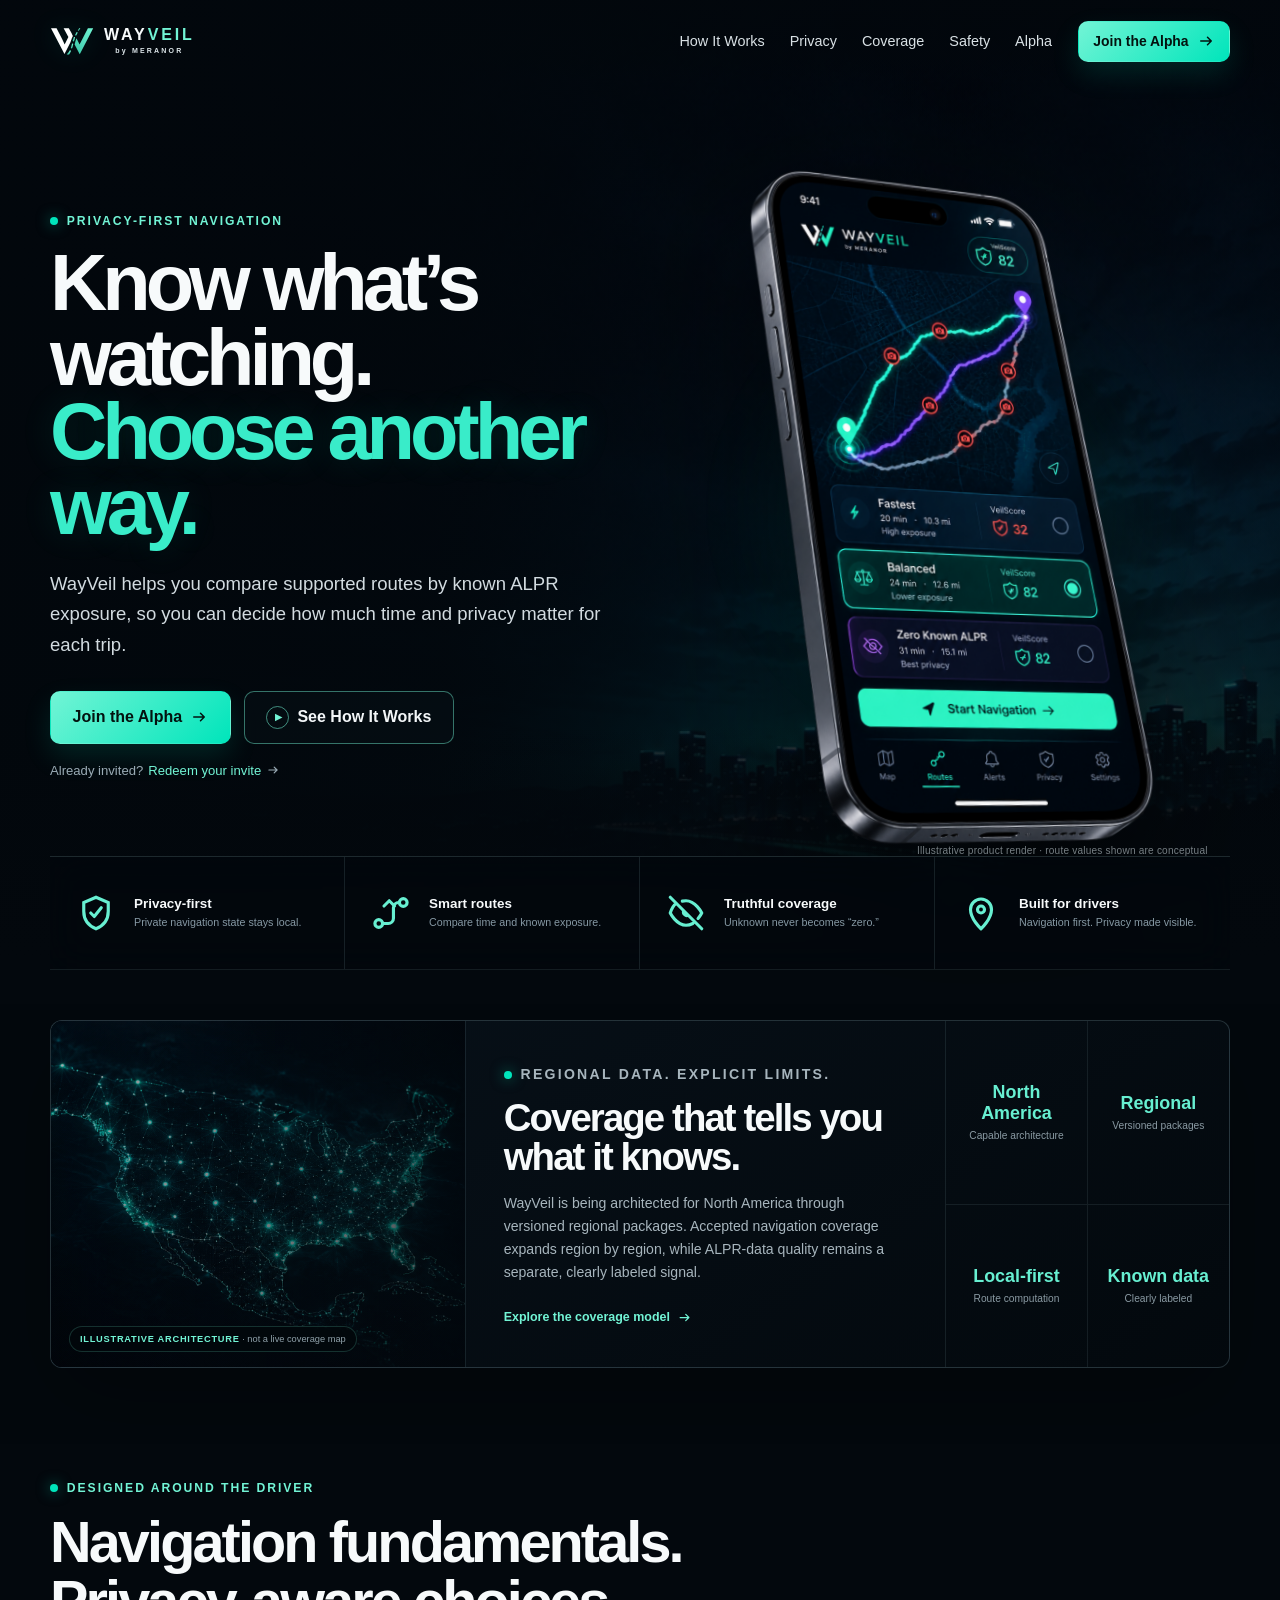
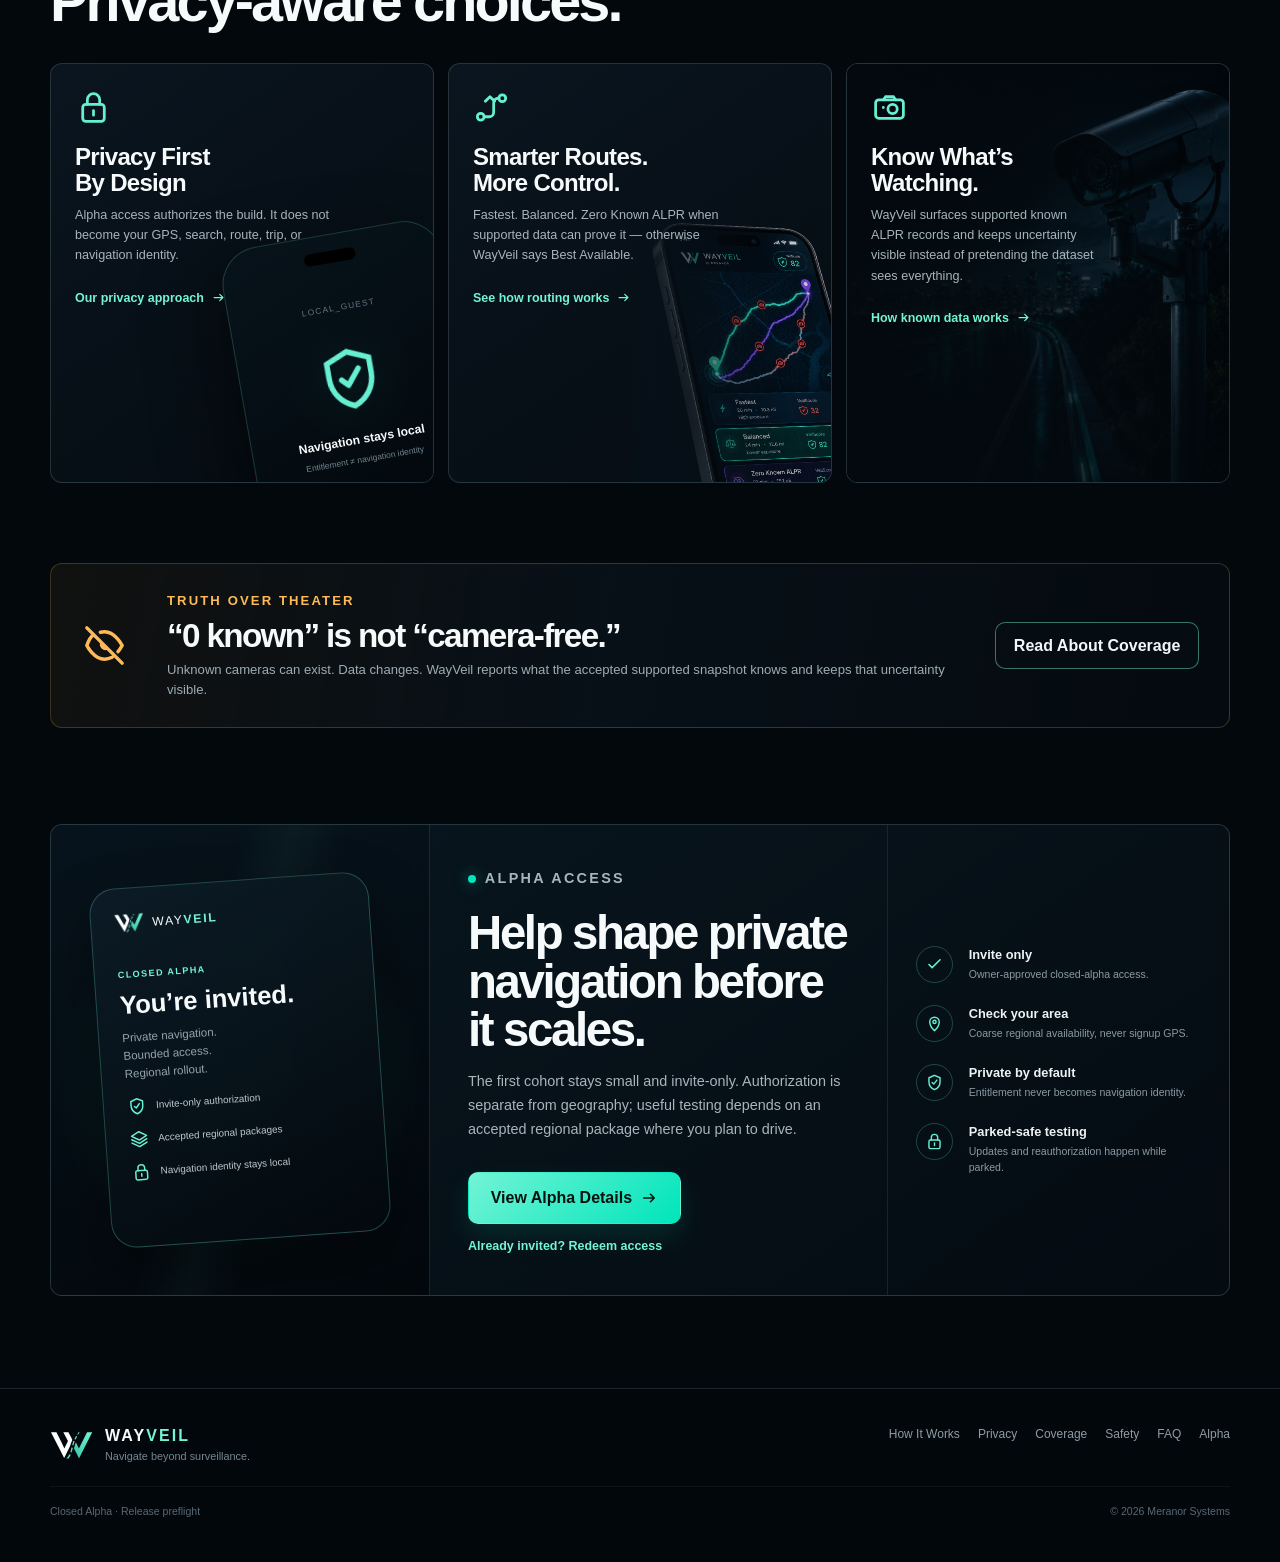
<file: wayveil/index.html>
<!doctype html>
<html lang="en">
<head>
  <meta charset="utf-8">
  <meta name="viewport" content="width=device-width,initial-scale=1,viewport-fit=cover">
  <meta name="theme-color" content="#03080d">
  <meta name="description" content="WayVeil is privacy-first navigation that helps drivers compare supported routes by known ALPR exposure and choose the tradeoff that works for them.">
  <title>WayVeil — Know what’s watching. Choose another way.</title>
  <link rel="stylesheet" href="assets/css/core.css">
  <link rel="stylesheet" href="assets/css/responsive.css">
  <link rel="stylesheet" href="assets/css/home-north-star.css">
</head>
<body class="wayveil-home">
  <svg class="svg-defs" aria-hidden="true" width="0" height="0" style="position:absolute">
    <symbol id="i-arrow" viewBox="0 0 24 24"><path d="M5 12h14M14 7l5 5-5 5" fill="none" stroke="currentColor" stroke-width="2" stroke-linecap="round" stroke-linejoin="round"/></symbol>
    <symbol id="i-shield" viewBox="0 0 24 24"><path d="M12 3l7 3v5c0 4.7-2.8 8.3-7 10-4.2-1.7-7-5.3-7-10V6l7-3z" fill="none" stroke="currentColor" stroke-width="1.8"/><path d="M9 12l2 2 4-5" fill="none" stroke="currentColor" stroke-width="1.8" stroke-linecap="round" stroke-linejoin="round"/></symbol>
    <symbol id="i-route" viewBox="0 0 24 24"><circle cx="5" cy="18" r="2.2" fill="none" stroke="currentColor" stroke-width="1.8"/><circle cx="19" cy="6" r="2.2" fill="none" stroke="currentColor" stroke-width="1.8"/><path d="M7.2 18h3.2a3 3 0 003-3V9a3 3 0 013-3h.4" fill="none" stroke="currentColor" stroke-width="1.8" stroke-linecap="round"/><path d="M8 8l3-3 3 3" fill="none" stroke="currentColor" stroke-width="1.8" stroke-linecap="round" stroke-linejoin="round"/></symbol>
    <symbol id="i-eye-off" viewBox="0 0 24 24"><path d="M3 3l18 18M10.7 10.7a2 2 0 002.6 2.6M9.9 5.2A11.7 11.7 0 0112 5c5.5 0 9 7 9 7a17.5 17.5 0 01-2.1 3.1M6.4 6.4C4.2 8.1 3 12 3 12s3.5 7 9 7c1.4 0 2.7-.4 3.9-1" fill="none" stroke="currentColor" stroke-width="1.8" stroke-linecap="round" stroke-linejoin="round"/></symbol>
    <symbol id="i-pin" viewBox="0 0 24 24"><path d="M12 21s6-5.4 6-11a6 6 0 10-12 0c0 5.6 6 11 6 11z" fill="none" stroke="currentColor" stroke-width="1.8"/><circle cx="12" cy="10" r="2" fill="none" stroke="currentColor" stroke-width="1.8"/></symbol>
    <symbol id="i-layers" viewBox="0 0 24 24"><path d="M12 3l9 5-9 5-9-5 9-5zM3 12l9 5 9-5M3 16l9 5 9-5" fill="none" stroke="currentColor" stroke-width="1.8" stroke-linecap="round" stroke-linejoin="round"/></symbol>
    <symbol id="i-lock" viewBox="0 0 24 24"><rect x="5" y="10" width="14" height="11" rx="2" fill="none" stroke="currentColor" stroke-width="1.8"/><path d="M8 10V7a4 4 0 018 0v3M12 14v3" fill="none" stroke="currentColor" stroke-width="1.8" stroke-linecap="round"/></symbol>
    <symbol id="i-camera" viewBox="0 0 24 24"><rect x="3" y="7" width="18" height="12" rx="2" fill="none" stroke="currentColor" stroke-width="1.8"/><path d="M8 7l1.5-2h5L16 7M8 12h.01" fill="none" stroke="currentColor" stroke-width="1.8" stroke-linecap="round"/><circle cx="14" cy="13" r="3" fill="none" stroke="currentColor" stroke-width="1.8"/></symbol>
    <symbol id="i-check" viewBox="0 0 24 24"><path d="M5 12l4 4L19 6" fill="none" stroke="currentColor" stroke-width="2" stroke-linecap="round" stroke-linejoin="round"/></symbol>
  </svg>

  <a class="skip-link" href="#main">Skip to content</a>
  <header class="site-header home-header">
    <div class="shell header-inner">
      <a class="brand" href="" aria-label="WayVeil home">
        <img src="assets/img/wayveil-mark.svg" alt="">
        <span class="wordmark"><span>WAY</span><strong>VEIL</strong><small>by MERANOR</small></span>
      </a>
      <nav class="desktop-nav" aria-label="Primary navigation">
        <a href="how-it-works/">How It Works</a><a href="privacy/">Privacy</a><a href="coverage/">Coverage</a><a href="safety/">Safety</a><a href="alpha/">Alpha</a>
      </nav>
      <a class="button button-primary header-cta" href="alpha/">Join the Alpha <svg class="button-icon" aria-hidden="true"><use href="#i-arrow"></use></svg></a>
      <button class="menu-button" type="button" aria-label="Open menu" aria-expanded="false" data-menu-button><span></span></button>
    </div>
    <nav class="mobile-nav" data-mobile-nav aria-label="Mobile navigation">
      <a href="how-it-works/">How It Works</a><a href="privacy/">Privacy</a><a href="coverage/">Coverage</a><a href="safety/">Safety</a><a href="alpha/">Alpha</a><a class="button button-primary" href="alpha/">Join the Alpha</a>
    </nav>
  </header>

  <main id="main">
    <section class="home-hero" aria-labelledby="hero-title">
      <picture class="hero-media" aria-hidden="true">
        <source media="(max-width:700px)" srcset="assets/img/home/hero-road-night-mobile.png">
        <img src="assets/img/home/hero-road-night-desktop.png" alt="" fetchpriority="high">
      </picture>
      <div class="hero-overlay" aria-hidden="true"></div>
      <div class="shell home-hero-grid">
        <div class="home-hero-copy">
          <p class="eyebrow"><span class="eyebrow-dot"></span>Privacy-first navigation</p>
          <h1 id="hero-title">Know what’s watching.<br><span>Choose another way.</span></h1>
          <p class="home-hero-lead">WayVeil helps you compare supported routes by known ALPR exposure, so you can decide how much time and privacy matter for each trip.</p>
          <div class="home-hero-actions">
            <a class="button button-primary button-large" href="alpha/">Join the Alpha <svg class="button-icon" aria-hidden="true"><use href="#i-arrow"></use></svg></a>
            <a class="button button-secondary button-large" href="how-it-works/"><span class="play-dot" aria-hidden="true">▶</span> See How It Works</a>
          </div>
          <a class="home-invite-link" href="invite/demo/">Already invited? <span>Redeem your invite</span> <svg class="button-icon" aria-hidden="true"><use href="#i-arrow"></use></svg></a>
        </div>

        <figure class="hero-product">
          <div class="hero-product-glow" aria-hidden="true"></div>
          <img src="assets/img/home/hero-phone-routes.png" alt="Illustrative WayVeil product render showing Fastest, Balanced and Zero Known ALPR route choices." fetchpriority="high">
          <figcaption>Illustrative product render · route values shown are conceptual</figcaption>
        </figure>
      </div>

      <div class="shell home-principles" aria-label="WayVeil principles">
        <article><span class="principle-icon"><svg aria-hidden="true"><use href="#i-shield"></use></svg></span><div><b>Privacy-first</b><span>Private navigation state stays local.</span></div></article>
        <article><span class="principle-icon"><svg aria-hidden="true"><use href="#i-route"></use></svg></span><div><b>Smart routes</b><span>Compare time and known exposure.</span></div></article>
        <article><span class="principle-icon"><svg aria-hidden="true"><use href="#i-eye-off"></use></svg></span><div><b>Truthful coverage</b><span>Unknown never becomes “zero.”</span></div></article>
        <article><span class="principle-icon"><svg aria-hidden="true"><use href="#i-pin"></use></svg></span><div><b>Built for drivers</b><span>Navigation first. Privacy made visible.</span></div></article>
      </div>
    </section>

    <section class="home-section coverage-story" aria-labelledby="coverage-title">
      <div class="shell coverage-panel">
        <figure class="coverage-art">
          <img src="assets/img/home/coverage-na-architecture.png" alt="Illustrative North America regional-package architecture visual. This is not a live coverage map." loading="lazy">
          <figcaption><span>Illustrative architecture</span> · not a live coverage map</figcaption>
        </figure>
        <div class="coverage-copy">
          <p class="eyebrow"><span class="eyebrow-dot"></span>Regional data. Explicit limits.</p>
          <h2 id="coverage-title">Coverage that tells you what it knows.</h2>
          <p>WayVeil is being architected for North America through versioned regional packages. Accepted navigation coverage expands region by region, while ALPR-data quality remains a separate, clearly labeled signal.</p>
          <a class="text-link" href="coverage/">Explore the coverage model <svg class="button-icon" aria-hidden="true"><use href="#i-arrow"></use></svg></a>
        </div>
        <div class="coverage-facts" aria-label="Coverage architecture facts">
          <div><strong>North America</strong><span>Capable architecture</span></div>
          <div><strong>Regional</strong><span>Versioned packages</span></div>
          <div><strong>Local-first</strong><span>Route computation</span></div>
          <div><strong>Known data</strong><span>Clearly labeled</span></div>
        </div>
      </div>
    </section>

    <section class="home-section home-features" aria-labelledby="features-title">
      <div class="shell">
        <div class="home-section-heading">
          <p class="eyebrow"><span class="eyebrow-dot"></span>Designed around the driver</p>
          <h2 id="features-title">Navigation fundamentals.<br>Privacy-aware choices.</h2>
        </div>
        <div class="feature-card-grid">
          <article class="feature-card privacy-card">
            <div class="feature-copy"><span class="feature-icon"><svg aria-hidden="true"><use href="#i-lock"></use></svg></span><h3>Privacy First<br>By Design</h3><p>Alpha access authorizes the build. It does not become your GPS, search, route, trip, or navigation identity.</p><a class="text-link" href="privacy/">Our privacy approach <svg class="button-icon" aria-hidden="true"><use href="#i-arrow"></use></svg></a></div>
            <div class="privacy-art" aria-hidden="true"><div class="privacy-device"><span>LOCAL_GUEST</span><svg><use href="#i-shield"></use></svg><b>Navigation stays local</b><small>Entitlement ≠ navigation identity</small></div></div>
          </article>

          <article class="feature-card route-card">
            <div class="feature-copy"><span class="feature-icon"><svg aria-hidden="true"><use href="#i-route"></use></svg></span><h3>Smarter Routes.<br>More Control.</h3><p>Fastest. Balanced. Zero Known ALPR when supported data can prove it — otherwise WayVeil says Best Available.</p><a class="text-link" href="how-it-works/">See how routing works <svg class="button-icon" aria-hidden="true"><use href="#i-arrow"></use></svg></a></div>
            <div class="route-card-art" aria-hidden="true"><img src="assets/img/home/hero-phone-routes.png" alt="" loading="lazy"></div>
          </article>

          <article class="feature-card surveillance-card">
            <img class="feature-bg" src="assets/img/home/feature-surveillance.png" alt="Night roadside camera overlooking a city highway." loading="lazy">
            <div class="feature-scrim" aria-hidden="true"></div>
            <div class="feature-copy"><span class="feature-icon"><svg aria-hidden="true"><use href="#i-camera"></use></svg></span><h3>Know What’s<br>Watching.</h3><p>WayVeil surfaces supported known ALPR records and keeps uncertainty visible instead of pretending the dataset sees everything.</p><a class="text-link" href="coverage/">How known data works <svg class="button-icon" aria-hidden="true"><use href="#i-arrow"></use></svg></a></div>
          </article>
        </div>
      </div>
    </section>

    <section class="home-section truth-section" aria-label="Known-data limitation">
      <div class="shell truth-panel">
        <span class="truth-icon"><svg aria-hidden="true"><use href="#i-eye-off"></use></svg></span>
        <div><p class="eyebrow">Truth over theater</p><h2>“0 known” is not “camera-free.”</h2><p>Unknown cameras can exist. Data changes. WayVeil reports what the accepted supported snapshot knows and keeps that uncertainty visible.</p></div>
        <a class="button button-secondary" href="coverage/">Read About Coverage</a>
      </div>
    </section>

    <section class="home-section alpha-home" aria-labelledby="alpha-title">
      <div class="shell alpha-home-panel">
        <div class="alpha-visual" aria-hidden="true">
          <div class="alpha-pass">
            <div class="alpha-pass-brand"><img src="assets/img/wayveil-mark.svg" alt=""><span>WAY<strong>VEIL</strong></span></div>
            <span class="alpha-status">CLOSED ALPHA</span>
            <h3>You’re invited.</h3>
            <p>Private navigation.<br>Bounded access.<br>Regional rollout.</p>
            <div class="alpha-pass-line"><svg><use href="#i-shield"></use></svg><span>Invite-only authorization</span></div>
            <div class="alpha-pass-line"><svg><use href="#i-layers"></use></svg><span>Accepted regional packages</span></div>
            <div class="alpha-pass-line"><svg><use href="#i-lock"></use></svg><span>Navigation identity stays local</span></div>
          </div>
        </div>
        <div class="alpha-home-copy">
          <p class="eyebrow"><span class="eyebrow-dot"></span>Alpha access</p>
          <h2 id="alpha-title">Help shape private navigation before it scales.</h2>
          <p>The first cohort stays small and invite-only. Authorization is separate from geography; useful testing depends on an accepted regional package where you plan to drive.</p>
          <div class="alpha-actions"><a class="button button-primary button-large" href="alpha/">View Alpha Details <svg class="button-icon" aria-hidden="true"><use href="#i-arrow"></use></svg></a><a class="text-link" href="invite/demo/">Already invited? Redeem access</a></div>
        </div>
        <div class="alpha-benefits">
          <div><span><svg aria-hidden="true"><use href="#i-check"></use></svg></span><p><strong>Invite only</strong>Owner-approved closed-alpha access.</p></div>
          <div><span><svg aria-hidden="true"><use href="#i-pin"></use></svg></span><p><strong>Check your area</strong>Coarse regional availability, never signup GPS.</p></div>
          <div><span><svg aria-hidden="true"><use href="#i-shield"></use></svg></span><p><strong>Private by default</strong>Entitlement never becomes navigation identity.</p></div>
          <div><span><svg aria-hidden="true"><use href="#i-lock"></use></svg></span><p><strong>Parked-safe testing</strong>Updates and reauthorization happen while parked.</p></div>
        </div>
      </div>
    </section>
  </main>

  <footer class="site-footer home-footer">
    <div class="shell footer-grid">
      <div class="footer-brand"><img src="assets/img/wayveil-mark.svg" alt=""><div><strong>WAY<span>VEIL</span></strong><small>Navigate beyond surveillance.</small></div></div>
      <nav class="footer-links" aria-label="Footer navigation"><a href="how-it-works/">How It Works</a><a href="privacy/">Privacy</a><a href="coverage/">Coverage</a><a href="safety/">Safety</a><a href="faq/">FAQ</a><a href="alpha/">Alpha</a></nav>
      <div class="footer-meta"><span>Closed Alpha · Release preflight</span><span>© 2026 Meranor Systems</span></div>
    </div>
  </footer>
  <script src="assets/js/site.js" defer></script>
</body>
</html>
</file>
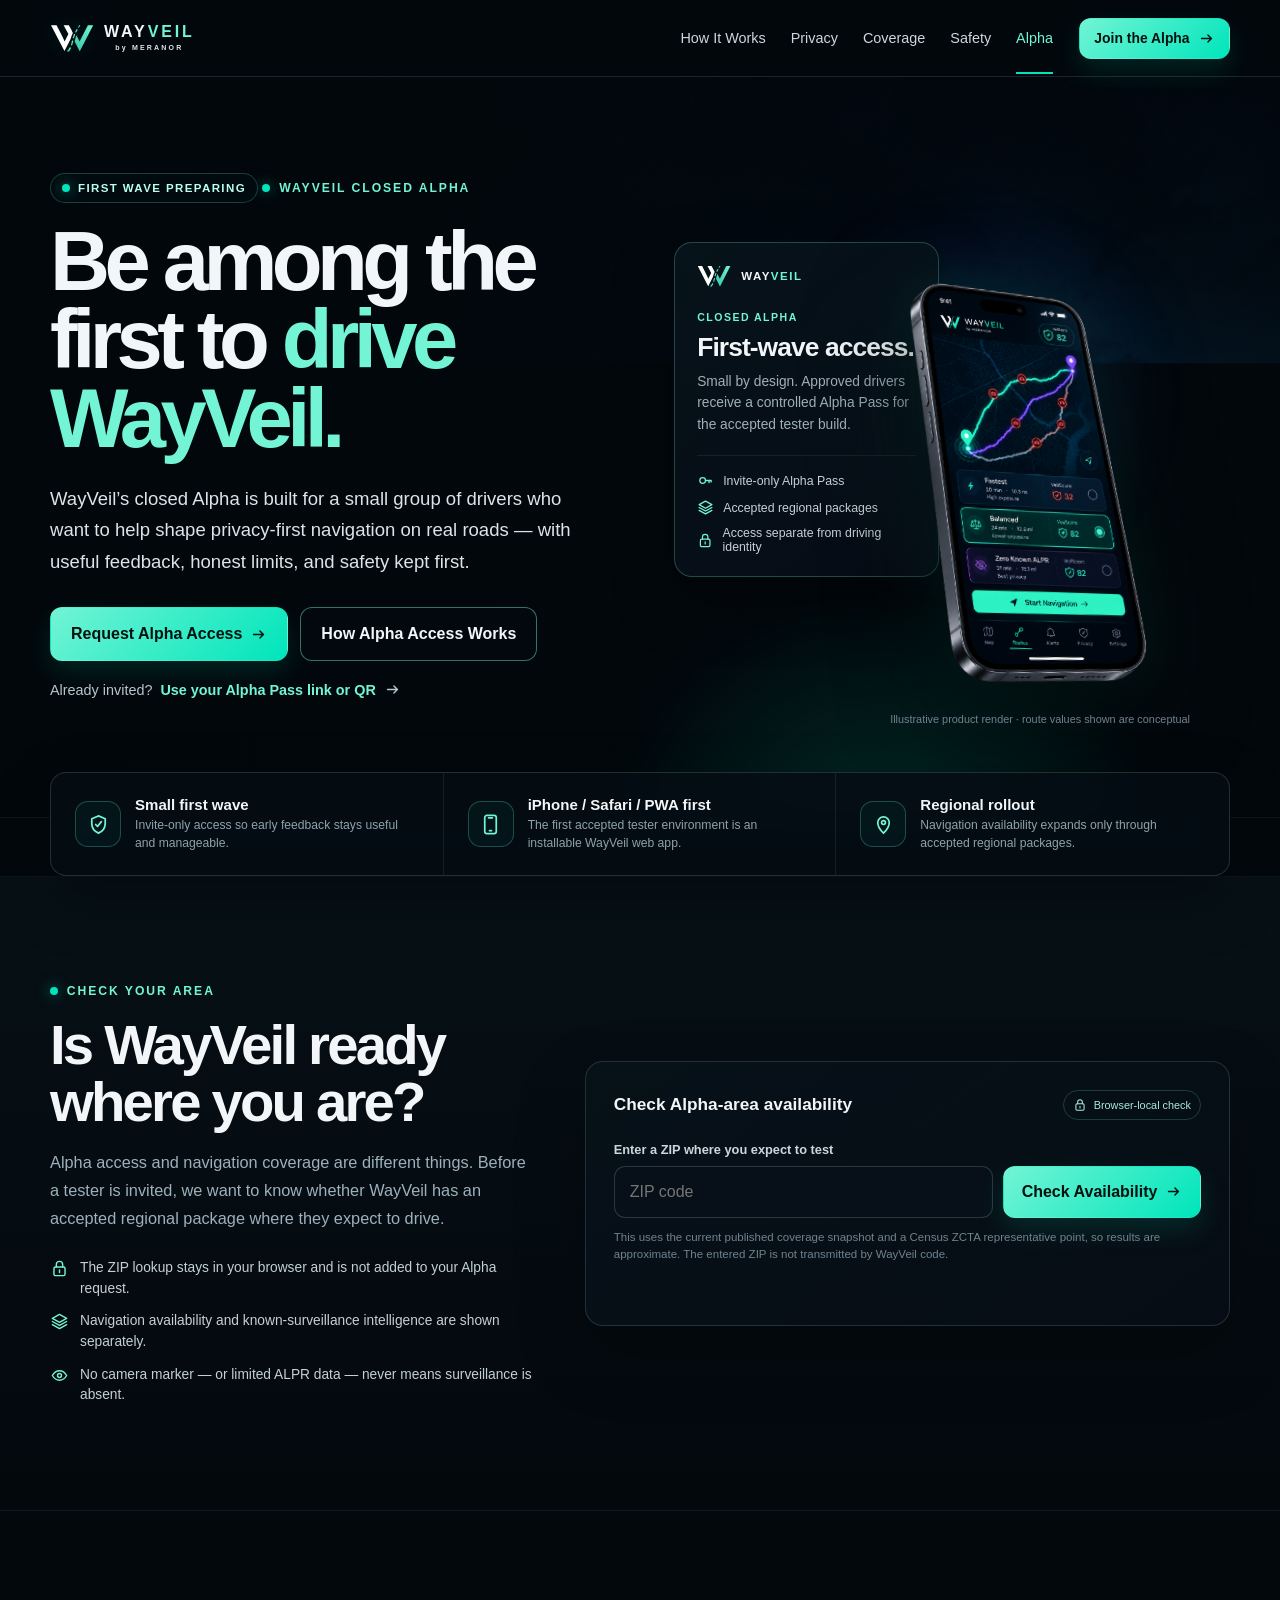
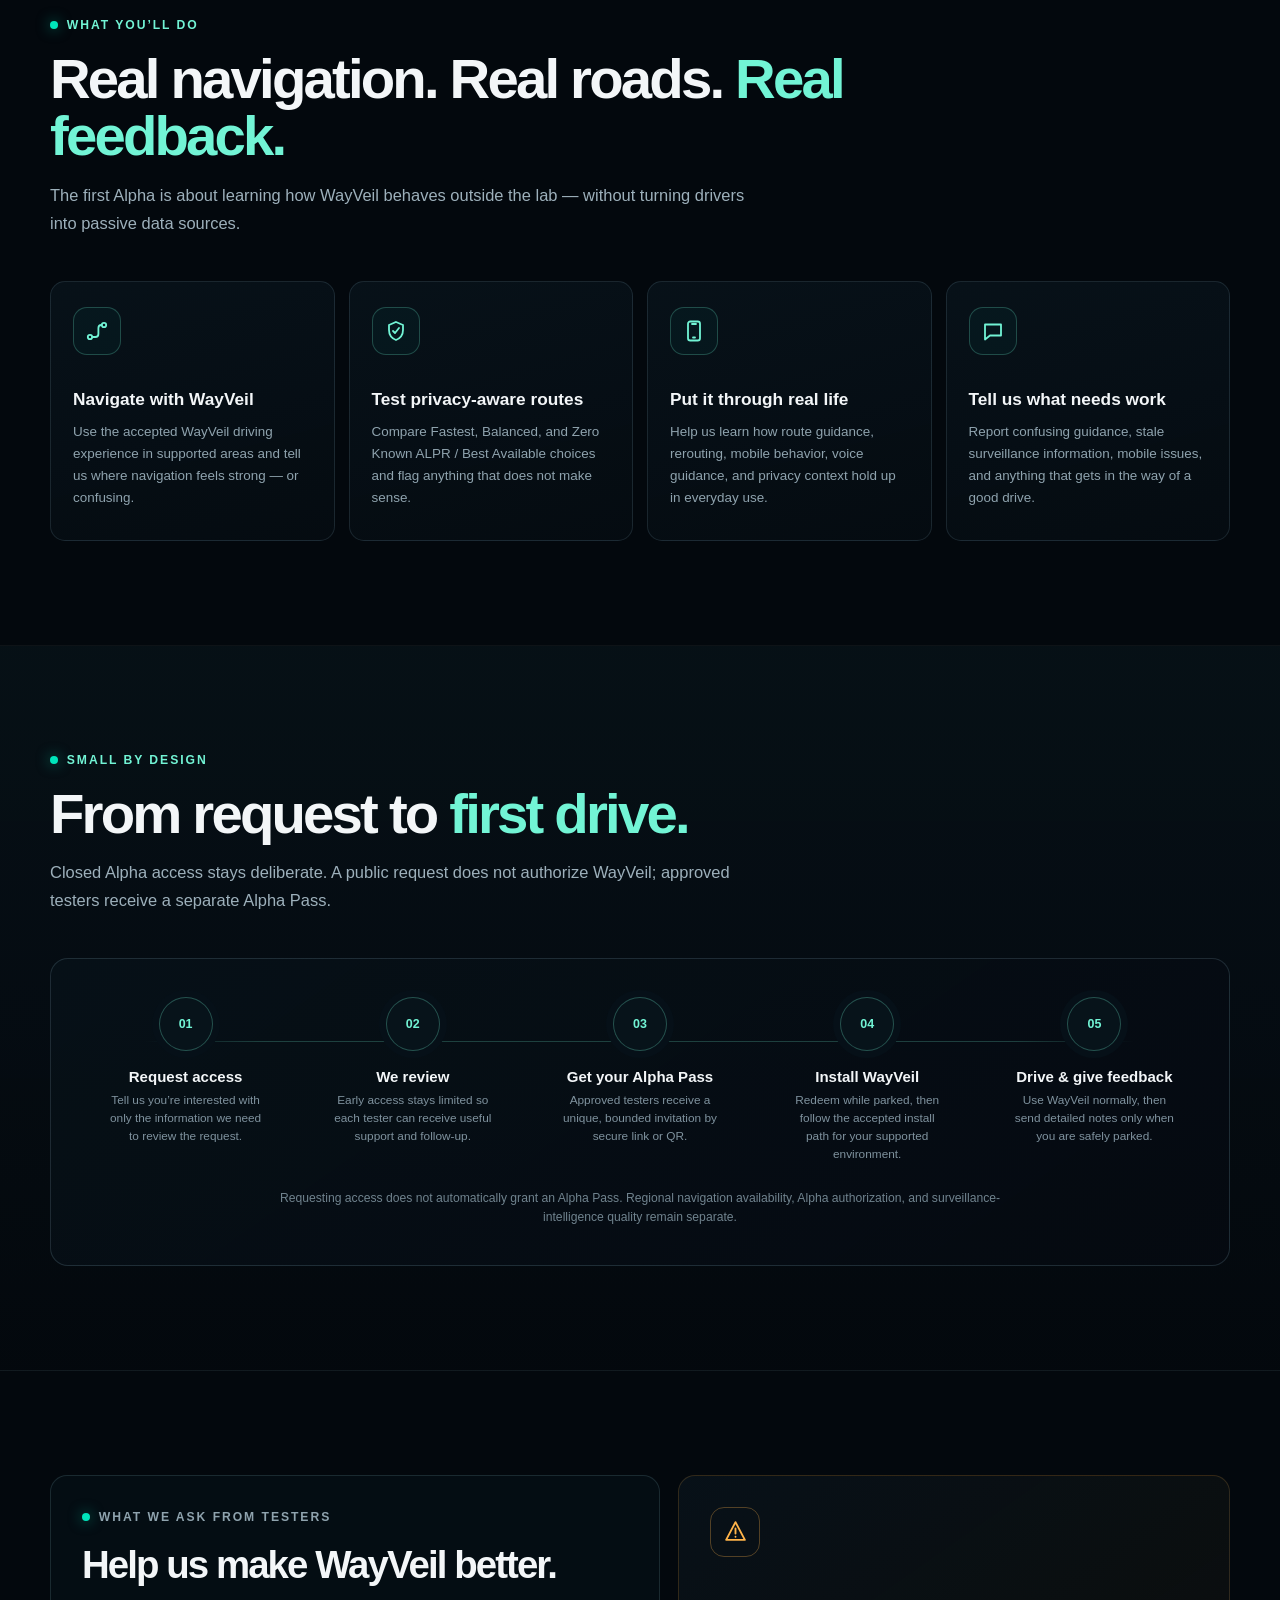
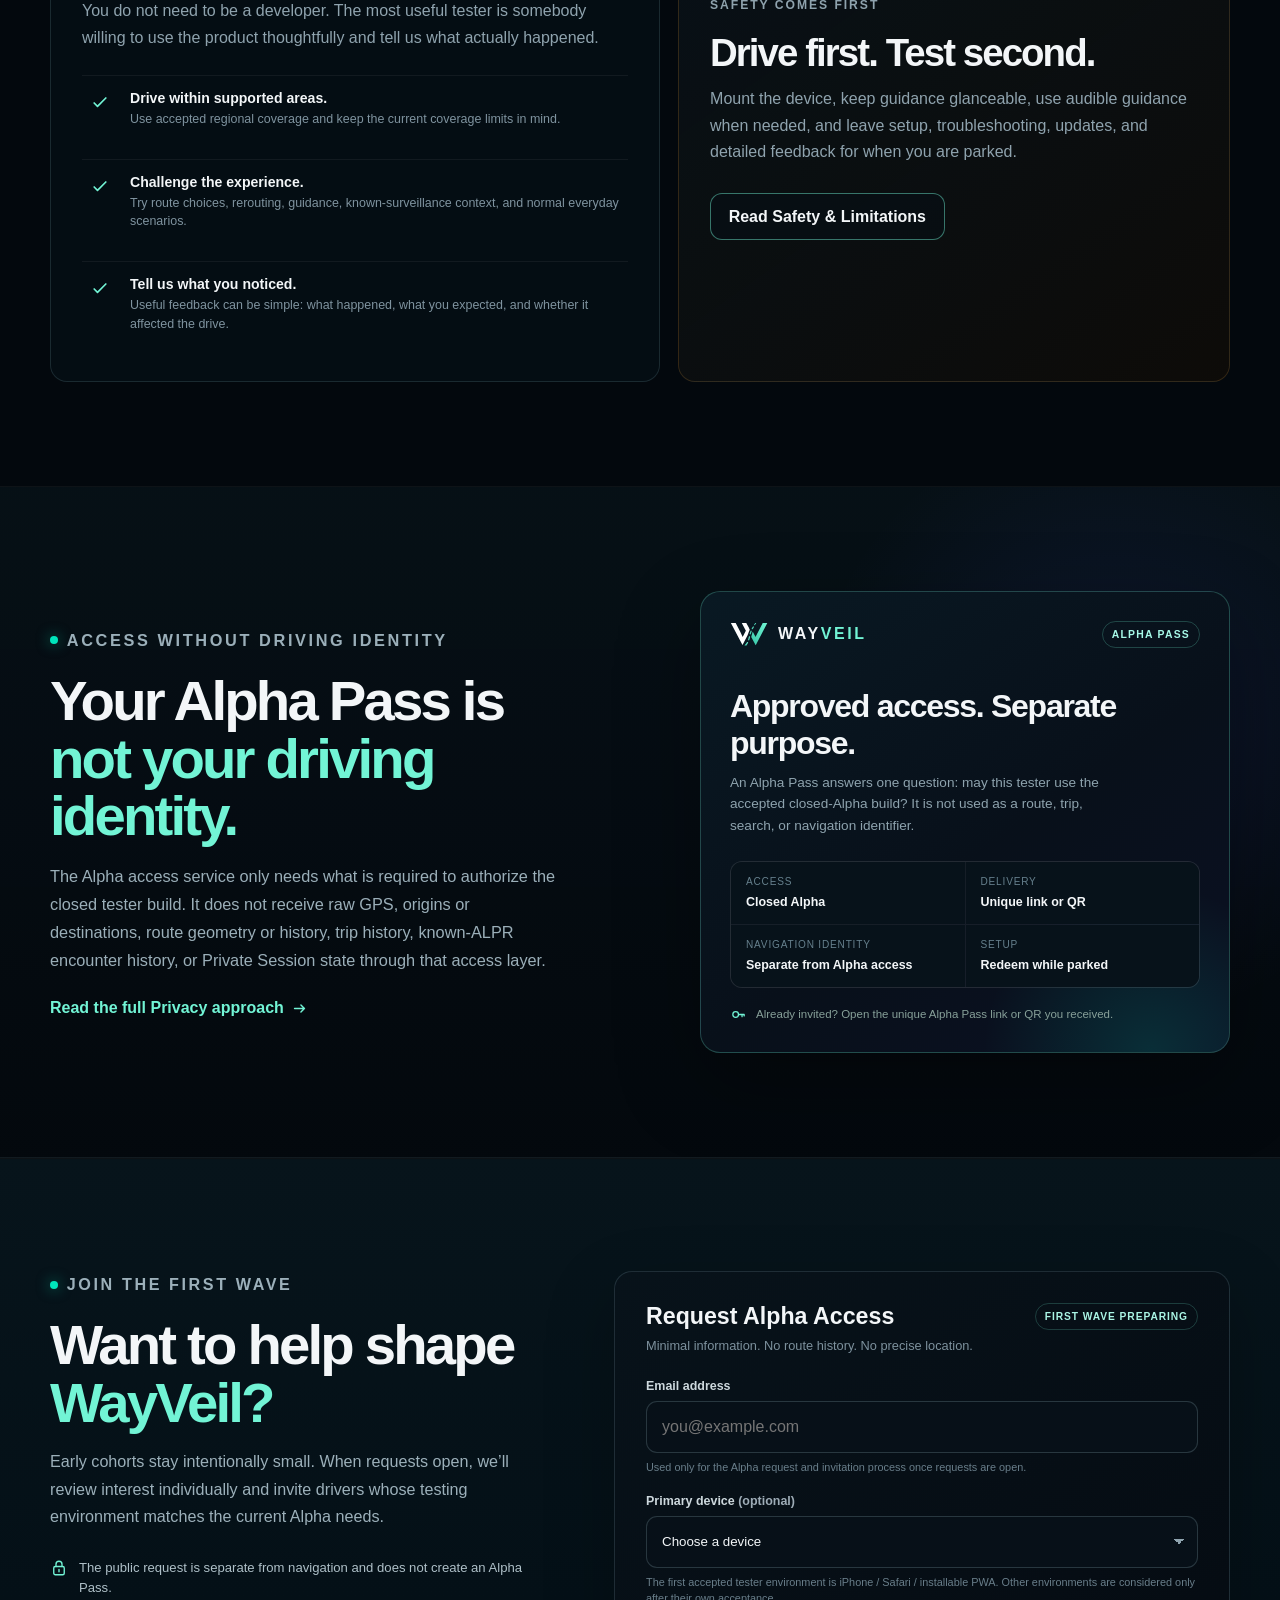
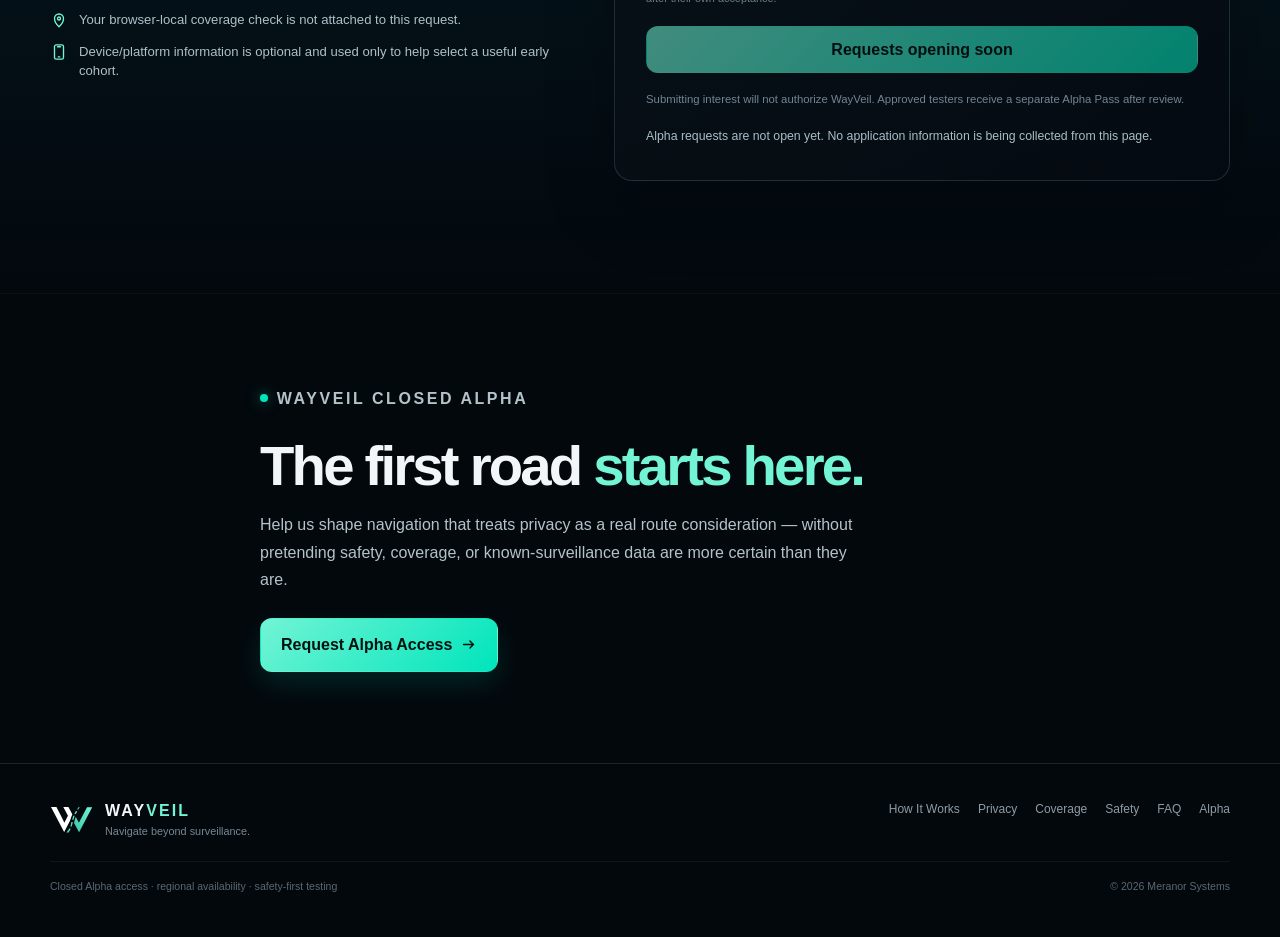
<file: wayveil/alpha/index.html>
<!doctype html>
<html lang="en">
<head>
  <meta charset="utf-8">
  <meta name="viewport" content="width=device-width,initial-scale=1,viewport-fit=cover">
  <meta name="theme-color" content="#03080d">
  <meta name="description" content="Learn about the WayVeil closed Alpha, check regional navigation availability, and see how early drivers can help shape privacy-first navigation.">
  <title>Closed Alpha — WayVeil</title>
  <link rel="stylesheet" href="../assets/css/core.css">
  <link rel="stylesheet" href="../assets/css/responsive.css">
  <link rel="stylesheet" href="../assets/css/alpha-north-star.css">
</head>
<body class="alpha-north-star" data-alpha-state="preparing">
  <svg class="svg-defs" aria-hidden="true" width="0" height="0" style="position:absolute">
    <symbol id="i-arrow" viewBox="0 0 24 24"><path d="M5 12h14M14 7l5 5-5 5" fill="none" stroke="currentColor" stroke-width="2" stroke-linecap="round" stroke-linejoin="round"/></symbol>
    <symbol id="i-shield" viewBox="0 0 24 24"><path d="M12 3l7 3v5c0 4.7-2.8 8.3-7 10-4.2-1.7-7-5.3-7-10V6l7-3z" fill="none" stroke="currentColor" stroke-width="1.8"/><path d="M9 12l2 2 4-5" fill="none" stroke="currentColor" stroke-width="1.8" stroke-linecap="round" stroke-linejoin="round"/></symbol>
    <symbol id="i-route" viewBox="0 0 24 24"><circle cx="5" cy="18" r="2.2" fill="none" stroke="currentColor" stroke-width="1.8"/><circle cx="19" cy="6" r="2.2" fill="none" stroke="currentColor" stroke-width="1.8"/><path d="M7.2 18h3.2a3 3 0 003-3V9a3 3 0 013-3h.4" fill="none" stroke="currentColor" stroke-width="1.8" stroke-linecap="round"/></symbol>
    <symbol id="i-phone" viewBox="0 0 24 24"><rect x="6" y="2.5" width="12" height="19" rx="2.3" fill="none" stroke="currentColor" stroke-width="1.8"/><path d="M10 5h4M11 18.5h2" fill="none" stroke="currentColor" stroke-width="1.8" stroke-linecap="round"/></symbol>
    <symbol id="i-layers" viewBox="0 0 24 24"><path d="M12 3l9 5-9 5-9-5 9-5zM3 12l9 5 9-5M3 16l9 5 9-5" fill="none" stroke="currentColor" stroke-width="1.8" stroke-linecap="round" stroke-linejoin="round"/></symbol>
    <symbol id="i-lock" viewBox="0 0 24 24"><rect x="5" y="10" width="14" height="11" rx="2" fill="none" stroke="currentColor" stroke-width="1.8"/><path d="M8 10V7a4 4 0 018 0v3M12 14v3" fill="none" stroke="currentColor" stroke-width="1.8" stroke-linecap="round"/></symbol>
    <symbol id="i-pin" viewBox="0 0 24 24"><path d="M12 21s6-5.4 6-11a6 6 0 10-12 0c0 5.6 6 11 6 11z" fill="none" stroke="currentColor" stroke-width="1.8"/><circle cx="12" cy="10" r="2" fill="none" stroke="currentColor" stroke-width="1.8"/></symbol>
    <symbol id="i-check" viewBox="0 0 24 24"><path d="M5 12l4 4L19 6" fill="none" stroke="currentColor" stroke-width="2" stroke-linecap="round" stroke-linejoin="round"/></symbol>
    <symbol id="i-eye" viewBox="0 0 24 24"><path d="M3 12s3.4-6 9-6 9 6 9 6-3.4 6-9 6-9-6-9-6z" fill="none" stroke="currentColor" stroke-width="1.8"/><circle cx="12" cy="12" r="2.5" fill="none" stroke="currentColor" stroke-width="1.8"/></symbol>
    <symbol id="i-message" viewBox="0 0 24 24"><path d="M4 5.5h16v11H9l-5 4v-15z" fill="none" stroke="currentColor" stroke-width="1.8" stroke-linejoin="round"/></symbol>
    <symbol id="i-key" viewBox="0 0 24 24"><circle cx="8" cy="12" r="4" fill="none" stroke="currentColor" stroke-width="1.8"/><path d="M12 12h8M17 12v3M20 12v2" fill="none" stroke="currentColor" stroke-width="1.8" stroke-linecap="round"/></symbol>
    <symbol id="i-alert" viewBox="0 0 24 24"><path d="M12 3l9 17H3L12 3z" fill="none" stroke="currentColor" stroke-width="1.8" stroke-linejoin="round"/><path d="M12 9v5M12 17h.01" fill="none" stroke="currentColor" stroke-width="1.8" stroke-linecap="round"/></symbol>
  </svg>

  <a class="skip-link" href="#main">Skip to content</a>
  <header class="site-header alpha-header">
    <div class="shell header-inner">
      <a class="brand" href="../" aria-label="WayVeil home">
        <img src="../assets/img/wayveil-mark.svg" alt="">
        <span class="wordmark"><span>WAY</span><strong>VEIL</strong><small>by MERANOR</small></span>
      </a>
      <nav class="desktop-nav" aria-label="Primary navigation">
        <a href="../how-it-works/">How It Works</a>
        <a href="../privacy/">Privacy</a>
        <a href="../coverage/">Coverage</a>
        <a href="../safety/">Safety</a>
        <a href="../alpha/" aria-current="page">Alpha</a>
      </nav>
      <a class="button button-primary header-cta" href="#request-alpha">Join the Alpha <svg class="button-icon" aria-hidden="true"><use href="#i-arrow"></use></svg></a>
      <button class="menu-button" type="button" aria-label="Open menu" aria-expanded="false" data-menu-button><span></span></button>
    </div>
    <nav class="mobile-nav" data-mobile-nav aria-label="Mobile navigation">
      <a href="../how-it-works/">How It Works</a><a href="../privacy/">Privacy</a><a href="../coverage/">Coverage</a><a href="../safety/">Safety</a><a href="../alpha/" aria-current="page">Alpha</a><a class="button button-primary" href="#request-alpha">Join the Alpha</a>
    </nav>
  </header>

  <main id="main">
    <section class="alpha-hero" aria-labelledby="alpha-hero-title">
      <picture class="alpha-hero-media" aria-hidden="true">
        <source media="(max-width:700px)" srcset="../assets/img/home/hero-road-night-mobile.png">
        <img src="../assets/img/home/hero-road-night-desktop.png" alt="" fetchpriority="high">
      </picture>
      <div class="alpha-hero-scrim" aria-hidden="true"></div>
      <div class="shell alpha-hero-grid">
        <div class="alpha-hero-copy">
          <div class="alpha-release-chip"><i aria-hidden="true"></i><span data-alpha-live-state>First wave preparing</span></div>
          <p class="eyebrow"><span class="eyebrow-dot"></span>WayVeil closed Alpha</p>
          <h1 id="alpha-hero-title">Be among the first to <span>drive WayVeil.</span></h1>
          <p class="alpha-hero-lead">WayVeil’s closed Alpha is built for a small group of drivers who want to help shape privacy-first navigation on real roads — with useful feedback, honest limits, and safety kept first.</p>
          <div class="alpha-hero-actions">
            <a class="button button-primary button-large" href="#request-alpha">Request Alpha Access <svg class="button-icon" aria-hidden="true"><use href="#i-arrow"></use></svg></a>
            <a class="button button-secondary button-large" href="#alpha-pass">How Alpha Access Works</a>
          </div>
          <a class="alpha-hero-invite" href="#already-invited">Already invited? <strong>Use your Alpha Pass link or QR</strong> <svg class="button-icon" aria-hidden="true"><use href="#i-arrow"></use></svg></a>
        </div>

        <figure class="alpha-hero-stage">
          <div class="alpha-phone-glow" aria-hidden="true"></div>
          <div class="alpha-access-ticket" aria-label="Illustrative WayVeil Alpha Pass card">
            <div class="alpha-ticket-head"><img src="../assets/img/wayveil-mark.svg" alt=""><span>WAY<strong>VEIL</strong></span></div>
            <span class="alpha-ticket-label">Closed Alpha</span>
            <h3>First-wave access.</h3>
            <p>Small by design. Approved drivers receive a controlled Alpha Pass for the accepted tester build.</p>
            <div class="alpha-ticket-lines">
              <div><svg aria-hidden="true"><use href="#i-key"></use></svg><span>Invite-only Alpha Pass</span></div>
              <div><svg aria-hidden="true"><use href="#i-layers"></use></svg><span>Accepted regional packages</span></div>
              <div><svg aria-hidden="true"><use href="#i-lock"></use></svg><span>Access separate from driving identity</span></div>
            </div>
          </div>
          <img class="alpha-hero-phone" src="../assets/img/home/hero-phone-routes.png" alt="Illustrative WayVeil product render showing privacy-aware route choices." fetchpriority="high">
          <figcaption class="alpha-stage-note">Illustrative product render · route values shown are conceptual</figcaption>
        </figure>
      </div>
    </section>

    <div class="shell alpha-glance" aria-label="Closed Alpha at a glance">
      <div class="alpha-glance-grid">
        <article><span class="alpha-glance-icon"><svg aria-hidden="true"><use href="#i-shield"></use></svg></span><div><b>Small first wave</b><span>Invite-only access so early feedback stays useful and manageable.</span></div></article>
        <article><span class="alpha-glance-icon"><svg aria-hidden="true"><use href="#i-phone"></use></svg></span><div><b>iPhone / Safari / PWA first</b><span>The first accepted tester environment is an installable WayVeil web app.</span></div></article>
        <article><span class="alpha-glance-icon"><svg aria-hidden="true"><use href="#i-pin"></use></svg></span><div><b>Regional rollout</b><span>Navigation availability expands only through accepted regional packages.</span></div></article>
      </div>
    </div>

    <section class="alpha-section alpha-section-soft" aria-labelledby="availability-title">
      <div class="shell alpha-coverage-grid">
        <div class="alpha-coverage-copy">
          <p class="eyebrow"><span class="eyebrow-dot"></span>Check your area</p>
          <h2 id="availability-title">Is WayVeil ready <span>where you are?</span></h2>
          <p>Alpha access and navigation coverage are different things. Before a tester is invited, we want to know whether WayVeil has an accepted regional package where they expect to drive.</p>
          <div class="alpha-coverage-points">
            <div><svg aria-hidden="true"><use href="#i-lock"></use></svg><span>The ZIP lookup stays in your browser and is not added to your Alpha request.</span></div>
            <div><svg aria-hidden="true"><use href="#i-layers"></use></svg><span>Navigation availability and known-surveillance intelligence are shown separately.</span></div>
            <div><svg aria-hidden="true"><use href="#i-eye"></use></svg><span>No camera marker — or limited ALPR data — never means surveillance is absent.</span></div>
          </div>
        </div>

        <div class="alpha-coverage-card">
          <div class="alpha-coverage-card-head"><strong>Check Alpha-area availability</strong><span class="alpha-private-chip"><svg aria-hidden="true"><use href="#i-lock"></use></svg>Browser-local check</span></div>
          <form class="alpha-coverage-form" data-alpha-coverage-form novalidate>
            <label for="alpha-coverage-zip">Enter a ZIP where you expect to test</label>
            <div class="alpha-coverage-row">
              <input id="alpha-coverage-zip" name="zip" type="text" inputmode="numeric" autocomplete="postal-code" pattern="[0-9]{5}" maxlength="5" placeholder="ZIP code" aria-describedby="alpha-coverage-note">
              <button class="button button-primary" type="submit">Check Availability <svg class="button-icon" aria-hidden="true"><use href="#i-arrow"></use></svg></button>
            </div>
            <p class="alpha-coverage-note" id="alpha-coverage-note">This uses the current published coverage snapshot and a Census ZCTA representative point, so results are approximate. The entered ZIP is not transmitted by WayVeil code.</p>
            <p class="alpha-coverage-status" data-alpha-coverage-status role="status" aria-live="polite"></p>
          </form>

          <div class="alpha-coverage-result" data-alpha-coverage-result hidden>
            <div class="alpha-result-head"><div><span data-result-place>Area</span><strong data-result-title>Coverage result</strong></div><b class="alpha-result-state" data-result-state>Checking</b></div>
            <div class="alpha-result-grid"><div><span>Navigation package</span><b data-result-navigation>—</b></div><div><span>Known-surveillance intelligence</span><b data-result-surveillance>—</b></div></div>
            <p class="alpha-result-caveat" data-result-caveat></p>
          </div>
        </div>
      </div>
    </section>

    <section class="alpha-section" aria-labelledby="testing-title">
      <div class="shell">
        <div class="alpha-section-heading">
          <p class="eyebrow"><span class="eyebrow-dot"></span>What you’ll do</p>
          <h2 id="testing-title">Real navigation. Real roads. <span>Real feedback.</span></h2>
          <p>The first Alpha is about learning how WayVeil behaves outside the lab — without turning drivers into passive data sources.</p>
        </div>
        <div class="alpha-test-grid">
          <article class="alpha-test-card"><span class="alpha-test-icon"><svg aria-hidden="true"><use href="#i-route"></use></svg></span><h3>Navigate with WayVeil</h3><p>Use the accepted WayVeil driving experience in supported areas and tell us where navigation feels strong — or confusing.</p></article>
          <article class="alpha-test-card"><span class="alpha-test-icon"><svg aria-hidden="true"><use href="#i-shield"></use></svg></span><h3>Test privacy-aware routes</h3><p>Compare Fastest, Balanced, and Zero Known ALPR / Best Available choices and flag anything that does not make sense.</p></article>
          <article class="alpha-test-card"><span class="alpha-test-icon"><svg aria-hidden="true"><use href="#i-phone"></use></svg></span><h3>Put it through real life</h3><p>Help us learn how route guidance, rerouting, mobile behavior, voice guidance, and privacy context hold up in everyday use.</p></article>
          <article class="alpha-test-card"><span class="alpha-test-icon"><svg aria-hidden="true"><use href="#i-message"></use></svg></span><h3>Tell us what needs work</h3><p>Report confusing guidance, stale surveillance information, mobile issues, and anything that gets in the way of a good drive.</p></article>
        </div>
      </div>
    </section>

    <section class="alpha-section alpha-section-soft" aria-labelledby="journey-title">
      <div class="shell">
        <div class="alpha-section-heading">
          <p class="eyebrow"><span class="eyebrow-dot"></span>Small by design</p>
          <h2 id="journey-title">From request to <span>first drive.</span></h2>
          <p>Closed Alpha access stays deliberate. A public request does not authorize WayVeil; approved testers receive a separate Alpha Pass.</p>
        </div>
        <div class="alpha-journey">
          <div class="alpha-journey-grid">
            <article class="alpha-step"><span class="alpha-step-number">01</span><h3>Request access</h3><p>Tell us you’re interested with only the information we need to review the request.</p></article>
            <article class="alpha-step"><span class="alpha-step-number">02</span><h3>We review</h3><p>Early access stays limited so each tester can receive useful support and follow-up.</p></article>
            <article class="alpha-step"><span class="alpha-step-number">03</span><h3>Get your Alpha Pass</h3><p>Approved testers receive a unique, bounded invitation by secure link or QR.</p></article>
            <article class="alpha-step"><span class="alpha-step-number">04</span><h3>Install WayVeil</h3><p>Redeem while parked, then follow the accepted install path for your supported environment.</p></article>
            <article class="alpha-step"><span class="alpha-step-number">05</span><h3>Drive &amp; give feedback</h3><p>Use WayVeil normally, then send detailed notes only when you are safely parked.</p></article>
          </div>
          <p class="alpha-small-note">Requesting access does not automatically grant an Alpha Pass. Regional navigation availability, Alpha authorization, and surveillance-intelligence quality remain separate.</p>
        </div>
      </div>
    </section>

    <section class="alpha-section" aria-labelledby="expect-title">
      <div class="shell alpha-expect-grid">
        <article class="alpha-expect-panel">
          <p class="eyebrow"><span class="eyebrow-dot"></span>What we ask from testers</p>
          <h2 id="expect-title">Help us make WayVeil better.</h2>
          <p>You do not need to be a developer. The most useful tester is somebody willing to use the product thoughtfully and tell us what actually happened.</p>
          <div class="alpha-expect-list">
            <div><svg aria-hidden="true"><use href="#i-check"></use></svg><p><b>Drive within supported areas.</b><span>Use accepted regional coverage and keep the current coverage limits in mind.</span></p></div>
            <div><svg aria-hidden="true"><use href="#i-check"></use></svg><p><b>Challenge the experience.</b><span>Try route choices, rerouting, guidance, known-surveillance context, and normal everyday scenarios.</span></p></div>
            <div><svg aria-hidden="true"><use href="#i-check"></use></svg><p><b>Tell us what you noticed.</b><span>Useful feedback can be simple: what happened, what you expected, and whether it affected the drive.</span></p></div>
          </div>
        </article>

        <aside class="alpha-safety-panel">
          <span class="alpha-safety-icon"><svg aria-hidden="true"><use href="#i-alert"></use></svg></span>
          <p class="eyebrow">Safety comes first</p>
          <h2>Drive first. Test second.</h2>
          <p>Mount the device, keep guidance glanceable, use audible guidance when needed, and leave setup, troubleshooting, updates, and detailed feedback for when you are parked.</p>
          <a class="button button-secondary" href="../safety/">Read Safety &amp; Limitations</a>
        </aside>
      </div>
    </section>

    <section class="alpha-section alpha-section-soft alpha-pass-section" id="alpha-pass" aria-labelledby="pass-title">
      <div class="shell alpha-pass-grid">
        <div class="alpha-pass-copy">
          <p class="eyebrow"><span class="eyebrow-dot"></span>Access without driving identity</p>
          <h2 id="pass-title">Your Alpha Pass is <span>not your driving identity.</span></h2>
          <p>The Alpha access service only needs what is required to authorize the closed tester build. It does not receive raw GPS, origins or destinations, route geometry or history, trip history, known-ALPR encounter history, or Private Session state through that access layer.</p>
          <a class="text-link" href="../privacy/">Read the full Privacy approach <svg class="button-icon" aria-hidden="true"><use href="#i-arrow"></use></svg></a>
        </div>
        <div class="alpha-pass-card" id="already-invited">
          <div class="alpha-pass-brand"><div><img src="../assets/img/wayveil-mark.svg" alt=""><b>WAY<span>VEIL</span></b></div><span class="alpha-pass-state">Alpha Pass</span></div>
          <h3>Approved access. Separate purpose.</h3>
          <p>An Alpha Pass answers one question: may this tester use the accepted closed-Alpha build? It is not used as a route, trip, search, or navigation identifier.</p>
          <div class="alpha-pass-details"><div><span>Access</span><b>Closed Alpha</b></div><div><span>Delivery</span><b>Unique link or QR</b></div><div><span>Navigation identity</span><b>Separate from Alpha access</b></div><div><span>Setup</span><b>Redeem while parked</b></div></div>
          <div class="alpha-pass-foot"><svg aria-hidden="true"><use href="#i-key"></use></svg><span>Already invited? Open the unique Alpha Pass link or QR you received.</span></div>
        </div>
      </div>
    </section>

    <section class="alpha-request-section" id="request-alpha" aria-labelledby="request-title">
      <div class="shell alpha-request-grid">
        <div class="alpha-request-copy">
          <p class="eyebrow"><span class="eyebrow-dot"></span>Join the first wave</p>
          <h2 id="request-title">Want to help shape <span>WayVeil?</span></h2>
          <p>Early cohorts stay intentionally small. When requests open, we’ll review interest individually and invite drivers whose testing environment matches the current Alpha needs.</p>
          <div class="alpha-request-facts">
            <div><svg aria-hidden="true"><use href="#i-lock"></use></svg><span>The public request is separate from navigation and does not create an Alpha Pass.</span></div>
            <div><svg aria-hidden="true"><use href="#i-pin"></use></svg><span>Your browser-local coverage check is not attached to this request.</span></div>
            <div><svg aria-hidden="true"><use href="#i-phone"></use></svg><span>Device/platform information is optional and used only to help select a useful early cohort.</span></div>
          </div>
        </div>

        <div class="alpha-request-card">
          <div class="alpha-request-card-head"><div><h3>Request Alpha Access</h3><p>Minimal information. No route history. No precise location.</p></div><span class="alpha-request-badge" data-alpha-live-state>First wave preparing</span></div>
          <form class="alpha-request-form" data-alpha-request-form novalidate>
            <div class="alpha-field"><label for="alpha-email">Email address</label><input id="alpha-email" name="email" type="email" autocomplete="email" placeholder="you@example.com" required><small>Used only for the Alpha request and invitation process once requests are open.</small></div>
            <div class="alpha-field"><label for="alpha-device">Primary device <span class="muted">(optional)</span></label><select id="alpha-device" name="device"><option value="">Choose a device</option><option value="iphone">iPhone</option><option value="android">Android</option><option value="other">Other</option></select><small>The first accepted tester environment is iPhone / Safari / installable PWA. Other environments are considered only after their own acceptance.</small></div>
            <button class="button button-primary alpha-request-submit" type="submit" data-request-submit disabled>Requests opening soon</button>
            <p class="alpha-request-note">Submitting interest will not authorize WayVeil. Approved testers receive a separate Alpha Pass after review.</p>
            <p class="alpha-request-status" data-alpha-request-status role="status" aria-live="polite"></p>
          </form>
        </div>
      </div>
    </section>

    <section class="alpha-closing" aria-labelledby="closing-title">
      <img src="../assets/img/coverage/coverage-alpha-cta.png" alt="" loading="lazy">
      <div class="shell alpha-closing-inner">
        <p class="eyebrow"><span class="eyebrow-dot"></span>WayVeil closed Alpha</p>
        <h2 id="closing-title">The first road <span>starts here.</span></h2>
        <p>Help us shape navigation that treats privacy as a real route consideration — without pretending safety, coverage, or known-surveillance data are more certain than they are.</p>
        <a class="button button-primary button-large" href="#request-alpha">Request Alpha Access <svg class="button-icon" aria-hidden="true"><use href="#i-arrow"></use></svg></a>
      </div>
    </section>
  </main>

  <footer class="site-footer alpha-footer">
    <div class="shell footer-grid">
      <div class="footer-brand"><img src="../assets/img/wayveil-mark.svg" alt=""><div><strong>WAY<span>VEIL</span></strong><small>Navigate beyond surveillance.</small></div></div>
      <nav class="footer-links" aria-label="Footer navigation"><a href="../how-it-works/">How It Works</a><a href="../privacy/">Privacy</a><a href="../coverage/">Coverage</a><a href="../safety/">Safety</a><a href="../faq/">FAQ</a><a href="../alpha/">Alpha</a></nav>
      <div class="footer-meta"><span>Closed Alpha access · regional availability · safety-first testing</span><span>© 2026 Meranor Systems</span></div>
    </div>
  </footer>

  <script src="../assets/js/site.js" defer></script>
  <script src="../assets/js/alpha-north-star.js" defer></script>
</body>
</html>
</file>
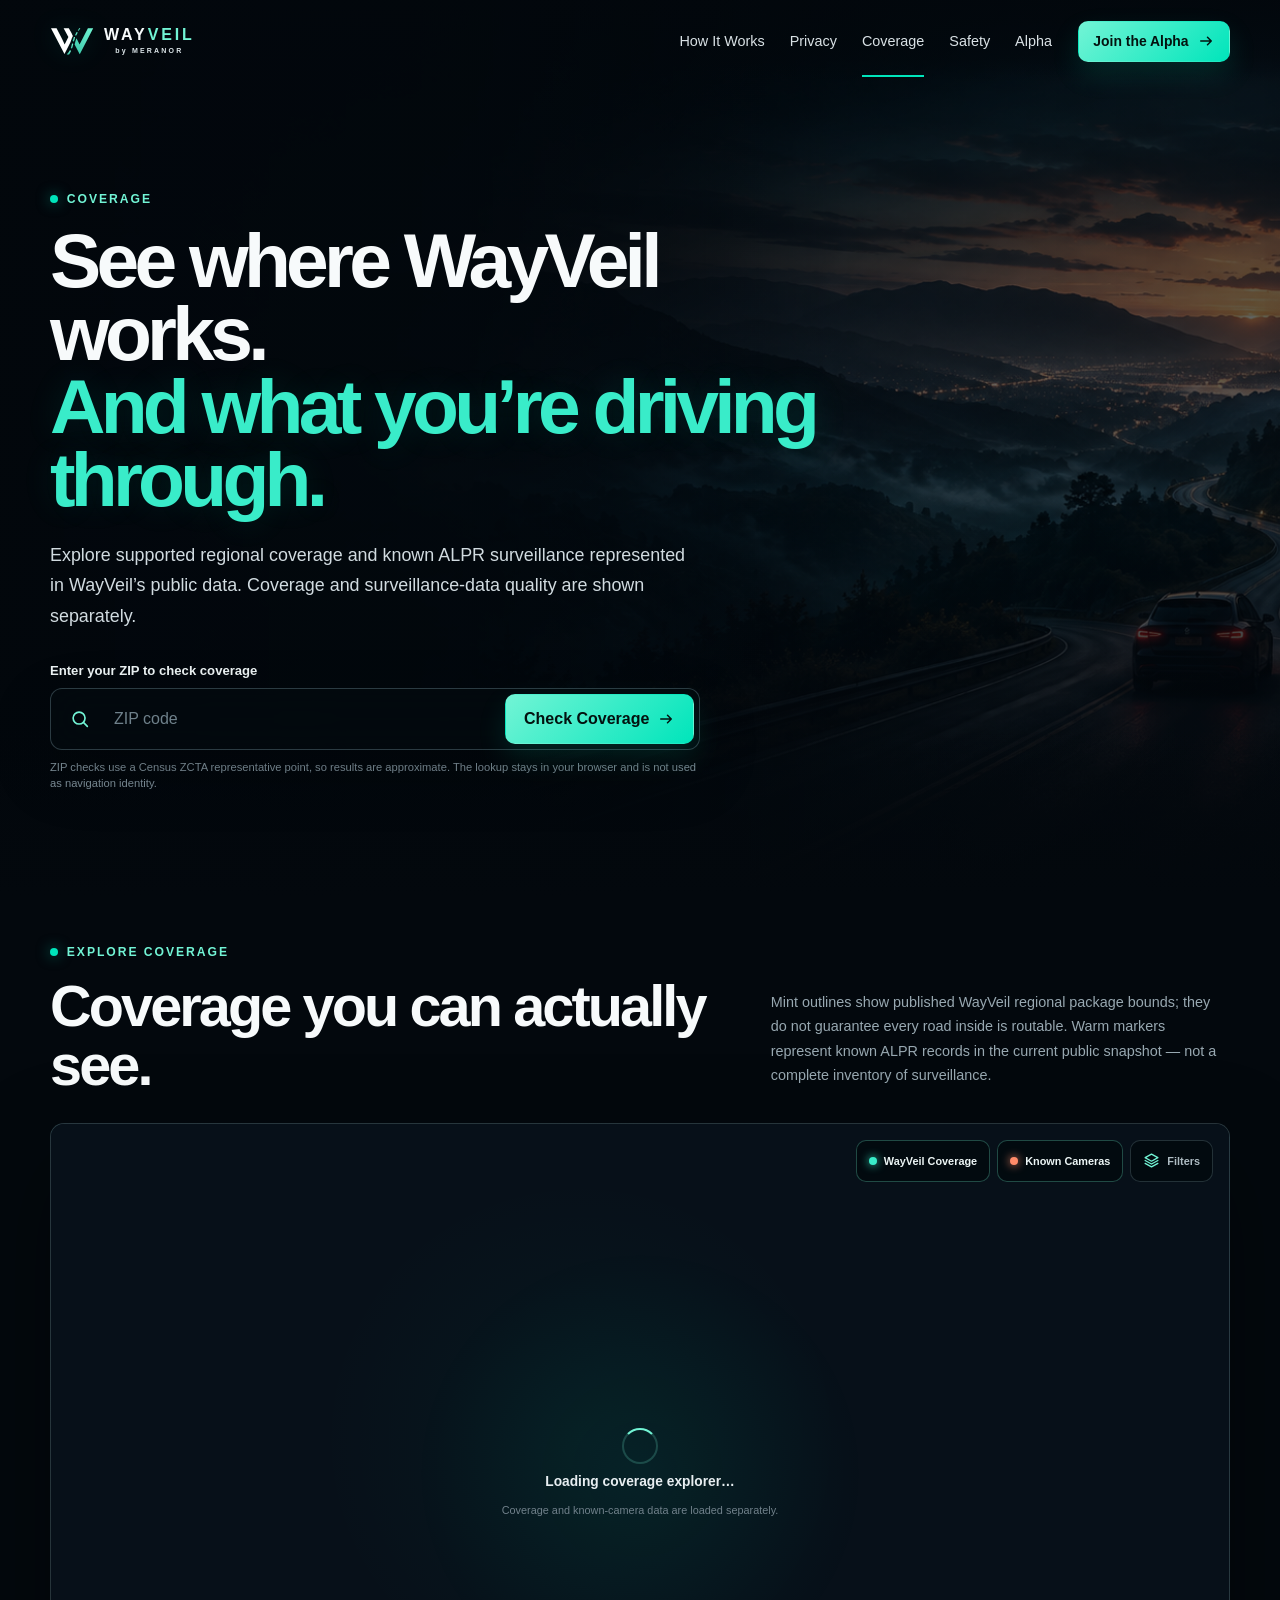
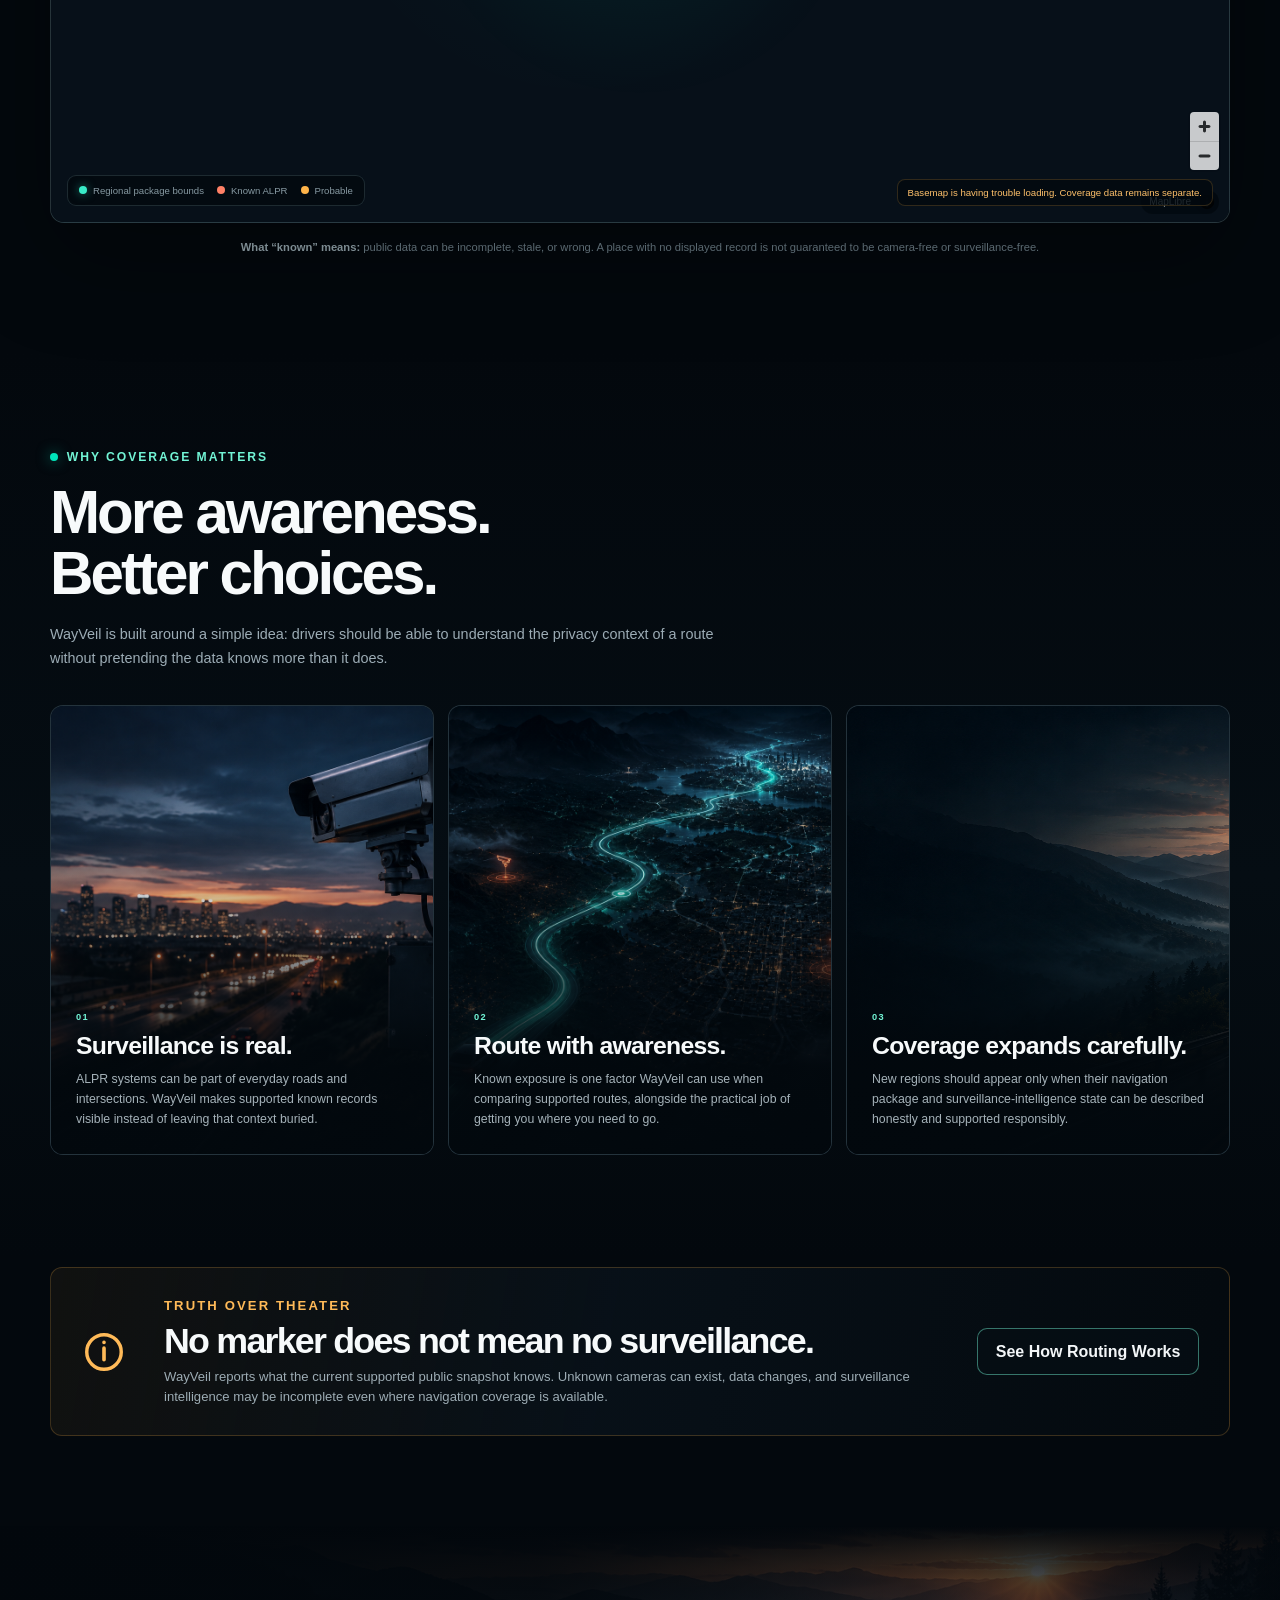
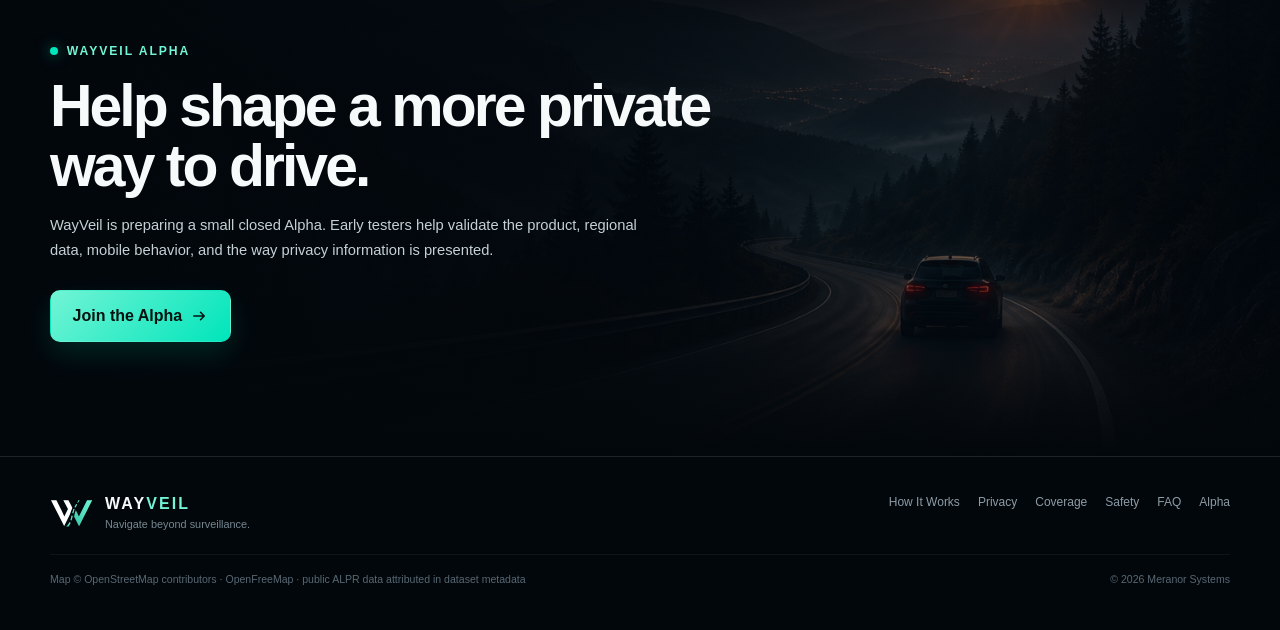
<file: wayveil/coverage/index.html>
<!doctype html>
<html lang="en">
<head>
  <meta charset="utf-8">
  <meta name="viewport" content="width=device-width,initial-scale=1,viewport-fit=cover">
  <meta name="theme-color" content="#03080d">
  <meta name="description" content="Explore WayVeil regional navigation coverage and known ALPR surveillance data across North America, with a privacy-minimized ZIP coverage check.">
  <title>Coverage — WayVeil</title>
  <link rel="stylesheet" href="../assets/css/core.css">
  <link rel="stylesheet" href="../assets/css/responsive.css">
  <link rel="stylesheet" href="../assets/vendor/maplibre-gl.css">
  <link rel="stylesheet" href="../assets/css/coverage-north-star.css">
</head>
<body class="coverage-north-star">
  <svg class="svg-defs" aria-hidden="true" width="0" height="0" style="position:absolute">
    <symbol id="i-arrow" viewBox="0 0 24 24"><path d="M5 12h14M14 7l5 5-5 5" fill="none" stroke="currentColor" stroke-width="2" stroke-linecap="round" stroke-linejoin="round"/></symbol>
    <symbol id="i-search" viewBox="0 0 24 24"><circle cx="11" cy="11" r="6.5" fill="none" stroke="currentColor" stroke-width="1.8"/><path d="M16 16l4 4" fill="none" stroke="currentColor" stroke-width="1.8" stroke-linecap="round"/></symbol>
    <symbol id="i-layers" viewBox="0 0 24 24"><path d="M12 3l9 5-9 5-9-5 9-5zM3 12l9 5 9-5M3 16l9 5 9-5" fill="none" stroke="currentColor" stroke-width="1.8" stroke-linecap="round" stroke-linejoin="round"/></symbol>
    <symbol id="i-camera" viewBox="0 0 24 24"><rect x="3" y="7" width="18" height="12" rx="2" fill="none" stroke="currentColor" stroke-width="1.8"/><path d="M8 7l1.5-2h5L16 7" fill="none" stroke="currentColor" stroke-width="1.8"/><circle cx="14" cy="13" r="3" fill="none" stroke="currentColor" stroke-width="1.8"/></symbol>
    <symbol id="i-check" viewBox="0 0 24 24"><path d="M5 12l4 4L19 6" fill="none" stroke="currentColor" stroke-width="2" stroke-linecap="round" stroke-linejoin="round"/></symbol>
    <symbol id="i-info" viewBox="0 0 24 24"><circle cx="12" cy="12" r="9" fill="none" stroke="currentColor" stroke-width="1.8"/><path d="M12 10v6M12 7h.01" fill="none" stroke="currentColor" stroke-width="1.9" stroke-linecap="round"/></symbol>
    <symbol id="i-close" viewBox="0 0 24 24"><path d="M6 6l12 12M18 6L6 18" fill="none" stroke="currentColor" stroke-width="1.8" stroke-linecap="round"/></symbol>
  </svg>

  <a class="skip-link" href="#main">Skip to content</a>

  <header class="site-header coverage-header">
    <div class="shell header-inner">
      <a class="brand" href="../" aria-label="WayVeil home">
        <img src="../assets/img/wayveil-mark.svg" alt="">
        <span class="wordmark"><span>WAY</span><strong>VEIL</strong><small>by MERANOR</small></span>
      </a>
      <nav class="desktop-nav" aria-label="Primary navigation">
        <a href="../how-it-works/">How It Works</a>
        <a href="../privacy/">Privacy</a>
        <a href="../coverage/" aria-current="page">Coverage</a>
        <a href="../safety/">Safety</a>
        <a href="../alpha/">Alpha</a>
      </nav>
      <a class="button button-primary header-cta" href="../alpha/">Join the Alpha <svg class="button-icon" aria-hidden="true"><use href="#i-arrow"></use></svg></a>
      <button class="menu-button" type="button" aria-label="Open menu" aria-expanded="false" data-menu-button><span></span></button>
    </div>
    <nav class="mobile-nav" data-mobile-nav aria-label="Mobile navigation">
      <a href="../how-it-works/">How It Works</a><a href="../privacy/">Privacy</a><a href="../coverage/" aria-current="page">Coverage</a><a href="../safety/">Safety</a><a href="../alpha/">Alpha</a><a class="button button-primary" href="../alpha/">Join the Alpha</a>
    </nav>
  </header>

  <main id="main">
    <section class="coverage-hero" aria-labelledby="coverage-title">
      <img class="coverage-hero-media" src="../assets/img/coverage/coverage-hero-road.png" alt="" fetchpriority="high">
      <div class="coverage-hero-scrim" aria-hidden="true"></div>
      <div class="shell coverage-hero-inner">
        <div class="coverage-hero-copy">
          <p class="eyebrow"><span class="eyebrow-dot"></span>Coverage</p>
          <h1 id="coverage-title">See where WayVeil works.<br><span>And what you’re driving through.</span></h1>
          <p class="coverage-hero-lead">Explore supported regional coverage and known ALPR surveillance represented in WayVeil’s public data. Coverage and surveillance-data quality are shown separately.</p>
          <form class="coverage-search" data-coverage-search novalidate>
            <label for="coverage-zip">Enter your ZIP to check coverage</label>
            <div class="coverage-search-row">
              <span class="coverage-search-icon" aria-hidden="true"><svg><use href="#i-search"></use></svg></span>
              <input id="coverage-zip" name="zip" type="text" inputmode="numeric" autocomplete="postal-code" pattern="[0-9]{5}" maxlength="5" placeholder="ZIP code" aria-describedby="coverage-search-note">
              <button class="button button-primary" type="submit">Check Coverage <svg class="button-icon" aria-hidden="true"><use href="#i-arrow"></use></svg></button>
            </div>
            <p id="coverage-search-note">ZIP checks use a Census ZCTA representative point, so results are approximate. The lookup stays in your browser and is not used as navigation identity.</p>
            <p class="coverage-search-status" data-search-status role="status" aria-live="polite"></p>
          </form>
        </div>
      </div>
    </section>

    <section class="coverage-map-section" aria-labelledby="map-title">
      <div class="shell">
        <div class="coverage-section-heading">
          <div><p class="eyebrow"><span class="eyebrow-dot"></span>Explore coverage</p><h2 id="map-title">Coverage you can actually see.</h2></div>
          <p>Mint outlines show published WayVeil regional package bounds; they do not guarantee every road inside is routable. Warm markers represent known ALPR records in the current public snapshot — not a complete inventory of surveillance.</p>
        </div>

        <div class="coverage-map-shell">
          <div id="coverage-map" class="coverage-map" role="region" aria-label="Interactive North America map showing WayVeil coverage and known ALPR surveillance">
            <div class="map-loading" data-map-loading><span class="map-loading-mark"></span><strong>Loading coverage explorer…</strong><small>Coverage and known-camera data are loaded separately.</small></div>
          </div>

          <div class="map-toolbar" aria-label="Map layers">
            <button type="button" class="map-pill is-active" data-layer-toggle="coverage" aria-pressed="true"><span class="map-key mint"></span>WayVeil Coverage</button>
            <button type="button" class="map-pill is-active" data-layer-toggle="cameras" aria-pressed="true"><span class="map-key warm"></span>Known Cameras</button>
            <button type="button" class="map-pill" data-filter-button aria-expanded="false"><svg aria-hidden="true"><use href="#i-layers"></use></svg>Filters</button>
          </div>

          <div class="map-filters" data-filter-panel hidden>
            <div class="map-filters-heading"><strong>Camera confidence</strong><button type="button" data-filter-close aria-label="Close filters"><svg aria-hidden="true"><use href="#i-close"></use></svg></button></div>
            <label><input type="checkbox" value="VERIFIED" data-verification-filter checked> Verified</label>
            <label><input type="checkbox" value="PROBABLE" data-verification-filter checked> Probable</label>
            <label><input type="checkbox" value="UNVERIFIED" data-verification-filter> Unverified</label>
            <p>Unverified records are hidden by default and do not silently become routing-known surveillance.</p>
          </div>

          <div class="map-legend" aria-label="Map legend"><span><i class="legend-swatch mint"></i>Regional package bounds</span><span><i class="legend-swatch warm"></i>Known ALPR</span><span><i class="legend-swatch probable"></i>Probable</span></div>

          <aside class="map-detail-card" data-map-detail hidden aria-live="polite">
            <button class="map-detail-close" type="button" data-detail-close aria-label="Close map details"><svg aria-hidden="true"><use href="#i-close"></use></svg></button>
            <p class="map-detail-eyebrow" data-detail-eyebrow>Coverage</p><h3 data-detail-title></h3><div class="map-detail-body" data-detail-body></div>
          </aside>
          <div class="map-data-status" data-map-status role="status" aria-live="polite"></div>
        </div>

        <p class="coverage-map-note"><strong>What “known” means:</strong> public data can be incomplete, stale, or wrong. A place with no displayed record is not guaranteed to be camera-free or surveillance-free.</p>
      </div>
    </section>

    <section class="coverage-story-section" aria-labelledby="why-title">
      <div class="shell">
        <div class="coverage-story-heading"><p class="eyebrow"><span class="eyebrow-dot"></span>Why coverage matters</p><h2 id="why-title">More awareness.<br>Better choices.</h2><p>WayVeil is built around a simple idea: drivers should be able to understand the privacy context of a route without pretending the data knows more than it does.</p></div>
        <div class="coverage-story-grid">
          <article class="coverage-story-card"><img src="../assets/img/coverage/coverage-card-surveillance.png" alt="Roadside surveillance camera overlooking nighttime traffic." loading="lazy"><div><span>01</span><h3>Surveillance is real.</h3><p>ALPR systems can be part of everyday roads and intersections. WayVeil makes supported known records visible instead of leaving that context buried.</p></div></article>
          <article class="coverage-story-card"><img src="../assets/img/coverage/coverage-card-route-awareness.png" alt="Illustrative mint navigation route through a nighttime city." loading="lazy"><div><span>02</span><h3>Route with awareness.</h3><p>Known exposure is one factor WayVeil can use when comparing supported routes, alongside the practical job of getting you where you need to go.</p></div></article>
          <article class="coverage-story-card"><img src="../assets/img/coverage/coverage-card-privacy.png" alt="A lone car driving through a quiet misty mountain road." loading="lazy"><div><span>03</span><h3>Coverage expands carefully.</h3><p>New regions should appear only when their navigation package and surveillance-intelligence state can be described honestly and supported responsibly.</p></div></article>
        </div>
      </div>
    </section>

    <section class="coverage-truth-section" aria-labelledby="truth-title">
      <div class="shell coverage-truth-panel"><span class="coverage-truth-icon"><svg aria-hidden="true"><use href="#i-info"></use></svg></span><div><p class="eyebrow">Truth over theater</p><h2 id="truth-title">No marker does not mean no surveillance.</h2><p>WayVeil reports what the current supported public snapshot knows. Unknown cameras can exist, data changes, and surveillance intelligence may be incomplete even where navigation coverage is available.</p></div><a class="button button-secondary" href="../how-it-works/">See How Routing Works</a></div>
    </section>

    <section class="coverage-alpha-section" aria-labelledby="coverage-alpha-title">
      <div class="coverage-alpha-media" aria-hidden="true"><img src="../assets/img/coverage/coverage-alpha-cta.png" alt="" loading="lazy"></div><div class="coverage-alpha-scrim" aria-hidden="true"></div>
      <div class="shell coverage-alpha-inner"><p class="eyebrow"><span class="eyebrow-dot"></span>WayVeil Alpha</p><h2 id="coverage-alpha-title">Help shape a more private way to drive.</h2><p>WayVeil is preparing a small closed Alpha. Early testers help validate the product, regional data, mobile behavior, and the way privacy information is presented.</p><a class="button button-primary button-large" href="../alpha/">Join the Alpha <svg class="button-icon" aria-hidden="true"><use href="#i-arrow"></use></svg></a></div>
    </section>
  </main>

  <footer class="site-footer coverage-footer"><div class="shell footer-grid"><div class="footer-brand"><img src="../assets/img/wayveil-mark.svg" alt=""><div><strong>WAY<span>VEIL</span></strong><small>Navigate beyond surveillance.</small></div></div><nav class="footer-links" aria-label="Footer navigation"><a href="../how-it-works/">How It Works</a><a href="../privacy/">Privacy</a><a href="../coverage/">Coverage</a><a href="../safety/">Safety</a><a href="../faq/">FAQ</a><a href="../alpha/">Alpha</a></nav><div class="footer-meta"><span>Map © OpenStreetMap contributors · OpenFreeMap · public ALPR data attributed in dataset metadata</span><span>© 2026 Meranor Systems</span></div></div></footer>

  <script src="../assets/js/site.js" defer></script>
  <script src="../assets/vendor/maplibre-gl.js" defer></script>
  <script src="../assets/js/coverage-map.js" defer></script>
</body>
</html>
</file>
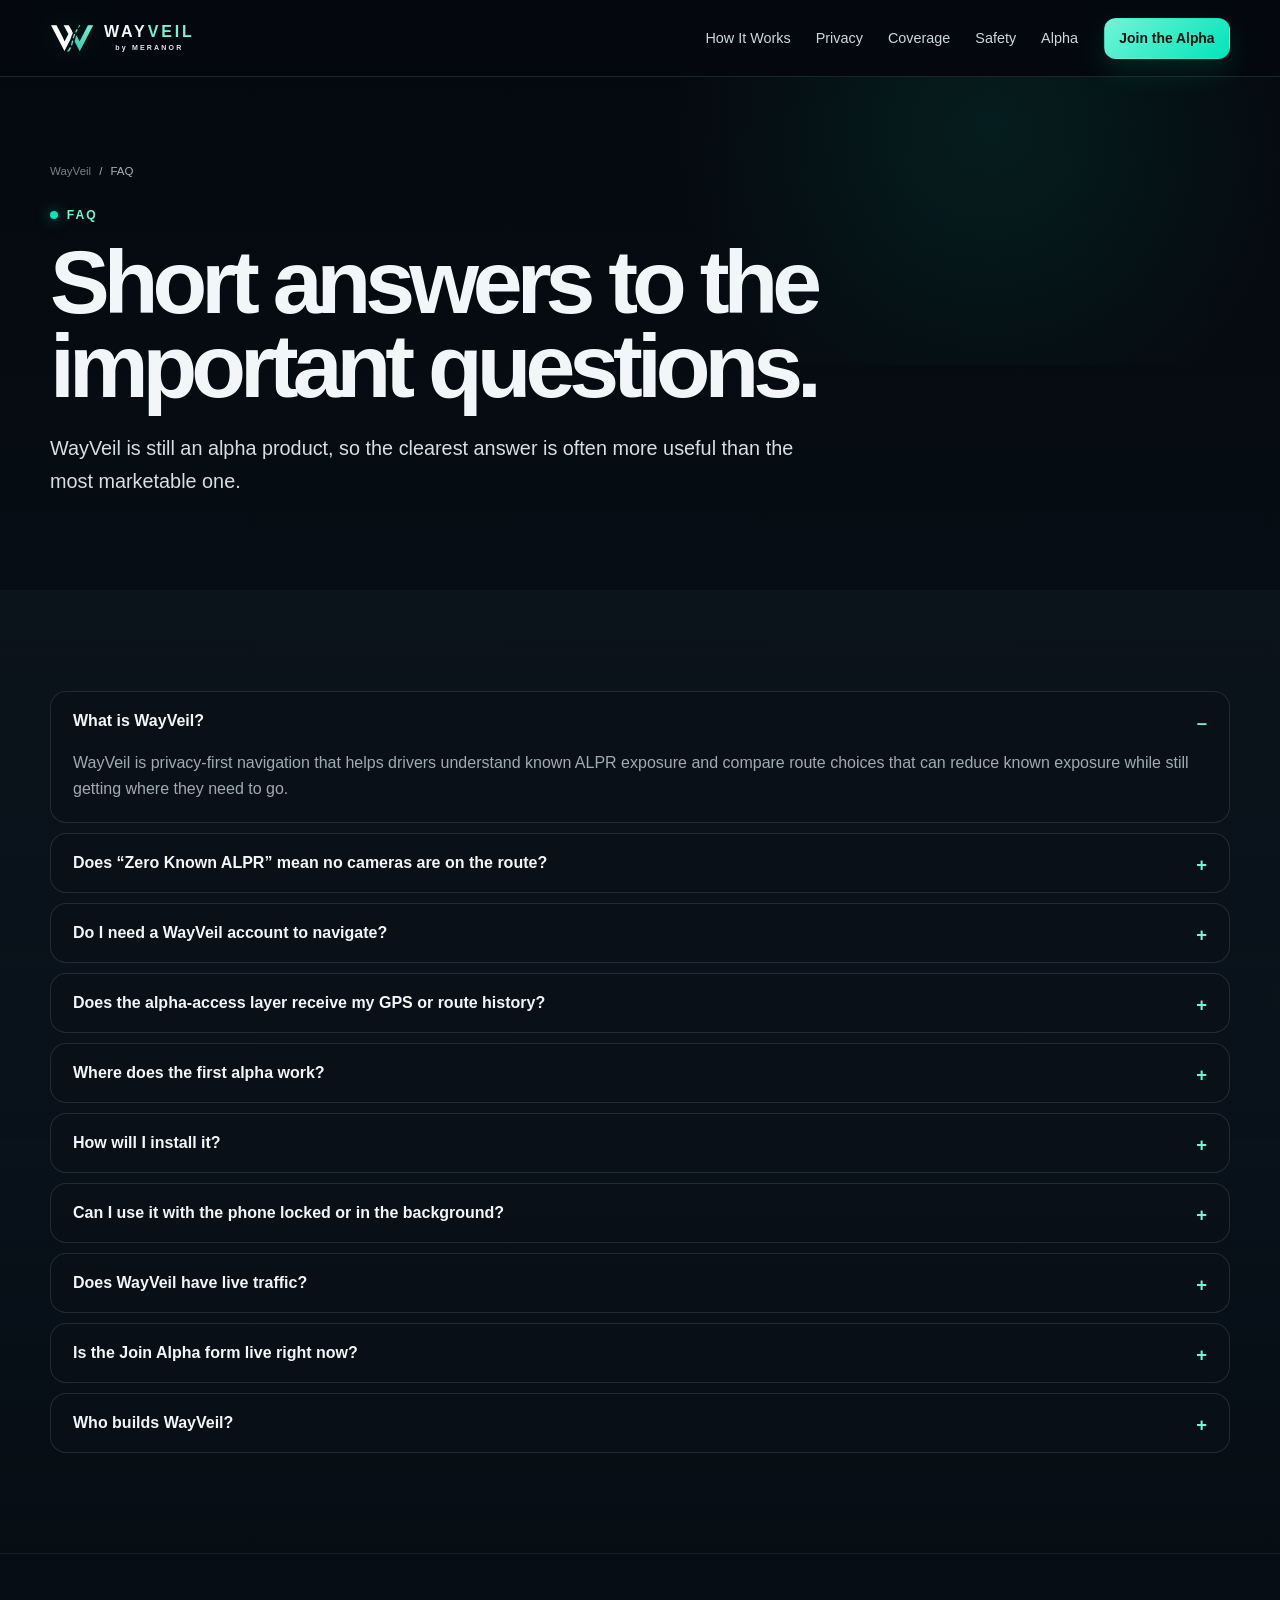
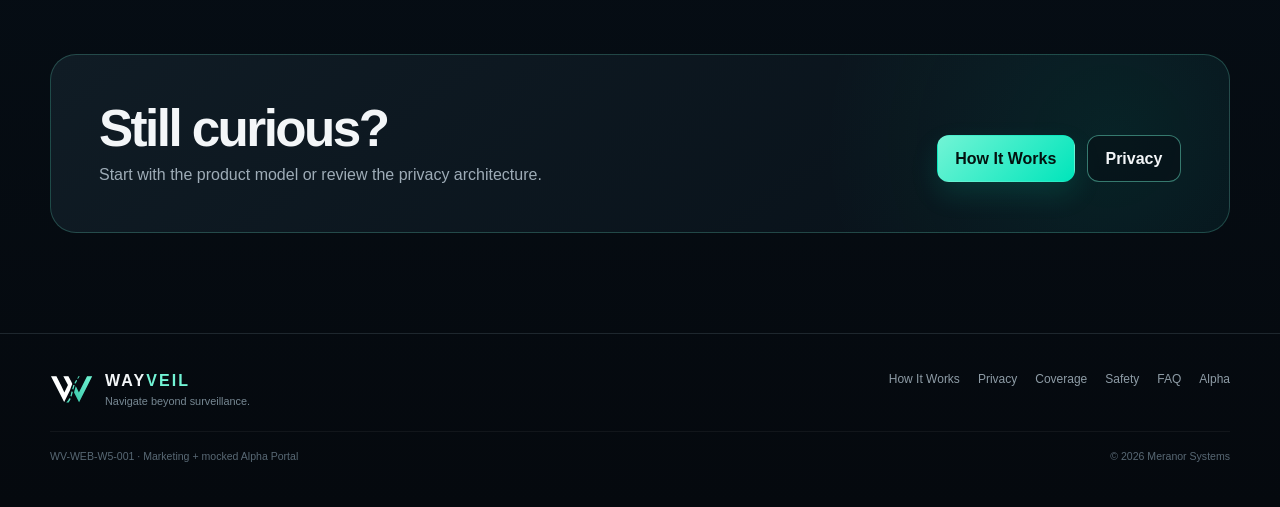
<file: wayveil/faq/index.html>
<!doctype html><html lang="en"><head><meta charset="utf-8"><meta name="viewport" content="width=device-width,initial-scale=1,viewport-fit=cover"><meta name="theme-color" content="#05090e"><meta name="description" content="WayVeil FAQ covering known ALPR data, privacy, Cohort-One access, Missouri coverage, and PWA limitations."><title>FAQ — WayVeil</title><link rel="stylesheet" href="../assets/css/core.css"><link rel="stylesheet" href="../assets/css/product.css"><link rel="stylesheet" href="../assets/css/sections.css"><link rel="stylesheet" href="../assets/css/responsive.css"></head><body><svg class="svg-defs" aria-hidden="true" width="0" height="0" style="position:absolute"><symbol id="i-arrow" viewBox="0 0 24 24"><path d="M5 12h14M14 7l5 5-5 5" fill="none" stroke="currentColor" stroke-width="2" stroke-linecap="round" stroke-linejoin="round"/></symbol></svg><a class="skip-link" href="#main">Skip to content</a><header class="site-header"><div class="shell header-inner"><a class="brand" href="../" aria-label="WayVeil home"><img src="../assets/img/wayveil-mark.svg" alt=""><span class="wordmark"><span>WAY</span><strong>VEIL</strong><small>by MERANOR</small></span></a><nav class="desktop-nav" aria-label="Primary navigation"><a href="../how-it-works/">How It Works</a><a href="../privacy/">Privacy</a><a href="../coverage/">Coverage</a><a href="../safety/">Safety</a><a href="../alpha/">Alpha</a></nav><a class="button button-primary header-cta" href="../alpha/">Join the Alpha</a><button class="menu-button" type="button" aria-label="Open menu" aria-expanded="false" data-menu-button><span></span></button></div><nav class="mobile-nav" data-mobile-nav aria-label="Mobile navigation"><a href="../how-it-works/">How It Works</a><a href="../privacy/">Privacy</a><a href="../coverage/">Coverage</a><a href="../safety/">Safety</a><a href="../alpha/">Alpha</a><a class="button button-primary" href="../alpha/">Join the Alpha</a></nav></header><main id="main"><section class="page-hero"><div class="shell"><div class="breadcrumbs"><a href="../">WayVeil</a><span>/</span><span>FAQ</span></div><p class="eyebrow"><span class="eyebrow-dot"></span>FAQ</p><h1>Short answers to the important questions.</h1><p class="lead">WayVeil is still an alpha product, so the clearest answer is often more useful than the most marketable one.</p></div></section><section class="section section-soft"><div class="shell faq-list"><details class="faq-item" open><summary>What is WayVeil?</summary><p>WayVeil is privacy-first navigation that helps drivers understand known ALPR exposure and compare route choices that can reduce known exposure while still getting where they need to go.</p></details><details class="faq-item"><summary>Does “Zero Known ALPR” mean no cameras are on the route?</summary><p>No. It means zero encounters in the current known/active supported dataset. Unknown, new, moved, inactive, or missing devices can still exist. WayVeil does not claim surveillance-free travel.</p></details><details class="faq-item"><summary>Do I need a WayVeil account to navigate?</summary><p>Not for Cohort One. LOCAL_GUEST is the accepted navigation identity model. Closed-alpha entitlement proves that a tester is authorized; it is not the identity for private navigation activity.</p></details><details class="faq-item"><summary>Does the alpha-access layer receive my GPS or route history?</summary><p>It is not authorized to receive raw GPS, origin/destination, search content, route geometry, route history, navigation-session history, VeilScore / ALPR encounter history, trip history, or Private Session state.</p></details><details class="faq-item"><summary>Where does the first alpha work?</summary><p>The accepted Cohort-One driving boundary is supported Missouri coverage. Other regions should only be added after their own data, runtime, provider, and safety evidence is accepted.</p></details><details class="faq-item"><summary>How will I install it?</summary><p>The first tester distribution target is an installable PWA using iPhone/Safari first. The actual iOS install remains Apple’s Add to Home Screen / Open as Web App flow; WayVeil will provide an accurate install coach rather than a fake system dialog.</p></details><details class="faq-item"><summary>Can I use it with the phone locked or in the background?</summary><p>That is not a Cohort-One guarantee. The accepted first testing envelope keeps the PWA foregrounded with the screen on. Background/lock survival requires separate proof before we claim support.</p></details><details class="faq-item"><summary>Does WayVeil have live traffic?</summary><p>Not as an accepted current feature claim. The product roadmap can add traffic/road context where supported, but the public site will not advertise it before it is actually accepted.</p></details><details class="faq-item"><summary>Is the Join Alpha form live right now?</summary><p>No. In W5 it is a preview-only interface and sends no data. Live collection will be enabled only after the hosted access and privacy behavior are explicitly accepted.</p></details><details class="faq-item"><summary>Who builds WayVeil?</summary><p>WayVeil is a Meranor Systems project focused on consumer navigation with automotive privacy as a first-class route consideration.</p></details></div></section><section class="section"><div class="shell cta-band"><div><h2>Still curious?</h2><p>Start with the product model or review the privacy architecture.</p></div><div class="hero-actions"><a class="button button-primary" href="../how-it-works/">How It Works</a><a class="button button-secondary" href="../privacy/">Privacy</a></div></div></section></main><footer class="site-footer"><div class="shell footer-grid"><div class="footer-brand"><img src="../assets/img/wayveil-mark.svg" alt=""><div><strong>WAY<span>VEIL</span></strong><small>Navigate beyond surveillance.</small></div></div><nav class="footer-links" aria-label="Footer navigation"><a href="../how-it-works/">How It Works</a><a href="../privacy/">Privacy</a><a href="../coverage/">Coverage</a><a href="../safety/">Safety</a><a href="../faq/">FAQ</a><a href="../alpha/">Alpha</a></nav><div class="footer-meta"><span>WV-WEB-W5-001 · Marketing + mocked Alpha Portal</span><span>© 2026 Meranor Systems</span></div></div></footer><script src="../assets/js/site.js" defer></script></body></html>
</file>
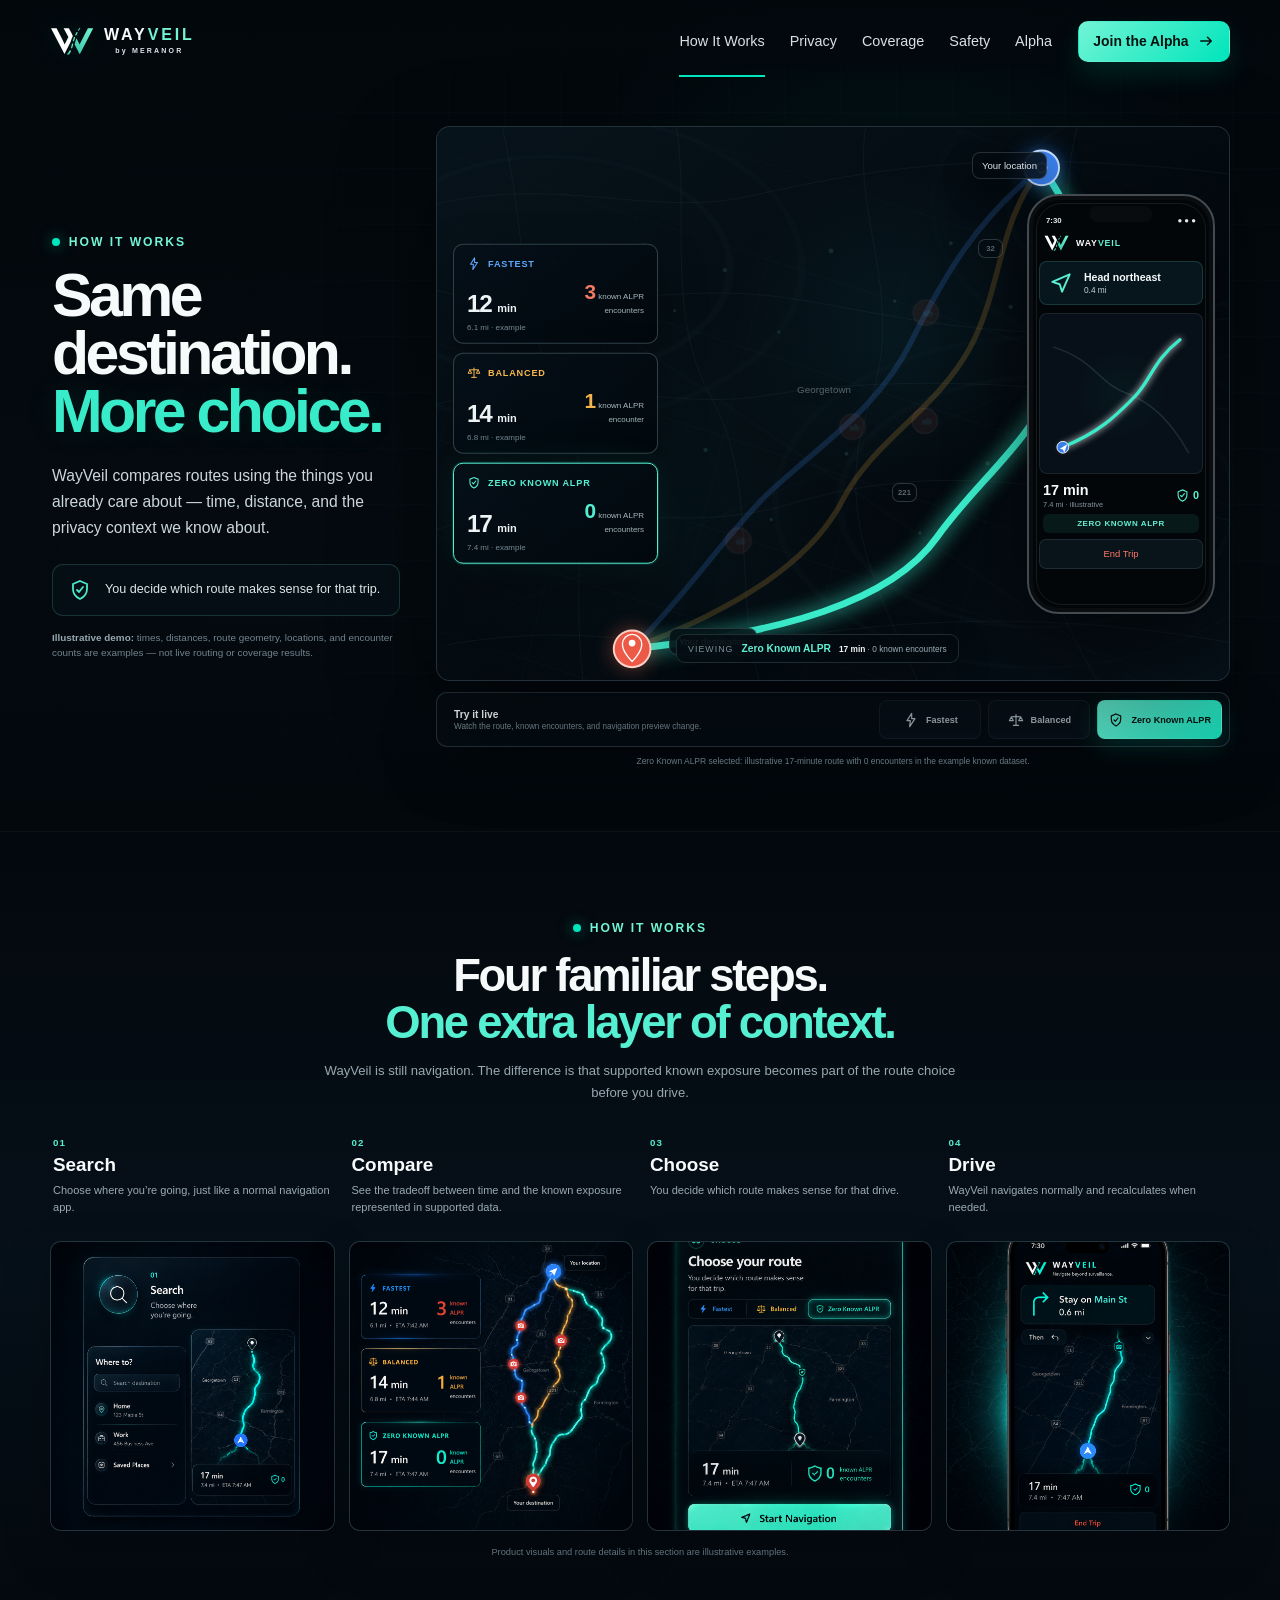
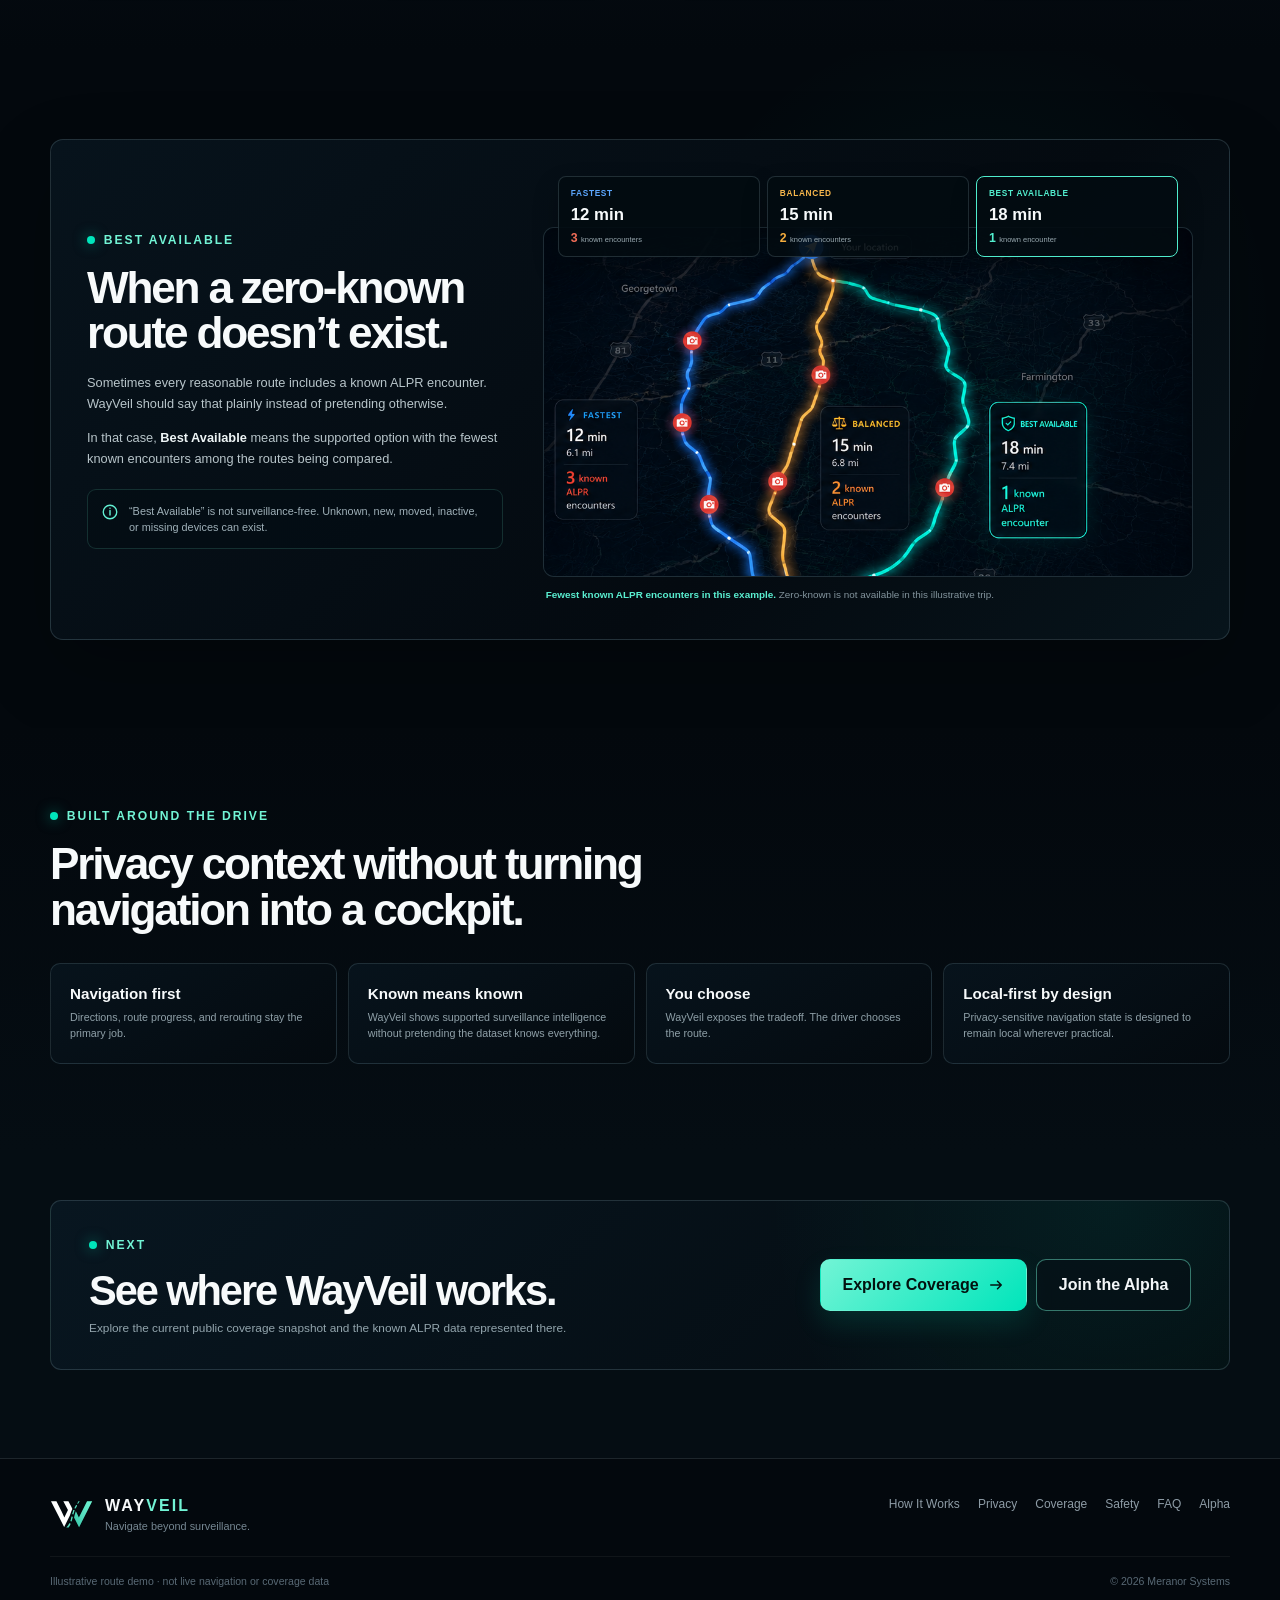
<file: wayveil/how-it-works/index.html>
<!doctype html>
<html lang="en">
<head>
  <meta charset="utf-8">
  <meta name="viewport" content="width=device-width,initial-scale=1,viewport-fit=cover">
  <meta name="theme-color" content="#03080d">
  <meta name="description" content="See how WayVeil compares familiar route choices with known ALPR exposure so you can choose the tradeoff that fits your drive.">
  <title>How It Works — WayVeil</title>
  <link rel="stylesheet" href="../assets/css/core.css">
  <link rel="stylesheet" href="../assets/css/responsive.css">
  <link rel="stylesheet" href="../assets/css/how-it-works-north-star.css">
  <link rel="stylesheet" href="../assets/css/how-it-works-v4.css">
</head>
<body class="how-it-works-north-star">
  <svg class="svg-defs" aria-hidden="true" width="0" height="0" style="position:absolute">
    <symbol id="i-arrow" viewBox="0 0 24 24"><path d="M5 12h14M14 7l5 5-5 5" fill="none" stroke="currentColor" stroke-width="2" stroke-linecap="round" stroke-linejoin="round"/></symbol>
    <symbol id="i-shield" viewBox="0 0 24 24"><path d="M12 3l7 3v5c0 4.7-2.8 8-7 10-4.2-2-7-5.3-7-10V6l7-3z" fill="none" stroke="currentColor" stroke-width="1.8"/><path d="M9 12l2 2 4-5" fill="none" stroke="currentColor" stroke-width="1.8" stroke-linecap="round" stroke-linejoin="round"/></symbol>
    <symbol id="i-bolt" viewBox="0 0 24 24"><path d="M13 2L6 13h5l-1 9 8-12h-5V2z" fill="none" stroke="currentColor" stroke-width="1.8" stroke-linejoin="round"/></symbol>
    <symbol id="i-balance" viewBox="0 0 24 24"><path d="M12 4v16M7 7h10M5 7l-3 6h6L5 7zM19 7l-3 6h6l-3-6zM8 20h8" fill="none" stroke="currentColor" stroke-width="1.7" stroke-linecap="round" stroke-linejoin="round"/></symbol>
    <symbol id="i-info" viewBox="0 0 24 24"><circle cx="12" cy="12" r="9" fill="none" stroke="currentColor" stroke-width="1.8"/><path d="M12 10v6M12 7h.01" fill="none" stroke="currentColor" stroke-width="1.9" stroke-linecap="round"/></symbol>
    <symbol id="i-nav" viewBox="0 0 24 24"><path d="M4 11l16-7-7 16-2.2-6.8L4 11z" fill="none" stroke="currentColor" stroke-width="1.8" stroke-linejoin="round"/></symbol>
  </svg>

  <a class="skip-link" href="#main">Skip to content</a>

  <header class="site-header how-works-header">
    <div class="shell header-inner">
      <a class="brand" href="../" aria-label="WayVeil home">
        <img src="../assets/img/wayveil-mark.svg" alt="">
        <span class="wordmark"><span>WAY</span><strong>VEIL</strong><small>by MERANOR</small></span>
      </a>
      <nav class="desktop-nav" aria-label="Primary navigation">
        <a href="../how-it-works/" aria-current="page">How It Works</a>
        <a href="../privacy/">Privacy</a>
        <a href="../coverage/">Coverage</a>
        <a href="../safety/">Safety</a>
        <a href="../alpha/">Alpha</a>
      </nav>
      <a class="button button-primary header-cta" href="../alpha/">Join the Alpha <svg class="button-icon" aria-hidden="true"><use href="#i-arrow"></use></svg></a>
      <button class="menu-button" type="button" aria-label="Open menu" aria-expanded="false" data-menu-button><span></span></button>
    </div>
    <nav class="mobile-nav" data-mobile-nav aria-label="Mobile navigation">
      <a href="../how-it-works/" aria-current="page">How It Works</a><a href="../privacy/">Privacy</a><a href="../coverage/">Coverage</a><a href="../safety/">Safety</a><a href="../alpha/">Alpha</a><a class="button button-primary" href="../alpha/">Join the Alpha</a>
    </nav>
  </header>

  <main id="main">
    <section class="hiw-hero" aria-labelledby="hiw-title">
      <div class="shell hiw-hero-grid">
        <div class="hiw-hero-copy">
          <p class="eyebrow"><span class="eyebrow-dot"></span>How It Works</p>
          <h1 id="hiw-title">Same destination.<br><span>More choice.</span></h1>
          <p class="hiw-lead">WayVeil compares routes using the things you already care about — time, distance, and the privacy context we know about.</p>
          <div class="hero-choice-note"><svg aria-hidden="true"><use href="#i-shield"></use></svg><span>You decide which route makes sense for that trip.</span></div>
          <p class="demo-disclosure"><strong>Illustrative demo:</strong> times, distances, route geometry, locations, and encounter counts are examples — not live routing or coverage results.</p>
        </div>

        <div class="hero-demo" data-route-demo data-active="zero">
          <div class="hero-stage">
            <div class="map-atmosphere" aria-hidden="true"></div>
            <svg class="interactive-map" viewBox="0 0 820 620" preserveAspectRatio="xMidYMid slice" aria-hidden="true">
              <g class="map-roads"><path d="M-20 108C120 70 214 118 320 96S560 38 850 76"/><path d="M-18 188C108 226 222 186 340 198S594 266 850 216"/><path d="M-20 318C118 266 226 320 338 302S600 280 850 322"/><path d="M-20 448C114 392 232 454 366 414S620 384 850 438"/><path d="M56 -20C96 112 78 204 126 300S126 486 160 650"/><path d="M238 -20C272 86 228 202 284 304S296 512 350 650"/><path d="M456 -20C410 92 492 184 448 310S470 524 520 650"/><path d="M678 -20C618 118 692 214 650 338S634 520 716 650"/><path d="M10 560C166 532 224 572 348 554S632 520 844 562"/></g>
              <g class="map-lights"><circle cx="122" cy="164" r="2.5"/><circle cx="162" cy="196" r="1.8"/><circle cx="214" cy="146" r="2"/><circle cx="246" cy="214" r="1.6"/><circle cx="298" cy="172" r="2.2"/><circle cx="354" cy="236" r="1.7"/><circle cx="408" cy="152" r="2.5"/><circle cx="474" cy="204" r="1.8"/><circle cx="532" cy="144" r="2"/><circle cx="594" cy="210" r="2.2"/><circle cx="642" cy="168" r="1.6"/><circle cx="700" cy="238" r="2.4"/><circle cx="160" cy="352" r="2"/><circle cx="220" cy="410" r="1.6"/><circle cx="278" cy="358" r="2.3"/><circle cx="346" cy="430" r="1.8"/><circle cx="424" cy="362" r="2.1"/><circle cx="500" cy="444" r="1.7"/><circle cx="570" cy="372" r="2.4"/><circle cx="654" cy="430" r="1.8"/><circle cx="734" cy="360" r="2.2"/></g>
              <path class="demo-route fastest" data-route-path="fastest" d="M626 66C560 118 526 176 492 244C458 314 400 350 344 402C302 442 260 506 202 564"/><path class="demo-route balanced" data-route-path="balanced" d="M626 66C580 122 586 188 552 252C516 318 452 348 420 410C388 472 316 520 202 564"/><path class="demo-route zero is-active" data-route-path="zero" d="M626 66C680 136 674 218 642 286C610 354 558 392 518 448C470 516 356 548 202 564"/>
              <g class="camera-set" data-camera-set="fastest"><g transform="translate(506 216)"><circle r="13"/><path d="M-5-2h7l2-3h4l2 3h3v9h-18zM4 0a3 3 0 110 6 3 3 0 010-6z"/></g><g transform="translate(430 334)"><circle r="13"/><path d="M-5-2h7l2-3h4l2 3h3v9h-18zM4 0a3 3 0 110 6 3 3 0 010-6z"/></g><g transform="translate(312 452)"><circle r="13"/><path d="M-5-2h7l2-3h4l2 3h3v9h-18zM4 0a3 3 0 110 6 3 3 0 010-6z"/></g></g>
              <g class="camera-set" data-camera-set="balanced"><g transform="translate(505 328)"><circle r="13"/><path d="M-5-2h7l2-3h4l2 3h3v9h-18zM4 0a3 3 0 110 6 3 3 0 010-6z"/></g></g>
              <g class="map-start"><circle class="map-start-ring" cx="626" cy="66" r="18"/><circle class="map-start-core" cx="626" cy="66" r="5"/></g><g class="map-destination"><circle cx="202" cy="564" r="19"/><path d="M202 577s10-9 10-18a10 10 0 10-20 0c0 9 10 18 10 18z"/><circle cx="202" cy="558" r="3.5"/></g>
            </svg>
            <span class="map-label start">Your location</span><span class="map-label destination">Your destination</span><span class="map-place map-place-farmington">Farmington</span><span class="map-place map-place-georgetown">Georgetown</span><span class="map-shield map-shield-32">32</span><span class="map-shield map-shield-67">67</span><span class="map-shield map-shield-221">221</span>
            <div class="route-cards" aria-label="Illustrative route choices"><button class="route-card" type="button" data-route-mode="fastest" aria-pressed="false"><span class="route-mode fastest"><svg aria-hidden="true"><use href="#i-bolt"></use></svg>Fastest</span><span class="route-metrics"><strong>12 <small>min</small></strong><span><b>3</b> known ALPR<br>encounters</span></span><small>6.1 mi · example</small></button><button class="route-card" type="button" data-route-mode="balanced" aria-pressed="false"><span class="route-mode balanced"><svg aria-hidden="true"><use href="#i-balance"></use></svg>Balanced</span><span class="route-metrics"><strong>14 <small>min</small></strong><span><b>1</b> known ALPR<br>encounter</span></span><small>6.8 mi · example</small></button><button class="route-card is-selected" type="button" data-route-mode="zero" aria-pressed="true"><span class="route-mode zero"><svg aria-hidden="true"><use href="#i-shield"></use></svg>Zero Known ALPR</span><span class="route-metrics"><strong>17 <small>min</small></strong><span><b>0</b> known ALPR<br>encounters</span></span><small>7.4 mi · example</small></button></div>
            <div class="live-phone" aria-label="Illustrative WayVeil navigation preview"><div class="phone-speaker" aria-hidden="true"></div><div class="phone-status"><span>7:30</span><span>● ● ●</span></div><div class="phone-brand"><img src="../assets/img/wayveil-mark.svg" alt=""><strong>WAY<span>VEIL</span></strong></div><div class="phone-turn"><svg aria-hidden="true"><use href="#i-nav"></use></svg><div><strong data-phone-turn>Head northeast</strong><small data-phone-turn-distance>0.4 mi</small></div></div><div class="phone-map"><svg viewBox="0 0 220 210" aria-hidden="true"><path class="phone-road" d="M18 42C72 58 82 92 116 104s62 38 86 82"/><path class="phone-route fastest" data-phone-route="fastest" d="M30 178C64 138 74 112 102 94s46-26 88-62"/><path class="phone-route balanced" data-phone-route="balanced" d="M30 178C56 146 76 118 108 108s54-40 82-76"/><path class="phone-route zero is-active" data-phone-route="zero" d="M30 178C82 158 106 132 128 110s26-50 62-78"/><circle cx="31" cy="178" r="8"/><path class="phone-arrow" d="M27 180l10-6-4 11-2-4-4-1z"/></svg></div><div class="phone-summary"><div><strong data-phone-time>17 min</strong><small data-phone-meta>7.4 mi · illustrative</small></div><span><svg aria-hidden="true"><use href="#i-shield"></use></svg><b data-phone-count>0</b></span></div><div class="phone-mode" data-phone-mode>Zero Known ALPR</div><div class="phone-end">End Trip</div></div>
            <div class="active-mode-pill" aria-hidden="true"><span>Viewing</span><strong data-active-label>Zero Known ALPR</strong><small><b data-active-time>17 min</b> · <span data-active-count>0 known encounters</span></small></div>
          </div>
          <div class="demo-switcher" role="group" aria-label="Try the illustrative route choices"><div><strong>Try it live</strong><small>Watch the route, known encounters, and navigation preview change.</small></div><button type="button" data-route-mode="fastest" aria-pressed="false"><svg aria-hidden="true"><use href="#i-bolt"></use></svg>Fastest</button><button type="button" data-route-mode="balanced" aria-pressed="false"><svg aria-hidden="true"><use href="#i-balance"></use></svg>Balanced</button><button class="is-selected" type="button" data-route-mode="zero" aria-pressed="true"><svg aria-hidden="true"><use href="#i-shield"></use></svg>Zero Known ALPR</button></div><p class="demo-status" data-demo-status aria-live="polite">Zero Known ALPR selected: illustrative 17-minute route with 0 encounters in the example known dataset.</p>
        </div>
      </div>
    </section>
    <section class="hiw-flow-section" aria-labelledby="flow-title"><div class="shell"><div class="hiw-section-heading"><p class="eyebrow"><span class="eyebrow-dot"></span>How It Works</p><h2 id="flow-title">Four familiar steps.<br><span>One extra layer of context.</span></h2><p>WayVeil is still navigation. The difference is that supported known exposure becomes part of the route choice before you drive.</p></div><div class="hiw-flow-grid"><article class="hiw-step"><div class="step-copy"><span>01</span><h3>Search</h3><p>Choose where you’re going, just like a normal navigation app.</p></div><div class="step-asset"><img src="../assets/img/how-it-works/how-step-search.png" alt="Illustrative WayVeil destination search interface." loading="lazy"></div></article><article class="hiw-step"><div class="step-copy"><span>02</span><h3>Compare</h3><p>See the tradeoff between time and the known exposure represented in supported data.</p></div><div class="step-asset"><img src="../assets/img/how-it-works/how-step-compare.png" alt="Illustrative WayVeil route comparison with Fastest, Balanced, and Zero Known ALPR choices." loading="lazy"></div></article><article class="hiw-step"><div class="step-copy"><span>03</span><h3>Choose</h3><p>You decide which route makes sense for that drive.</p></div><div class="step-asset"><img src="../assets/img/how-it-works/how-step-choose.png" alt="Illustrative WayVeil route-choice screen with Zero Known ALPR selected." loading="lazy"></div></article><article class="hiw-step"><div class="step-copy"><span>04</span><h3>Drive</h3><p>WayVeil navigates normally and recalculates when needed.</p></div><div class="step-asset"><img src="../assets/img/how-it-works/how-step-drive.png" alt="Illustrative WayVeil turn-by-turn navigation screen." loading="lazy"></div></article></div><p class="flow-disclosure">Product visuals and route details in this section are illustrative examples.</p></div></section>
    <section class="best-section" aria-labelledby="best-title"><div class="shell best-panel"><div class="best-copy"><p class="eyebrow"><span class="eyebrow-dot"></span>Best Available</p><h2 id="best-title">When a zero-known route doesn’t exist.</h2><p>Sometimes every reasonable route includes a known ALPR encounter. WayVeil should say that plainly instead of pretending otherwise.</p><p>In that case, <strong>Best Available</strong> means the supported option with the fewest known encounters among the routes being compared.</p><div class="best-truth"><svg aria-hidden="true"><use href="#i-info"></use></svg><span>“Best Available” is not surveillance-free. Unknown, new, moved, inactive, or missing devices can exist.</span></div></div><div class="best-example"><div class="best-metrics" aria-label="Illustrative Best Available route comparison"><div><span class="fastest">Fastest</span><strong>12 min</strong><b>3 <small>known encounters</small></b></div><div><span class="balanced">Balanced</span><strong>15 min</strong><b>2 <small>known encounters</small></b></div><div class="is-best"><span>Best Available</span><strong>18 min</strong><b>1 <small>known encounter</small></b></div></div><figure class="best-map"><img src="../assets/img/how-it-works/how-best-available-map.png" alt="Illustrative comparison of three example routes, with Best Available showing the fewest known ALPR encounters." loading="lazy"></figure><p><strong>Fewest known ALPR encounters in this example.</strong> Zero-known is not available in this illustrative trip.</p></div></div></section>
    <section class="principles-section" aria-labelledby="principles-title"><div class="shell"><div class="principles-heading"><p class="eyebrow"><span class="eyebrow-dot"></span>Built around the drive</p><h2 id="principles-title">Privacy context without turning navigation into a cockpit.</h2></div><div class="principles-grid"><article><h3>Navigation first</h3><p>Directions, route progress, and rerouting stay the primary job.</p></article><article><h3>Known means known</h3><p>WayVeil shows supported surveillance intelligence without pretending the dataset knows everything.</p></article><article><h3>You choose</h3><p>WayVeil exposes the tradeoff. The driver chooses the route.</p></article><article><h3>Local-first by design</h3><p>Privacy-sensitive navigation state is designed to remain local wherever practical.</p></article></div></div></section>
    <section class="hiw-cta-section" aria-labelledby="hiw-cta-title"><div class="shell hiw-cta-panel"><div><p class="eyebrow"><span class="eyebrow-dot"></span>Next</p><h2 id="hiw-cta-title">See where WayVeil works.</h2><p>Explore the current public coverage snapshot and the known ALPR data represented there.</p></div><div class="hiw-cta-actions"><a class="button button-primary button-large" href="../coverage/">Explore Coverage <svg class="button-icon" aria-hidden="true"><use href="#i-arrow"></use></svg></a><a class="button button-secondary button-large" href="../alpha/">Join the Alpha</a></div></div></section>
  </main>
  <footer class="site-footer hiw-footer"><div class="shell footer-grid"><div class="footer-brand"><img src="../assets/img/wayveil-mark.svg" alt=""><div><strong>WAY<span>VEIL</span></strong><small>Navigate beyond surveillance.</small></div></div><nav class="footer-links" aria-label="Footer navigation"><a href="../how-it-works/">How It Works</a><a href="../privacy/">Privacy</a><a href="../coverage/">Coverage</a><a href="../safety/">Safety</a><a href="../faq/">FAQ</a><a href="../alpha/">Alpha</a></nav><div class="footer-meta"><span>Illustrative route demo · not live navigation or coverage data</span><span>© 2026 Meranor Systems</span></div></div></footer>
  <script src="../assets/js/site.js" defer></script>
  <script src="../assets/js/how-it-works-demo.js" defer></script>
</body>
</html>
</file>
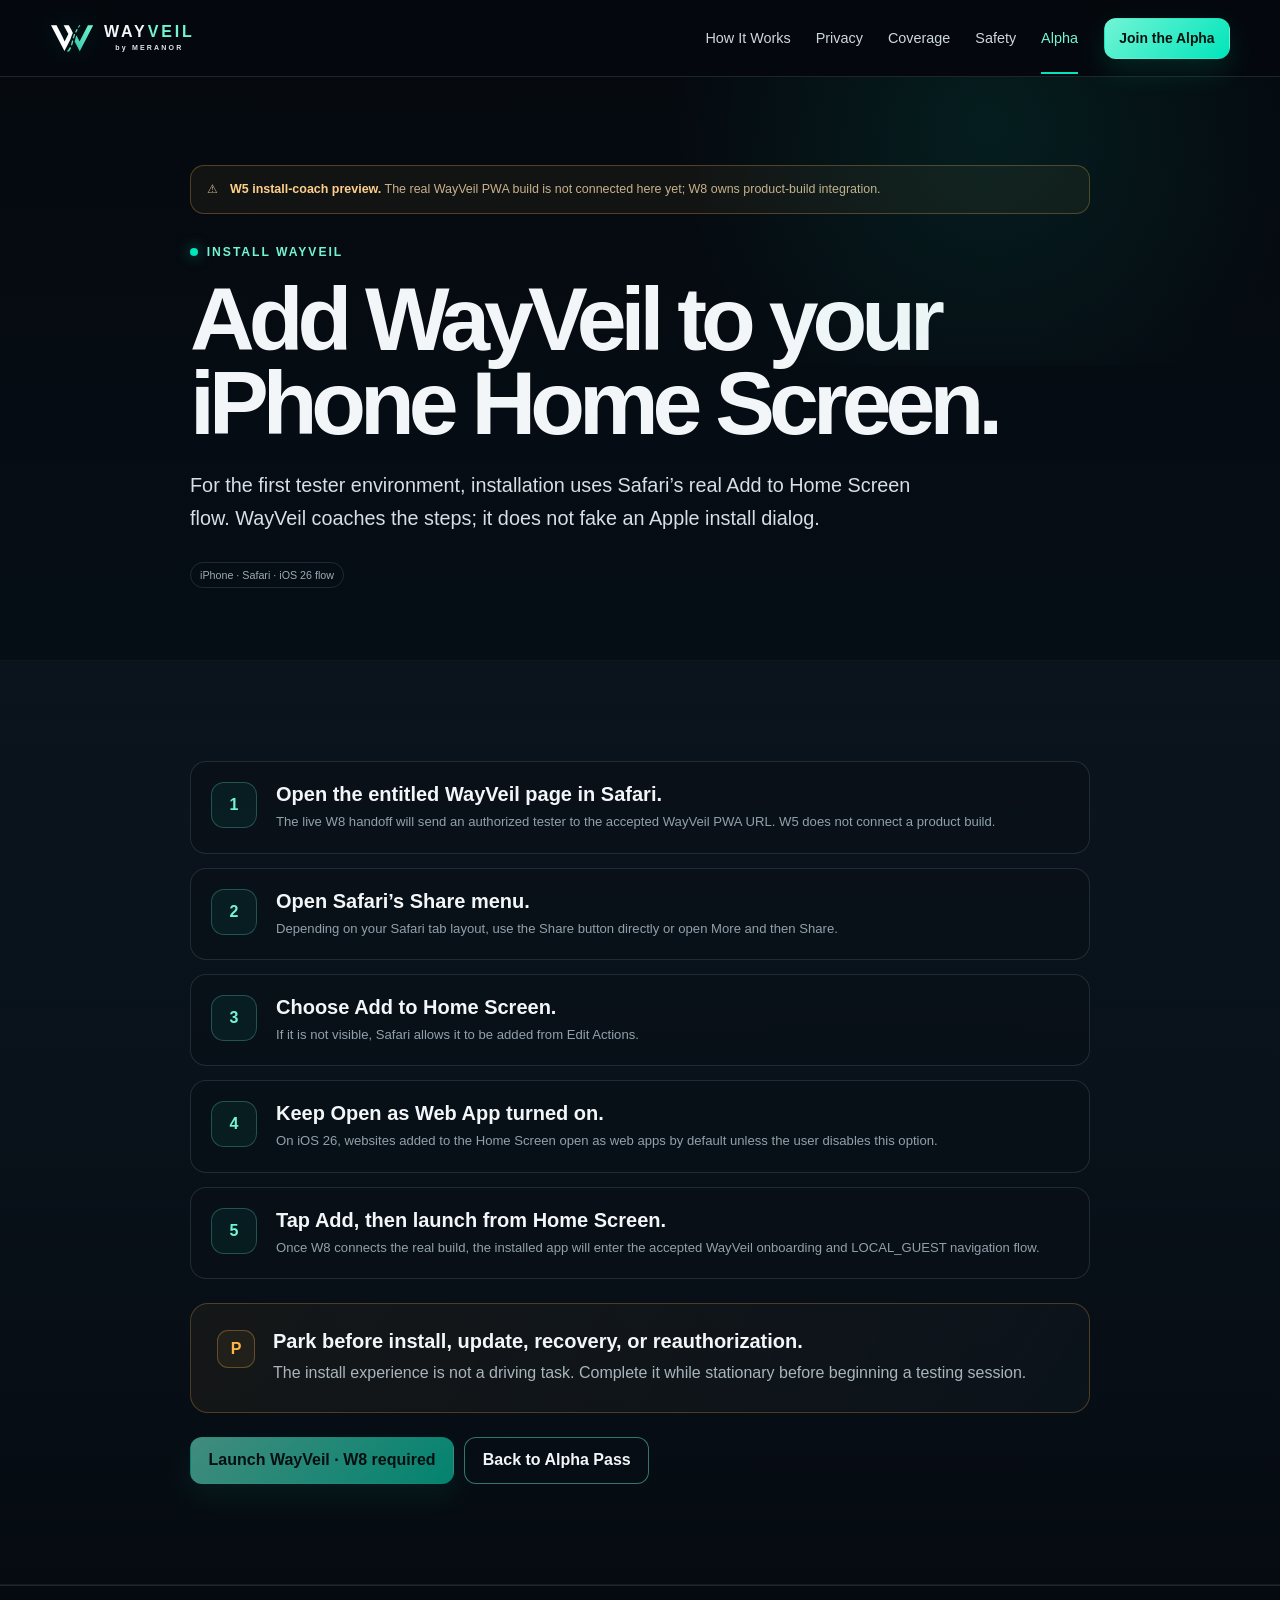
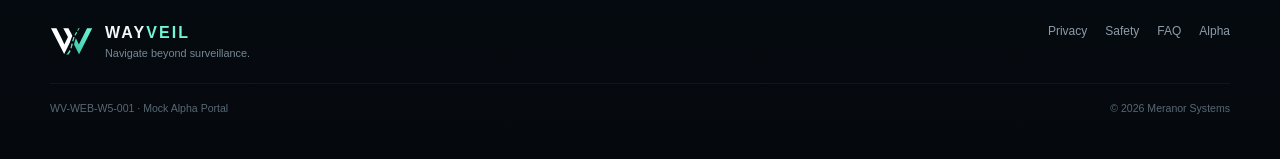
<file: wayveil/install/index.html>
<!doctype html><html lang="en"><head><meta charset="utf-8"><meta name="viewport" content="width=device-width,initial-scale=1,viewport-fit=cover"><meta name="theme-color" content="#05090e"><meta name="robots" content="noindex,nofollow"><link rel="stylesheet" href="../assets/css/core.css"><link rel="stylesheet" href="../assets/css/product.css"><link rel="stylesheet" href="../assets/css/sections.css"><link rel="stylesheet" href="../assets/css/responsive.css"><link rel="stylesheet" href="../assets/css/portal.css"><meta name="description" content="WayVeil iPhone Safari Add to Home Screen install coach for the mocked Cohort-One portal."><title>Install WayVeil — Alpha Portal</title></head><body><a class="skip-link" href="#main">Skip to content</a><header class="site-header"><div class="shell header-inner"><a class="brand" href="../" aria-label="WayVeil home"><img src="../assets/img/wayveil-mark.svg" alt=""><span class="wordmark"><span>WAY</span><strong>VEIL</strong><small>by MERANOR</small></span></a><nav class="desktop-nav" aria-label="Primary navigation"><a href="../how-it-works/">How It Works</a><a href="../privacy/">Privacy</a><a href="../coverage/">Coverage</a><a href="../safety/">Safety</a><a href="../alpha/" aria-current="page">Alpha</a></nav><a class="button button-primary header-cta" href="../alpha/">Join the Alpha</a><button class="menu-button" type="button" aria-label="Open menu" aria-expanded="false" data-menu-button><span></span></button></div><nav class="mobile-nav" data-mobile-nav aria-label="Mobile navigation"><a href="../how-it-works/">How It Works</a><a href="../privacy/">Privacy</a><a href="../coverage/">Coverage</a><a href="../safety/">Safety</a><a href="../alpha/">Alpha</a><a class="button button-primary" href="../alpha/">Join the Alpha</a></nav></header><main id="main"><section class="page-hero"><div class="shell portal-shell"><div class="prototype-flag"><span>⚠</span><div><strong>W5 install-coach preview.</strong> The real WayVeil PWA build is not connected here yet; W8 owns product-build integration.</div></div><p class="eyebrow"><span class="eyebrow-dot"></span>Install WayVeil</p><h1>Add WayVeil to your iPhone Home Screen.</h1><p class="lead">For the first tester environment, installation uses Safari’s real Add to Home Screen flow. WayVeil coaches the steps; it does not fake an Apple install dialog.</p><span class="ios-chip">iPhone · Safari · iOS 26 flow</span></div></section><section class="section section-soft"><div class="shell portal-shell"><div class="install-steps"><article class="install-step"><div><h3>Open the entitled WayVeil page in Safari.</h3><p>The live W8 handoff will send an authorized tester to the accepted WayVeil PWA URL. W5 does not connect a product build.</p></div></article><article class="install-step"><div><h3>Open Safari’s Share menu.</h3><p>Depending on your Safari tab layout, use the Share button directly or open More and then Share.</p></div></article><article class="install-step"><div><h3>Choose Add to Home Screen.</h3><p>If it is not visible, Safari allows it to be added from Edit Actions.</p></div></article><article class="install-step"><div><h3>Keep Open as Web App turned on.</h3><p>On iOS 26, websites added to the Home Screen open as web apps by default unless the user disables this option.</p></div></article><article class="install-step"><div><h3>Tap Add, then launch from Home Screen.</h3><p>Once W8 connects the real build, the installed app will enter the accepted WayVeil onboarding and LOCAL_GUEST navigation flow.</p></div></article></div><div class="truth-banner" style="margin-top:24px"><span class="icon-badge">P</span><div><h3>Park before install, update, recovery, or reauthorization.</h3><p>The install experience is not a driving task. Complete it while stationary before beginning a testing session.</p></div></div><div class="portal-actions"><span class="button button-primary disabled-action" aria-disabled="true">Launch WayVeil · W8 required</span><a class="button button-secondary" href="../portal/">Back to Alpha Pass</a></div></div></section></main><footer class="site-footer"><div class="shell footer-grid"><div class="footer-brand"><img src="../assets/img/wayveil-mark.svg" alt=""><div><strong>WAY<span>VEIL</span></strong><small>Navigate beyond surveillance.</small></div></div><nav class="footer-links" aria-label="Footer navigation"><a href="../privacy/">Privacy</a><a href="../safety/">Safety</a><a href="../faq/">FAQ</a><a href="../alpha/">Alpha</a></nav><div class="footer-meta"><span>WV-WEB-W5-001 · Mock Alpha Portal</span><span>© 2026 Meranor Systems</span></div></div></footer><script src="../assets/js/site.js" defer></script></body></html>
</file>
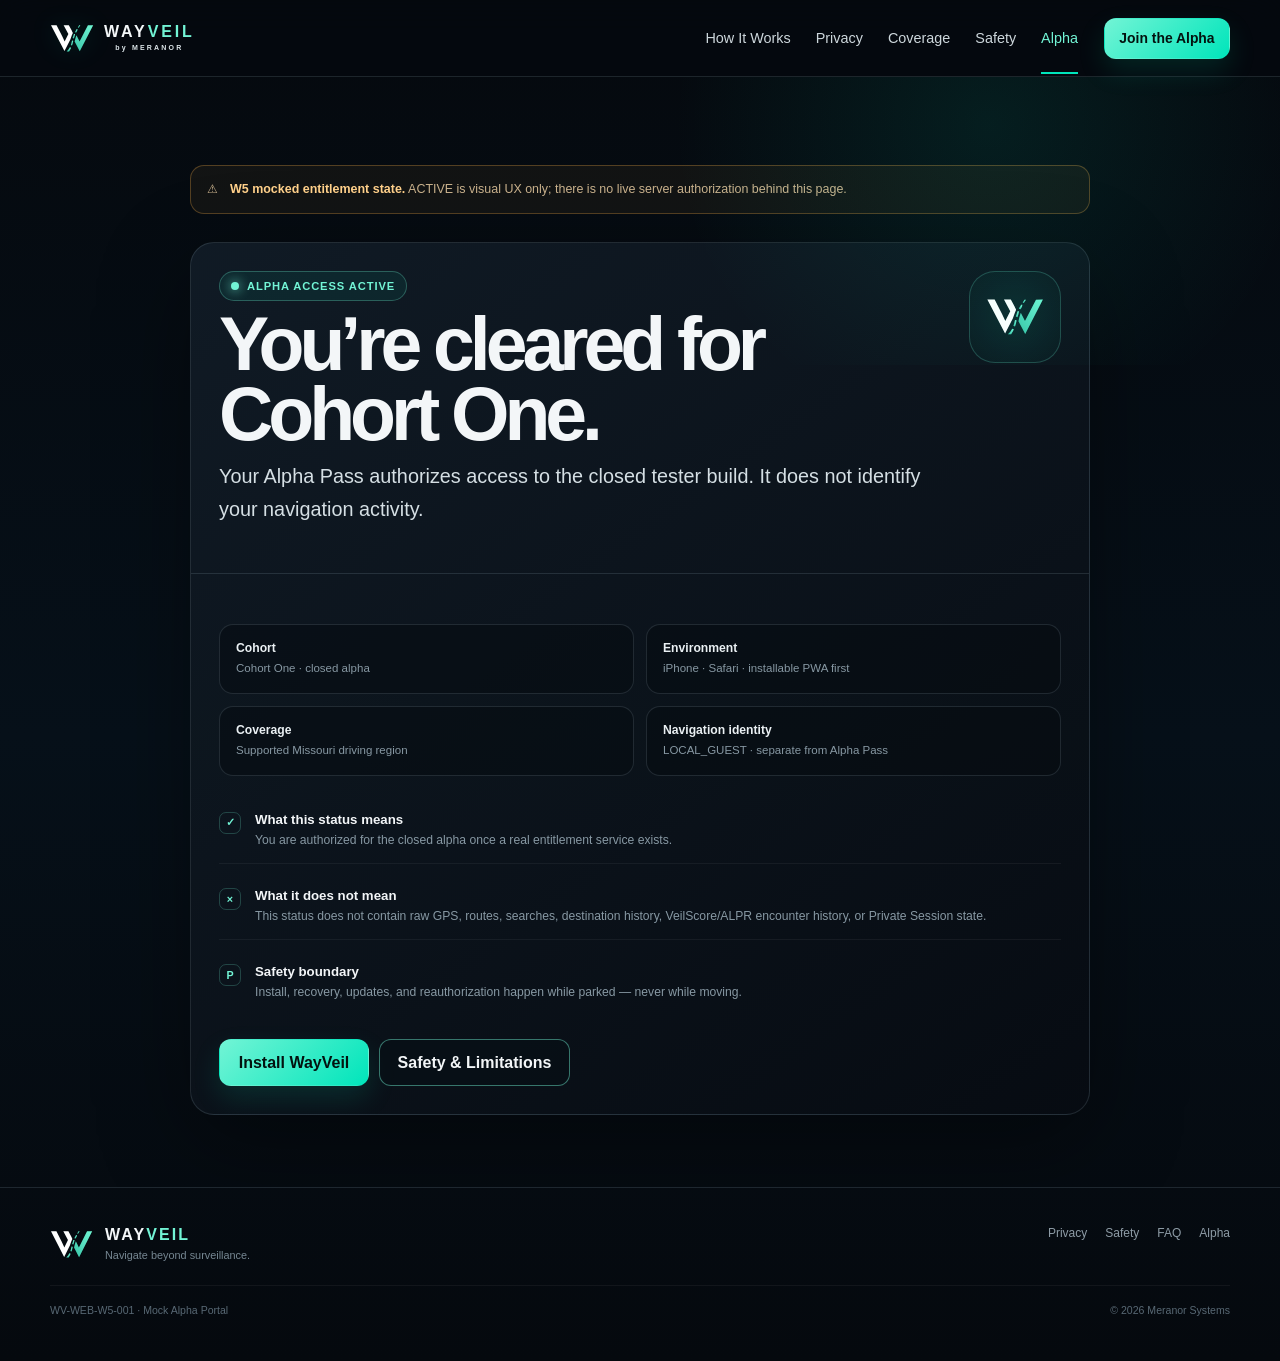
<file: wayveil/portal/index.html>
<!doctype html><html lang="en"><head><meta charset="utf-8"><meta name="viewport" content="width=device-width,initial-scale=1,viewport-fit=cover"><meta name="theme-color" content="#05090e"><meta name="robots" content="noindex,nofollow"><link rel="stylesheet" href="../assets/css/core.css"><link rel="stylesheet" href="../assets/css/product.css"><link rel="stylesheet" href="../assets/css/sections.css"><link rel="stylesheet" href="../assets/css/responsive.css"><link rel="stylesheet" href="../assets/css/portal.css"><meta name="description" content="Mock active WayVeil Cohort-One Alpha Pass state."><title>Alpha Access Active — WayVeil</title></head><body><a class="skip-link" href="#main">Skip to content</a><header class="site-header"><div class="shell header-inner"><a class="brand" href="../" aria-label="WayVeil home"><img src="../assets/img/wayveil-mark.svg" alt=""><span class="wordmark"><span>WAY</span><strong>VEIL</strong><small>by MERANOR</small></span></a><nav class="desktop-nav" aria-label="Primary navigation"><a href="../how-it-works/">How It Works</a><a href="../privacy/">Privacy</a><a href="../coverage/">Coverage</a><a href="../safety/">Safety</a><a href="../alpha/" aria-current="page">Alpha</a></nav><a class="button button-primary header-cta" href="../alpha/">Join the Alpha</a><button class="menu-button" type="button" aria-label="Open menu" aria-expanded="false" data-menu-button><span></span></button></div><nav class="mobile-nav" data-mobile-nav aria-label="Mobile navigation"><a href="../how-it-works/">How It Works</a><a href="../privacy/">Privacy</a><a href="../coverage/">Coverage</a><a href="../safety/">Safety</a><a href="../alpha/">Alpha</a><a class="button button-primary" href="../alpha/">Join the Alpha</a></nav></header><main id="main"><section class="page-hero"><div class="shell portal-shell"><div class="prototype-flag"><span>⚠</span><div><strong>W5 mocked entitlement state.</strong> ACTIVE is visual UX only; there is no live server authorization behind this page.</div></div><div class="portal-card"><div class="portal-card-head"><div><span class="status-pill">ALPHA ACCESS ACTIVE</span><h1>You’re cleared for Cohort One.</h1><p class="lead">Your Alpha Pass authorizes access to the closed tester build. It does not identify your navigation activity.</p></div><div class="state-art"><img src="../assets/img/wayveil-mark.svg" alt=""></div></div><div class="portal-card-body"><div class="entitlement-grid"><div><strong>Cohort</strong><span>Cohort One · closed alpha</span></div><div><strong>Environment</strong><span>iPhone · Safari · installable PWA first</span></div><div><strong>Coverage</strong><span>Supported Missouri driving region</span></div><div><strong>Navigation identity</strong><span>LOCAL_GUEST · separate from Alpha Pass</span></div></div><div class="scope-list"><div class="scope-row"><span class="scope-icon">✓</span><div><strong>What this status means</strong><p>You are authorized for the closed alpha once a real entitlement service exists.</p></div></div><div class="scope-row"><span class="scope-icon">×</span><div><strong>What it does not mean</strong><p>This status does not contain raw GPS, routes, searches, destination history, VeilScore/ALPR encounter history, or Private Session state.</p></div></div><div class="scope-row"><span class="scope-icon">P</span><div><strong>Safety boundary</strong><p>Install, recovery, updates, and reauthorization happen while parked — never while moving.</p></div></div></div><div class="portal-actions"><a class="button button-primary" href="../install/">Install WayVeil</a><a class="button button-secondary" href="../safety/">Safety & Limitations</a></div></div></div></div></section></main><footer class="site-footer"><div class="shell footer-grid"><div class="footer-brand"><img src="../assets/img/wayveil-mark.svg" alt=""><div><strong>WAY<span>VEIL</span></strong><small>Navigate beyond surveillance.</small></div></div><nav class="footer-links" aria-label="Footer navigation"><a href="../privacy/">Privacy</a><a href="../safety/">Safety</a><a href="../faq/">FAQ</a><a href="../alpha/">Alpha</a></nav><div class="footer-meta"><span>WV-WEB-W5-001 · Mock Alpha Portal</span><span>© 2026 Meranor Systems</span></div></div></footer><script src="../assets/js/site.js" defer></script></body></html>
</file>
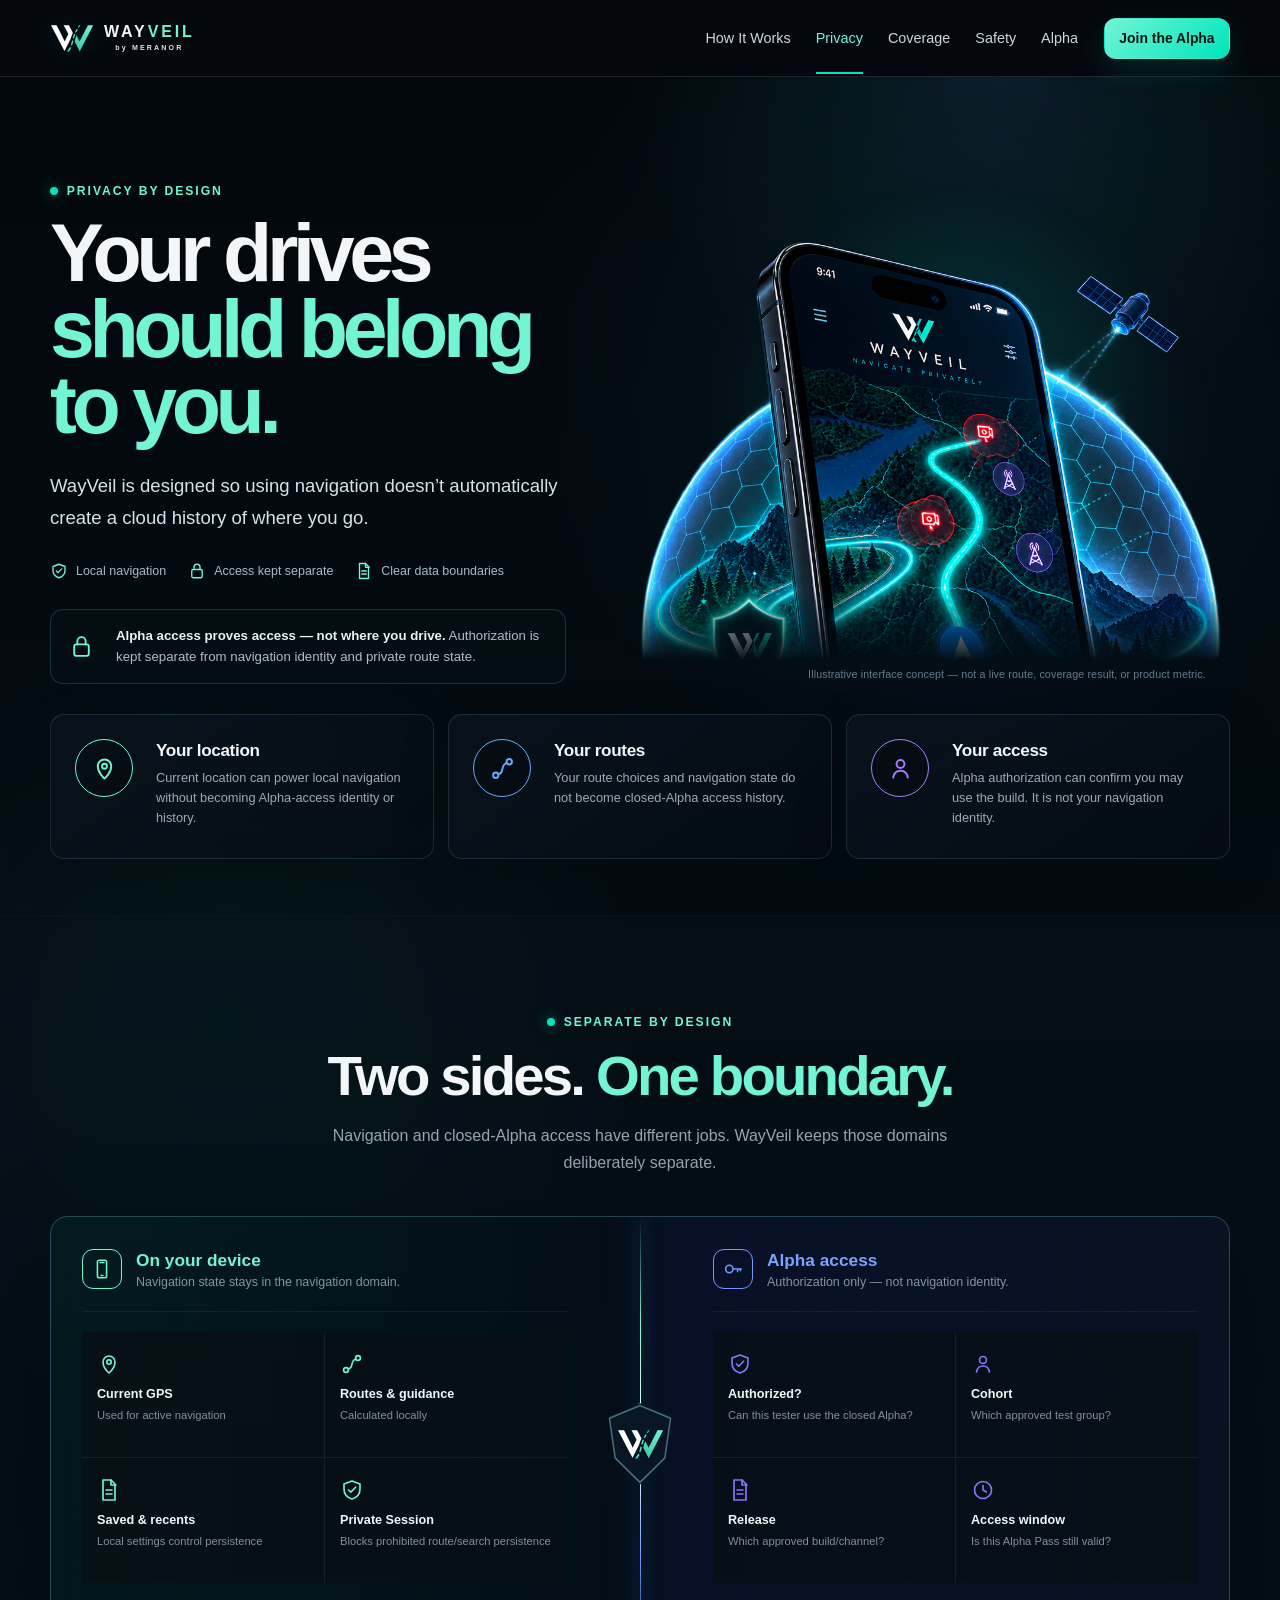
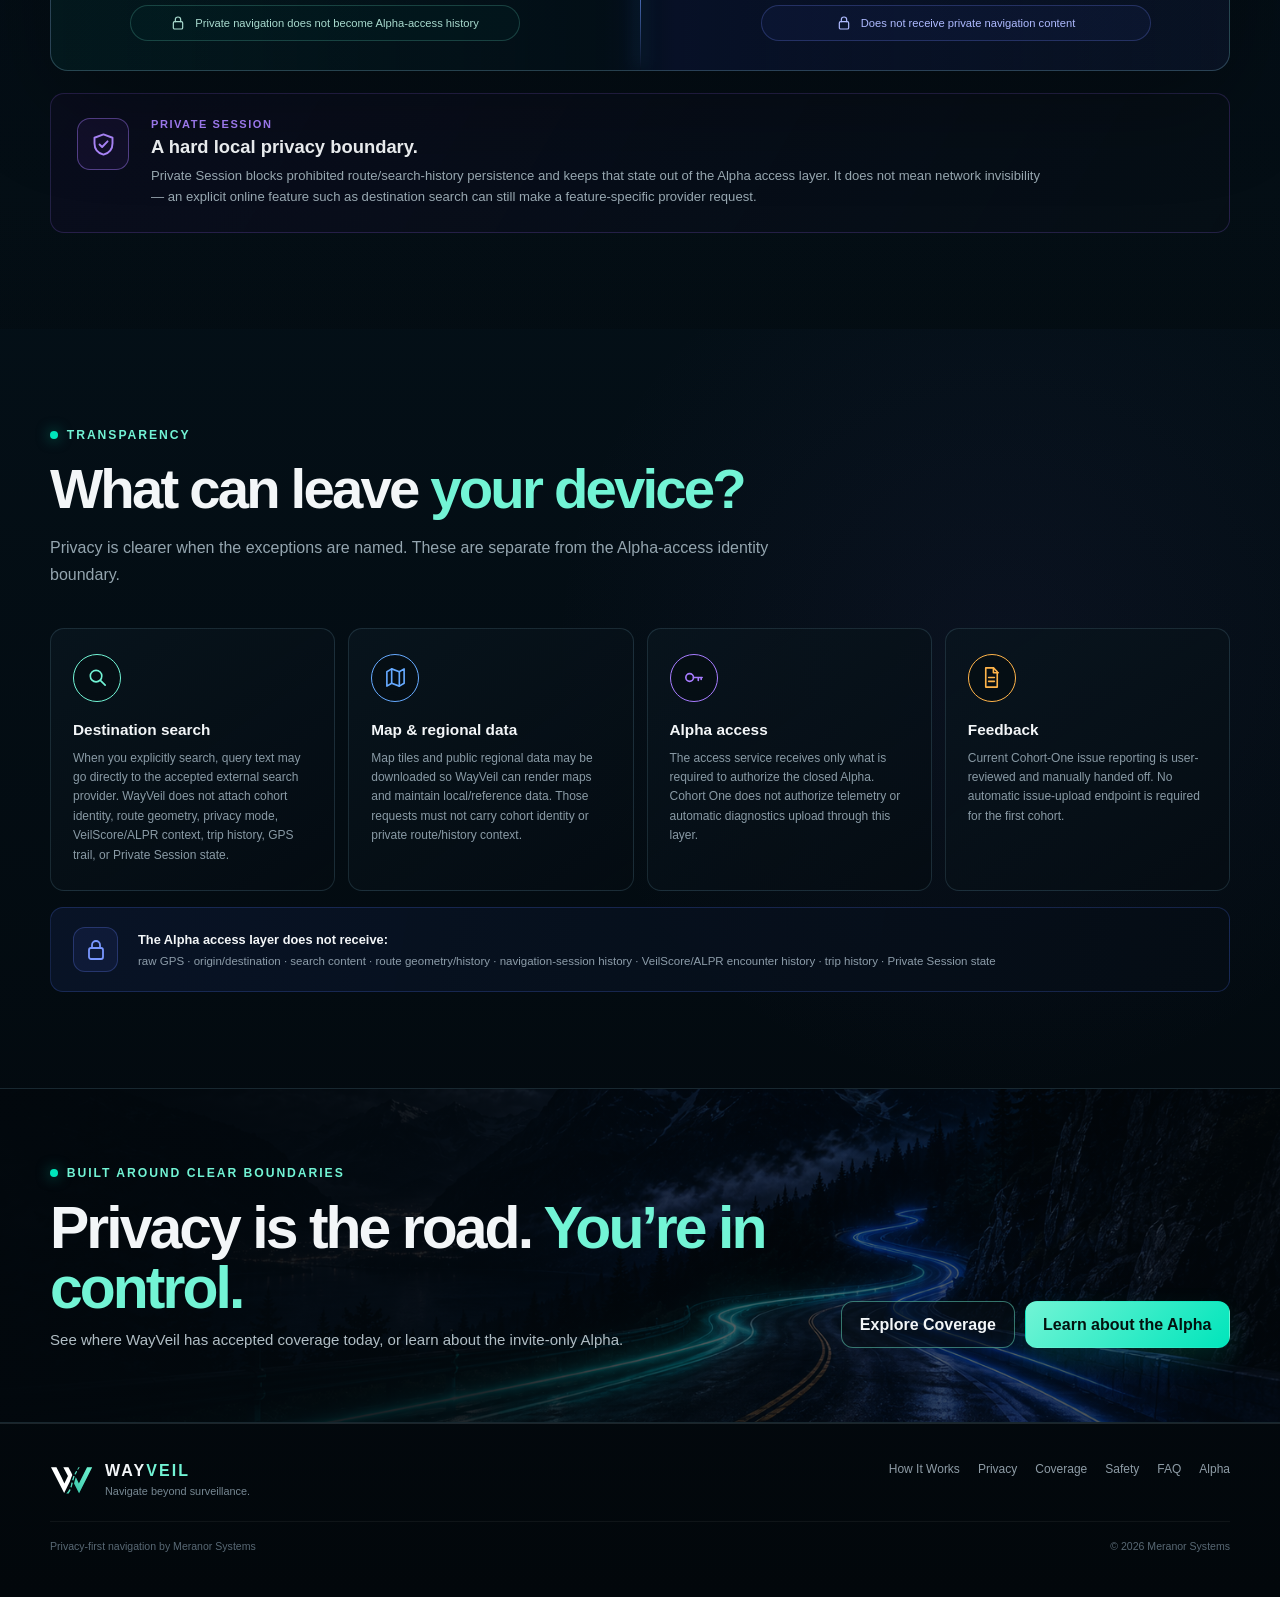
<file: wayveil/privacy/index.html>
<!doctype html>
<html lang="en">
<head>
  <meta charset="utf-8">
  <meta name="viewport" content="width=device-width,initial-scale=1,viewport-fit=cover">
  <meta name="theme-color" content="#03080d">
  <meta name="description" content="WayVeil is designed to keep private navigation separate from closed-Alpha access, with clear boundaries around what can leave your device.">
  <title>Privacy — WayVeil</title>
  <link rel="stylesheet" href="../assets/css/core.css">
  <link rel="stylesheet" href="../assets/css/responsive.css">
  <link rel="stylesheet" href="../assets/css/privacy-north-star.css">
</head>
<body>
  <svg class="privacy-svg-defs" aria-hidden="true" width="0" height="0">
    <symbol id="p-pin" viewBox="0 0 24 24"><path d="M12 21s6-5.2 6-11a6 6 0 1 0-12 0c0 5.8 6 11 6 11Z"/><circle cx="12" cy="10" r="2.2"/></symbol>
    <symbol id="p-route" viewBox="0 0 24 24"><circle cx="6" cy="18" r="2.4"/><circle cx="18" cy="6" r="2.4"/><path d="M8.2 17c6-.5 1.6-8.8 7.5-9.8"/></symbol>
    <symbol id="p-user" viewBox="0 0 24 24"><circle cx="12" cy="8" r="3.5"/><path d="M5.5 20c.7-4 3-6 6.5-6s5.8 2 6.5 6"/></symbol>
    <symbol id="p-phone" viewBox="0 0 24 24"><rect x="7" y="2.5" width="10" height="19" rx="2"/><path d="M10 5h4M11 19h2"/></symbol>
    <symbol id="p-lock" viewBox="0 0 24 24"><rect x="5" y="10" width="14" height="11" rx="2"/><path d="M8 10V7a4 4 0 0 1 8 0v3"/></symbol>
    <symbol id="p-search" viewBox="0 0 24 24"><circle cx="10.5" cy="10.5" r="6"/><path d="m15 15 5 5"/></symbol>
    <symbol id="p-map" viewBox="0 0 24 24"><path d="m3 6 5-3 8 3 5-3v15l-5 3-8-3-5 3V6Z"/><path d="M8 3v15M16 6v15"/></symbol>
    <symbol id="p-key" viewBox="0 0 24 24"><circle cx="8" cy="12" r="4"/><path d="M12 12h9M17 12v3M20 12v2"/></symbol>
    <symbol id="p-file" viewBox="0 0 24 24"><path d="M6 2h8l4 4v16H6V2Z"/><path d="M14 2v5h5M9 12h6M9 16h6"/></symbol>
    <symbol id="p-shield" viewBox="0 0 24 24"><path d="M12 3 20 6v5c0 5.3-3 8.5-8 10-5-1.5-8-4.7-8-10V6l8-3Z"/><path d="m8.5 12 2.3 2.2 4.8-5"/></symbol>
    <symbol id="p-clock" viewBox="0 0 24 24"><circle cx="12" cy="12" r="8.5"/><path d="M12 7.5V12l3.4 2"/></symbol>
  </svg>

  <a class="skip-link" href="#main">Skip to content</a>

  <header class="site-header">
    <div class="shell header-inner">
      <a class="brand" href="../" aria-label="WayVeil home">
        <img src="../assets/img/wayveil-mark.svg" alt="">
        <span class="wordmark"><span>WAY</span><strong>VEIL</strong><small>by MERANOR</small></span>
      </a>
      <nav class="desktop-nav" aria-label="Primary navigation">
        <a href="../how-it-works/">How It Works</a>
        <a href="../privacy/" aria-current="page">Privacy</a>
        <a href="../coverage/">Coverage</a>
        <a href="../safety/">Safety</a>
        <a href="../alpha/">Alpha</a>
      </nav>
      <a class="button button-primary header-cta" href="../alpha/">Join the Alpha</a>
      <button class="menu-button" type="button" aria-label="Open menu" aria-expanded="false" data-menu-button><span></span></button>
    </div>
    <nav class="mobile-nav" data-mobile-nav aria-label="Mobile navigation">
      <a href="../how-it-works/">How It Works</a>
      <a href="../privacy/" aria-current="page">Privacy</a>
      <a href="../coverage/">Coverage</a>
      <a href="../safety/">Safety</a>
      <a href="../alpha/">Alpha</a>
      <a class="button button-primary" href="../alpha/">Join the Alpha</a>
    </nav>
  </header>

  <main id="main">
    <section class="privacy-hero">
      <div class="shell privacy-hero-grid">
        <div class="privacy-hero-copy">
          <p class="eyebrow"><span class="eyebrow-dot"></span>Privacy by design</p>
          <h1>Your drives <span>should belong to you.</span></h1>
          <p class="privacy-lead">WayVeil is designed so using navigation doesn’t automatically create a cloud history of where you go.</p>

          <div class="hero-trust-line" aria-label="Privacy principles">
            <span><svg aria-hidden="true"><use href="#p-shield"></use></svg>Local navigation</span>
            <span><svg aria-hidden="true"><use href="#p-lock"></use></svg>Access kept separate</span>
            <span><svg aria-hidden="true"><use href="#p-file"></use></svg>Clear data boundaries</span>
          </div>

          <div class="hero-boundary-note">
            <svg aria-hidden="true"><use href="#p-lock"></use></svg>
            <span><b>Alpha access proves access — not where you drive.</b> Authorization is kept separate from navigation identity and private route state.</span>
          </div>
        </div>

        <figure class="privacy-hero-art">
          <div class="hero-art-glow" aria-hidden="true"></div>
          <img src="../assets/img/privacy/privacy-hero-phone.png" alt="Illustrative WayVeil navigation interface inside a glowing privacy halo">
          <figcaption>Illustrative interface concept — not a live route, coverage result, or product metric.</figcaption>
        </figure>
      </div>

      <div class="shell privacy-pillars" aria-label="Privacy overview">
        <article>
          <span class="pillar-icon mint"><svg aria-hidden="true"><use href="#p-pin"></use></svg></span>
          <div>
            <h2>Your location</h2>
            <p>Current location can power local navigation without becoming Alpha-access identity or history.</p>
          </div>
        </article>
        <article>
          <span class="pillar-icon blue"><svg aria-hidden="true"><use href="#p-route"></use></svg></span>
          <div>
            <h2>Your routes</h2>
            <p>Your route choices and navigation state do not become closed-Alpha access history.</p>
          </div>
        </article>
        <article>
          <span class="pillar-icon purple"><svg aria-hidden="true"><use href="#p-user"></use></svg></span>
          <div>
            <h2>Your access</h2>
            <p>Alpha authorization can confirm you may use the build. It is not your navigation identity.</p>
          </div>
        </article>
      </div>
    </section>

    <section class="privacy-section boundary-section">
      <div class="shell">
        <div class="privacy-section-heading centered">
          <p class="eyebrow"><span class="eyebrow-dot"></span>Separate by design</p>
          <h2>Two sides. <span>One boundary.</span></h2>
          <p>Navigation and closed-Alpha access have different jobs. WayVeil keeps those domains deliberately separate.</p>
        </div>

        <div class="boundary-board">
          <section class="boundary-side boundary-local" aria-labelledby="local-title">
            <div class="boundary-side-head">
              <span class="boundary-head-icon"><svg aria-hidden="true"><use href="#p-phone"></use></svg></span>
              <div><h3 id="local-title">On your device</h3><p>Navigation state stays in the navigation domain.</p></div>
            </div>
            <div class="boundary-items">
              <div><svg aria-hidden="true"><use href="#p-pin"></use></svg><b>Current GPS</b><span>Used for active navigation</span></div>
              <div><svg aria-hidden="true"><use href="#p-route"></use></svg><b>Routes & guidance</b><span>Calculated locally</span></div>
              <div><svg aria-hidden="true"><use href="#p-file"></use></svg><b>Saved & recents</b><span>Local settings control persistence</span></div>
              <div><svg aria-hidden="true"><use href="#p-shield"></use></svg><b>Private Session</b><span>Blocks prohibited route/search persistence</span></div>
            </div>
            <div class="boundary-pill"><svg aria-hidden="true"><use href="#p-lock"></use></svg>Private navigation does not become Alpha-access history</div>
          </section>

          <div class="boundary-divider" aria-hidden="true">
            <span class="boundary-beam"></span>
            <span class="boundary-mark">
              <svg viewBox="0 0 72 82" aria-hidden="true" style="position:absolute;inset:0;width:100%;height:100%;pointer-events:none;overflow:visible"><polygon points="36,1.5 67.5,14.5 61.5,55.5 36,80.5 10.5,55.5 4.5,14.5" fill="none" stroke="rgba(122,178,201,.58)" stroke-width="1.5" vector-effect="non-scaling-stroke"/></svg>
              <img src="../assets/img/wayveil-mark.svg" alt="">
            </span>
          </div>

          <section class="boundary-side boundary-access" aria-labelledby="access-title">
            <div class="boundary-side-head">
              <span class="boundary-head-icon"><svg aria-hidden="true"><use href="#p-key"></use></svg></span>
              <div><h3 id="access-title">Alpha access</h3><p>Authorization only — not navigation identity.</p></div>
            </div>
            <div class="boundary-items">
              <div><svg aria-hidden="true"><use href="#p-shield"></use></svg><b>Authorized?</b><span>Can this tester use the closed Alpha?</span></div>
              <div><svg aria-hidden="true"><use href="#p-user"></use></svg><b>Cohort</b><span>Which approved test group?</span></div>
              <div><svg aria-hidden="true"><use href="#p-file"></use></svg><b>Release</b><span>Which approved build/channel?</span></div>
              <div><svg aria-hidden="true"><use href="#p-clock"></use></svg><b>Access window</b><span>Is this Alpha Pass still valid?</span></div>
            </div>
            <div class="boundary-pill"><svg aria-hidden="true"><use href="#p-lock"></use></svg>Does not receive private navigation content</div>
          </section>
        </div>

        <aside class="private-session-note">
          <div class="private-session-icon"><svg aria-hidden="true"><use href="#p-shield"></use></svg></div>
          <div>
            <p class="mini-label">Private Session</p>
            <h3>A hard local privacy boundary.</h3>
            <p>Private Session blocks prohibited route/search-history persistence and keeps that state out of the Alpha access layer. It does not mean network invisibility — an explicit online feature such as destination search can still make a feature-specific provider request.</p>
          </div>
        </aside>
      </div>
    </section>

    <section class="privacy-section transparency-section">
      <div class="shell">
        <div class="privacy-section-heading">
          <p class="eyebrow"><span class="eyebrow-dot"></span>Transparency</p>
          <h2>What can leave <span>your device?</span></h2>
          <p>Privacy is clearer when the exceptions are named. These are separate from the Alpha-access identity boundary.</p>
        </div>

        <div class="egress-grid">
          <article>
            <span class="egress-icon mint"><svg aria-hidden="true"><use href="#p-search"></use></svg></span>
            <h3>Destination search</h3>
            <p>When you explicitly search, query text may go directly to the accepted external search provider. WayVeil does not attach cohort identity, route geometry, privacy mode, VeilScore/ALPR context, trip history, GPS trail, or Private Session state.</p>
          </article>

          <article>
            <span class="egress-icon blue"><svg aria-hidden="true"><use href="#p-map"></use></svg></span>
            <h3>Map & regional data</h3>
            <p>Map tiles and public regional data may be downloaded so WayVeil can render maps and maintain local/reference data. Those requests must not carry cohort identity or private route/history context.</p>
          </article>

          <article>
            <span class="egress-icon purple"><svg aria-hidden="true"><use href="#p-key"></use></svg></span>
            <h3>Alpha access</h3>
            <p>The access service receives only what is required to authorize the closed Alpha. Cohort One does not authorize telemetry or automatic diagnostics upload through this layer.</p>
          </article>

          <article>
            <span class="egress-icon amber"><svg aria-hidden="true"><use href="#p-file"></use></svg></span>
            <h3>Feedback</h3>
            <p>Current Cohort-One issue reporting is user-reviewed and manually handed off. No automatic issue-upload endpoint is required for the first cohort.</p>
          </article>
        </div>

        <div class="alpha-does-not-get">
          <span class="alpha-no-icon"><svg aria-hidden="true"><use href="#p-lock"></use></svg></span>
          <div>
            <b>The Alpha access layer does not receive:</b>
            <p>raw GPS · origin/destination · search content · route geometry/history · navigation-session history · VeilScore/ALPR encounter history · trip history · Private Session state</p>
          </div>
        </div>
      </div>
    </section>

    <section class="privacy-cta">
      <div class="privacy-cta-bg" aria-hidden="true"></div>
      <div class="privacy-cta-shade" aria-hidden="true"></div>
      <div class="shell privacy-cta-inner">
        <div>
          <p class="eyebrow"><span class="eyebrow-dot"></span>Built around clear boundaries</p>
          <h2>Privacy is the road. <span>You’re in control.</span></h2>
          <p>See where WayVeil has accepted coverage today, or learn about the invite-only Alpha.</p>
        </div>
        <div class="privacy-cta-actions">
          <a class="button button-secondary" href="../coverage/">Explore Coverage</a>
          <a class="button button-primary" href="../alpha/">Learn about the Alpha</a>
        </div>
      </div>
    </section>
  </main>

  <footer class="site-footer">
    <div class="shell footer-grid">
      <div class="footer-brand">
        <img src="../assets/img/wayveil-mark.svg" alt="">
        <div><strong>WAY<span>VEIL</span></strong><small>Navigate beyond surveillance.</small></div>
      </div>
      <nav class="footer-links" aria-label="Footer navigation">
        <a href="../how-it-works/">How It Works</a>
        <a href="../privacy/">Privacy</a>
        <a href="../coverage/">Coverage</a>
        <a href="../safety/">Safety</a>
        <a href="../faq/">FAQ</a>
        <a href="../alpha/">Alpha</a>
      </nav>
      <div class="footer-meta">
        <span>Privacy-first navigation by Meranor Systems</span>
        <span>© 2026 Meranor Systems</span>
      </div>
    </div>
  </footer>

  <script src="../assets/js/site.js" defer></script>
</body>
</html>
</file>
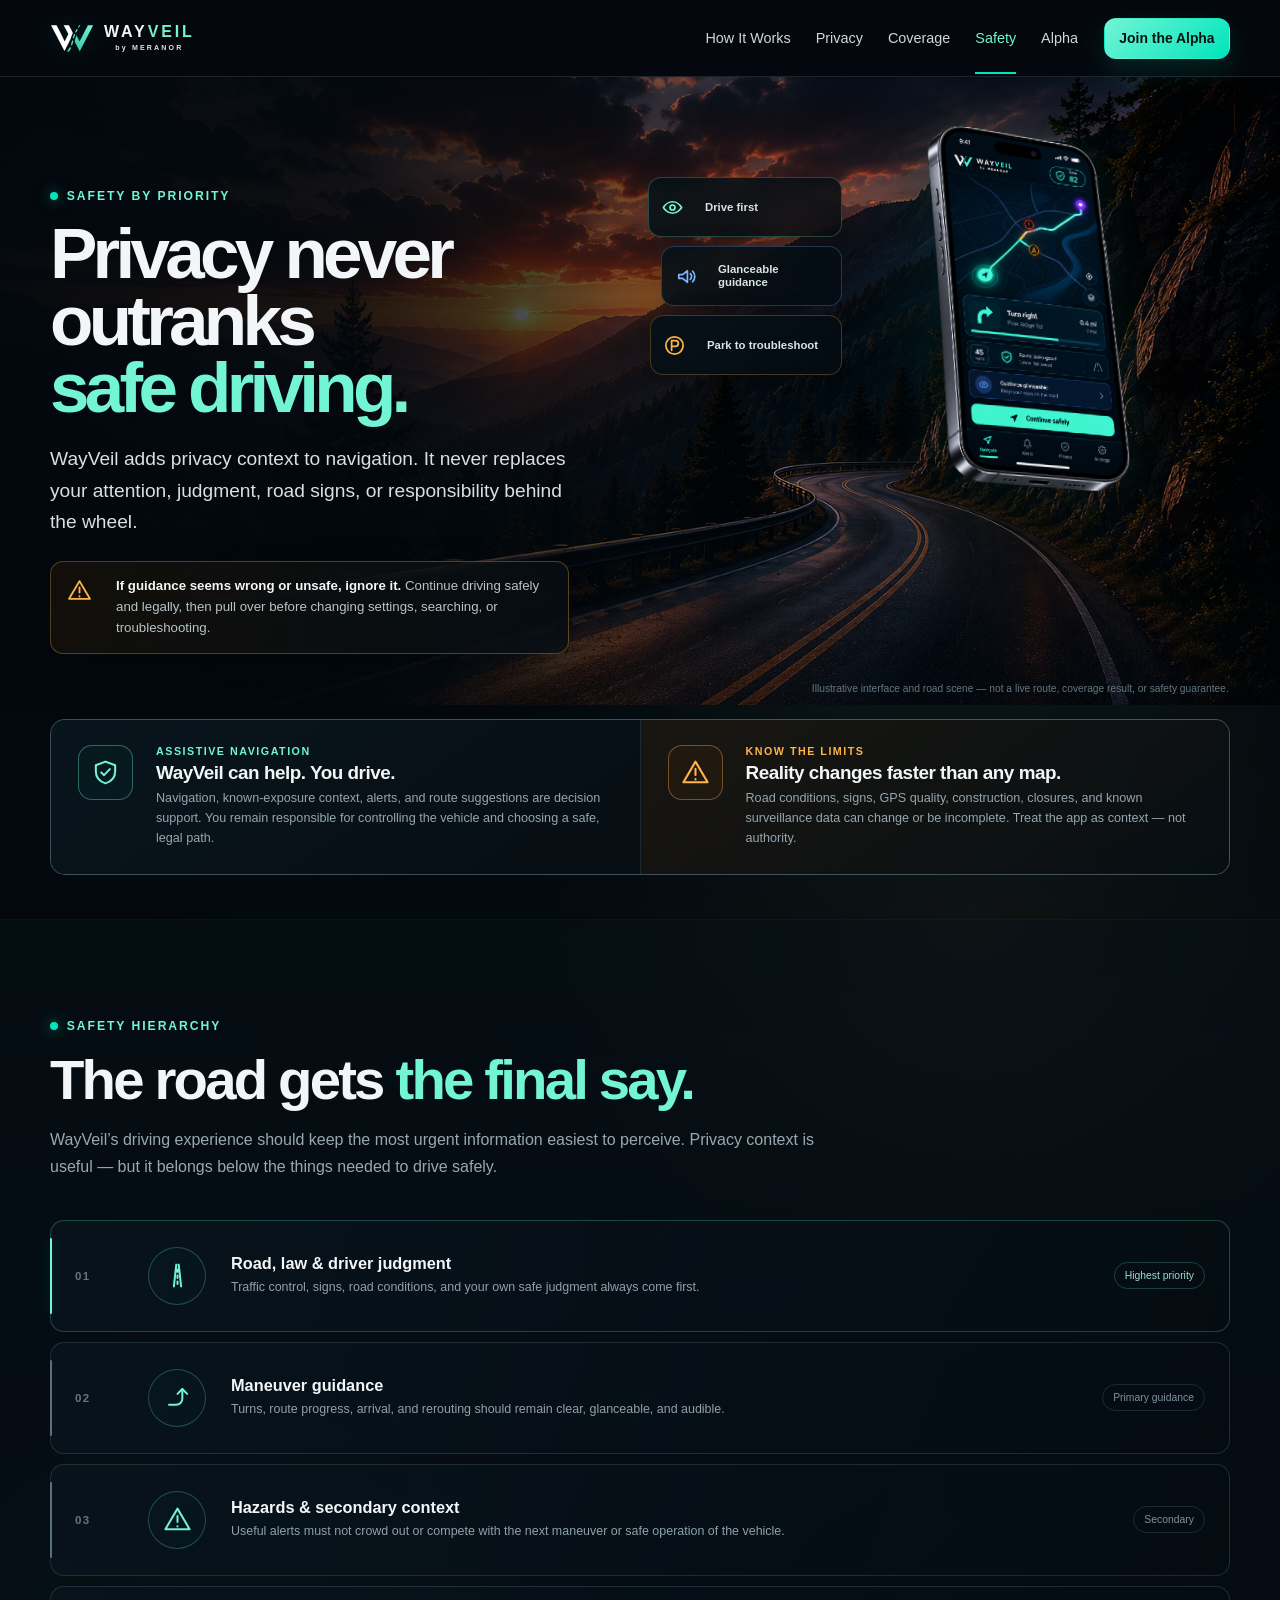
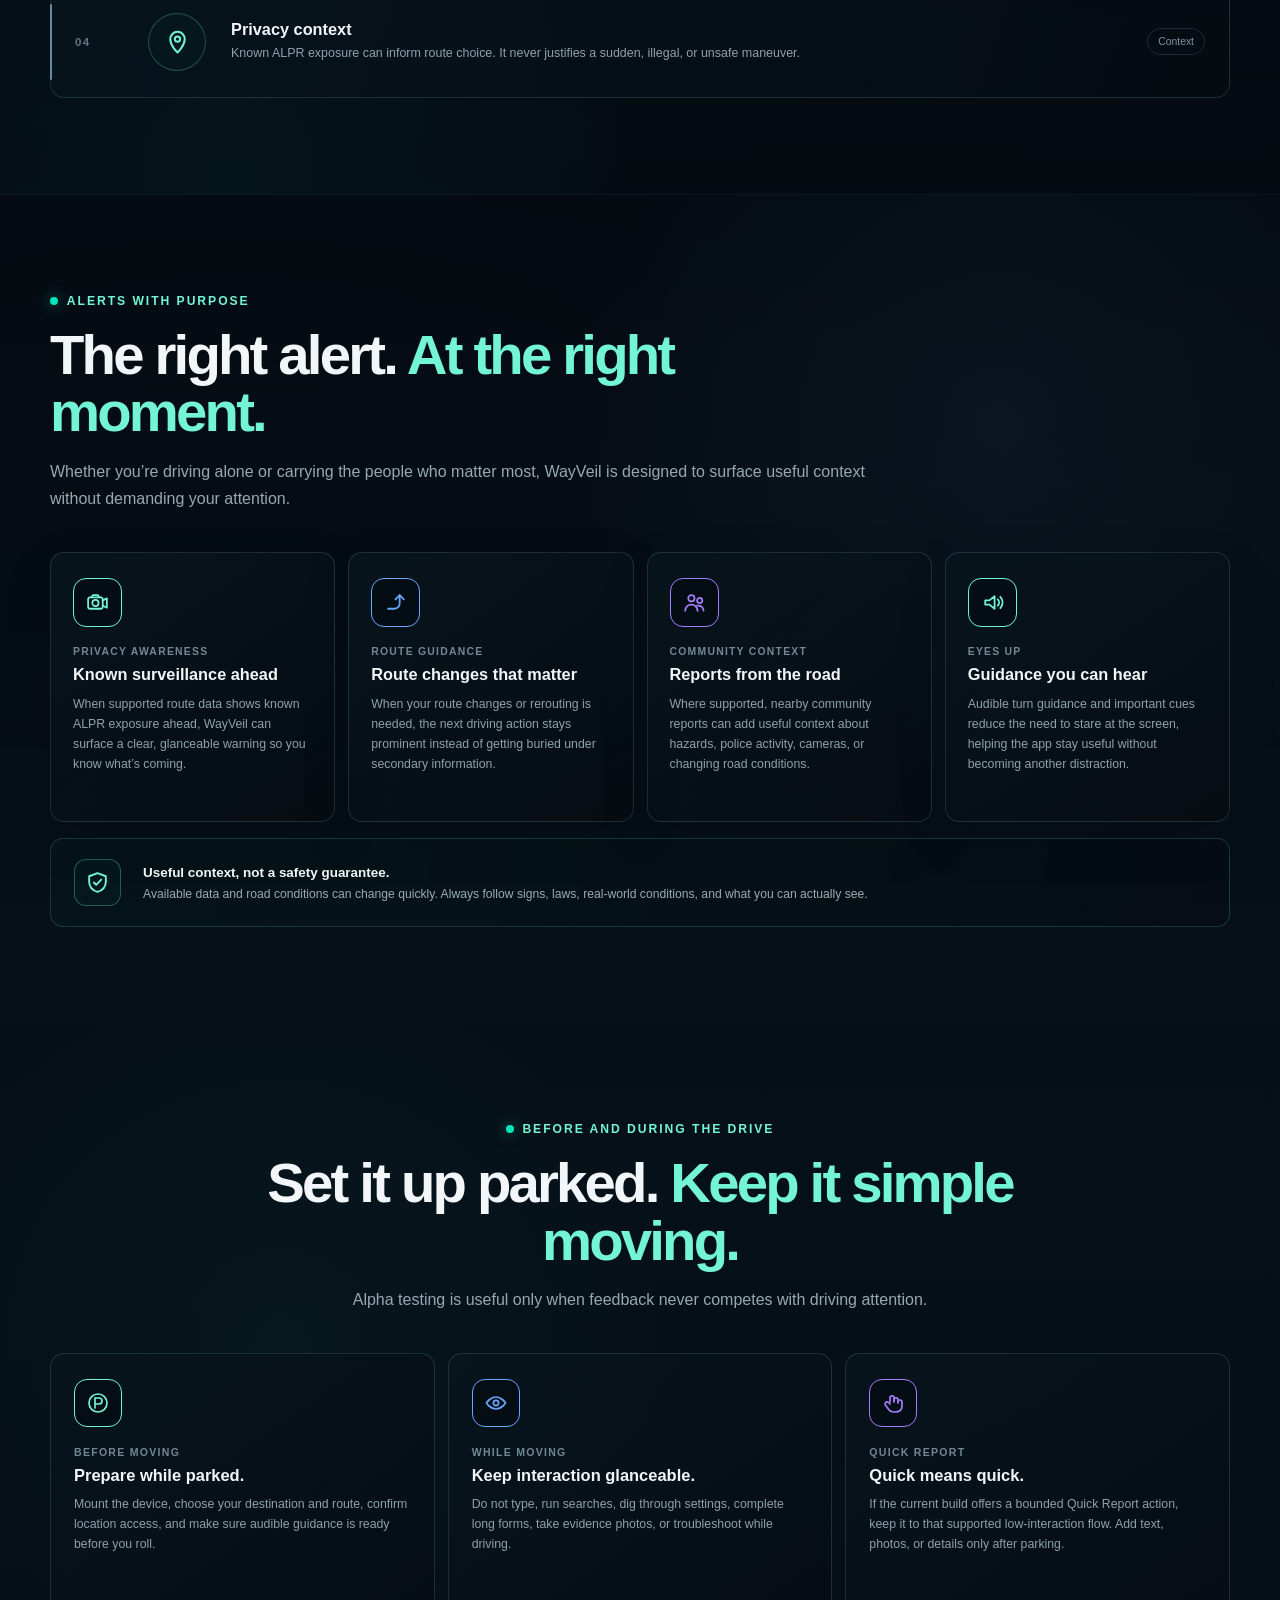
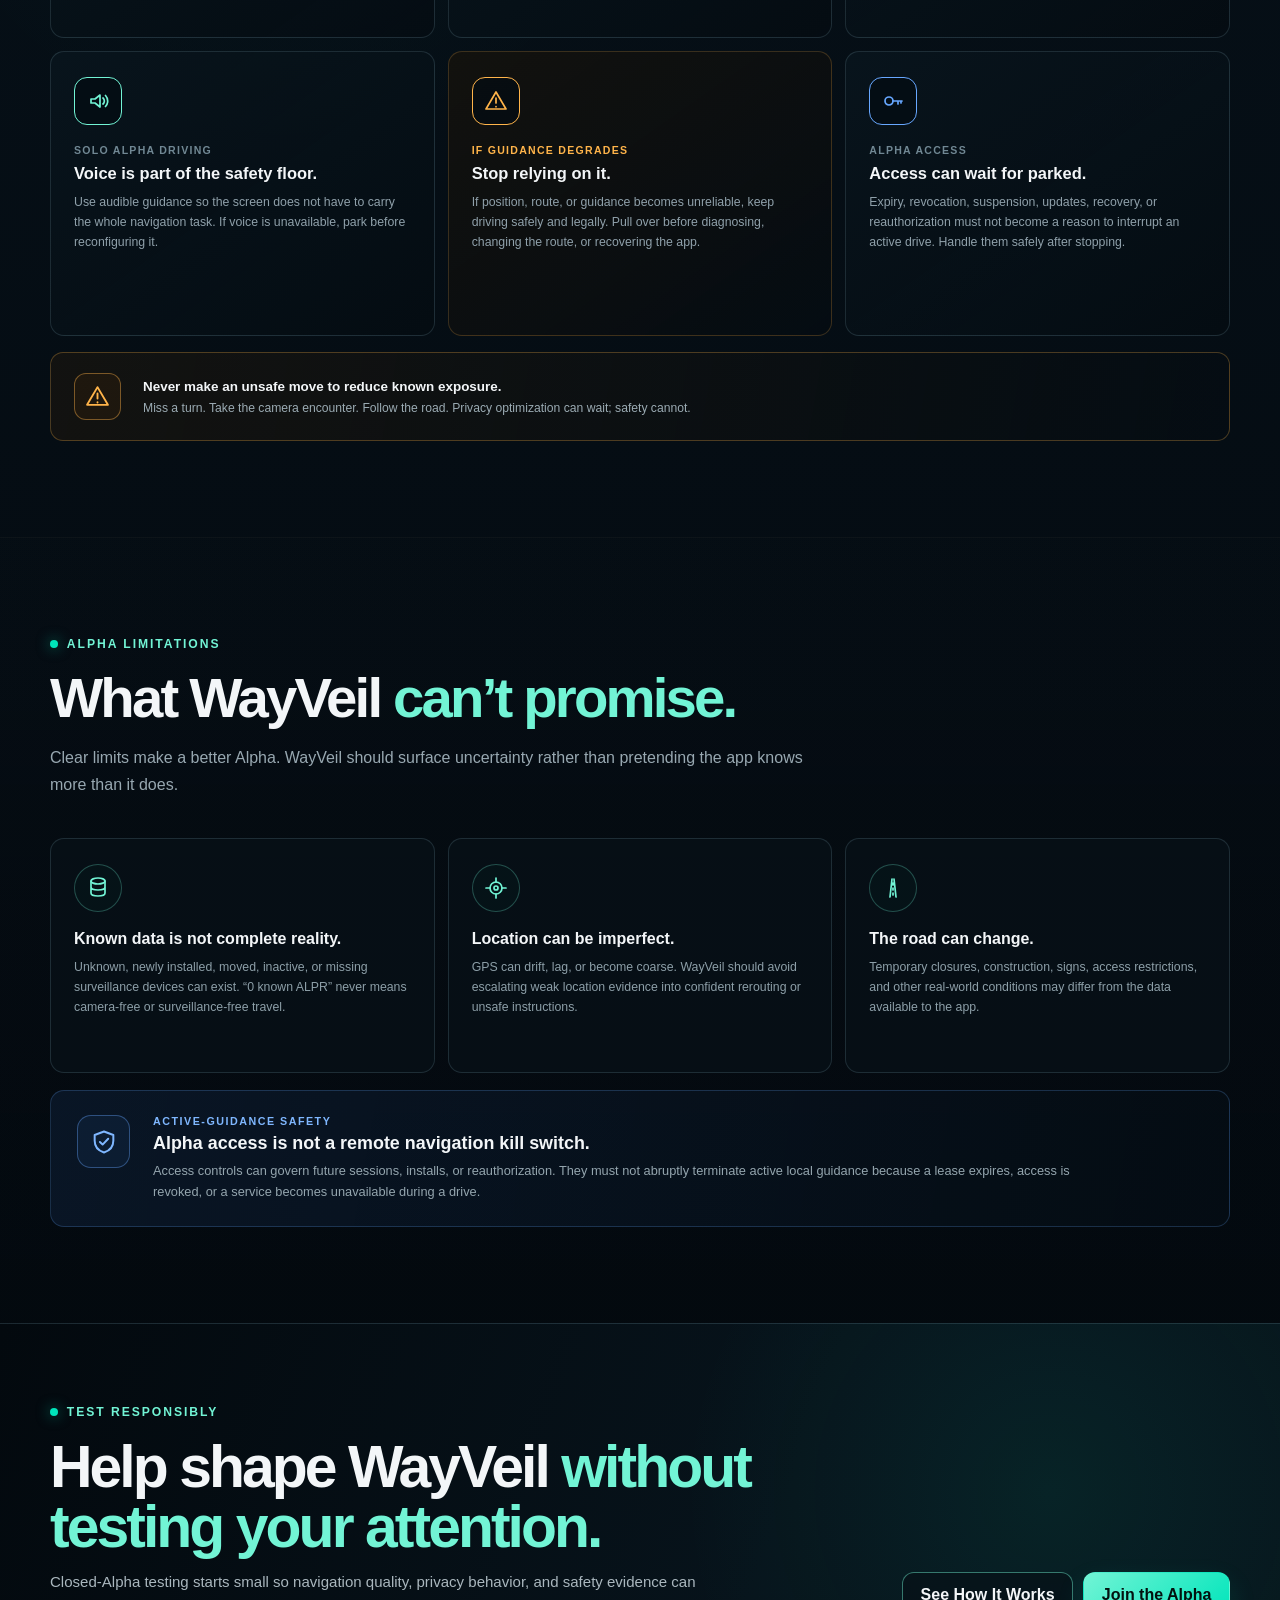
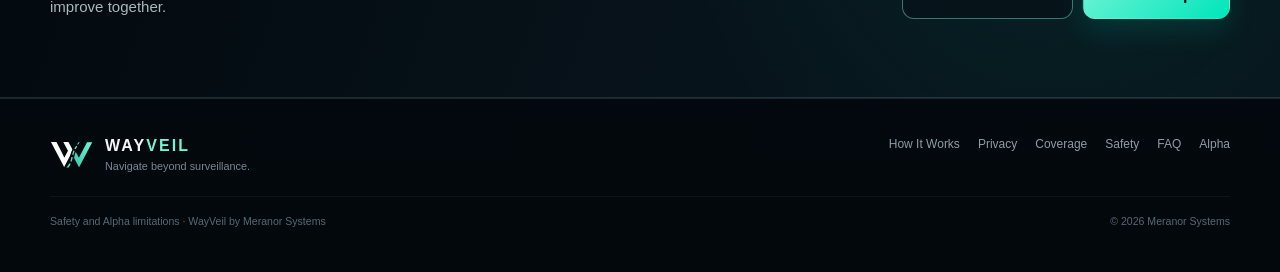
<file: wayveil/safety/index.html>
<!doctype html>
<html lang="en">
<head>
  <meta charset="utf-8">
  <meta name="viewport" content="width=device-width,initial-scale=1,viewport-fit=cover">
  <meta name="theme-color" content="#03080d">
  <meta name="description" content="WayVeil safety principles and Alpha limitations: drive first, keep guidance glanceable, and handle setup or recovery while parked.">
  <title>Safety — WayVeil</title>
  <link rel="stylesheet" href="../assets/css/core.css">
  <link rel="stylesheet" href="../assets/css/responsive.css">
  <link rel="stylesheet" href="../assets/css/safety-north-star.css">
</head>
<body>
  <svg class="safety-svg-defs" aria-hidden="true" width="0" height="0">
    <symbol id="s-shield" viewBox="0 0 24 24"><path d="M12 3 20 6v5c0 5.3-3 8.5-8 10-5-1.5-8-4.7-8-10V6l8-3Z"/><path d="m8.5 12 2.3 2.2 4.8-5"/></symbol>
    <symbol id="s-eye" viewBox="0 0 24 24"><path d="M2.5 12s3.6-6 9.5-6 9.5 6 9.5 6-3.6 6-9.5 6-9.5-6-9.5-6Z"/><circle cx="12" cy="12" r="2.6"/></symbol>
    <symbol id="s-volume" viewBox="0 0 24 24"><path d="M5 10v4h4l5 4V6l-5 4H5Z"/><path d="M17 9a4 4 0 0 1 0 6M19.5 6.5a8 8 0 0 1 0 11"/></symbol>
    <symbol id="s-park" viewBox="0 0 24 24"><circle cx="12" cy="12" r="9"/><path d="M9 17V7h4a3 3 0 0 1 0 6H9"/></symbol>
    <symbol id="s-road" viewBox="0 0 24 24"><path d="M9 21 11 3M15 21 13 3M12 7v2M12 12v2M12 17v2"/></symbol>
    <symbol id="s-turn" viewBox="0 0 24 24"><path d="M5 18h6a5 5 0 0 0 5-5V5"/><path d="m12 9 4-4 4 4"/></symbol>
    <symbol id="s-alert" viewBox="0 0 24 24"><path d="M12 3 22 20H2L12 3Z"/><path d="M12 9v5M12 17.5v.2"/></symbol>
    <symbol id="s-pin" viewBox="0 0 24 24"><path d="M12 21s6-5.2 6-11a6 6 0 1 0-12 0c0 5.8 6 11 6 11Z"/><circle cx="12" cy="10" r="2.2"/></symbol>
    <symbol id="s-tap" viewBox="0 0 24 24"><path d="M9 11V6.8a2 2 0 0 1 4 0V11"/><path d="M13 10V8.8a2 2 0 0 1 4 0V12"/><path d="M17 11a2 2 0 0 1 4 0v4c0 4-2.8 6-7 6h-1.5c-2.2 0-3.5-.8-4.8-2.4L4.4 14a2 2 0 0 1 3.1-2.5L9 13"/></symbol>
    <symbol id="s-key" viewBox="0 0 24 24"><circle cx="8" cy="12" r="4"/><path d="M12 12h9M17 12v3M20 12v2"/></symbol>
    <symbol id="s-data" viewBox="0 0 24 24"><ellipse cx="12" cy="5" rx="7" ry="3"/><path d="M5 5v6c0 1.7 3.1 3 7 3s7-1.3 7-3V5M5 11v6c0 1.7 3.1 3 7 3s7-1.3 7-3v-6"/></symbol>
    <symbol id="s-gps" viewBox="0 0 24 24"><circle cx="12" cy="12" r="6"/><circle cx="12" cy="12" r="2"/><path d="M12 2v4M12 18v4M2 12h4M18 12h4"/></symbol>
    <symbol id="s-camera" viewBox="0 0 24 24"><rect x="3" y="7" width="14" height="11" rx="2"/><circle cx="10" cy="12.5" r="3"/><path d="m17 10 4-2v9l-4-2M6 7l1.5-2h5L14 7"/></symbol>
    <symbol id="s-community" viewBox="0 0 24 24"><circle cx="9" cy="8" r="3"/><circle cx="17" cy="10" r="2.5"/><path d="M3 20c.6-4 2.6-6 6-6s5.4 2 6 6M14.5 15c3.6-.4 5.7 1.3 6.2 4.7"/></symbol>
  </svg>

  <a class="skip-link" href="#main">Skip to content</a>

  <header class="site-header">
    <div class="shell header-inner">
      <a class="brand" href="../" aria-label="WayVeil home">
        <img src="../assets/img/wayveil-mark.svg" alt="">
        <span class="wordmark"><span>WAY</span><strong>VEIL</strong><small>by MERANOR</small></span>
      </a>
      <nav class="desktop-nav" aria-label="Primary navigation">
        <a href="../how-it-works/">How It Works</a>
        <a href="../privacy/">Privacy</a>
        <a href="../coverage/">Coverage</a>
        <a href="../safety/" aria-current="page">Safety</a>
        <a href="../alpha/">Alpha</a>
      </nav>
      <a class="button button-primary header-cta" href="../alpha/">Join the Alpha</a>
      <button class="menu-button" type="button" aria-label="Open menu" aria-expanded="false" data-menu-button><span></span></button>
    </div>
    <nav class="mobile-nav" data-mobile-nav aria-label="Mobile navigation">
      <a href="../how-it-works/">How It Works</a>
      <a href="../privacy/">Privacy</a>
      <a href="../coverage/">Coverage</a>
      <a href="../safety/" aria-current="page">Safety</a>
      <a href="../alpha/">Alpha</a>
      <a class="button button-primary" href="../alpha/">Join the Alpha</a>
    </nav>
  </header>

  <main id="main">
    <section class="safety-hero">
      <div class="shell safety-hero-grid">
        <div class="safety-hero-copy">
          <p class="eyebrow"><span class="eyebrow-dot"></span>Safety by priority</p>
          <h1>Privacy never outranks <span>safe driving.</span></h1>
          <p class="safety-lead">WayVeil adds privacy context to navigation. It never replaces your attention, judgment, road signs, or responsibility behind the wheel.</p>

          <div class="safety-hero-note">
            <svg aria-hidden="true"><use href="#s-alert"></use></svg>
            <p><b>If guidance seems wrong or unsafe, ignore it.</b> Continue driving safely and legally, then pull over before changing settings, searching, or troubleshooting.</p>
          </div>
        </div>

        <figure class="safety-hero-art">
          <div class="safety-road-frame">
            <img class="safety-road-image" src="../assets/img/safety/safety-hero-road.png" alt="Cinematic mountain road at dusk">
            <div class="safety-road-shade" aria-hidden="true"></div>
            <svg class="safety-route-overlay" viewBox="0 0 900 620" aria-hidden="true" preserveAspectRatio="none">
              <path class="route-glow" d="M858 610 C790 582 728 551 719 506 C708 454 757 423 741 390 C725 356 685 352 667 327 C648 301 659 270 680 247"/>
              <path class="route-core" d="M858 610 C790 582 728 551 719 506 C708 454 757 423 741 390 C725 356 685 352 667 327 C648 301 659 270 680 247"/>
              <circle class="route-pip" cx="741" cy="390" r="7"/>
              <circle class="route-end" cx="680" cy="247" r="5"/>
            </svg>

            <img class="safety-product-phone" src="../assets/img/safety/safety-phone-navigation.png" alt="Illustrative WayVeil navigation interface">

            <div class="safety-principles" aria-label="Core safety principles">
              <span><svg aria-hidden="true"><use href="#s-eye"></use></svg><b>Drive first</b></span>
              <span><svg aria-hidden="true"><use href="#s-volume"></use></svg><b>Glanceable guidance</b></span>
              <span><svg aria-hidden="true"><use href="#s-park"></use></svg><b>Park to troubleshoot</b></span>
            </div>
          </div>
          <figcaption>Illustrative interface and road scene — not a live route, coverage result, or safety guarantee.</figcaption>
        </figure>
      </div>

      <div class="shell assistive-band">
        <article>
          <span class="assistive-icon"><svg aria-hidden="true"><use href="#s-shield"></use></svg></span>
          <div>
            <p class="mini-label">Assistive navigation</p>
            <h2>WayVeil can help. You drive.</h2>
            <p>Navigation, known-exposure context, alerts, and route suggestions are decision support. You remain responsible for controlling the vehicle and choosing a safe, legal path.</p>
          </div>
        </article>
        <article class="assistive-limit">
          <span class="assistive-icon amber"><svg aria-hidden="true"><use href="#s-alert"></use></svg></span>
          <div>
            <p class="mini-label amber-text">Know the limits</p>
            <h2>Reality changes faster than any map.</h2>
            <p>Road conditions, signs, GPS quality, construction, closures, and known surveillance data can change or be incomplete. Treat the app as context — not authority.</p>
          </div>
        </article>
      </div>
    </section>

    <section class="safety-section priority-section">
      <div class="shell">
        <div class="safety-section-heading">
          <p class="eyebrow"><span class="eyebrow-dot"></span>Safety hierarchy</p>
          <h2>The road gets <span>the final say.</span></h2>
          <p>WayVeil’s driving experience should keep the most urgent information easiest to perceive. Privacy context is useful — but it belongs below the things needed to drive safely.</p>
        </div>

        <div class="priority-stack">
          <article class="priority-row priority-road">
            <span class="priority-num">01</span>
            <span class="priority-icon"><svg aria-hidden="true"><use href="#s-road"></use></svg></span>
            <div><h3>Road, law & driver judgment</h3><p>Traffic control, signs, road conditions, and your own safe judgment always come first.</p></div>
            <span class="priority-tag">Highest priority</span>
          </article>
          <article class="priority-row">
            <span class="priority-num">02</span>
            <span class="priority-icon"><svg aria-hidden="true"><use href="#s-turn"></use></svg></span>
            <div><h3>Maneuver guidance</h3><p>Turns, route progress, arrival, and rerouting should remain clear, glanceable, and audible.</p></div>
            <span class="priority-tag">Primary guidance</span>
          </article>
          <article class="priority-row">
            <span class="priority-num">03</span>
            <span class="priority-icon"><svg aria-hidden="true"><use href="#s-alert"></use></svg></span>
            <div><h3>Hazards & secondary context</h3><p>Useful alerts must not crowd out or compete with the next maneuver or safe operation of the vehicle.</p></div>
            <span class="priority-tag">Secondary</span>
          </article>
          <article class="priority-row priority-privacy">
            <span class="priority-num">04</span>
            <span class="priority-icon"><svg aria-hidden="true"><use href="#s-pin"></use></svg></span>
            <div><h3>Privacy context</h3><p>Known ALPR exposure can inform route choice. It never justifies a sudden, illegal, or unsafe maneuver.</p></div>
            <span class="priority-tag">Context</span>
          </article>
        </div>
      </div>
    </section>

    <section class="safety-section alerts-section">
      <div class="shell">
        <div class="safety-section-heading alerts-heading">
          <p class="eyebrow"><span class="eyebrow-dot"></span>Alerts with purpose</p>
          <h2>The right alert. <span>At the right moment.</span></h2>
          <p>Whether you’re driving alone or carrying the people who matter most, WayVeil is designed to surface useful context without demanding your attention.</p>
        </div>

        <div class="alerts-grid">
          <article class="alert-card">
            <span class="alert-icon mint"><svg aria-hidden="true"><use href="#s-camera"></use></svg></span>
            <p class="alert-kicker">Privacy awareness</p>
            <h3>Known surveillance ahead</h3>
            <p>When supported route data shows known ALPR exposure ahead, WayVeil can surface a clear, glanceable warning so you know what’s coming.</p>
          </article>

          <article class="alert-card">
            <span class="alert-icon blue"><svg aria-hidden="true"><use href="#s-turn"></use></svg></span>
            <p class="alert-kicker">Route guidance</p>
            <h3>Route changes that matter</h3>
            <p>When your route changes or rerouting is needed, the next driving action stays prominent instead of getting buried under secondary information.</p>
          </article>

          <article class="alert-card">
            <span class="alert-icon purple"><svg aria-hidden="true"><use href="#s-community"></use></svg></span>
            <p class="alert-kicker">Community context</p>
            <h3>Reports from the road</h3>
            <p>Where supported, nearby community reports can add useful context about hazards, police activity, cameras, or changing road conditions.</p>
          </article>

          <article class="alert-card">
            <span class="alert-icon mint"><svg aria-hidden="true"><use href="#s-volume"></use></svg></span>
            <p class="alert-kicker">Eyes up</p>
            <h3>Guidance you can hear</h3>
            <p>Audible turn guidance and important cues reduce the need to stare at the screen, helping the app stay useful without becoming another distraction.</p>
          </article>
        </div>

        <div class="alerts-truth-band">
          <span><svg aria-hidden="true"><use href="#s-shield"></use></svg></span>
          <div>
            <b>Useful context, not a safety guarantee.</b>
            <p>Available data and road conditions can change quickly. Always follow signs, laws, real-world conditions, and what you can actually see.</p>
          </div>
        </div>
      </div>
    </section>

    <section class="safety-section moving-section">
      <div class="shell">
        <div class="safety-section-heading centered">
          <p class="eyebrow"><span class="eyebrow-dot"></span>Before and during the drive</p>
          <h2>Set it up parked. <span>Keep it simple moving.</span></h2>
          <p>Alpha testing is useful only when feedback never competes with driving attention.</p>
        </div>

        <div class="safety-card-grid">
          <article class="safety-rule-card">
            <span class="rule-icon mint"><svg aria-hidden="true"><use href="#s-park"></use></svg></span>
            <p class="rule-kicker">Before moving</p>
            <h3>Prepare while parked.</h3>
            <p>Mount the device, choose your destination and route, confirm location access, and make sure audible guidance is ready before you roll.</p>
          </article>

          <article class="safety-rule-card">
            <span class="rule-icon blue"><svg aria-hidden="true"><use href="#s-eye"></use></svg></span>
            <p class="rule-kicker">While moving</p>
            <h3>Keep interaction glanceable.</h3>
            <p>Do not type, run searches, dig through settings, complete long forms, take evidence photos, or troubleshoot while driving.</p>
          </article>

          <article class="safety-rule-card">
            <span class="rule-icon purple"><svg aria-hidden="true"><use href="#s-tap"></use></svg></span>
            <p class="rule-kicker">Quick Report</p>
            <h3>Quick means quick.</h3>
            <p>If the current build offers a bounded Quick Report action, keep it to that supported low-interaction flow. Add text, photos, or details only after parking.</p>
          </article>

          <article class="safety-rule-card">
            <span class="rule-icon mint"><svg aria-hidden="true"><use href="#s-volume"></use></svg></span>
            <p class="rule-kicker">Solo Alpha driving</p>
            <h3>Voice is part of the safety floor.</h3>
            <p>Use audible guidance so the screen does not have to carry the whole navigation task. If voice is unavailable, park before reconfiguring it.</p>
          </article>

          <article class="safety-rule-card warning-card">
            <span class="rule-icon amber"><svg aria-hidden="true"><use href="#s-alert"></use></svg></span>
            <p class="rule-kicker amber-text">If guidance degrades</p>
            <h3>Stop relying on it.</h3>
            <p>If position, route, or guidance becomes unreliable, keep driving safely and legally. Pull over before diagnosing, changing the route, or recovering the app.</p>
          </article>

          <article class="safety-rule-card">
            <span class="rule-icon blue"><svg aria-hidden="true"><use href="#s-key"></use></svg></span>
            <p class="rule-kicker">Alpha access</p>
            <h3>Access can wait for parked.</h3>
            <p>Expiry, revocation, suspension, updates, recovery, or reauthorization must not become a reason to interrupt an active drive. Handle them safely after stopping.</p>
          </article>
        </div>

        <div class="caution-band">
          <span><svg aria-hidden="true"><use href="#s-alert"></use></svg></span>
          <div><b>Never make an unsafe move to reduce known exposure.</b><p>Miss a turn. Take the camera encounter. Follow the road. Privacy optimization can wait; safety cannot.</p></div>
        </div>
      </div>
    </section>

    <section class="safety-section limits-section">
      <div class="shell">
        <div class="safety-section-heading">
          <p class="eyebrow"><span class="eyebrow-dot"></span>Alpha limitations</p>
          <h2>What WayVeil <span>can’t promise.</span></h2>
          <p>Clear limits make a better Alpha. WayVeil should surface uncertainty rather than pretending the app knows more than it does.</p>
        </div>

        <div class="limits-grid">
          <article>
            <span class="limit-icon"><svg aria-hidden="true"><use href="#s-data"></use></svg></span>
            <h3>Known data is not complete reality.</h3>
            <p>Unknown, newly installed, moved, inactive, or missing surveillance devices can exist. “0 known ALPR” never means camera-free or surveillance-free travel.</p>
          </article>
          <article>
            <span class="limit-icon"><svg aria-hidden="true"><use href="#s-gps"></use></svg></span>
            <h3>Location can be imperfect.</h3>
            <p>GPS can drift, lag, or become coarse. WayVeil should avoid escalating weak location evidence into confident rerouting or unsafe instructions.</p>
          </article>
          <article>
            <span class="limit-icon"><svg aria-hidden="true"><use href="#s-road"></use></svg></span>
            <h3>The road can change.</h3>
            <p>Temporary closures, construction, signs, access restrictions, and other real-world conditions may differ from the data available to the app.</p>
          </article>
        </div>

        <div class="active-guidance-band">
          <div class="active-guidance-icon"><svg aria-hidden="true"><use href="#s-shield"></use></svg></div>
          <div>
            <p class="mini-label">Active-guidance safety</p>
            <h3>Alpha access is not a remote navigation kill switch.</h3>
            <p>Access controls can govern future sessions, installs, or reauthorization. They must not abruptly terminate active local guidance because a lease expires, access is revoked, or a service becomes unavailable during a drive.</p>
          </div>
        </div>
      </div>
    </section>

    <section class="safety-cta">
      <div class="shell safety-cta-inner">
        <div>
          <p class="eyebrow"><span class="eyebrow-dot"></span>Test responsibly</p>
          <h2>Help shape WayVeil <span>without testing your attention.</span></h2>
          <p>Closed-Alpha testing starts small so navigation quality, privacy behavior, and safety evidence can improve together.</p>
        </div>
        <div class="safety-cta-actions">
          <a class="button button-secondary" href="../how-it-works/">See How It Works</a>
          <a class="button button-primary" href="../alpha/">Join the Alpha</a>
        </div>
      </div>
    </section>
  </main>

  <footer class="site-footer">
    <div class="shell footer-grid">
      <div class="footer-brand">
        <img src="../assets/img/wayveil-mark.svg" alt="">
        <div><strong>WAY<span>VEIL</span></strong><small>Navigate beyond surveillance.</small></div>
      </div>
      <nav class="footer-links" aria-label="Footer navigation">
        <a href="../how-it-works/">How It Works</a>
        <a href="../privacy/">Privacy</a>
        <a href="../coverage/">Coverage</a>
        <a href="../safety/">Safety</a>
        <a href="../faq/">FAQ</a>
        <a href="../alpha/">Alpha</a>
      </nav>
      <div class="footer-meta">
        <span>Safety and Alpha limitations · WayVeil by Meranor Systems</span>
        <span>© 2026 Meranor Systems</span>
      </div>
    </div>
  </footer>

  <script src="../assets/js/site.js" defer></script>
</body>
</html>
</file>
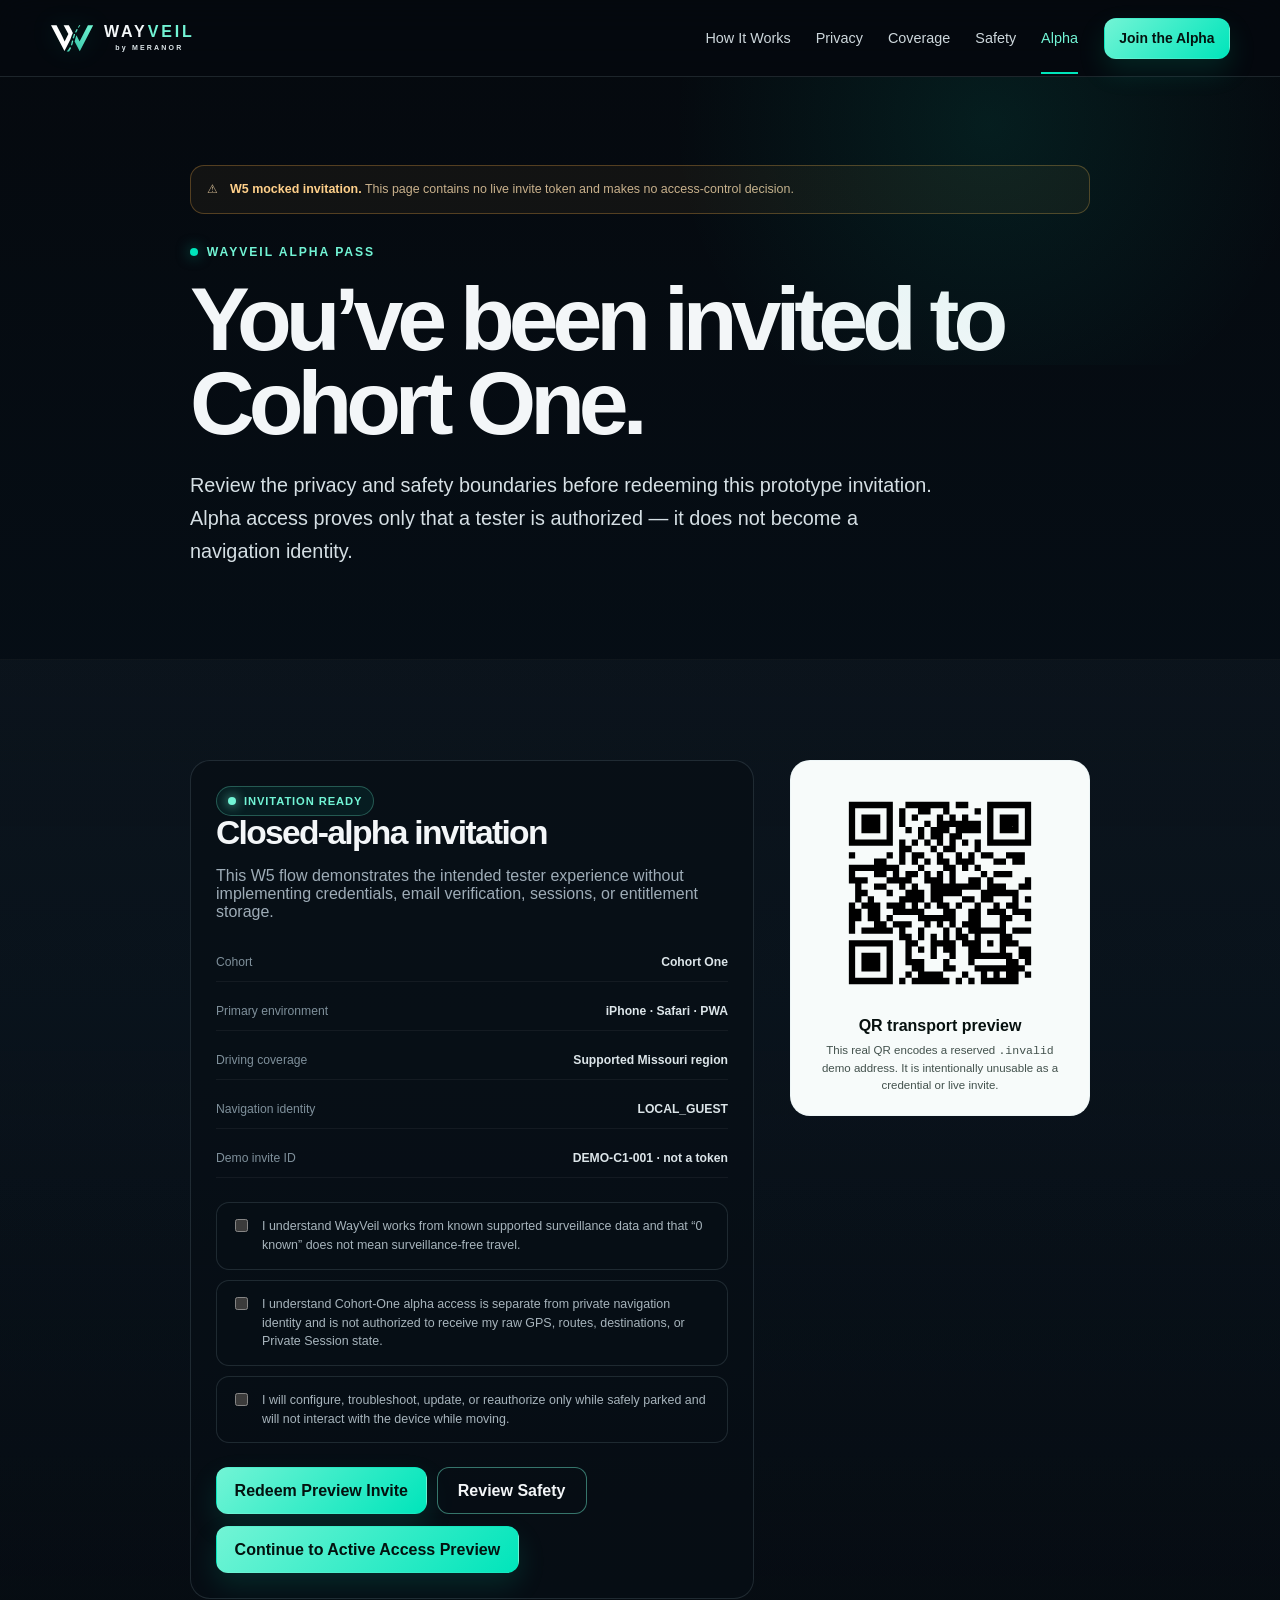
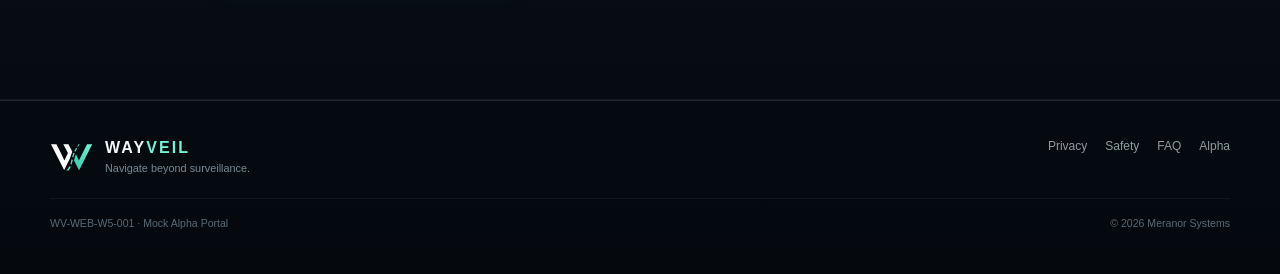
<file: wayveil/invite/demo/index.html>
<!doctype html><html lang="en"><head><meta charset="utf-8"><meta name="viewport" content="width=device-width,initial-scale=1,viewport-fit=cover"><meta name="theme-color" content="#05090e"><meta name="robots" content="noindex,nofollow"><link rel="stylesheet" href="../../assets/css/core.css"><link rel="stylesheet" href="../../assets/css/product.css"><link rel="stylesheet" href="../../assets/css/sections.css"><link rel="stylesheet" href="../../assets/css/responsive.css"><link rel="stylesheet" href="../../assets/css/portal.css"><meta name="description" content="Mocked WayVeil Cohort-One invitation and privacy/safety acknowledgement flow."><title>Alpha Invitation Preview — WayVeil</title></head><body><a class="skip-link" href="#main">Skip to content</a><header class="site-header"><div class="shell header-inner"><a class="brand" href="../../" aria-label="WayVeil home"><img src="../../assets/img/wayveil-mark.svg" alt=""><span class="wordmark"><span>WAY</span><strong>VEIL</strong><small>by MERANOR</small></span></a><nav class="desktop-nav" aria-label="Primary navigation"><a href="../../how-it-works/">How It Works</a><a href="../../privacy/">Privacy</a><a href="../../coverage/">Coverage</a><a href="../../safety/">Safety</a><a href="../../alpha/" aria-current="page">Alpha</a></nav><a class="button button-primary header-cta" href="../../alpha/">Join the Alpha</a><button class="menu-button" type="button" aria-label="Open menu" aria-expanded="false" data-menu-button><span></span></button></div><nav class="mobile-nav" data-mobile-nav aria-label="Mobile navigation"><a href="../../how-it-works/">How It Works</a><a href="../../privacy/">Privacy</a><a href="../../coverage/">Coverage</a><a href="../../safety/">Safety</a><a href="../../alpha/">Alpha</a><a class="button button-primary" href="../../alpha/">Join the Alpha</a></nav></header><main id="main"><section class="page-hero"><div class="shell portal-shell"><div class="prototype-flag"><span>⚠</span><div><strong>W5 mocked invitation.</strong> This page contains no live invite token and makes no access-control decision.</div></div><p class="eyebrow"><span class="eyebrow-dot"></span>WayVeil Alpha Pass</p><h1>You’ve been invited to Cohort One.</h1><p class="lead">Review the privacy and safety boundaries before redeeming this prototype invitation. Alpha access proves only that a tester is authorized — it does not become a navigation identity.</p></div></section><section class="section section-soft"><div class="shell portal-shell invite-grid"><div class="invite-summary"><span class="status-pill">INVITATION READY</span><h2>Closed-alpha invitation</h2><p class="muted">This W5 flow demonstrates the intended tester experience without implementing credentials, email verification, sessions, or entitlement storage.</p><div class="invite-meta"><div><span>Cohort</span><strong>Cohort One</strong></div><div><span>Primary environment</span><strong>iPhone · Safari · PWA</strong></div><div><span>Driving coverage</span><strong>Supported Missouri region</strong></div><div><span>Navigation identity</span><strong>LOCAL_GUEST</strong></div><div><span>Demo invite ID</span><strong>DEMO-C1-001 · not a token</strong></div></div><form data-preview-redeem><div class="ack-list"><label class="ack-row"><input type="checkbox" required><span>I understand WayVeil works from known supported surveillance data and that “0 known” does not mean surveillance-free travel.</span></label><label class="ack-row"><input type="checkbox" required><span>I understand Cohort-One alpha access is separate from private navigation identity and is not authorized to receive my raw GPS, routes, destinations, or Private Session state.</span></label><label class="ack-row"><input type="checkbox" required><span>I will configure, troubleshoot, update, or reauthorize only while safely parked and will not interact with the device while moving.</span></label></div><div class="portal-actions"><button class="button button-primary" type="submit">Redeem Preview Invite</button><a class="button button-secondary" href="../../safety/">Review Safety</a></div><div class="redeem-status" data-redeem-status><strong>Preview redemption complete.</strong> No identity, email, token, or entitlement was transmitted or stored.</div><a class="button button-primary" href="../../portal/" data-redeem-continue hidden style="margin-top:12px">Continue to Active Access Preview</a></form></div><div class="qr-card"><img src="../../assets/img/alpha-demo-qr.svg" alt="Mock QR code for the non-live W5 invitation"><strong>QR transport preview</strong><p>This real QR encodes a reserved <code>.invalid</code> demo address. It is intentionally unusable as a credential or live invite.</p></div></div></section></main><footer class="site-footer"><div class="shell footer-grid"><div class="footer-brand"><img src="../../assets/img/wayveil-mark.svg" alt=""><div><strong>WAY<span>VEIL</span></strong><small>Navigate beyond surveillance.</small></div></div><nav class="footer-links" aria-label="Footer navigation"><a href="../../privacy/">Privacy</a><a href="../../safety/">Safety</a><a href="../../faq/">FAQ</a><a href="../../alpha/">Alpha</a></nav><div class="footer-meta"><span>WV-WEB-W5-001 · Mock Alpha Portal</span><span>© 2026 Meranor Systems</span></div></div></footer><script src="../../assets/js/site.js" defer></script></body></html>
</file>
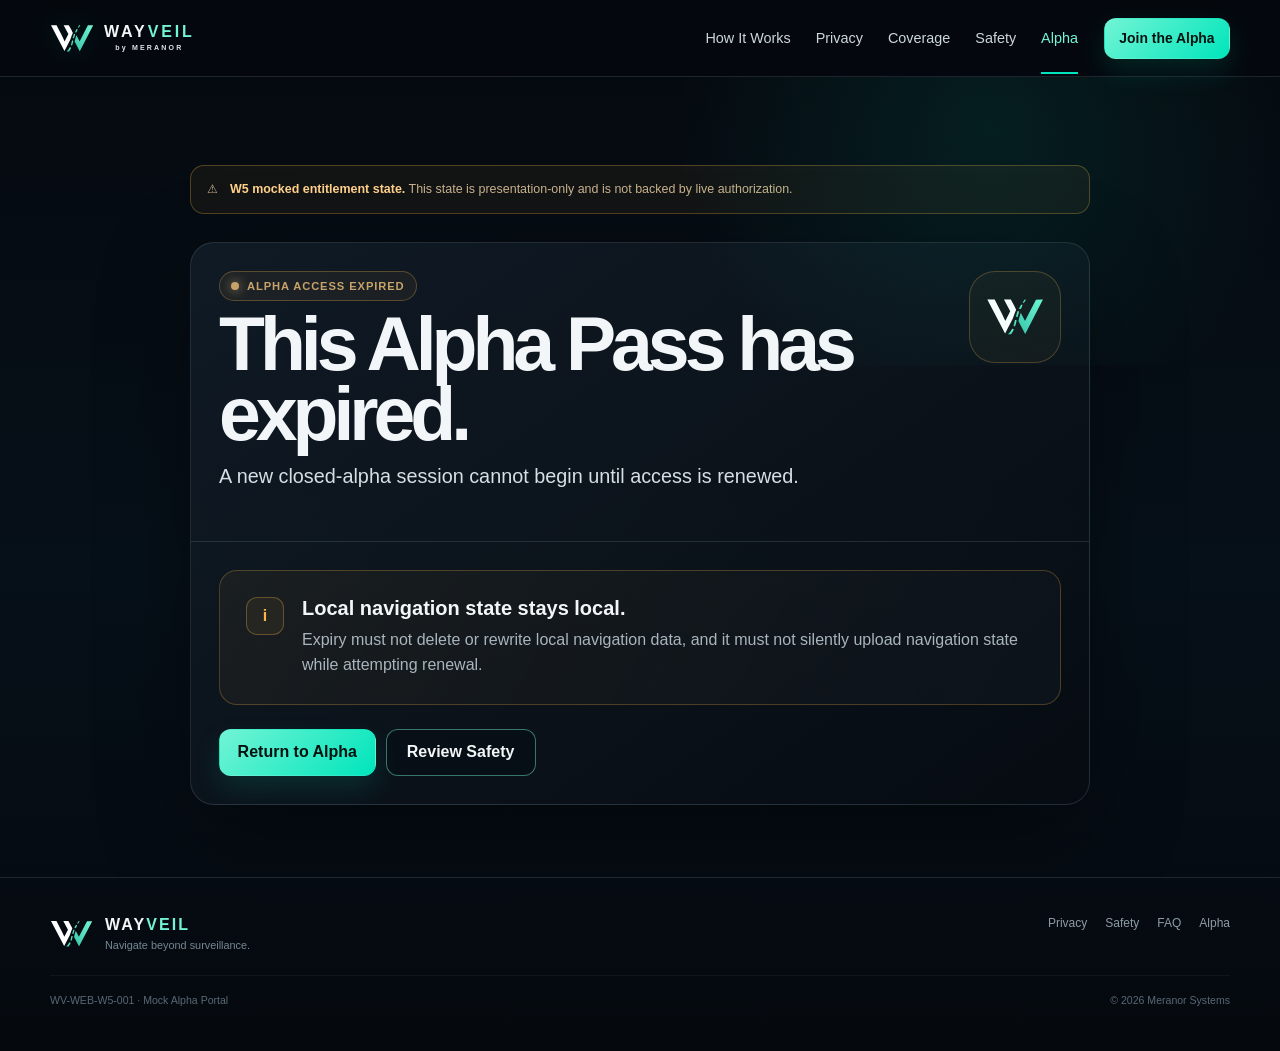
<file: wayveil/portal/expired/index.html>
<!doctype html><html lang="en"><head><meta charset="utf-8"><meta name="viewport" content="width=device-width,initial-scale=1,viewport-fit=cover"><meta name="theme-color" content="#05090e"><meta name="robots" content="noindex,nofollow"><link rel="stylesheet" href="../../assets/css/core.css"><link rel="stylesheet" href="../../assets/css/product.css"><link rel="stylesheet" href="../../assets/css/sections.css"><link rel="stylesheet" href="../../assets/css/responsive.css"><link rel="stylesheet" href="../../assets/css/portal.css"><meta name="description" content="Mock WayVeil Cohort-One entitlement state."><title>Alpha Access Expired — WayVeil</title></head><body><a class="skip-link" href="#main">Skip to content</a><header class="site-header"><div class="shell header-inner"><a class="brand" href="../../" aria-label="WayVeil home"><img src="../../assets/img/wayveil-mark.svg" alt=""><span class="wordmark"><span>WAY</span><strong>VEIL</strong><small>by MERANOR</small></span></a><nav class="desktop-nav" aria-label="Primary navigation"><a href="../../how-it-works/">How It Works</a><a href="../../privacy/">Privacy</a><a href="../../coverage/">Coverage</a><a href="../../safety/">Safety</a><a href="../../alpha/" aria-current="page">Alpha</a></nav><a class="button button-primary header-cta" href="../../alpha/">Join the Alpha</a><button class="menu-button" type="button" aria-label="Open menu" aria-expanded="false" data-menu-button><span></span></button></div><nav class="mobile-nav" data-mobile-nav aria-label="Mobile navigation"><a href="../../how-it-works/">How It Works</a><a href="../../privacy/">Privacy</a><a href="../../coverage/">Coverage</a><a href="../../safety/">Safety</a><a href="../../alpha/">Alpha</a><a class="button button-primary" href="../../alpha/">Join the Alpha</a></nav></header><main id="main"><section class="page-hero"><div class="shell portal-shell"><div class="prototype-flag"><span>⚠</span><div><strong>W5 mocked entitlement state.</strong> This state is presentation-only and is not backed by live authorization.</div></div><div class="portal-card"><div class="portal-card-head"><div><span class="status-pill expired">ALPHA ACCESS EXPIRED</span><h1>This Alpha Pass has expired.</h1><p class="lead">A new closed-alpha session cannot begin until access is renewed.</p></div><div class="state-art expired"><img src="../../assets/img/wayveil-mark.svg" alt=""></div></div><div class="portal-card-body"><div class="truth-banner"><span class="icon-badge">i</span><div><h3>Local navigation state stays local.</h3><p>Expiry must not delete or rewrite local navigation data, and it must not silently upload navigation state while attempting renewal.</p></div></div><div class="portal-actions"><a class="button button-primary" href="../../alpha/">Return to Alpha</a><a class="button button-secondary" href="../../safety/">Review Safety</a></div></div></div></div></section></main><footer class="site-footer"><div class="shell footer-grid"><div class="footer-brand"><img src="../../assets/img/wayveil-mark.svg" alt=""><div><strong>WAY<span>VEIL</span></strong><small>Navigate beyond surveillance.</small></div></div><nav class="footer-links" aria-label="Footer navigation"><a href="../../privacy/">Privacy</a><a href="../../safety/">Safety</a><a href="../../faq/">FAQ</a><a href="../../alpha/">Alpha</a></nav><div class="footer-meta"><span>WV-WEB-W5-001 · Mock Alpha Portal</span><span>© 2026 Meranor Systems</span></div></div></footer><script src="../../assets/js/site.js" defer></script></body></html>
</file>
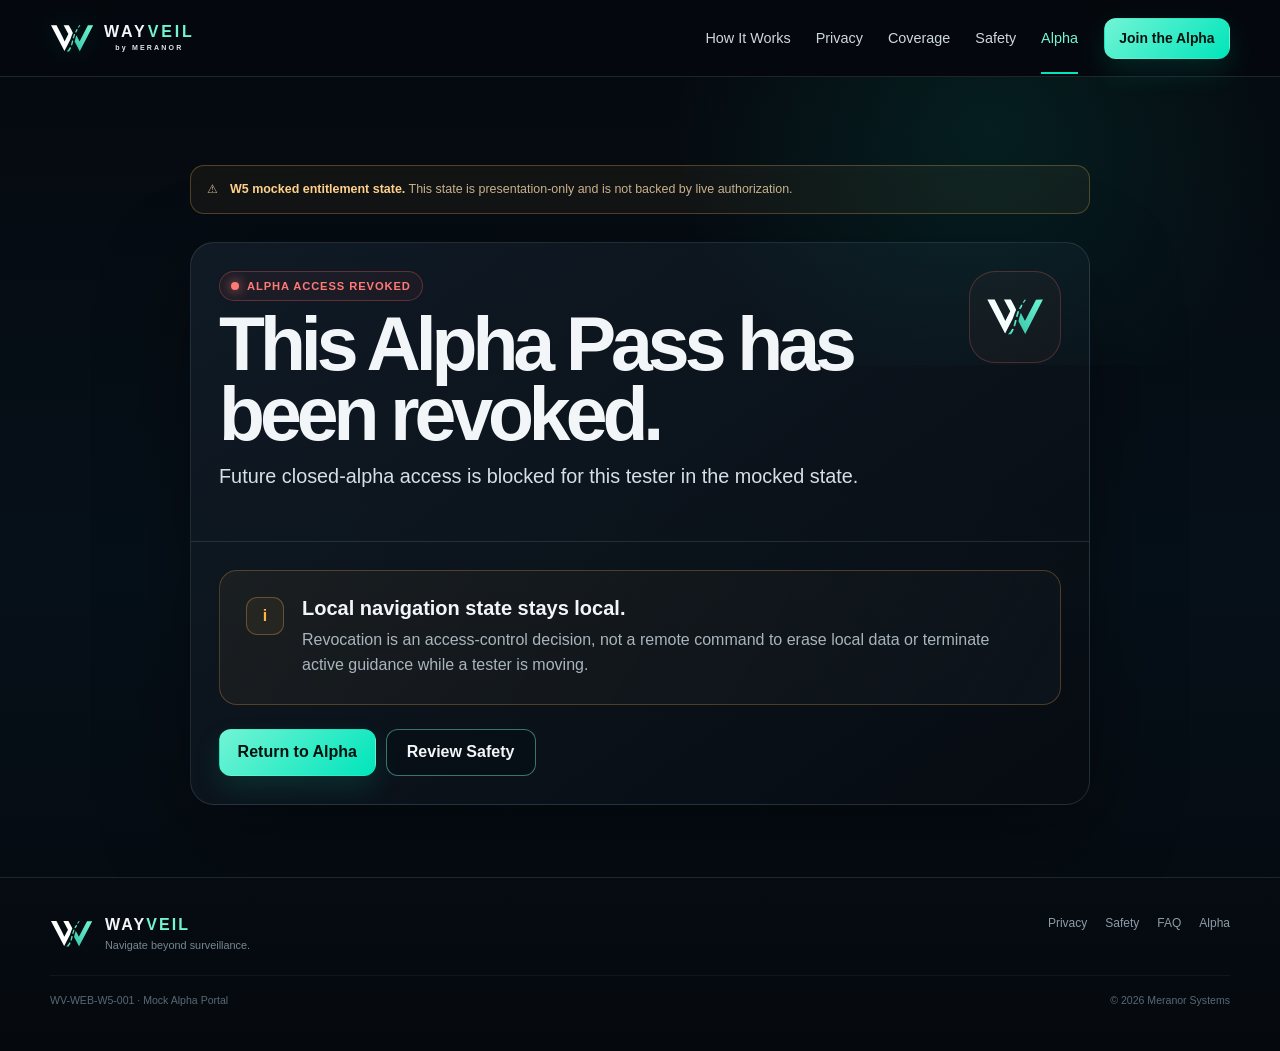
<file: wayveil/portal/revoked/index.html>
<!doctype html><html lang="en"><head><meta charset="utf-8"><meta name="viewport" content="width=device-width,initial-scale=1,viewport-fit=cover"><meta name="theme-color" content="#05090e"><meta name="robots" content="noindex,nofollow"><link rel="stylesheet" href="../../assets/css/core.css"><link rel="stylesheet" href="../../assets/css/product.css"><link rel="stylesheet" href="../../assets/css/sections.css"><link rel="stylesheet" href="../../assets/css/responsive.css"><link rel="stylesheet" href="../../assets/css/portal.css"><meta name="description" content="Mock WayVeil Cohort-One entitlement state."><title>Alpha Access Revoked — WayVeil</title></head><body><a class="skip-link" href="#main">Skip to content</a><header class="site-header"><div class="shell header-inner"><a class="brand" href="../../" aria-label="WayVeil home"><img src="../../assets/img/wayveil-mark.svg" alt=""><span class="wordmark"><span>WAY</span><strong>VEIL</strong><small>by MERANOR</small></span></a><nav class="desktop-nav" aria-label="Primary navigation"><a href="../../how-it-works/">How It Works</a><a href="../../privacy/">Privacy</a><a href="../../coverage/">Coverage</a><a href="../../safety/">Safety</a><a href="../../alpha/" aria-current="page">Alpha</a></nav><a class="button button-primary header-cta" href="../../alpha/">Join the Alpha</a><button class="menu-button" type="button" aria-label="Open menu" aria-expanded="false" data-menu-button><span></span></button></div><nav class="mobile-nav" data-mobile-nav aria-label="Mobile navigation"><a href="../../how-it-works/">How It Works</a><a href="../../privacy/">Privacy</a><a href="../../coverage/">Coverage</a><a href="../../safety/">Safety</a><a href="../../alpha/">Alpha</a><a class="button button-primary" href="../../alpha/">Join the Alpha</a></nav></header><main id="main"><section class="page-hero"><div class="shell portal-shell"><div class="prototype-flag"><span>⚠</span><div><strong>W5 mocked entitlement state.</strong> This state is presentation-only and is not backed by live authorization.</div></div><div class="portal-card"><div class="portal-card-head"><div><span class="status-pill revoked">ALPHA ACCESS REVOKED</span><h1>This Alpha Pass has been revoked.</h1><p class="lead">Future closed-alpha access is blocked for this tester in the mocked state.</p></div><div class="state-art revoked"><img src="../../assets/img/wayveil-mark.svg" alt=""></div></div><div class="portal-card-body"><div class="truth-banner"><span class="icon-badge">i</span><div><h3>Local navigation state stays local.</h3><p>Revocation is an access-control decision, not a remote command to erase local data or terminate active guidance while a tester is moving.</p></div></div><div class="portal-actions"><a class="button button-primary" href="../../alpha/">Return to Alpha</a><a class="button button-secondary" href="../../safety/">Review Safety</a></div></div></div></div></section></main><footer class="site-footer"><div class="shell footer-grid"><div class="footer-brand"><img src="../../assets/img/wayveil-mark.svg" alt=""><div><strong>WAY<span>VEIL</span></strong><small>Navigate beyond surveillance.</small></div></div><nav class="footer-links" aria-label="Footer navigation"><a href="../../privacy/">Privacy</a><a href="../../safety/">Safety</a><a href="../../faq/">FAQ</a><a href="../../alpha/">Alpha</a></nav><div class="footer-meta"><span>WV-WEB-W5-001 · Mock Alpha Portal</span><span>© 2026 Meranor Systems</span></div></div></footer><script src="../../assets/js/site.js" defer></script></body></html>
</file>
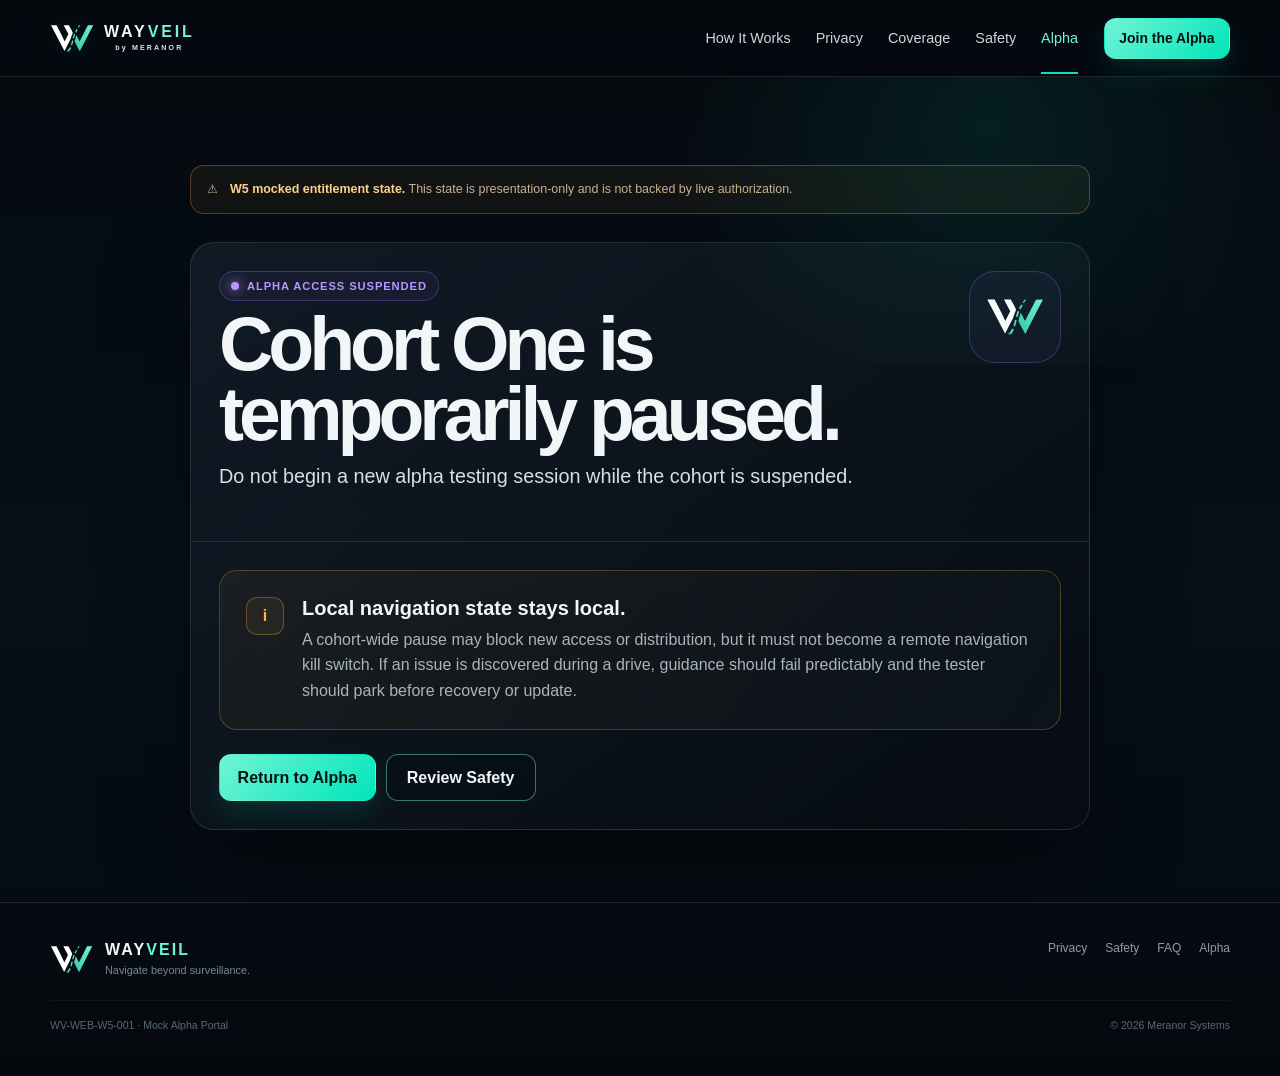
<file: wayveil/portal/suspended/index.html>
<!doctype html><html lang="en"><head><meta charset="utf-8"><meta name="viewport" content="width=device-width,initial-scale=1,viewport-fit=cover"><meta name="theme-color" content="#05090e"><meta name="robots" content="noindex,nofollow"><link rel="stylesheet" href="../../assets/css/core.css"><link rel="stylesheet" href="../../assets/css/product.css"><link rel="stylesheet" href="../../assets/css/sections.css"><link rel="stylesheet" href="../../assets/css/responsive.css"><link rel="stylesheet" href="../../assets/css/portal.css"><meta name="description" content="Mock WayVeil Cohort-One entitlement state."><title>Cohort Suspended — WayVeil</title></head><body><a class="skip-link" href="#main">Skip to content</a><header class="site-header"><div class="shell header-inner"><a class="brand" href="../../" aria-label="WayVeil home"><img src="../../assets/img/wayveil-mark.svg" alt=""><span class="wordmark"><span>WAY</span><strong>VEIL</strong><small>by MERANOR</small></span></a><nav class="desktop-nav" aria-label="Primary navigation"><a href="../../how-it-works/">How It Works</a><a href="../../privacy/">Privacy</a><a href="../../coverage/">Coverage</a><a href="../../safety/">Safety</a><a href="../../alpha/" aria-current="page">Alpha</a></nav><a class="button button-primary header-cta" href="../../alpha/">Join the Alpha</a><button class="menu-button" type="button" aria-label="Open menu" aria-expanded="false" data-menu-button><span></span></button></div><nav class="mobile-nav" data-mobile-nav aria-label="Mobile navigation"><a href="../../how-it-works/">How It Works</a><a href="../../privacy/">Privacy</a><a href="../../coverage/">Coverage</a><a href="../../safety/">Safety</a><a href="../../alpha/">Alpha</a><a class="button button-primary" href="../../alpha/">Join the Alpha</a></nav></header><main id="main"><section class="page-hero"><div class="shell portal-shell"><div class="prototype-flag"><span>⚠</span><div><strong>W5 mocked entitlement state.</strong> This state is presentation-only and is not backed by live authorization.</div></div><div class="portal-card"><div class="portal-card-head"><div><span class="status-pill suspended">ALPHA ACCESS SUSPENDED</span><h1>Cohort One is temporarily paused.</h1><p class="lead">Do not begin a new alpha testing session while the cohort is suspended.</p></div><div class="state-art suspended"><img src="../../assets/img/wayveil-mark.svg" alt=""></div></div><div class="portal-card-body"><div class="truth-banner"><span class="icon-badge">i</span><div><h3>Local navigation state stays local.</h3><p>A cohort-wide pause may block new access or distribution, but it must not become a remote navigation kill switch. If an issue is discovered during a drive, guidance should fail predictably and the tester should park before recovery or update.</p></div></div><div class="portal-actions"><a class="button button-primary" href="../../alpha/">Return to Alpha</a><a class="button button-secondary" href="../../safety/">Review Safety</a></div></div></div></div></section></main><footer class="site-footer"><div class="shell footer-grid"><div class="footer-brand"><img src="../../assets/img/wayveil-mark.svg" alt=""><div><strong>WAY<span>VEIL</span></strong><small>Navigate beyond surveillance.</small></div></div><nav class="footer-links" aria-label="Footer navigation"><a href="../../privacy/">Privacy</a><a href="../../safety/">Safety</a><a href="../../faq/">FAQ</a><a href="../../alpha/">Alpha</a></nav><div class="footer-meta"><span>WV-WEB-W5-001 · Mock Alpha Portal</span><span>© 2026 Meranor Systems</span></div></div></footer><script src="../../assets/js/site.js" defer></script></body></html>
</file>
<file: wayveil/assets/css/core.css>
:root {
  color-scheme: dark;
  --bg:#05090e; --bg2:#071119; --surface:#0d151d; --surface2:#111c26; --surface3:#172531;
  --text:#f3f6f8; --muted:#9eacb7; --muted2:#768792; --mint:#00e5bb; --mint2:#72f4d5;
  --danger:#ff655f; --amber:#ffb44a; --purple:#9d6bff; --blue:#6872ff;
  --line:rgba(185,210,224,.14); --line2:rgba(185,210,224,.26);
  --shadow:0 28px 90px rgba(0,0,0,.38); --shell:min(1180px,calc(100% - 40px));
  --r1:12px; --r2:18px; --r3:28px; --header:76px;
}
*{box-sizing:border-box} html{scroll-behavior:smooth;background:var(--bg)} body{margin:0;background:linear-gradient(180deg,var(--bg),#061019 54%,var(--bg));color:var(--text);font-family:Inter,ui-sans-serif,-apple-system,BlinkMacSystemFont,"Segoe UI",sans-serif;-webkit-font-smoothing:antialiased;text-rendering:optimizeLegibility}
img{display:block;max-width:100%} a{color:inherit} button,input{font:inherit} button,a{-webkit-tap-highlight-color:transparent}.shell{width:var(--shell);margin-inline:auto}.muted{color:var(--muted)}.skip-link{position:fixed;left:1rem;top:-6rem;z-index:100;background:var(--mint);color:#02120f;padding:.8rem 1rem;border-radius:.7rem;font-weight:800}.skip-link:focus{top:1rem}
.site-header{position:sticky;top:0;z-index:40;border-bottom:1px solid var(--line);background:rgba(5,9,14,.86);backdrop-filter:blur(18px)}.header-inner{min-height:var(--header);display:flex;align-items:center;gap:26px}.brand{display:inline-flex;align-items:center;gap:10px;text-decoration:none;margin-right:auto}.brand img{width:44px;filter:drop-shadow(0 0 12px rgba(0,229,187,.15))}.wordmark{display:grid;grid-template-columns:auto auto;line-height:.82;letter-spacing:.18em;font-weight:820}.wordmark strong{color:var(--mint2)}.wordmark small{grid-column:1/-1;margin-top:7px;font-size:.44rem;letter-spacing:.31em;text-align:center;color:#dce5e9}.desktop-nav{display:flex;gap:25px}.desktop-nav a{position:relative;text-decoration:none;color:#cdd7dc;font-size:.9rem}.desktop-nav a:hover,.desktop-nav a[aria-current="page"]{color:var(--mint2)}.desktop-nav a[aria-current="page"]::after{content:"";position:absolute;left:0;right:0;bottom:-28px;height:2px;background:var(--mint)}
.button{display:inline-flex;align-items:center;justify-content:center;gap:.5rem;min-height:47px;padding:.78rem 1.1rem;border:1px solid transparent;border-radius:12px;text-decoration:none;font-weight:780;cursor:pointer;transition:.18s ease}.button:hover{transform:translateY(-1px)}.button-primary{color:#03120f;background:linear-gradient(135deg,var(--mint2),var(--mint));box-shadow:0 12px 28px rgba(0,229,187,.13)}.button-secondary{border-color:rgba(114,244,213,.45);background:rgba(7,15,21,.62);color:var(--text)}.button-quiet{border-color:var(--line2);background:rgba(13,21,29,.75);color:#d9e2e6}.header-cta{min-height:41px;padding:.6rem .9rem;font-size:.87rem}.menu-button{display:none;width:44px;height:44px;border:1px solid var(--line2);border-radius:12px;background:rgba(12,19,27,.72);color:var(--text)}.menu-button span,.menu-button span::before,.menu-button span::after{display:block;width:20px;height:2px;background:currentColor;border-radius:2px;content:"";position:relative}.menu-button span::before{position:absolute;top:-6px}.menu-button span::after{position:absolute;top:6px}.mobile-nav{display:none;border-top:1px solid var(--line);padding:10px 20px 18px;background:rgba(5,9,14,.98)}.mobile-nav a{display:block;padding:12px 4px;text-decoration:none;color:#d9e2e6}.mobile-nav .button{margin-top:7px;padding:.78rem 1rem;text-align:center}.mobile-nav.is-open{display:block}
.eyebrow{display:inline-flex;align-items:center;gap:.55rem;margin:0 0 18px;color:var(--mint2);font-size:.76rem;font-weight:830;letter-spacing:.16em;text-transform:uppercase}.eyebrow-dot{width:8px;height:8px;border-radius:50%;background:var(--mint);box-shadow:0 0 14px rgba(0,229,187,.55)}h1,h2,h3,p{margin-top:0}h1{font-size:5rem;font-size:clamp(3.3rem,7vw,6.6rem);line-height:.94;letter-spacing:-.067em;margin-bottom:24px}h2{font-size:3.4rem;font-size:clamp(2.35rem,4.4vw,4.25rem);line-height:1.02;letter-spacing:-.05em;margin-bottom:17px}h3{font-size:1.25rem;margin-bottom:10px}.lead{font-size:1.15rem;font-size:clamp(1.05rem,1.8vw,1.24rem);line-height:1.65;color:#d5dfe4;max-width:670px}.section{padding:100px 0}.section-soft{background:linear-gradient(180deg,rgba(15,24,33,.56),rgba(7,13,19,.18));border-block:1px solid rgba(255,255,255,.035)}.section-heading{max-width:780px;margin-bottom:42px}.section-heading p:last-child{color:var(--muted);font-size:1.02rem;line-height:1.7}.page-hero{padding:88px 0 72px;position:relative;overflow:hidden}.page-hero::before{content:"";position:absolute;inset:-12rem -10rem auto 42%;height:30rem;background:radial-gradient(circle,rgba(0,229,187,.09),transparent 62%);pointer-events:none}.page-hero h1{max-width:900px}.page-hero .lead{max-width:760px}.page-kicker{display:flex;gap:9px;flex-wrap:wrap;margin-top:27px}.chip{display:inline-flex;align-items:center;gap:7px;padding:7px 10px;border:1px solid var(--line);border-radius:999px;background:rgba(12,20,27,.65);color:#a9b6be;font-size:.72rem}.chip.mint{border-color:rgba(114,244,213,.28);color:var(--mint2)}
.site-footer{padding:38px 0 45px;border-top:1px solid var(--line)}.footer-grid{display:grid;grid-template-columns:1fr auto;gap:24px;align-items:start}.footer-brand{display:flex;gap:12px;align-items:center}.footer-brand img{width:43px}.footer-brand strong{display:block;letter-spacing:.13em}.footer-brand strong span{color:var(--mint2)}.footer-brand small{display:block;margin-top:5px;color:var(--muted2);font-size:.68rem}.footer-links{display:flex;gap:18px;flex-wrap:wrap;justify-content:flex-end}.footer-links a{font-size:.75rem;text-decoration:none;color:#8e9ca6}.footer-links a:hover{color:var(--mint2)}.footer-meta{grid-column:1/-1;padding-top:18px;border-top:1px solid rgba(255,255,255,.05);display:flex;justify-content:space-between;gap:14px;color:#586874;font-size:.66rem}
</file>
<file: wayveil/assets/css/responsive.css>
@media(prefers-reduced-motion:reduce){html{scroll-behavior:auto}*,*::before,*::after{transition:none!important;animation:none!important}}
@media screen and (max-width:980px){:root{--shell:min(100% - 32px,820px)}.desktop-nav,.header-cta{display:none}.menu-button{display:grid;place-items:center}.hero{padding-top:26px;min-height:auto}.hero-grid{grid-template-columns:1fr;gap:0;min-height:auto}.hero-copy{padding:44px 0 12px}.product-stage{min-height:570px;margin-top:8px}.phone{transform:rotate(2deg)}.principles{grid-template-columns:repeat(2,1fr)}.principles article:nth-child(2){border-right:0}.principles article:nth-child(-n+2){border-bottom:1px solid var(--line)}.route-mode-grid,.card-grid,.steps{grid-template-columns:1fr}.feature-split,.alpha-layout{grid-template-columns:1fr}.feature-split{gap:34px}.visual-panel{min-height:370px}.safety-grid{grid-template-columns:1fr}.cta-band{display:grid}.alpha-meta{grid-template-columns:1fr}.footer-grid{grid-template-columns:1fr}.footer-links{justify-content:flex-start}.footer-meta{grid-column:auto}.data-row{grid-template-columns:150px 1fr}.page-hero{padding-top:66px}}
@media screen and (max-width:640px){:root{--shell:calc(100% - 28px);--header:70px}.brand img{width:40px}.wordmark{font-size:.9rem}.hero-road{background-position:center}.hero-shade{background:linear-gradient(180deg,rgba(5,9,14,.58) 0%,rgba(5,9,14,.82) 35%,rgba(5,9,14,.97) 70%,#05090e 96%)}.hero-copy{padding-top:52px}h1{font-size:clamp(3.15rem,15vw,5.25rem)}.hero-actions{display:grid}.hero-actions .button{width:100%;min-height:53px}.invite-link{width:100%;justify-content:center}.product-stage{min-height:600px;margin-inline:-8px;overflow:hidden}.phone{width:326px;transform:rotate(1.5deg) translateY(24px)}.screen{min-height:605px}.principles article{min-height:112px;padding:18px;border-right:1px solid var(--line)}.section{padding:80px 0}.page-hero{padding:56px 0 58px}.page-hero h1{font-size:clamp(3rem,14vw,4.8rem)}.card,.mode-card,.step,.safety-card{padding:23px}.truth-banner{grid-template-columns:1fr}.truth-banner .icon-badge{margin-bottom:2px}.data-row{grid-template-columns:1fr;gap:8px;padding:20px}.alpha-card{padding:21px}.input-row{grid-template-columns:1fr}.input-row .button{width:100%}.cta-band{padding:30px 22px}.footer-meta{display:grid}.visual-panel{min-height:315px}.visual-panel img{width:180px}.orbit{width:280px;height:280px}.orbit.o2{width:210px;height:210px}.fc1{left:7%}.fc2{right:4%}.fc3{left:15%}}
</file>
<file: wayveil/assets/css/home-north-star.css>
.wayveil-home{background:#03080d;color:#f7fafb;overflow-x:hidden}
.wayveil-home .home-header{position:absolute;top:0;left:0;right:0;background:linear-gradient(180deg,rgba(2,7,12,.9),rgba(2,7,12,.58) 68%,transparent);border-bottom:0;backdrop-filter:none}
.wayveil-home .home-header .header-inner{min-height:82px}
.wayveil-home .desktop-nav a{color:#d9e1e5}
.wayveil-home .button{border-radius:10px}
.wayveil-home .button-large{min-height:52px;padding:.88rem 1.35rem}
.button-icon{width:18px;height:18px;flex:0 0 auto}.ui-icon{width:24px;height:24px}

.home-hero{position:relative;isolation:isolate;min-height:940px;padding:150px 0 34px;overflow:hidden;background:#02070b}
.hero-media,.hero-overlay{position:absolute;inset:0;z-index:-3}.hero-media img{width:100%;height:100%;object-fit:cover;object-position:center 58%}
.hero-overlay{z-index:-2;background:linear-gradient(90deg,rgba(2,7,12,.98) 0%,rgba(2,7,12,.9) 34%,rgba(2,7,12,.38) 66%,rgba(2,7,12,.57) 100%),linear-gradient(180deg,rgba(2,7,12,.18) 0%,rgba(2,7,12,.06) 48%,#03080d 96%)}
.home-hero::after{content:"";position:absolute;inset:auto 0 0;height:280px;background:linear-gradient(180deg,transparent,#03080d 84%);z-index:-1;pointer-events:none}
.home-hero-grid{display:grid;grid-template-columns:minmax(0,1.02fr) minmax(390px,.98fr);gap:40px;align-items:center;min-height:640px}
.home-hero-copy{max-width:690px;padding:24px 0 54px}.home-hero-copy h1{font-size:clamp(4rem,6.2vw,6.55rem);line-height:.94;letter-spacing:-.064em;margin-bottom:24px;text-wrap:balance}.home-hero-copy h1 span{color:#39ecc9;text-shadow:0 0 34px rgba(0,229,187,.13)}
.home-hero-lead{max-width:610px;color:#d2dbe0;font-size:clamp(1.03rem,1.45vw,1.18rem);line-height:1.65;margin:0}
.home-hero-actions{display:flex;gap:13px;flex-wrap:wrap;margin-top:30px}.play-dot{display:grid;place-items:center;width:23px;height:23px;border:1px solid rgba(114,244,213,.55);border-radius:50%;color:#72f4d5;font-size:.55rem;padding-left:2px}
.home-invite-link{display:inline-flex;align-items:center;gap:5px;margin-top:19px;color:#9aabb5;font-size:.82rem;text-decoration:none}.home-invite-link span{color:#72f4d5}.home-invite-link .button-icon{width:14px;height:14px}
.hero-product{position:relative;margin:0;display:flex;align-items:center;justify-content:center;min-height:650px}.hero-product-glow{position:absolute;width:480px;height:480px;border-radius:50%;background:radial-gradient(circle,rgba(0,229,187,.19),rgba(0,229,187,.04) 44%,transparent 70%);filter:blur(20px)}.hero-product img{position:relative;width:min(590px,48vw);max-height:720px;object-fit:contain;filter:drop-shadow(0 45px 70px rgba(0,0,0,.52));transform:rotate(1.6deg) translateY(12px)}.hero-product figcaption{position:absolute;right:4%;bottom:2%;color:rgba(214,226,231,.55);font-size:.63rem;letter-spacing:.02em}

.home-principles{display:grid;grid-template-columns:repeat(4,1fr);position:relative;z-index:2;margin-top:-14px;border-top:1px solid rgba(174,220,218,.16);border-bottom:1px solid rgba(174,220,218,.1);background:rgba(2,8,13,.62);backdrop-filter:blur(18px)}
.home-principles article{display:grid;grid-template-columns:46px 1fr;gap:13px;align-items:center;min-height:112px;padding:20px 25px;border-right:1px solid rgba(174,220,218,.12)}.home-principles article:last-child{border-right:0}.principle-icon,.feature-icon,.truth-icon{display:grid;place-items:center;color:#67efd1}.principle-icon{width:42px;height:42px}.principle-icon svg,.feature-icon svg,.truth-icon svg{width:100%;height:100%}.home-principles b{display:block;font-size:.84rem}.home-principles article>div>span{display:block;margin-top:4px;color:#8699a4;font-size:.67rem;line-height:1.45}

.home-section{padding:34px 0 76px;background:#03080d}.coverage-story{padding-top:16px}.coverage-panel{display:grid;grid-template-columns:1.05fr 1.22fr .72fr;gap:0;align-items:stretch;border:1px solid rgba(164,206,214,.2);border-radius:12px;background:linear-gradient(145deg,rgba(8,18,27,.94),rgba(3,9,14,.94));box-shadow:0 32px 90px rgba(0,0,0,.27);overflow:hidden}
.coverage-art{position:relative;margin:0;min-height:310px;background:#02080c;overflow:hidden}.coverage-art::after{content:"";position:absolute;inset:0;background:linear-gradient(90deg,rgba(3,9,14,.04),rgba(3,9,14,.5) 92%),linear-gradient(180deg,rgba(3,9,14,.08),rgba(3,9,14,.22))}.coverage-art img{width:100%;height:100%;object-fit:cover;opacity:.78}.coverage-art figcaption{position:absolute;z-index:2;left:18px;bottom:15px;padding:7px 10px;border:1px solid rgba(114,244,213,.18);border-radius:999px;background:rgba(2,8,12,.82);color:#8fa1aa;font-size:.58rem;backdrop-filter:blur(9px)}.coverage-art figcaption span{color:#72f4d5;font-weight:800;letter-spacing:.08em;text-transform:uppercase}
.coverage-copy{padding:42px 38px;border-left:1px solid rgba(164,206,214,.11)}.coverage-copy .eyebrow{margin-bottom:12px}.coverage-copy h2{font-size:clamp(2rem,3vw,3.15rem);margin-bottom:15px}.coverage-copy p{color:#a7b5bd;line-height:1.65;font-size:.88rem}.text-link{display:inline-flex;align-items:center;gap:7px;color:#72f4d5;text-decoration:none;font-size:.78rem;font-weight:720;margin-top:11px}.text-link:hover{color:#a1ffe8}.text-link .button-icon{width:15px;height:15px}
.coverage-facts{display:grid;grid-template-columns:1fr 1fr;border-left:1px solid rgba(164,206,214,.11)}.coverage-facts div{display:flex;flex-direction:column;justify-content:center;align-items:center;text-align:center;padding:22px 12px;border-right:1px solid rgba(164,206,214,.1);border-bottom:1px solid rgba(164,206,214,.1)}.coverage-facts div:nth-child(2n){border-right:0}.coverage-facts div:nth-last-child(-n+2){border-bottom:0}.coverage-facts strong{color:#67efd1;font-size:1.12rem}.coverage-facts span{margin-top:5px;color:#8a9aa3;font-size:.64rem;line-height:1.35}

.home-features{padding-top:34px}.home-section-heading{max-width:770px;margin-bottom:33px}.home-section-heading h2{font-size:clamp(2.6rem,4.5vw,4.45rem);text-wrap:balance}.feature-card-grid{display:grid;grid-template-columns:repeat(3,1fr);gap:14px}.feature-card{position:relative;min-height:420px;border:1px solid rgba(164,206,214,.19);border-radius:12px;background:linear-gradient(145deg,#0a151f,#050b11);overflow:hidden}.feature-copy{position:relative;z-index:3;padding:25px 24px;max-width:83%}.feature-icon{width:37px;height:37px;margin-bottom:18px}.feature-card h3{font-size:1.5rem;line-height:1.05;letter-spacing:-.03em}.feature-card p{color:#a7b4bc;line-height:1.6;font-size:.79rem}.feature-card .text-link{margin-top:12px}
.privacy-card{display:grid;grid-template-rows:auto 1fr}.privacy-art{position:absolute;right:-8%;bottom:-15%;width:58%;height:75%;transform:rotate(-10deg)}.privacy-device{position:absolute;inset:0;border:1px solid rgba(114,244,213,.2);border-radius:38px;background:linear-gradient(155deg,#07131b,#02070b);box-shadow:-18px 18px 70px rgba(0,0,0,.48);display:flex;flex-direction:column;align-items:center;padding:68px 18px 24px;text-align:center}.privacy-device::before{content:"";position:absolute;top:16px;width:52px;height:12px;border-radius:999px;background:#000}.privacy-device>span{color:#627782;font-size:.52rem;letter-spacing:.15em}.privacy-device svg{width:73px;height:73px;margin:31px 0 18px;color:#67efd1;filter:drop-shadow(0 0 20px rgba(0,229,187,.14))}.privacy-device b{font-size:.76rem}.privacy-device small{margin-top:8px;color:#71848f;font-size:.53rem;line-height:1.4}
.route-card-art{position:absolute;right:-23%;bottom:-30%;width:75%;height:95%;opacity:.78;filter:saturate(.95)}.route-card-art::before{content:"";position:absolute;inset:0;z-index:2;background:linear-gradient(90deg,#07111a 0%,transparent 52%)}.route-card-art img{width:100%;height:100%;object-fit:contain;object-position:center bottom;transform:rotate(-3deg)}
.surveillance-card .feature-bg{position:absolute;inset:0;width:100%;height:100%;object-fit:cover;object-position:58% center}.feature-scrim{position:absolute;inset:0;background:linear-gradient(90deg,rgba(3,9,14,.97) 0%,rgba(3,9,14,.88) 45%,rgba(3,9,14,.28) 100%),linear-gradient(180deg,transparent,rgba(3,9,14,.62))}.surveillance-card .feature-copy{max-width:72%}

.truth-section{padding-top:4px}.truth-panel{display:grid;grid-template-columns:64px minmax(0,1fr) auto;gap:22px;align-items:center;padding:27px 30px;border:1px solid rgba(255,180,74,.22);border-radius:12px;background:linear-gradient(100deg,rgba(255,180,74,.055),rgba(8,17,25,.94) 48%,rgba(4,10,15,.96))}.truth-icon{width:47px;height:47px;color:#ffba58}.truth-panel .eyebrow{color:#ffba58;margin-bottom:7px}.truth-panel h2{font-size:clamp(1.7rem,2.6vw,2.7rem);margin-bottom:7px}.truth-panel p{margin:0;color:#9dacb4;font-size:.82rem;line-height:1.55}.truth-panel .button{white-space:nowrap}

.alpha-home{padding-top:20px;padding-bottom:92px}.alpha-home-panel{display:grid;grid-template-columns:.95fr 1.15fr .86fr;gap:0;min-height:440px;border:1px solid rgba(164,206,214,.2);border-radius:12px;background:linear-gradient(145deg,#091720,#040b11);overflow:hidden}.alpha-visual{position:relative;display:grid;place-items:center;min-height:440px;background:radial-gradient(circle at 50% 55%,rgba(0,229,187,.12),transparent 58%),linear-gradient(160deg,#07131c,#03080d);overflow:hidden}.alpha-visual::before{content:"";position:absolute;inset:-30%;background:linear-gradient(115deg,transparent 44%,rgba(114,244,213,.045) 50%,transparent 56%);transform:rotate(-12deg)}.alpha-pass{position:relative;width:74%;min-height:360px;padding:25px 23px;border:1px solid rgba(114,244,213,.25);border-radius:26px;background:linear-gradient(155deg,rgba(12,28,38,.96),rgba(3,9,14,.98));box-shadow:0 28px 60px rgba(0,0,0,.4);transform:rotate(-4deg)}.alpha-pass-brand{display:flex;align-items:center;gap:8px;font-size:.77rem;letter-spacing:.13em}.alpha-pass-brand img{width:30px}.alpha-pass-brand strong{color:#72f4d5}.alpha-status{display:inline-flex;margin-top:37px;color:#72f4d5;font-size:.57rem;letter-spacing:.15em;font-weight:850}.alpha-pass h3{margin-top:9px;font-size:1.6rem}.alpha-pass>p{color:#93a3ad;font-size:.72rem;line-height:1.55}.alpha-pass-line{display:flex;gap:9px;align-items:center;margin-top:13px;color:#bdc8ce;font-size:.62rem}.alpha-pass-line svg{width:20px;height:20px;color:#67efd1}
.alpha-home-copy{display:flex;flex-direction:column;justify-content:center;padding:42px 38px;border-left:1px solid rgba(164,206,214,.11)}.alpha-home-copy h2{font-size:clamp(2.4rem,3.7vw,3.65rem);margin-bottom:16px}.alpha-home-copy>p{color:#a7b5bd;font-size:.9rem;line-height:1.66}.alpha-actions{display:flex;flex-direction:column;align-items:flex-start;margin-top:16px}.alpha-actions .text-link{margin-top:15px}
.alpha-benefits{display:grid;align-content:center;gap:22px;padding:36px 28px;border-left:1px solid rgba(164,206,214,.11)}.alpha-benefits>div{display:grid;grid-template-columns:40px 1fr;gap:13px;align-items:start}.alpha-benefits>div>span{display:grid;place-items:center;width:37px;height:37px;border:1px solid rgba(114,244,213,.24);border-radius:50%;color:#67efd1}.alpha-benefits svg{width:19px;height:19px}.alpha-benefits p{margin:0;color:#899aa4;font-size:.66rem;line-height:1.45}.alpha-benefits strong{display:block;color:#edf3f5;font-size:.8rem;margin-bottom:3px}
.home-footer{background:#02070b}

@media screen and (max-width:1100px){
  .home-hero-grid{grid-template-columns:1fr .78fr}.hero-product img{width:min(520px,49vw)}
  .coverage-panel{grid-template-columns:1fr 1.05fr}.coverage-facts{grid-column:1/-1;border-left:0;border-top:1px solid rgba(164,206,214,.11);grid-template-columns:repeat(4,1fr)}.coverage-facts div{border-bottom:0}.coverage-facts div:nth-child(2n){border-right:1px solid rgba(164,206,214,.1)}.coverage-facts div:last-child{border-right:0}
  .alpha-home-panel{grid-template-columns:.85fr 1.15fr}.alpha-benefits{grid-column:1/-1;grid-template-columns:1fr 1fr;border-left:0;border-top:1px solid rgba(164,206,214,.11)}
}
@media screen and (max-width:980px){
  .wayveil-home .home-header{position:absolute}.home-hero{padding-top:112px;min-height:auto}.home-hero-grid{grid-template-columns:1fr;text-align:left}.home-hero-copy{max-width:760px;padding-bottom:0}.hero-product{min-height:610px}.hero-product img{width:min(560px,78vw);max-height:650px}.hero-product figcaption{right:10%;bottom:1%}
  .home-principles{grid-template-columns:1fr 1fr}.home-principles article:nth-child(2){border-right:0}.home-principles article:nth-child(-n+2){border-bottom:1px solid rgba(174,220,218,.1)}
  .feature-card-grid{grid-template-columns:1fr}.feature-card{min-height:360px}.feature-copy{max-width:60%}.surveillance-card .feature-copy{max-width:58%}.privacy-art{width:45%;height:88%;right:1%;bottom:-24%}.route-card-art{width:48%;right:2%;bottom:-40%}
  .truth-panel{grid-template-columns:52px 1fr}.truth-panel .button{grid-column:2;justify-self:start}
}
@media screen and (max-width:700px){
  .home-hero{padding-top:108px}.hero-media img{object-position:center 65%}.hero-overlay{background:linear-gradient(180deg,rgba(2,7,12,.75) 0%,rgba(2,7,12,.9) 38%,rgba(2,7,12,.38) 66%,#03080d 98%)}
  .home-hero-grid{text-align:center}.home-hero-copy{padding-top:24px}.home-hero-copy .eyebrow{justify-content:center}.home-hero-copy h1{font-size:clamp(3.2rem,15vw,5rem)}.home-hero-lead{margin-inline:auto}.home-hero-actions{display:grid}.home-hero-actions .button{width:100%}.home-invite-link{justify-content:center;width:100%}
  .hero-product{min-height:520px;margin-top:4px}.hero-product img{width:min(475px,112vw);max-width:none;transform:rotate(1deg) translateY(2px)}.hero-product figcaption{left:50%;right:auto;bottom:-2%;transform:translateX(-50%);width:max-content;max-width:90vw;text-align:center}
  .home-principles{grid-template-columns:1fr;margin-top:20px}.home-principles article{border-right:0!important;border-bottom:1px solid rgba(174,220,218,.1)!important;min-height:92px;padding:16px 20px}.home-principles article:last-child{border-bottom:0!important}
  .home-section{padding-bottom:58px}.coverage-panel{grid-template-columns:1fr}.coverage-art{min-height:245px}.coverage-copy{border-left:0;border-top:1px solid rgba(164,206,214,.11);padding:30px 24px}.coverage-facts{grid-template-columns:1fr 1fr}.coverage-facts div:nth-child(2n){border-right:0}.coverage-facts div:nth-last-child(-n+2){border-top:1px solid rgba(164,206,214,.1)}
  .home-section-heading h2{font-size:clamp(2.5rem,12vw,3.8rem)}.feature-card{min-height:470px}.feature-copy,.surveillance-card .feature-copy{max-width:100%;padding:24px}.privacy-art{width:58%;height:62%;right:-5%;bottom:-12%;opacity:.72}.route-card-art{width:70%;height:72%;right:-15%;bottom:-28%;opacity:.5}.surveillance-card .feature-bg{object-position:66% center}.feature-scrim{background:linear-gradient(180deg,rgba(3,9,14,.95) 0%,rgba(3,9,14,.78) 54%,rgba(3,9,14,.42) 100%)}
  .truth-panel{grid-template-columns:1fr;padding:24px}.truth-icon{width:40px;height:40px}.truth-panel .button{grid-column:auto;width:100%}
  .alpha-home-panel{grid-template-columns:1fr}.alpha-visual{min-height:390px}.alpha-pass{width:78%;min-height:330px}.alpha-home-copy{border-left:0;border-top:1px solid rgba(164,206,214,.11);padding:32px 24px}.alpha-benefits{grid-template-columns:1fr;padding:28px 24px}.alpha-home{padding-bottom:70px}
}
</file>
<file: wayveil/assets/css/alpha-north-star.css>
/* WayVeil Alpha North Star V1 — customer-facing closed-alpha landing */
.alpha-north-star{background:#03080d;color:var(--text)}
.alpha-north-star .site-header{background:rgba(3,8,13,.82)}
.alpha-north-star .button-icon{width:17px;height:17px;fill:none;stroke:currentColor;stroke-width:1.8}
.alpha-north-star .button-large{min-height:54px;padding:.95rem 1.25rem}
.alpha-north-star .text-link{display:inline-flex;align-items:center;gap:.45rem;color:var(--mint2);text-decoration:none;font-weight:760}
.alpha-north-star .text-link:hover{text-decoration:underline}

.alpha-hero{position:relative;min-height:720px;overflow:hidden;border-bottom:1px solid rgba(255,255,255,.05);isolation:isolate}
.alpha-hero-media{position:absolute;inset:0;z-index:-4}
.alpha-hero-media img{width:100%;height:100%;object-fit:cover;object-position:center 55%}
.alpha-hero-scrim{position:absolute;inset:0;z-index:-3;background:linear-gradient(90deg,rgba(2,7,11,.98) 0%,rgba(2,7,11,.92) 31%,rgba(2,7,11,.62) 54%,rgba(2,7,11,.28) 75%,rgba(2,7,11,.6) 100%),linear-gradient(180deg,rgba(3,8,13,.35),rgba(3,8,13,.12) 48%,#03080d 100%)}
.alpha-hero::after{content:"";position:absolute;inset:auto 4% -42% 42%;height:70%;z-index:-2;background:radial-gradient(circle,rgba(0,229,187,.17),transparent 67%);filter:blur(18px);pointer-events:none}
.alpha-hero-grid{min-height:720px;display:grid;grid-template-columns:minmax(0,.94fr) minmax(440px,1.06fr);align-items:center;gap:36px;padding:58px 0 80px}
.alpha-hero-copy{position:relative;z-index:3;max-width:650px}
.alpha-hero-copy h1{font-size:clamp(4.1rem,6.5vw,6.45rem);max-width:720px;margin-bottom:25px}
.alpha-hero-copy h1 span{color:var(--mint2)}
.alpha-hero-lead{max-width:620px;color:#dbe4e8;font-size:clamp(1.05rem,1.45vw,1.22rem);line-height:1.7;margin-bottom:30px}
.alpha-hero-actions{display:flex;gap:12px;flex-wrap:wrap;align-items:center}
.alpha-hero-actions .button-secondary{background:rgba(3,10,15,.72);backdrop-filter:blur(12px)}
.alpha-hero-invite{display:inline-flex;align-items:center;gap:8px;margin-top:20px;color:#b7c5cc;text-decoration:none;font-size:.9rem}
.alpha-hero-invite strong{color:var(--mint2)}
.alpha-hero-invite:hover strong{text-decoration:underline}
.alpha-release-chip{display:inline-flex;align-items:center;gap:8px;margin-bottom:20px;padding:8px 11px;border:1px solid rgba(114,244,213,.22);border-radius:999px;background:rgba(3,14,18,.62);color:#b9fff0;font-size:.72rem;font-weight:820;letter-spacing:.12em;text-transform:uppercase;backdrop-filter:blur(12px)}
.alpha-release-chip i{width:8px;height:8px;border-radius:50%;background:var(--mint);box-shadow:0 0 15px rgba(0,229,187,.72)}

.alpha-hero-stage{position:relative;min-height:570px;align-self:end}
.alpha-phone-glow{position:absolute;right:3%;top:7%;width:410px;height:410px;border-radius:50%;background:radial-gradient(circle,rgba(0,229,187,.19),rgba(54,103,255,.07) 42%,transparent 70%);filter:blur(16px)}
.alpha-hero-phone{position:absolute;right:4%;bottom:16px;width:min(54%,390px);max-height:565px;object-fit:contain;filter:drop-shadow(0 32px 50px rgba(0,0,0,.58)) drop-shadow(0 0 22px rgba(0,229,187,.10));transform:rotate(2deg)}
.alpha-access-ticket{position:absolute;left:2%;top:16%;width:265px;padding:22px;border:1px solid rgba(114,244,213,.25);border-radius:18px;background:linear-gradient(145deg,rgba(7,20,27,.94),rgba(7,13,23,.88));box-shadow:0 24px 60px rgba(0,0,0,.34);backdrop-filter:blur(18px)}
.alpha-ticket-head{display:flex;align-items:center;gap:10px;margin-bottom:24px}
.alpha-ticket-head img{width:34px}.alpha-ticket-head span{font-size:.72rem;letter-spacing:.13em;font-weight:850}.alpha-ticket-head strong{color:var(--mint2)}
.alpha-ticket-label{display:block;color:var(--mint2);font-size:.66rem;font-weight:830;letter-spacing:.14em;text-transform:uppercase;margin-bottom:9px}
.alpha-access-ticket h3{font-size:1.65rem;letter-spacing:-.035em;margin-bottom:8px}
.alpha-access-ticket>p{color:#9fb0ba;font-size:.86rem;line-height:1.55;margin-bottom:20px}
.alpha-ticket-lines{display:grid;gap:10px;padding-top:16px;border-top:1px solid rgba(255,255,255,.07)}
.alpha-ticket-lines div{display:flex;align-items:center;gap:9px;color:#c5d1d7;font-size:.77rem}.alpha-ticket-lines svg{width:17px;height:17px;color:var(--mint2);fill:none;stroke:currentColor}
.alpha-stage-note{position:absolute;right:0;bottom:-4px;color:#70828e;font-size:.68rem}

.alpha-glance{position:relative;z-index:5;margin-top:-46px}
.alpha-glance-grid{display:grid;grid-template-columns:repeat(3,1fr);border:1px solid rgba(145,190,204,.2);border-radius:16px;background:rgba(5,14,20,.92);box-shadow:0 22px 60px rgba(0,0,0,.28);overflow:hidden;backdrop-filter:blur(16px)}
.alpha-glance-grid article{display:grid;grid-template-columns:46px 1fr;gap:14px;align-items:center;min-height:102px;padding:20px 24px;border-right:1px solid rgba(255,255,255,.07)}
.alpha-glance-grid article:last-child{border-right:0}
.alpha-glance-icon{display:grid;place-items:center;width:46px;height:46px;border:1px solid rgba(114,244,213,.25);border-radius:13px;color:var(--mint2);background:rgba(0,229,187,.045)}
.alpha-glance-icon svg{width:23px;height:23px;fill:none;stroke:currentColor}
.alpha-glance-grid b{display:block;margin-bottom:4px;font-size:.94rem}.alpha-glance-grid span:not(.alpha-glance-icon){display:block;color:#8fa1ab;font-size:.76rem;line-height:1.45}

.alpha-section{padding:104px 0}
.alpha-section-soft{border-block:1px solid rgba(255,255,255,.045);background:linear-gradient(180deg,rgba(8,20,27,.66),rgba(3,8,13,.78))}
.alpha-section-heading{max-width:810px;margin-bottom:44px}
.alpha-section-heading h2{margin-bottom:16px}.alpha-section-heading h2 span{color:var(--mint2)}
.alpha-section-heading>p:last-child{max-width:720px;color:#9db0bb;font-size:1.03rem;line-height:1.7}

.alpha-coverage-grid{display:grid;grid-template-columns:.86fr 1.14fr;gap:48px;align-items:center}
.alpha-coverage-copy h2{max-width:580px}.alpha-coverage-copy>p:last-of-type{max-width:570px;color:#9db0bb;line-height:1.72;font-size:1.02rem}
.alpha-coverage-points{display:grid;gap:12px;margin-top:26px}
.alpha-coverage-points div{display:flex;gap:11px;align-items:flex-start;color:#c4d0d6;font-size:.86rem;line-height:1.5}
.alpha-coverage-points svg{width:19px;height:19px;color:var(--mint2);flex:none;margin-top:1px;fill:none;stroke:currentColor}
.alpha-coverage-card{padding:28px;border:1px solid rgba(137,184,201,.2);border-radius:18px;background:linear-gradient(145deg,rgba(7,18,25,.96),rgba(7,13,21,.88));box-shadow:0 28px 70px rgba(0,0,0,.24)}
.alpha-coverage-card-head{display:flex;align-items:center;justify-content:space-between;gap:14px;margin-bottom:22px}.alpha-coverage-card-head strong{font-size:1.08rem}.alpha-private-chip{display:inline-flex;align-items:center;gap:7px;padding:7px 9px;border-radius:999px;border:1px solid rgba(114,244,213,.2);color:#a7e9db;font-size:.68rem}.alpha-private-chip svg{width:14px;height:14px;fill:none;stroke:currentColor}
.alpha-coverage-form label{display:block;color:#cbd7dc;font-size:.8rem;font-weight:760;margin-bottom:9px}
.alpha-coverage-row{display:grid;grid-template-columns:1fr auto;gap:10px}
.alpha-coverage-row input,.alpha-request-form input,.alpha-request-form select{width:100%;min-height:52px;border:1px solid rgba(170,207,220,.2);border-radius:11px;background:#071018;color:#f3f6f8;padding:0 15px;outline:none}
.alpha-coverage-row input:focus,.alpha-request-form input:focus,.alpha-request-form select:focus{border-color:rgba(114,244,213,.65);box-shadow:0 0 0 3px rgba(0,229,187,.09)}
.alpha-coverage-note{margin:11px 0 0;color:#6f8390;font-size:.72rem;line-height:1.5}
.alpha-coverage-status{min-height:22px;margin:12px 0 0;color:#b9c7ce;font-size:.78rem}
.alpha-coverage-status.is-error{color:#ffb3a7}
.alpha-coverage-result{margin-top:22px;border:1px solid rgba(114,244,213,.18);border-radius:14px;background:rgba(3,11,16,.68);overflow:hidden}
.alpha-coverage-result[hidden]{display:none}
.alpha-result-head{display:flex;align-items:flex-start;justify-content:space-between;gap:18px;padding:18px 19px;border-bottom:1px solid rgba(255,255,255,.06)}
.alpha-result-head span{display:block;color:#78909d;font-size:.67rem;text-transform:uppercase;letter-spacing:.12em;font-weight:800;margin-bottom:6px}.alpha-result-head strong{display:block;font-size:1rem}.alpha-result-state{flex:none;padding:6px 9px;border-radius:999px;border:1px solid rgba(114,244,213,.25);color:var(--mint2);font-size:.65rem;font-weight:820;text-transform:uppercase;letter-spacing:.09em}
.alpha-result-state.is-limited{border-color:rgba(255,180,74,.3);color:#ffc36c}.alpha-result-state.is-unavailable{border-color:rgba(139,160,172,.22);color:#97aab5}
.alpha-result-grid{display:grid;grid-template-columns:1fr 1fr}
.alpha-result-grid div{padding:16px 19px}.alpha-result-grid div+div{border-left:1px solid rgba(255,255,255,.06)}
.alpha-result-grid span{display:block;color:#6f8490;font-size:.67rem;margin-bottom:5px}.alpha-result-grid b{font-size:.81rem}.alpha-result-caveat{padding:0 19px 17px;color:#71848f;font-size:.7rem;line-height:1.5;margin:0}

.alpha-test-grid{display:grid;grid-template-columns:repeat(4,1fr);gap:14px}
.alpha-test-card{min-height:260px;padding:25px 22px;border:1px solid rgba(146,190,204,.15);border-radius:15px;background:linear-gradient(165deg,rgba(8,19,26,.9),rgba(5,12,18,.94));transition:transform .18s ease,border-color .18s ease}
.alpha-test-card:hover{transform:translateY(-3px);border-color:rgba(114,244,213,.27)}
.alpha-test-icon{display:grid;place-items:center;width:48px;height:48px;border:1px solid rgba(114,244,213,.24);border-radius:14px;color:var(--mint2);background:rgba(0,229,187,.035);margin-bottom:34px}
.alpha-test-icon svg{width:24px;height:24px;fill:none;stroke:currentColor}
.alpha-test-card h3{font-size:1.08rem;margin-bottom:11px}.alpha-test-card p{color:#8fa3ae;font-size:.84rem;line-height:1.65;margin:0}

.alpha-journey{position:relative;padding:38px 30px;border:1px solid rgba(145,190,204,.18);border-radius:18px;background:linear-gradient(145deg,rgba(7,17,24,.88),rgba(5,10,17,.95));overflow:hidden}
.alpha-journey::before{content:"";position:absolute;left:8%;right:8%;top:82px;height:1px;background:linear-gradient(90deg,transparent,rgba(114,244,213,.22) 12%,rgba(114,244,213,.22) 88%,transparent)}
.alpha-journey-grid{position:relative;display:grid;grid-template-columns:repeat(5,1fr);gap:18px}
.alpha-step{text-align:center}.alpha-step-number{display:grid;place-items:center;width:54px;height:54px;margin:0 auto 17px;border:1px solid rgba(114,244,213,.28);border-radius:50%;background:#07131a;color:var(--mint2);font-size:.78rem;font-weight:860;box-shadow:0 0 0 7px #061018}
.alpha-step h3{font-size:.94rem;margin-bottom:7px}.alpha-step p{color:#7f929e;font-size:.74rem;line-height:1.5;margin:0 auto;max-width:160px}
.alpha-small-note{margin:26px auto 0;max-width:760px;text-align:center;color:#70838e;font-size:.76rem;line-height:1.55}

.alpha-expect-grid{display:grid;grid-template-columns:1.05fr .95fr;gap:18px}
.alpha-expect-panel,.alpha-safety-panel{padding:31px;border:1px solid rgba(145,190,204,.16);border-radius:17px;background:rgba(6,15,21,.82)}
.alpha-expect-panel h2,.alpha-safety-panel h2{font-size:clamp(2rem,3vw,2.8rem);margin-bottom:14px}.alpha-expect-panel>p,.alpha-safety-panel>p{color:#8fa3ae;line-height:1.65}
.alpha-expect-list{display:grid;gap:14px;margin-top:24px}.alpha-expect-list div{display:grid;grid-template-columns:36px 1fr;gap:12px;align-items:flex-start;padding-top:14px;border-top:1px solid rgba(255,255,255,.055)}.alpha-expect-list svg{width:20px;height:20px;color:var(--mint2);fill:none;stroke:currentColor;margin:3px auto 0}.alpha-expect-list b{display:block;margin-bottom:4px;font-size:.88rem}.alpha-expect-list span{display:block;color:#7f939f;font-size:.78rem;line-height:1.5}
.alpha-safety-panel{position:relative;background:linear-gradient(145deg,rgba(8,18,25,.92),rgba(17,13,8,.78));border-color:rgba(255,180,74,.16)}
.alpha-safety-icon{display:grid;place-items:center;width:50px;height:50px;border:1px solid rgba(255,180,74,.3);border-radius:14px;color:var(--amber);margin-bottom:38px}.alpha-safety-icon svg{width:25px;height:25px;fill:none;stroke:currentColor}.alpha-safety-panel .button{margin-top:12px}

.alpha-pass-section{position:relative;overflow:hidden}
.alpha-pass-section::before{content:"";position:absolute;right:-12%;top:-15%;width:50%;height:100%;background:radial-gradient(circle,rgba(79,92,255,.11),transparent 66%);pointer-events:none}
.alpha-pass-grid{display:grid;grid-template-columns:.9fr 1.1fr;gap:54px;align-items:center}
.alpha-pass-copy h2 span{color:var(--mint2)}.alpha-pass-copy>p{max-width:600px;color:#9bafb9;font-size:1.02rem;line-height:1.72}.alpha-pass-copy .text-link{margin-top:9px}
.alpha-pass-card{position:relative;max-width:530px;margin-left:auto;padding:29px;border:1px solid rgba(114,244,213,.24);border-radius:20px;background:linear-gradient(145deg,#091923,#08101a 55%,#0b1023);box-shadow:0 30px 85px rgba(0,0,0,.32);overflow:hidden}
.alpha-pass-card::after{content:"";position:absolute;right:-20%;bottom:-40%;width:70%;height:80%;background:radial-gradient(circle,rgba(0,229,187,.14),transparent 64%)}
.alpha-pass-brand{display:flex;align-items:center;justify-content:space-between;gap:16px;position:relative;z-index:2}.alpha-pass-brand div{display:flex;align-items:center;gap:10px}.alpha-pass-brand img{width:38px}.alpha-pass-brand b{letter-spacing:.16em}.alpha-pass-brand b span{color:var(--mint2)}.alpha-pass-state{font-size:.65rem;font-weight:850;letter-spacing:.12em;text-transform:uppercase;color:#a7f9e8;padding:7px 9px;border:1px solid rgba(114,244,213,.23);border-radius:999px}
.alpha-pass-card h3{position:relative;z-index:2;font-size:2rem;letter-spacing:-.04em;margin:40px 0 10px}.alpha-pass-card>p{position:relative;z-index:2;color:#8ea3ae;font-size:.85rem;line-height:1.6;max-width:390px}
.alpha-pass-details{position:relative;z-index:2;display:grid;grid-template-columns:1fr 1fr;gap:1px;margin-top:24px;background:rgba(255,255,255,.06);border:1px solid rgba(255,255,255,.055);border-radius:12px;overflow:hidden}.alpha-pass-details div{padding:14px 15px;background:#07121a}.alpha-pass-details span{display:block;color:#66808d;font-size:.63rem;text-transform:uppercase;letter-spacing:.08em;margin-bottom:5px}.alpha-pass-details b{font-size:.78rem}
.alpha-pass-foot{position:relative;z-index:2;display:flex;align-items:center;gap:9px;margin-top:18px;color:#87a099;font-size:.72rem}.alpha-pass-foot svg{width:17px;height:17px;color:var(--mint2);fill:none;stroke:currentColor}

.alpha-request-section{padding:112px 0;background:linear-gradient(180deg,#07141b,#041017 60%,#03080d);border-top:1px solid rgba(255,255,255,.04)}
.alpha-request-grid{display:grid;grid-template-columns:.9fr 1.1fr;gap:60px;align-items:start}.alpha-request-copy{position:sticky;top:118px}.alpha-request-copy h2 span{color:var(--mint2)}.alpha-request-copy>p{color:#9cb0ba;font-size:1.01rem;line-height:1.7;max-width:550px}.alpha-request-facts{display:grid;gap:12px;margin-top:28px}.alpha-request-facts div{display:flex;gap:11px;align-items:flex-start;color:#afc0c8;font-size:.82rem;line-height:1.5}.alpha-request-facts svg{width:18px;height:18px;color:var(--mint2);fill:none;stroke:currentColor;flex:none;margin-top:1px}
.alpha-request-card{padding:31px;border:1px solid rgba(145,190,204,.18);border-radius:18px;background:linear-gradient(145deg,rgba(8,19,26,.96),rgba(5,11,17,.94));box-shadow:0 25px 70px rgba(0,0,0,.24)}
.alpha-request-card-head{display:flex;justify-content:space-between;gap:20px;align-items:flex-start;margin-bottom:24px}.alpha-request-card-head h3{font-size:1.45rem;margin-bottom:6px}.alpha-request-card-head p{color:#7d919d;font-size:.8rem;line-height:1.5;margin:0}.alpha-request-badge{flex:none;padding:7px 9px;border-radius:999px;border:1px solid rgba(114,244,213,.2);color:#aaf5e5;font-size:.64rem;font-weight:830;letter-spacing:.09em;text-transform:uppercase}
.alpha-request-form{display:grid;gap:18px}.alpha-field label{display:block;color:#cdd8dd;font-size:.78rem;font-weight:760;margin-bottom:8px}.alpha-field small{display:block;margin-top:7px;color:#697e8a;font-size:.68rem;line-height:1.45}.alpha-request-form select{appearance:none;background-image:linear-gradient(45deg,transparent 50%,#8fa4af 50%),linear-gradient(135deg,#8fa4af 50%,transparent 50%);background-position:calc(100% - 18px) 22px,calc(100% - 13px) 22px;background-size:5px 5px,5px 5px;background-repeat:no-repeat}
.alpha-request-submit{margin-top:2px;width:100%}.alpha-request-submit[disabled]{cursor:not-allowed;opacity:.55;transform:none;box-shadow:none}.alpha-request-note{margin:0;color:#708591;font-size:.71rem;line-height:1.55}.alpha-request-status{min-height:22px;margin:0;color:#a9bdc7;font-size:.77rem;line-height:1.5}.alpha-request-status.is-error{color:#ffb3a7}

.alpha-closing{position:relative;min-height:470px;display:flex;align-items:center;overflow:hidden;border-top:1px solid rgba(255,255,255,.04)}
.alpha-closing img{position:absolute;inset:0;width:100%;height:100%;object-fit:cover;object-position:center 58%;z-index:-3}
.alpha-closing::before{content:"";position:absolute;inset:0;z-index:-2;background:linear-gradient(90deg,rgba(3,8,13,.95),rgba(3,8,13,.68) 55%,rgba(3,8,13,.42)),linear-gradient(180deg,rgba(3,8,13,.12),#03080d)}
.alpha-closing-inner{padding:76px 0;max-width:760px}.alpha-closing h2{max-width:700px}.alpha-closing h2 span{color:var(--mint2)}.alpha-closing p{max-width:610px;color:#b4c3ca;font-size:1rem;line-height:1.7;margin-bottom:25px}
.alpha-footer{background:#03080d}

@media screen and (max-width:1050px){
  .alpha-hero-grid{grid-template-columns:.95fr 1.05fr;gap:10px;min-height:680px}
  .alpha-hero-stage{min-height:530px}
  .alpha-access-ticket{left:0;width:230px;padding:19px}.alpha-hero-phone{right:-5%;width:min(55%,350px)}
  .alpha-coverage-grid,.alpha-pass-grid,.alpha-request-grid{gap:34px}
  .alpha-test-grid{grid-template-columns:repeat(2,1fr)}
}

@media screen and (max-width:980px){
  .alpha-hero{min-height:auto}.alpha-hero-grid{grid-template-columns:1fr;min-height:auto;padding:58px 0 72px}.alpha-hero-copy{max-width:760px}.alpha-hero-stage{min-height:550px;margin-top:8px}.alpha-phone-glow{right:9%}.alpha-hero-phone{right:7%;width:320px}.alpha-access-ticket{left:10%;top:17%;width:250px}
  .alpha-glance{margin-top:-34px}.alpha-glance-grid{grid-template-columns:1fr}.alpha-glance-grid article{border-right:0;border-bottom:1px solid rgba(255,255,255,.07)}.alpha-glance-grid article:last-child{border-bottom:0}
  .alpha-coverage-grid,.alpha-pass-grid,.alpha-request-grid,.alpha-expect-grid{grid-template-columns:1fr}.alpha-pass-card{margin:0}.alpha-request-copy{position:static}.alpha-journey::before{display:none}.alpha-journey-grid{grid-template-columns:1fr 1fr}.alpha-step{text-align:left;display:grid;grid-template-columns:58px 1fr;column-gap:15px}.alpha-step-number{grid-row:1/3;margin:0}.alpha-step h3{margin:6px 0 5px}.alpha-step p{margin:0;max-width:none}
}

@media screen and (max-width:700px){
  .alpha-hero-media img{content:url("../img/home/hero-road-night-mobile.png");object-position:center 48%}.alpha-hero-scrim{background:linear-gradient(180deg,rgba(3,8,13,.78),rgba(3,8,13,.62) 34%,rgba(3,8,13,.68) 65%,#03080d 100%)}
  .alpha-hero-grid{padding:46px 0 66px}.alpha-hero-copy h1{font-size:clamp(3.25rem,15vw,5rem)}.alpha-hero-actions{display:grid}.alpha-hero-actions .button{width:100%}.alpha-hero-invite{width:100%;justify-content:center;text-align:center}
  .alpha-hero-stage{min-height:500px;margin-inline:-12px}.alpha-phone-glow{right:-6%;top:12%;width:300px;height:300px}.alpha-hero-phone{right:-8%;bottom:8px;width:265px;max-height:455px}.alpha-access-ticket{left:12px;top:38px;width:205px;padding:16px}.alpha-ticket-head{margin-bottom:18px}.alpha-ticket-head img{width:28px}.alpha-access-ticket h3{font-size:1.3rem}.alpha-access-ticket>p{font-size:.76rem;margin-bottom:14px}.alpha-ticket-lines{gap:8px;padding-top:12px}.alpha-ticket-lines div{font-size:.68rem}.alpha-stage-note{left:12px;right:auto;bottom:-3px;font-size:.61rem}
  .alpha-glance{margin-top:-22px}.alpha-glance-grid article{min-height:88px;padding:17px 18px}.alpha-glance-icon{width:41px;height:41px}
  .alpha-section{padding:78px 0}.alpha-section-heading{margin-bottom:32px}
  .alpha-coverage-card,.alpha-expect-panel,.alpha-safety-panel,.alpha-pass-card,.alpha-request-card,.alpha-journey{padding:22px 19px}
  .alpha-coverage-row{grid-template-columns:1fr}.alpha-coverage-row .button{width:100%}.alpha-coverage-card-head{display:grid}.alpha-private-chip{width:max-content}.alpha-result-grid{grid-template-columns:1fr}.alpha-result-grid div+div{border-left:0;border-top:1px solid rgba(255,255,255,.06)}
  .alpha-test-grid{grid-template-columns:1fr}.alpha-test-card{min-height:220px}.alpha-test-icon{margin-bottom:26px}
  .alpha-journey-grid{grid-template-columns:1fr}.alpha-step{grid-template-columns:50px 1fr}.alpha-step-number{width:46px;height:46px}
  .alpha-pass-details{grid-template-columns:1fr}.alpha-request-section{padding:82px 0}.alpha-request-card-head{display:grid}.alpha-request-badge{width:max-content}.alpha-closing{min-height:430px}.alpha-closing-inner{padding:64px 0}
}
</file>
<file: wayveil/assets/vendor/maplibre-gl.css>
.maplibregl-map{font:12px/20px Helvetica Neue,Arial,Helvetica,sans-serif;overflow:hidden;position:relative;-webkit-tap-highlight-color:rgb(0 0 0/0)}.maplibregl-canvas{left:0;position:absolute;top:0}.maplibregl-map:fullscreen{height:100%;width:100%}.maplibregl-ctrl-group button.maplibregl-ctrl-compass{touch-action:none}.maplibregl-canvas-container.maplibregl-interactive,.maplibregl-ctrl-group button.maplibregl-ctrl-compass{cursor:grab;-webkit-user-select:none;-moz-user-select:none;user-select:none}.maplibregl-canvas-container.maplibregl-interactive.maplibregl-track-pointer{cursor:pointer}.maplibregl-canvas-container.maplibregl-interactive:active,.maplibregl-ctrl-group button.maplibregl-ctrl-compass:active{cursor:grabbing}.maplibregl-canvas-container.maplibregl-touch-zoom-rotate,.maplibregl-canvas-container.maplibregl-touch-zoom-rotate .maplibregl-canvas{touch-action:pan-x pan-y}.maplibregl-canvas-container.maplibregl-touch-drag-pan,.maplibregl-canvas-container.maplibregl-touch-drag-pan .maplibregl-canvas{touch-action:pinch-zoom}.maplibregl-canvas-container.maplibregl-touch-zoom-rotate.maplibregl-touch-drag-pan,.maplibregl-canvas-container.maplibregl-touch-zoom-rotate.maplibregl-touch-drag-pan .maplibregl-canvas{touch-action:none}.maplibregl-canvas-container.maplibregl-touch-drag-pan.maplibregl-cooperative-gestures,.maplibregl-canvas-container.maplibregl-touch-drag-pan.maplibregl-cooperative-gestures .maplibregl-canvas{touch-action:pan-x pan-y}.maplibregl-ctrl-bottom-left,.maplibregl-ctrl-bottom-right,.maplibregl-ctrl-top-left,.maplibregl-ctrl-top-right{pointer-events:none;position:absolute;z-index:2}.maplibregl-ctrl-top-left{left:0;top:0}.maplibregl-ctrl-top-right{right:0;top:0}.maplibregl-ctrl-bottom-left{bottom:0;left:0}.maplibregl-ctrl-bottom-right{bottom:0;right:0}.maplibregl-ctrl{clear:both;pointer-events:auto;transform:translate(0)}.maplibregl-ctrl-top-left .maplibregl-ctrl{float:left;margin:10px 0 0 10px}.maplibregl-ctrl-top-right .maplibregl-ctrl{float:right;margin:10px 10px 0 0}.maplibregl-ctrl-bottom-left .maplibregl-ctrl{float:left;margin:0 0 10px 10px}.maplibregl-ctrl-bottom-right .maplibregl-ctrl{float:right;margin:0 10px 10px 0}.maplibregl-ctrl-group{background:#fff;border-radius:4px}.maplibregl-ctrl-group:not(:empty){box-shadow:0 0 0 2px rgba(0,0,0,.1)}@media (forced-colors:active){.maplibregl-ctrl-group:not(:empty){box-shadow:0 0 0 2px ButtonText}}.maplibregl-ctrl-group button{background-color:transparent;border:0;box-sizing:border-box;cursor:pointer;display:block;height:29px;outline:none;padding:0;width:29px}.maplibregl-ctrl-group button+button{border-top:1px solid #ddd}.maplibregl-ctrl button .maplibregl-ctrl-icon{background-position:50%;background-repeat:no-repeat;display:block;height:100%;width:100%}@media (forced-colors:active){.maplibregl-ctrl-icon{background-color:transparent}.maplibregl-ctrl-group button+button{border-top:1px solid ButtonText}}.maplibregl-ctrl button::-moz-focus-inner{border:0;padding:0}.maplibregl-ctrl-attrib-button:focus,.maplibregl-ctrl-group button:focus{box-shadow:0 0 2px 2px #0096ff}.maplibregl-ctrl button:disabled{cursor:not-allowed}.maplibregl-ctrl button:disabled .maplibregl-ctrl-icon{opacity:.25}@media (hover:hover){.maplibregl-ctrl button:not(:disabled):hover{background-color:rgba(0,0,0,.05)}}.maplibregl-ctrl button:not(:disabled):active{background-color:rgba(0,0,0,.05)}.maplibregl-ctrl-group button:focus:focus-visible{box-shadow:0 0 2px 2px #0096ff}.maplibregl-ctrl-group button:focus:not(:focus-visible){box-shadow:none}.maplibregl-ctrl-group button:focus:first-child{border-radius:4px 4px 0 0}.maplibregl-ctrl-group button:focus:last-child{border-radius:0 0 4px 4px}.maplibregl-ctrl-group button:focus:only-child{border-radius:inherit}.maplibregl-ctrl button.maplibregl-ctrl-zoom-out .maplibregl-ctrl-icon{background-image:url("data:image/svg+xml;charset=utf-8,%3Csvg xmlns='http://www.w3.org/2000/svg' width='29' height='29' fill='%23333' viewBox='0 0 29 29'%3E%3Cpath d='M10 13c-.75 0-1.5.75-1.5 1.5S9.25 16 10 16h9c.75 0 1.5-.75 1.5-1.5S19.75 13 19 13z'/%3E%3C/svg%3E")}.maplibregl-ctrl button.maplibregl-ctrl-zoom-in .maplibregl-ctrl-icon{background-image:url("data:image/svg+xml;charset=utf-8,%3Csvg xmlns='http://www.w3.org/2000/svg' width='29' height='29' fill='%23333' viewBox='0 0 29 29'%3E%3Cpath d='M14.5 8.5c-.75 0-1.5.75-1.5 1.5v3h-3c-.75 0-1.5.75-1.5 1.5S9.25 16 10 16h3v3c0 .75.75 1.5 1.5 1.5S16 19.75 16 19v-3h3c.75 0 1.5-.75 1.5-1.5S19.75 13 19 13h-3v-3c0-.75-.75-1.5-1.5-1.5'/%3E%3C/svg%3E")}@media (forced-colors:active){.maplibregl-ctrl button.maplibregl-ctrl-zoom-out .maplibregl-ctrl-icon{background-image:url("data:image/svg+xml;charset=utf-8,%3Csvg xmlns='http://www.w3.org/2000/svg' width='29' height='29' fill='%23fff' viewBox='0 0 29 29'%3E%3Cpath d='M10 13c-.75 0-1.5.75-1.5 1.5S9.25 16 10 16h9c.75 0 1.5-.75 1.5-1.5S19.75 13 19 13z'/%3E%3C/svg%3E")}.maplibregl-ctrl button.maplibregl-ctrl-zoom-in .maplibregl-ctrl-icon{background-image:url("data:image/svg+xml;charset=utf-8,%3Csvg xmlns='http://www.w3.org/2000/svg' width='29' height='29' fill='%23fff' viewBox='0 0 29 29'%3E%3Cpath d='M14.5 8.5c-.75 0-1.5.75-1.5 1.5v3h-3c-.75 0-1.5.75-1.5 1.5S9.25 16 10 16h3v3c0 .75.75 1.5 1.5 1.5S16 19.75 16 19v-3h3c.75 0 1.5-.75 1.5-1.5S19.75 13 19 13h-3v-3c0-.75-.75-1.5-1.5-1.5'/%3E%3C/svg%3E")}}@media (forced-colors:active) and (prefers-color-scheme:light){.maplibregl-ctrl button.maplibregl-ctrl-zoom-out .maplibregl-ctrl-icon{background-image:url("data:image/svg+xml;charset=utf-8,%3Csvg xmlns='http://www.w3.org/2000/svg' width='29' height='29' viewBox='0 0 29 29'%3E%3Cpath d='M10 13c-.75 0-1.5.75-1.5 1.5S9.25 16 10 16h9c.75 0 1.5-.75 1.5-1.5S19.75 13 19 13z'/%3E%3C/svg%3E")}.maplibregl-ctrl button.maplibregl-ctrl-zoom-in .maplibregl-ctrl-icon{background-image:url("data:image/svg+xml;charset=utf-8,%3Csvg xmlns='http://www.w3.org/2000/svg' width='29' height='29' viewBox='0 0 29 29'%3E%3Cpath d='M14.5 8.5c-.75 0-1.5.75-1.5 1.5v3h-3c-.75 0-1.5.75-1.5 1.5S9.25 16 10 16h3v3c0 .75.75 1.5 1.5 1.5S16 19.75 16 19v-3h3c.75 0 1.5-.75 1.5-1.5S19.75 13 19 13h-3v-3c0-.75-.75-1.5-1.5-1.5'/%3E%3C/svg%3E")}}.maplibregl-ctrl button.maplibregl-ctrl-fullscreen .maplibregl-ctrl-icon{background-image:url("data:image/svg+xml;charset=utf-8,%3Csvg xmlns='http://www.w3.org/2000/svg' width='29' height='29' fill='%23333' viewBox='0 0 29 29'%3E%3Cpath d='M24 16v5.5c0 1.75-.75 2.5-2.5 2.5H16v-1l3-1.5-4-5.5 1-1 5.5 4 1.5-3zM6 16l1.5 3 5.5-4 1 1-4 5.5 3 1.5v1H7.5C5.75 24 5 23.25 5 21.5V16zm7-11v1l-3 1.5 4 5.5-1 1-5.5-4L6 13H5V7.5C5 5.75 5.75 5 7.5 5zm11 2.5c0-1.75-.75-2.5-2.5-2.5H16v1l3 1.5-4 5.5 1 1 5.5-4 1.5 3h1z'/%3E%3C/svg%3E")}.maplibregl-ctrl button.maplibregl-ctrl-shrink .maplibregl-ctrl-icon{background-image:url("data:image/svg+xml;charset=utf-8,%3Csvg xmlns='http://www.w3.org/2000/svg' width='29' height='29' viewBox='0 0 29 29'%3E%3Cpath d='M18.5 16c-1.75 0-2.5.75-2.5 2.5V24h1l1.5-3 5.5 4 1-1-4-5.5 3-1.5v-1zM13 18.5c0-1.75-.75-2.5-2.5-2.5H5v1l3 1.5L4 24l1 1 5.5-4 1.5 3h1zm3-8c0 1.75.75 2.5 2.5 2.5H24v-1l-3-1.5L25 5l-1-1-5.5 4L17 5h-1zM10.5 13c1.75 0 2.5-.75 2.5-2.5V5h-1l-1.5 3L5 4 4 5l4 5.5L5 12v1z'/%3E%3C/svg%3E")}@media (forced-colors:active){.maplibregl-ctrl button.maplibregl-ctrl-fullscreen .maplibregl-ctrl-icon{background-image:url("data:image/svg+xml;charset=utf-8,%3Csvg xmlns='http://www.w3.org/2000/svg' width='29' height='29' fill='%23fff' viewBox='0 0 29 29'%3E%3Cpath d='M24 16v5.5c0 1.75-.75 2.5-2.5 2.5H16v-1l3-1.5-4-5.5 1-1 5.5 4 1.5-3zM6 16l1.5 3 5.5-4 1 1-4 5.5 3 1.5v1H7.5C5.75 24 5 23.25 5 21.5V16zm7-11v1l-3 1.5 4 5.5-1 1-5.5-4L6 13H5V7.5C5 5.75 5.75 5 7.5 5zm11 2.5c0-1.75-.75-2.5-2.5-2.5H16v1l3 1.5-4 5.5 1 1 5.5-4 1.5 3h1z'/%3E%3C/svg%3E")}.maplibregl-ctrl button.maplibregl-ctrl-shrink .maplibregl-ctrl-icon{background-image:url("data:image/svg+xml;charset=utf-8,%3Csvg xmlns='http://www.w3.org/2000/svg' width='29' height='29' fill='%23fff' viewBox='0 0 29 29'%3E%3Cpath d='M18.5 16c-1.75 0-2.5.75-2.5 2.5V24h1l1.5-3 5.5 4 1-1-4-5.5 3-1.5v-1zM13 18.5c0-1.75-.75-2.5-2.5-2.5H5v1l3 1.5L4 24l1 1 5.5-4 1.5 3h1zm3-8c0 1.75.75 2.5 2.5 2.5H24v-1l-3-1.5L25 5l-1-1-5.5 4L17 5h-1zM10.5 13c1.75 0 2.5-.75 2.5-2.5V5h-1l-1.5 3L5 4 4 5l4 5.5L5 12v1z'/%3E%3C/svg%3E")}}@media (forced-colors:active) and (prefers-color-scheme:light){.maplibregl-ctrl button.maplibregl-ctrl-fullscreen .maplibregl-ctrl-icon{background-image:url("data:image/svg+xml;charset=utf-8,%3Csvg xmlns='http://www.w3.org/2000/svg' width='29' height='29' viewBox='0 0 29 29'%3E%3Cpath d='M24 16v5.5c0 1.75-.75 2.5-2.5 2.5H16v-1l3-1.5-4-5.5 1-1 5.5 4 1.5-3zM6 16l1.5 3 5.5-4 1 1-4 5.5 3 1.5v1H7.5C5.75 24 5 23.25 5 21.5V16zm7-11v1l-3 1.5 4 5.5-1 1-5.5-4L6 13H5V7.5C5 5.75 5.75 5 7.5 5zm11 2.5c0-1.75-.75-2.5-2.5-2.5H16v1l3 1.5-4 5.5 1 1 5.5-4 1.5 3h1z'/%3E%3C/svg%3E")}.maplibregl-ctrl button.maplibregl-ctrl-shrink .maplibregl-ctrl-icon{background-image:url("data:image/svg+xml;charset=utf-8,%3Csvg xmlns='http://www.w3.org/2000/svg' width='29' height='29' viewBox='0 0 29 29'%3E%3Cpath d='M18.5 16c-1.75 0-2.5.75-2.5 2.5V24h1l1.5-3 5.5 4 1-1-4-5.5 3-1.5v-1zM13 18.5c0-1.75-.75-2.5-2.5-2.5H5v1l3 1.5L4 24l1 1 5.5-4 1.5 3h1zm3-8c0 1.75.75 2.5 2.5 2.5H24v-1l-3-1.5L25 5l-1-1-5.5 4L17 5h-1zM10.5 13c1.75 0 2.5-.75 2.5-2.5V5h-1l-1.5 3L5 4 4 5l4 5.5L5 12v1z'/%3E%3C/svg%3E")}}.maplibregl-ctrl button.maplibregl-ctrl-compass .maplibregl-ctrl-icon{background-image:url("data:image/svg+xml;charset=utf-8,%3Csvg xmlns='http://www.w3.org/2000/svg' width='29' height='29' fill='%23333' viewBox='0 0 29 29'%3E%3Cpath d='m10.5 14 4-8 4 8z'/%3E%3Cpath fill='%23ccc' d='m10.5 16 4 8 4-8z'/%3E%3C/svg%3E")}@media (forced-colors:active){.maplibregl-ctrl button.maplibregl-ctrl-compass .maplibregl-ctrl-icon{background-image:url("data:image/svg+xml;charset=utf-8,%3Csvg xmlns='http://www.w3.org/2000/svg' width='29' height='29' fill='%23fff' viewBox='0 0 29 29'%3E%3Cpath d='m10.5 14 4-8 4 8z'/%3E%3Cpath fill='%23ccc' d='m10.5 16 4 8 4-8z'/%3E%3C/svg%3E")}}@media (forced-colors:active) and (prefers-color-scheme:light){.maplibregl-ctrl button.maplibregl-ctrl-compass .maplibregl-ctrl-icon{background-image:url("data:image/svg+xml;charset=utf-8,%3Csvg xmlns='http://www.w3.org/2000/svg' width='29' height='29' viewBox='0 0 29 29'%3E%3Cpath d='m10.5 14 4-8 4 8z'/%3E%3Cpath fill='%23ccc' d='m10.5 16 4 8 4-8z'/%3E%3C/svg%3E")}}.maplibregl-ctrl button.maplibregl-ctrl-globe .maplibregl-ctrl-icon{background-image:url("data:image/svg+xml;charset=utf-8,%3Csvg xmlns='http://www.w3.org/2000/svg' width='22' height='22' fill='none' stroke='%23333' viewBox='0 0 22 22'%3E%3Ccircle cx='11' cy='11' r='8.5'/%3E%3Cpath d='M17.5 11c0 4.819-3.02 8.5-6.5 8.5S4.5 15.819 4.5 11 7.52 2.5 11 2.5s6.5 3.681 6.5 8.5Z'/%3E%3Cpath d='M13.5 11c0 2.447-.331 4.64-.853 6.206-.262.785-.562 1.384-.872 1.777-.314.399-.58.517-.775.517s-.461-.118-.775-.517c-.31-.393-.61-.992-.872-1.777C8.831 15.64 8.5 13.446 8.5 11s.331-4.64.853-6.206c.262-.785.562-1.384.872-1.777.314-.399.58-.517.775-.517s.461.118.775.517c.31.393.61.992.872 1.777.522 1.565.853 3.76.853 6.206Z'/%3E%3Cpath d='M11 7.5c-1.909 0-3.622-.166-4.845-.428-.616-.132-1.08-.283-1.379-.434a1.3 1.3 0 0 1-.224-.138q.07-.058.224-.138c.299-.151.763-.302 1.379-.434C7.378 5.666 9.091 5.5 11 5.5s3.622.166 4.845.428c.616.132 1.08.283 1.379.434.105.053.177.1.224.138q-.07.058-.224.138c-.299.151-.763.302-1.379.434-1.223.262-2.936.428-4.845.428ZM4.486 6.436ZM11 16.5c-1.909 0-3.622-.166-4.845-.428-.616-.132-1.08-.283-1.379-.434a1.3 1.3 0 0 1-.224-.138 1.3 1.3 0 0 1 .224-.138c.299-.151.763-.302 1.379-.434C7.378 14.666 9.091 14.5 11 14.5s3.622.166 4.845.428c.616.132 1.08.283 1.379.434.105.053.177.1.224.138a1.3 1.3 0 0 1-.224.138c-.299.151-.763.302-1.379.434-1.223.262-2.936.428-4.845.428Zm-6.514-1.064ZM11 12.5c-2.46 0-4.672-.222-6.255-.574-.796-.177-1.406-.38-1.805-.59a1.5 1.5 0 0 1-.39-.272.3.3 0 0 1-.047-.064.3.3 0 0 1 .048-.064c.066-.073.189-.167.389-.272.399-.21 1.009-.413 1.805-.59C6.328 9.722 8.54 9.5 11 9.5s4.672.222 6.256.574c.795.177 1.405.38 1.804.59.2.105.323.2.39.272a.3.3 0 0 1 .047.064.3.3 0 0 1-.048.064 1.4 1.4 0 0 1-.389.272c-.399.21-1.009.413-1.804.59-1.584.352-3.796.574-6.256.574Zm-8.501-1.51v.002zm0 .018v.002zm17.002.002v-.002zm0-.018v-.002z'/%3E%3C/svg%3E")}.maplibregl-ctrl button.maplibregl-ctrl-globe-enabled .maplibregl-ctrl-icon{background-image:url("data:image/svg+xml;charset=utf-8,%3Csvg xmlns='http://www.w3.org/2000/svg' width='22' height='22' fill='none' stroke='%2333b5e5' viewBox='0 0 22 22'%3E%3Ccircle cx='11' cy='11' r='8.5'/%3E%3Cpath d='M17.5 11c0 4.819-3.02 8.5-6.5 8.5S4.5 15.819 4.5 11 7.52 2.5 11 2.5s6.5 3.681 6.5 8.5Z'/%3E%3Cpath d='M13.5 11c0 2.447-.331 4.64-.853 6.206-.262.785-.562 1.384-.872 1.777-.314.399-.58.517-.775.517s-.461-.118-.775-.517c-.31-.393-.61-.992-.872-1.777C8.831 15.64 8.5 13.446 8.5 11s.331-4.64.853-6.206c.262-.785.562-1.384.872-1.777.314-.399.58-.517.775-.517s.461.118.775.517c.31.393.61.992.872 1.777.522 1.565.853 3.76.853 6.206Z'/%3E%3Cpath d='M11 7.5c-1.909 0-3.622-.166-4.845-.428-.616-.132-1.08-.283-1.379-.434a1.3 1.3 0 0 1-.224-.138q.07-.058.224-.138c.299-.151.763-.302 1.379-.434C7.378 5.666 9.091 5.5 11 5.5s3.622.166 4.845.428c.616.132 1.08.283 1.379.434.105.053.177.1.224.138q-.07.058-.224.138c-.299.151-.763.302-1.379.434-1.223.262-2.936.428-4.845.428ZM4.486 6.436ZM11 16.5c-1.909 0-3.622-.166-4.845-.428-.616-.132-1.08-.283-1.379-.434a1.3 1.3 0 0 1-.224-.138 1.3 1.3 0 0 1 .224-.138c.299-.151.763-.302 1.379-.434C7.378 14.666 9.091 14.5 11 14.5s3.622.166 4.845.428c.616.132 1.08.283 1.379.434.105.053.177.1.224.138a1.3 1.3 0 0 1-.224.138c-.299.151-.763.302-1.379.434-1.223.262-2.936.428-4.845.428Zm-6.514-1.064ZM11 12.5c-2.46 0-4.672-.222-6.255-.574-.796-.177-1.406-.38-1.805-.59a1.5 1.5 0 0 1-.39-.272.3.3 0 0 1-.047-.064.3.3 0 0 1 .048-.064c.066-.073.189-.167.389-.272.399-.21 1.009-.413 1.805-.59C6.328 9.722 8.54 9.5 11 9.5s4.672.222 6.256.574c.795.177 1.405.38 1.804.59.2.105.323.2.39.272a.3.3 0 0 1 .047.064.3.3 0 0 1-.048.064 1.4 1.4 0 0 1-.389.272c-.399.21-1.009.413-1.804.59-1.584.352-3.796.574-6.256.574Zm-8.501-1.51v.002zm0 .018v.002zm17.002.002v-.002zm0-.018v-.002z'/%3E%3C/svg%3E")}.maplibregl-ctrl button.maplibregl-ctrl-terrain .maplibregl-ctrl-icon{background-image:url("data:image/svg+xml;charset=utf-8,%3Csvg xmlns='http://www.w3.org/2000/svg' width='22' height='22' fill='%23333' viewBox='0 0 22 22'%3E%3Cpath d='m1.754 13.406 4.453-4.851 3.09 3.09 3.281 3.277.969-.969-3.309-3.312 3.844-4.121 6.148 6.886h1.082v-.855l-7.207-8.07-4.84 5.187L6.169 6.57l-5.48 5.965v.871ZM.688 16.844h20.625v1.375H.688Zm0 0'/%3E%3C/svg%3E")}.maplibregl-ctrl button.maplibregl-ctrl-terrain-enabled .maplibregl-ctrl-icon{background-image:url("data:image/svg+xml;charset=utf-8,%3Csvg xmlns='http://www.w3.org/2000/svg' width='22' height='22' fill='%2333b5e5' viewBox='0 0 22 22'%3E%3Cpath d='m1.754 13.406 4.453-4.851 3.09 3.09 3.281 3.277.969-.969-3.309-3.312 3.844-4.121 6.148 6.886h1.082v-.855l-7.207-8.07-4.84 5.187L6.169 6.57l-5.48 5.965v.871ZM.688 16.844h20.625v1.375H.688Zm0 0'/%3E%3C/svg%3E")}.maplibregl-ctrl button.maplibregl-ctrl-geolocate .maplibregl-ctrl-icon{background-image:url("data:image/svg+xml;charset=utf-8,%3Csvg xmlns='http://www.w3.org/2000/svg' width='29' height='29' fill='%23333' viewBox='0 0 20 20'%3E%3Cpath d='M10 4C9 4 9 5 9 5v.1A5 5 0 0 0 5.1 9H5s-1 0-1 1 1 1 1 1h.1A5 5 0 0 0 9 14.9v.1s0 1 1 1 1-1 1-1v-.1a5 5 0 0 0 3.9-3.9h.1s1 0 1-1-1-1-1-1h-.1A5 5 0 0 0 11 5.1V5s0-1-1-1m0 2.5a3.5 3.5 0 1 1 0 7 3.5 3.5 0 1 1 0-7'/%3E%3Ccircle cx='10' cy='10' r='2'/%3E%3C/svg%3E")}.maplibregl-ctrl button.maplibregl-ctrl-geolocate:disabled .maplibregl-ctrl-icon{background-image:url("data:image/svg+xml;charset=utf-8,%3Csvg xmlns='http://www.w3.org/2000/svg' width='29' height='29' fill='%23aaa' viewBox='0 0 20 20'%3E%3Cpath d='M10 4C9 4 9 5 9 5v.1A5 5 0 0 0 5.1 9H5s-1 0-1 1 1 1 1 1h.1A5 5 0 0 0 9 14.9v.1s0 1 1 1 1-1 1-1v-.1a5 5 0 0 0 3.9-3.9h.1s1 0 1-1-1-1-1-1h-.1A5 5 0 0 0 11 5.1V5s0-1-1-1m0 2.5a3.5 3.5 0 1 1 0 7 3.5 3.5 0 1 1 0-7'/%3E%3Ccircle cx='10' cy='10' r='2'/%3E%3Cpath fill='red' d='m14 5 1 1-9 9-1-1z'/%3E%3C/svg%3E")}.maplibregl-ctrl button.maplibregl-ctrl-geolocate.maplibregl-ctrl-geolocate-active .maplibregl-ctrl-icon{background-image:url("data:image/svg+xml;charset=utf-8,%3Csvg xmlns='http://www.w3.org/2000/svg' width='29' height='29' fill='%2333b5e5' viewBox='0 0 20 20'%3E%3Cpath d='M10 4C9 4 9 5 9 5v.1A5 5 0 0 0 5.1 9H5s-1 0-1 1 1 1 1 1h.1A5 5 0 0 0 9 14.9v.1s0 1 1 1 1-1 1-1v-.1a5 5 0 0 0 3.9-3.9h.1s1 0 1-1-1-1-1-1h-.1A5 5 0 0 0 11 5.1V5s0-1-1-1m0 2.5a3.5 3.5 0 1 1 0 7 3.5 3.5 0 1 1 0-7'/%3E%3Ccircle cx='10' cy='10' r='2'/%3E%3C/svg%3E")}.maplibregl-ctrl button.maplibregl-ctrl-geolocate.maplibregl-ctrl-geolocate-active-error .maplibregl-ctrl-icon{background-image:url("data:image/svg+xml;charset=utf-8,%3Csvg xmlns='http://www.w3.org/2000/svg' width='29' height='29' fill='%23e58978' viewBox='0 0 20 20'%3E%3Cpath d='M10 4C9 4 9 5 9 5v.1A5 5 0 0 0 5.1 9H5s-1 0-1 1 1 1 1 1h.1A5 5 0 0 0 9 14.9v.1s0 1 1 1 1-1 1-1v-.1a5 5 0 0 0 3.9-3.9h.1s1 0 1-1-1-1-1-1h-.1A5 5 0 0 0 11 5.1V5s0-1-1-1m0 2.5a3.5 3.5 0 1 1 0 7 3.5 3.5 0 1 1 0-7'/%3E%3Ccircle cx='10' cy='10' r='2'/%3E%3C/svg%3E")}.maplibregl-ctrl button.maplibregl-ctrl-geolocate.maplibregl-ctrl-geolocate-background .maplibregl-ctrl-icon{background-image:url("data:image/svg+xml;charset=utf-8,%3Csvg xmlns='http://www.w3.org/2000/svg' width='29' height='29' fill='%2333b5e5' viewBox='0 0 20 20'%3E%3Cpath d='M10 4C9 4 9 5 9 5v.1A5 5 0 0 0 5.1 9H5s-1 0-1 1 1 1 1 1h.1A5 5 0 0 0 9 14.9v.1s0 1 1 1 1-1 1-1v-.1a5 5 0 0 0 3.9-3.9h.1s1 0 1-1-1-1-1-1h-.1A5 5 0 0 0 11 5.1V5s0-1-1-1m0 2.5a3.5 3.5 0 1 1 0 7 3.5 3.5 0 1 1 0-7'/%3E%3C/svg%3E")}.maplibregl-ctrl button.maplibregl-ctrl-geolocate.maplibregl-ctrl-geolocate-background-error .maplibregl-ctrl-icon{background-image:url("data:image/svg+xml;charset=utf-8,%3Csvg xmlns='http://www.w3.org/2000/svg' width='29' height='29' fill='%23e54e33' viewBox='0 0 20 20'%3E%3Cpath d='M10 4C9 4 9 5 9 5v.1A5 5 0 0 0 5.1 9H5s-1 0-1 1 1 1 1 1h.1A5 5 0 0 0 9 14.9v.1s0 1 1 1 1-1 1-1v-.1a5 5 0 0 0 3.9-3.9h.1s1 0 1-1-1-1-1-1h-.1A5 5 0 0 0 11 5.1V5s0-1-1-1m0 2.5a3.5 3.5 0 1 1 0 7 3.5 3.5 0 1 1 0-7'/%3E%3C/svg%3E")}.maplibregl-ctrl button.maplibregl-ctrl-geolocate.maplibregl-ctrl-geolocate-waiting .maplibregl-ctrl-icon{animation:maplibregl-spin 2s linear infinite}@media (forced-colors:active){.maplibregl-ctrl button.maplibregl-ctrl-geolocate .maplibregl-ctrl-icon{background-image:url("data:image/svg+xml;charset=utf-8,%3Csvg xmlns='http://www.w3.org/2000/svg' width='29' height='29' fill='%23fff' viewBox='0 0 20 20'%3E%3Cpath d='M10 4C9 4 9 5 9 5v.1A5 5 0 0 0 5.1 9H5s-1 0-1 1 1 1 1 1h.1A5 5 0 0 0 9 14.9v.1s0 1 1 1 1-1 1-1v-.1a5 5 0 0 0 3.9-3.9h.1s1 0 1-1-1-1-1-1h-.1A5 5 0 0 0 11 5.1V5s0-1-1-1m0 2.5a3.5 3.5 0 1 1 0 7 3.5 3.5 0 1 1 0-7'/%3E%3Ccircle cx='10' cy='10' r='2'/%3E%3C/svg%3E")}.maplibregl-ctrl button.maplibregl-ctrl-geolocate:disabled .maplibregl-ctrl-icon{background-image:url("data:image/svg+xml;charset=utf-8,%3Csvg xmlns='http://www.w3.org/2000/svg' width='29' height='29' fill='%23999' viewBox='0 0 20 20'%3E%3Cpath d='M10 4C9 4 9 5 9 5v.1A5 5 0 0 0 5.1 9H5s-1 0-1 1 1 1 1 1h.1A5 5 0 0 0 9 14.9v.1s0 1 1 1 1-1 1-1v-.1a5 5 0 0 0 3.9-3.9h.1s1 0 1-1-1-1-1-1h-.1A5 5 0 0 0 11 5.1V5s0-1-1-1m0 2.5a3.5 3.5 0 1 1 0 7 3.5 3.5 0 1 1 0-7'/%3E%3Ccircle cx='10' cy='10' r='2'/%3E%3Cpath fill='red' d='m14 5 1 1-9 9-1-1z'/%3E%3C/svg%3E")}.maplibregl-ctrl button.maplibregl-ctrl-geolocate.maplibregl-ctrl-geolocate-active .maplibregl-ctrl-icon{background-image:url("data:image/svg+xml;charset=utf-8,%3Csvg xmlns='http://www.w3.org/2000/svg' width='29' height='29' fill='%2333b5e5' viewBox='0 0 20 20'%3E%3Cpath d='M10 4C9 4 9 5 9 5v.1A5 5 0 0 0 5.1 9H5s-1 0-1 1 1 1 1 1h.1A5 5 0 0 0 9 14.9v.1s0 1 1 1 1-1 1-1v-.1a5 5 0 0 0 3.9-3.9h.1s1 0 1-1-1-1-1-1h-.1A5 5 0 0 0 11 5.1V5s0-1-1-1m0 2.5a3.5 3.5 0 1 1 0 7 3.5 3.5 0 1 1 0-7'/%3E%3Ccircle cx='10' cy='10' r='2'/%3E%3C/svg%3E")}.maplibregl-ctrl button.maplibregl-ctrl-geolocate.maplibregl-ctrl-geolocate-active-error .maplibregl-ctrl-icon{background-image:url("data:image/svg+xml;charset=utf-8,%3Csvg xmlns='http://www.w3.org/2000/svg' width='29' height='29' fill='%23e58978' viewBox='0 0 20 20'%3E%3Cpath d='M10 4C9 4 9 5 9 5v.1A5 5 0 0 0 5.1 9H5s-1 0-1 1 1 1 1 1h.1A5 5 0 0 0 9 14.9v.1s0 1 1 1 1-1 1-1v-.1a5 5 0 0 0 3.9-3.9h.1s1 0 1-1-1-1-1-1h-.1A5 5 0 0 0 11 5.1V5s0-1-1-1m0 2.5a3.5 3.5 0 1 1 0 7 3.5 3.5 0 1 1 0-7'/%3E%3Ccircle cx='10' cy='10' r='2'/%3E%3C/svg%3E")}.maplibregl-ctrl button.maplibregl-ctrl-geolocate.maplibregl-ctrl-geolocate-background .maplibregl-ctrl-icon{background-image:url("data:image/svg+xml;charset=utf-8,%3Csvg xmlns='http://www.w3.org/2000/svg' width='29' height='29' fill='%2333b5e5' viewBox='0 0 20 20'%3E%3Cpath d='M10 4C9 4 9 5 9 5v.1A5 5 0 0 0 5.1 9H5s-1 0-1 1 1 1 1 1h.1A5 5 0 0 0 9 14.9v.1s0 1 1 1 1-1 1-1v-.1a5 5 0 0 0 3.9-3.9h.1s1 0 1-1-1-1-1-1h-.1A5 5 0 0 0 11 5.1V5s0-1-1-1m0 2.5a3.5 3.5 0 1 1 0 7 3.5 3.5 0 1 1 0-7'/%3E%3C/svg%3E")}.maplibregl-ctrl button.maplibregl-ctrl-geolocate.maplibregl-ctrl-geolocate-background-error .maplibregl-ctrl-icon{background-image:url("data:image/svg+xml;charset=utf-8,%3Csvg xmlns='http://www.w3.org/2000/svg' width='29' height='29' fill='%23e54e33' viewBox='0 0 20 20'%3E%3Cpath d='M10 4C9 4 9 5 9 5v.1A5 5 0 0 0 5.1 9H5s-1 0-1 1 1 1 1 1h.1A5 5 0 0 0 9 14.9v.1s0 1 1 1 1-1 1-1v-.1a5 5 0 0 0 3.9-3.9h.1s1 0 1-1-1-1-1-1h-.1A5 5 0 0 0 11 5.1V5s0-1-1-1m0 2.5a3.5 3.5 0 1 1 0 7 3.5 3.5 0 1 1 0-7'/%3E%3C/svg%3E")}}@media (forced-colors:active) and (prefers-color-scheme:light){.maplibregl-ctrl button.maplibregl-ctrl-geolocate .maplibregl-ctrl-icon{background-image:url("data:image/svg+xml;charset=utf-8,%3Csvg xmlns='http://www.w3.org/2000/svg' width='29' height='29' viewBox='0 0 20 20'%3E%3Cpath d='M10 4C9 4 9 5 9 5v.1A5 5 0 0 0 5.1 9H5s-1 0-1 1 1 1 1 1h.1A5 5 0 0 0 9 14.9v.1s0 1 1 1 1-1 1-1v-.1a5 5 0 0 0 3.9-3.9h.1s1 0 1-1-1-1-1-1h-.1A5 5 0 0 0 11 5.1V5s0-1-1-1m0 2.5a3.5 3.5 0 1 1 0 7 3.5 3.5 0 1 1 0-7'/%3E%3Ccircle cx='10' cy='10' r='2'/%3E%3C/svg%3E")}.maplibregl-ctrl button.maplibregl-ctrl-geolocate:disabled .maplibregl-ctrl-icon{background-image:url("data:image/svg+xml;charset=utf-8,%3Csvg xmlns='http://www.w3.org/2000/svg' width='29' height='29' fill='%23666' viewBox='0 0 20 20'%3E%3Cpath d='M10 4C9 4 9 5 9 5v.1A5 5 0 0 0 5.1 9H5s-1 0-1 1 1 1 1 1h.1A5 5 0 0 0 9 14.9v.1s0 1 1 1 1-1 1-1v-.1a5 5 0 0 0 3.9-3.9h.1s1 0 1-1-1-1-1-1h-.1A5 5 0 0 0 11 5.1V5s0-1-1-1m0 2.5a3.5 3.5 0 1 1 0 7 3.5 3.5 0 1 1 0-7'/%3E%3Ccircle cx='10' cy='10' r='2'/%3E%3Cpath fill='red' d='m14 5 1 1-9 9-1-1z'/%3E%3C/svg%3E")}}@keyframes maplibregl-spin{0%{transform:rotate(0deg)}to{transform:rotate(1turn)}}a.maplibregl-ctrl-logo{background-image:url("data:image/svg+xml;charset=utf-8,%3Csvg xmlns='http://www.w3.org/2000/svg' width='88' height='23' fill='none'%3E%3Cpath fill='%23000' fill-opacity='.4' fill-rule='evenodd' d='M17.408 16.796h-1.827l2.501-12.095h.198l3.324 6.533.988 2.19.988-2.19 3.258-6.533h.181l2.6 12.095h-1.81l-1.218-5.644-.362-1.71-.658 1.71-2.929 5.644h-.098l-2.914-5.644-.757-1.71-.345 1.71zm1.958-3.42-.726 3.663a1.255 1.255 0 0 1-1.232 1.011h-1.827a1.255 1.255 0 0 1-1.229-1.509l2.501-12.095a1.255 1.255 0 0 1 1.23-1.001h.197a1.25 1.25 0 0 1 1.12.685l3.19 6.273 3.125-6.263a1.25 1.25 0 0 1 1.123-.695h.181a1.255 1.255 0 0 1 1.227.991l1.443 6.71a5 5 0 0 1 .314-.787l.009-.016a4.6 4.6 0 0 1 1.777-1.887c.782-.46 1.668-.667 2.611-.667a4.6 4.6 0 0 1 1.7.32l.306.134c.21-.16.474-.256.759-.256h1.694a1.255 1.255 0 0 1 1.212.925 1.255 1.255 0 0 1 1.212-.925h1.711c.284 0 .545.094.755.252.613-.3 1.312-.45 2.075-.45 1.356 0 2.557.445 3.482 1.4q.47.48.763 1.064V4.701a1.255 1.255 0 0 1 1.255-1.255h1.86A1.255 1.255 0 0 1 54.44 4.7v9.194h2.217c.19 0 .37.043.532.118v-4.77c0-.356.147-.678.385-.906a2.42 2.42 0 0 1-.682-1.71c0-.665.267-1.253.735-1.7a2.45 2.45 0 0 1 1.722-.674 2.43 2.43 0 0 1 1.705.675q.318.302.504.683V4.7a1.255 1.255 0 0 1 1.255-1.255h1.744A1.255 1.255 0 0 1 65.812 4.7v3.335a4.8 4.8 0 0 1 1.526-.246c.938 0 1.817.214 2.59.69a4.47 4.47 0 0 1 1.67 1.743v-.98a1.255 1.255 0 0 1 1.256-1.256h1.777c.233 0 .451.064.639.174a3.4 3.4 0 0 1 1.567-.372c.346 0 .861.02 1.285.232a1.25 1.25 0 0 1 .689 1.004 4.7 4.7 0 0 1 .853-.588c.795-.44 1.675-.647 2.61-.647 1.385 0 2.65.39 3.525 1.396.836.938 1.168 2.173 1.168 3.528q-.001.515-.056 1.051a1.255 1.255 0 0 1-.947 1.09l.408.952a1.255 1.255 0 0 1-.477 1.552c-.418.268-.92.463-1.458.612-.613.171-1.304.244-2.049.244-1.06 0-2.043-.207-2.886-.698l-.015-.008c-.798-.48-1.419-1.135-1.818-1.963l-.004-.008a5.8 5.8 0 0 1-.548-2.512q0-.429.053-.843a1.3 1.3 0 0 1-.333-.086l-.166-.004c-.223 0-.426.062-.643.228-.03.024-.142.139-.142.59v3.883a1.255 1.255 0 0 1-1.256 1.256h-1.777a1.255 1.255 0 0 1-1.256-1.256V15.69l-.032.057a4.8 4.8 0 0 1-1.86 1.833 5.04 5.04 0 0 1-2.484.634 4.5 4.5 0 0 1-1.935-.424 1.25 1.25 0 0 1-.764.258h-1.71a1.255 1.255 0 0 1-1.256-1.255V7.687a2.4 2.4 0 0 1-.428.625c.253.23.412.561.412.93v7.553a1.255 1.255 0 0 1-1.256 1.255h-1.843a1.25 1.25 0 0 1-.894-.373c-.228.23-.544.373-.894.373H51.32a1.255 1.255 0 0 1-1.256-1.255v-1.251l-.061.117a4.7 4.7 0 0 1-1.782 1.884 4.77 4.77 0 0 1-2.485.67 5.6 5.6 0 0 1-1.485-.188l.009 2.764a1.255 1.255 0 0 1-1.255 1.259h-1.729a1.255 1.255 0 0 1-1.255-1.255v-3.537a1.255 1.255 0 0 1-1.167.793h-1.679a1.25 1.25 0 0 1-.77-.263 4.5 4.5 0 0 1-1.945.429c-.885 0-1.724-.21-2.495-.632l-.017-.01a5 5 0 0 1-1.081-.836 1.255 1.255 0 0 1-1.254 1.312h-1.81a1.255 1.255 0 0 1-1.228-.99l-.782-3.625-2.044 3.939a1.25 1.25 0 0 1-1.115.676h-.098a1.25 1.25 0 0 1-1.116-.68l-2.061-3.994zM35.92 16.63l.207-.114.223-.15q.493-.356.735-.785l.061-.118.033 1.332h1.678V9.242h-1.694l-.033 1.267q-.133-.329-.526-.658l-.032-.028a3.2 3.2 0 0 0-.668-.428l-.27-.12a3.3 3.3 0 0 0-1.235-.23q-1.136-.001-1.974.493a3.36 3.36 0 0 0-1.3 1.382q-.445.89-.444 2.074 0 1.2.51 2.107a3.8 3.8 0 0 0 1.382 1.381 3.9 3.9 0 0 0 1.893.477q.795 0 1.455-.33zm-2.789-5.38q-.576.675-.575 1.762 0 1.102.559 1.794.576.675 1.645.675a2.25 2.25 0 0 0 .934-.19 2.2 2.2 0 0 0 .468-.29l.178-.161a2.2 2.2 0 0 0 .397-.561q.244-.5.244-1.15v-.115q0-.708-.296-1.267l-.043-.077a2.2 2.2 0 0 0-.633-.709l-.13-.086-.047-.028a2.1 2.1 0 0 0-1.073-.285q-1.052 0-1.629.692zm2.316 2.706c.163-.17.28-.407.28-.83v-.114c0-.292-.06-.508-.15-.68a.96.96 0 0 0-.353-.389.85.85 0 0 0-.464-.127c-.4 0-.56.114-.664.239l-.01.012c-.148.174-.275.45-.275.945 0 .506.122.801.27.99.097.11.266.224.68.224.303 0 .504-.09.687-.269zm7.545 1.705a2.6 2.6 0 0 0 .331.423q.319.33.755.548l.173.074q.65.255 1.49.255 1.02 0 1.844-.493a3.45 3.45 0 0 0 1.316-1.4q.493-.904.493-2.089 0-1.909-.988-2.913-.988-1.02-2.584-1.02-.898 0-1.575.347a3 3 0 0 0-.415.262l-.199.166a3.4 3.4 0 0 0-.64.82V9.242h-1.712v11.553h1.729l-.017-5.134zm.53-1.138q.206.29.48.5l.155.11.053.034q.51.296 1.119.297 1.07 0 1.645-.675.577-.69.576-1.762 0-1.119-.576-1.777-.558-.675-1.645-.675-.435 0-.835.16a2 2 0 0 0-.284.136 2 2 0 0 0-.363.254 2.2 2.2 0 0 0-.46.569l-.082.162a2.6 2.6 0 0 0-.213 1.072v.115q0 .707.296 1.267l.135.211zm.964-.818a1.1 1.1 0 0 0 .367.385.94.94 0 0 0 .476.118c.423 0 .59-.117.687-.23.159-.194.28-.478.28-.95 0-.53-.133-.8-.266-.952l-.021-.025c-.078-.094-.231-.221-.68-.221a1 1 0 0 0-.503.135l-.012.007a.86.86 0 0 0-.335.343c-.073.133-.132.324-.132.614v.115a1.4 1.4 0 0 0 .14.66zm15.7-6.222q.347-.346.346-.856a1.05 1.05 0 0 0-.345-.79 1.18 1.18 0 0 0-.84-.329q-.51 0-.855.33a1.05 1.05 0 0 0-.346.79q0 .51.346.855.345.346.856.346.51 0 .839-.346zm4.337 9.314.033-1.332q.191.403.59.747l.098.081a4 4 0 0 0 .316.224l.223.122a3.2 3.2 0 0 0 1.44.322 3.8 3.8 0 0 0 1.875-.477 3.5 3.5 0 0 0 1.382-1.366q.527-.89.526-2.09 0-1.184-.444-2.073a3.24 3.24 0 0 0-1.283-1.399q-.823-.51-1.942-.51a3.5 3.5 0 0 0-1.527.344l-.086.043-.165.09a3 3 0 0 0-.33.214q-.432.315-.656.707a2 2 0 0 0-.099.198l.082-1.283V4.701h-1.744v12.095zm.473-2.509a2.5 2.5 0 0 0 .566.7q.117.098.245.18l.144.08a2.1 2.1 0 0 0 .975.232q1.07 0 1.645-.675.576-.69.576-1.778 0-1.102-.576-1.777-.56-.691-1.645-.692a2.2 2.2 0 0 0-1.015.235q-.22.113-.415.282l-.15.142a2.1 2.1 0 0 0-.42.594q-.223.479-.223 1.1v.115q0 .705.293 1.26zm2.616-.293c.157-.191.28-.479.28-.967 0-.51-.13-.79-.276-.961l-.021-.026c-.082-.1-.232-.225-.67-.225a.87.87 0 0 0-.681.279l-.012.011c-.154.155-.274.38-.274.807v.115c0 .285.057.499.144.669a1.1 1.1 0 0 0 .367.405c.137.082.28.123.455.123.423 0 .59-.118.686-.23zm8.266-3.013q.345-.13.724-.14l.069-.002q.493 0 .642.099l.247-1.794q-.196-.099-.717-.099a2.3 2.3 0 0 0-.545.063 2 2 0 0 0-.411.148 2.2 2.2 0 0 0-.4.249 2.5 2.5 0 0 0-.485.499 2.7 2.7 0 0 0-.32.581l-.05.137v-1.48h-1.778v7.553h1.777v-3.884q0-.546.159-.943a1.5 1.5 0 0 1 .466-.636 2.5 2.5 0 0 1 .399-.253 2 2 0 0 1 .224-.099zm9.784 2.656.05-.922q0-1.743-.856-2.698-.838-.97-2.584-.97-1.119-.001-2.007.493a3.46 3.46 0 0 0-1.4 1.382q-.493.906-.493 2.106 0 1.07.428 1.975.428.89 1.332 1.432.906.526 2.255.526.973 0 1.668-.185l.044-.012.135-.04q.613-.184.984-.421l-.542-1.267q-.3.162-.642.274l-.297.087q-.51.131-1.3.131-.954 0-1.497-.444a1.6 1.6 0 0 1-.192-.193q-.366-.44-.512-1.234l-.004-.021zm-5.427-1.256-.003.022h3.752v-.138q-.011-.727-.288-1.118a1 1 0 0 0-.156-.176q-.46-.428-1.316-.428-.986 0-1.494.604-.379.45-.494 1.234zm-27.053 2.77V4.7h-1.86v12.095h5.333V15.15zm7.103-5.908v7.553h-1.843V9.242h1.843z'/%3E%3Cpath fill='%23fff' d='m19.63 11.151-.757-1.71-.345 1.71-1.12 5.644h-1.827L18.083 4.7h.197l3.325 6.533.988 2.19.988-2.19L26.839 4.7h.181l2.6 12.095h-1.81l-1.218-5.644-.362-1.71-.658 1.71-2.93 5.644h-.098l-2.913-5.644zm14.836 5.81q-1.02 0-1.893-.478a3.8 3.8 0 0 1-1.381-1.382q-.51-.906-.51-2.106 0-1.185.444-2.074a3.36 3.36 0 0 1 1.3-1.382q.839-.494 1.974-.494a3.3 3.3 0 0 1 1.234.231 3.3 3.3 0 0 1 .97.575q.396.33.527.659l.033-1.267h1.694v7.553H37.18l-.033-1.332q-.279.593-1.02 1.053a3.17 3.17 0 0 1-1.662.444zm.296-1.482q.938 0 1.58-.642.642-.66.642-1.711v-.115q0-.708-.296-1.267a2.2 2.2 0 0 0-.807-.872 2.1 2.1 0 0 0-1.119-.313q-1.053 0-1.629.692-.575.675-.575 1.76 0 1.103.559 1.795.577.675 1.645.675zm6.521-6.237h1.711v1.4q.906-1.597 2.83-1.597 1.596 0 2.584 1.02.988 1.005.988 2.914 0 1.185-.493 2.09a3.46 3.46 0 0 1-1.316 1.399 3.5 3.5 0 0 1-1.844.493q-.954 0-1.662-.329a2.67 2.67 0 0 1-1.086-.97l.017 5.134h-1.728zm4.048 6.22q1.07 0 1.645-.674.577-.69.576-1.762 0-1.119-.576-1.777-.558-.675-1.645-.675-.592 0-1.12.296-.51.28-.822.823-.296.527-.296 1.234v.115q0 .708.296 1.267.313.543.823.855.51.296 1.119.297z'/%3E%3Cpath fill='%23e1e3e9' d='M51.325 4.7h1.86v10.45h3.473v1.646h-5.333zm7.12 4.542h1.843v7.553h-1.843zm.905-1.415a1.16 1.16 0 0 1-.856-.346 1.17 1.17 0 0 1-.346-.856 1.05 1.05 0 0 1 .346-.79q.346-.329.856-.329.494 0 .839.33a1.05 1.05 0 0 1 .345.79 1.16 1.16 0 0 1-.345.855q-.33.346-.84.346zm7.875 9.133a3.17 3.17 0 0 1-1.662-.444q-.723-.46-1.004-1.053l-.033 1.332h-1.71V4.701h1.743v4.657l-.082 1.283q.279-.658 1.086-1.119a3.5 3.5 0 0 1 1.778-.477q1.119 0 1.942.51a3.24 3.24 0 0 1 1.283 1.4q.445.888.444 2.072 0 1.201-.526 2.09a3.5 3.5 0 0 1-1.382 1.366 3.8 3.8 0 0 1-1.876.477zm-.296-1.481q1.069 0 1.645-.675.577-.69.577-1.778 0-1.102-.577-1.776-.56-.691-1.645-.692a2.12 2.12 0 0 0-1.58.659q-.642.641-.642 1.694v.115q0 .71.296 1.267a2.4 2.4 0 0 0 .807.872 2.1 2.1 0 0 0 1.119.313zm5.927-6.237h1.777v1.481q.263-.757.856-1.217a2.14 2.14 0 0 1 1.349-.46q.527 0 .724.098l-.247 1.794q-.149-.099-.642-.099-.774 0-1.416.494-.626.493-.626 1.58v3.883h-1.777V9.242zm9.534 7.718q-1.35 0-2.255-.526-.904-.543-1.332-1.432a4.6 4.6 0 0 1-.428-1.975q0-1.2.493-2.106a3.46 3.46 0 0 1 1.4-1.382q.889-.495 2.007-.494 1.744 0 2.584.97.855.956.856 2.7 0 .444-.05.92h-5.43q.18 1.005.708 1.45.542.443 1.497.443.79 0 1.3-.131a4 4 0 0 0 .938-.362l.542 1.267q-.411.263-1.119.46-.708.198-1.711.197zm1.596-4.558q.016-1.02-.444-1.432-.46-.428-1.316-.428-1.728 0-1.991 1.86z'/%3E%3Cpath d='M5.074 15.948a.484.657 0 0 0-.486.659v1.84a.484.657 0 0 0 .486.659h4.101a.484.657 0 0 0 .486-.659v-1.84a.484.657 0 0 0-.486-.659zm3.56 1.16H5.617v.838h3.017z' style='fill:%23fff;fill-rule:evenodd;stroke-width:1.03600001'/%3E%3Cg style='stroke-width:1.12603545'%3E%3Cpath d='M-9.408-1.416c-3.833-.025-7.056 2.912-7.08 6.615-.02 3.08 1.653 4.832 3.107 6.268.903.892 1.721 1.74 2.32 2.902l-.525-.004c-.543-.003-.992.304-1.24.639a1.87 1.87 0 0 0-.362 1.121l-.011 1.877c-.003.402.104.787.347 1.125.244.338.688.653 1.23.656l4.142.028c.542.003.99-.306 1.238-.641a1.87 1.87 0 0 0 .363-1.121l.012-1.875a1.87 1.87 0 0 0-.348-1.127c-.243-.338-.688-.653-1.23-.656l-.518-.004c.597-1.145 1.425-1.983 2.348-2.87 1.473-1.414 3.18-3.149 3.2-6.226-.016-3.59-2.923-6.684-6.993-6.707m-.006 1.1v.002c3.274.02 5.92 2.532 5.9 5.6-.017 2.706-1.39 4.026-2.863 5.44-1.034.994-2.118 2.033-2.814 3.633-.018.041-.052.055-.075.065q-.013.004-.02.01a.34.34 0 0 1-.226.084.34.34 0 0 1-.224-.086l-.092-.077c-.699-1.615-1.768-2.669-2.781-3.67-1.454-1.435-2.797-2.762-2.78-5.478.02-3.067 2.7-5.545 5.975-5.523m-.02 2.826c-1.62-.01-2.944 1.315-2.955 2.96-.01 1.646 1.295 2.988 2.916 2.999h.002c1.621.01 2.943-1.316 2.953-2.961.011-1.646-1.294-2.988-2.916-2.998m-.005 1.1c1.017.006 1.829.83 1.822 1.89s-.83 1.874-1.848 1.867c-1.018-.006-1.829-.83-1.822-1.89s.83-1.874 1.848-1.868m-2.155 11.857 4.14.025c.271.002.49.305.487.676l-.013 1.875c-.003.37-.224.67-.495.668l-4.14-.025c-.27-.002-.487-.306-.485-.676l.012-1.875c.003-.37.224-.67.494-.668' style='color:%23000;font-style:normal;font-variant:normal;font-weight:400;font-stretch:normal;font-size:medium;line-height:normal;font-family:sans-serif;font-variant-ligatures:normal;font-variant-position:normal;font-variant-caps:normal;font-variant-numeric:normal;font-variant-alternates:normal;font-feature-settings:normal;text-indent:0;text-align:start;text-decoration:none;text-decoration-line:none;text-decoration-style:solid;text-decoration-color:%23000;letter-spacing:normal;word-spacing:normal;text-transform:none;writing-mode:lr-tb;direction:ltr;text-orientation:mixed;dominant-baseline:auto;baseline-shift:baseline;text-anchor:start;white-space:normal;shape-padding:0;clip-rule:evenodd;display:inline;overflow:visible;visibility:visible;opacity:1;isolation:auto;mix-blend-mode:normal;color-interpolation:sRGB;color-interpolation-filters:linearRGB;solid-color:%23000;solid-opacity:1;vector-effect:none;fill:%23000;fill-opacity:.4;fill-rule:evenodd;stroke:none;stroke-width:2.47727823;stroke-linecap:butt;stroke-linejoin:miter;stroke-miterlimit:4;stroke-dasharray:none;stroke-dashoffset:0;stroke-opacity:1;color-rendering:auto;image-rendering:auto;shape-rendering:auto;text-rendering:auto' transform='translate(15.553 2.85)scale(.88807)'/%3E%3Cpath d='M-9.415-.316C-12.69-.338-15.37 2.14-15.39 5.207c-.017 2.716 1.326 4.041 2.78 5.477 1.013 1 2.081 2.055 2.78 3.67l.092.076a.34.34 0 0 0 .225.086.34.34 0 0 0 .227-.083l.019-.01c.022-.009.057-.024.074-.064.697-1.6 1.78-2.64 2.814-3.634 1.473-1.414 2.847-2.733 2.864-5.44.02-3.067-2.627-5.58-5.901-5.601m-.057 8.784c1.621.011 2.944-1.315 2.955-2.96.01-1.646-1.295-2.988-2.916-2.999-1.622-.01-2.945 1.315-2.955 2.96s1.295 2.989 2.916 3' style='clip-rule:evenodd;fill:%23e1e3e9;fill-opacity:1;fill-rule:evenodd;stroke:none;stroke-width:2.47727823;stroke-miterlimit:4;stroke-dasharray:none;stroke-opacity:.4' transform='translate(15.553 2.85)scale(.88807)'/%3E%3Cpath d='M-11.594 15.465c-.27-.002-.492.297-.494.668l-.012 1.876c-.003.371.214.673.485.675l4.14.027c.271.002.492-.298.495-.668l.012-1.877c.003-.37-.215-.672-.485-.674z' style='clip-rule:evenodd;fill:%23fff;fill-opacity:1;fill-rule:evenodd;stroke:none;stroke-width:2.47727823;stroke-miterlimit:4;stroke-dasharray:none;stroke-opacity:.4' transform='translate(15.553 2.85)scale(.88807)'/%3E%3C/g%3E%3C/svg%3E");background-repeat:no-repeat;cursor:pointer;display:block;height:23px;margin:0 0 -4px -4px;overflow:hidden;width:88px}a.maplibregl-ctrl-logo.maplibregl-compact{width:14px}@media (forced-colors:active){a.maplibregl-ctrl-logo{background-color:transparent;background-image:url("data:image/svg+xml;charset=utf-8,%3Csvg xmlns='http://www.w3.org/2000/svg' width='88' height='23' fill='none'%3E%3Cpath fill='%23000' fill-opacity='.4' fill-rule='evenodd' d='M17.408 16.796h-1.827l2.501-12.095h.198l3.324 6.533.988 2.19.988-2.19 3.258-6.533h.181l2.6 12.095h-1.81l-1.218-5.644-.362-1.71-.658 1.71-2.929 5.644h-.098l-2.914-5.644-.757-1.71-.345 1.71zm1.958-3.42-.726 3.663a1.255 1.255 0 0 1-1.232 1.011h-1.827a1.255 1.255 0 0 1-1.229-1.509l2.501-12.095a1.255 1.255 0 0 1 1.23-1.001h.197a1.25 1.25 0 0 1 1.12.685l3.19 6.273 3.125-6.263a1.25 1.25 0 0 1 1.123-.695h.181a1.255 1.255 0 0 1 1.227.991l1.443 6.71a5 5 0 0 1 .314-.787l.009-.016a4.6 4.6 0 0 1 1.777-1.887c.782-.46 1.668-.667 2.611-.667a4.6 4.6 0 0 1 1.7.32l.306.134c.21-.16.474-.256.759-.256h1.694a1.255 1.255 0 0 1 1.212.925 1.255 1.255 0 0 1 1.212-.925h1.711c.284 0 .545.094.755.252.613-.3 1.312-.45 2.075-.45 1.356 0 2.557.445 3.482 1.4q.47.48.763 1.064V4.701a1.255 1.255 0 0 1 1.255-1.255h1.86A1.255 1.255 0 0 1 54.44 4.7v9.194h2.217c.19 0 .37.043.532.118v-4.77c0-.356.147-.678.385-.906a2.42 2.42 0 0 1-.682-1.71c0-.665.267-1.253.735-1.7a2.45 2.45 0 0 1 1.722-.674 2.43 2.43 0 0 1 1.705.675q.318.302.504.683V4.7a1.255 1.255 0 0 1 1.255-1.255h1.744A1.255 1.255 0 0 1 65.812 4.7v3.335a4.8 4.8 0 0 1 1.526-.246c.938 0 1.817.214 2.59.69a4.47 4.47 0 0 1 1.67 1.743v-.98a1.255 1.255 0 0 1 1.256-1.256h1.777c.233 0 .451.064.639.174a3.4 3.4 0 0 1 1.567-.372c.346 0 .861.02 1.285.232a1.25 1.25 0 0 1 .689 1.004 4.7 4.7 0 0 1 .853-.588c.795-.44 1.675-.647 2.61-.647 1.385 0 2.65.39 3.525 1.396.836.938 1.168 2.173 1.168 3.528q-.001.515-.056 1.051a1.255 1.255 0 0 1-.947 1.09l.408.952a1.255 1.255 0 0 1-.477 1.552c-.418.268-.92.463-1.458.612-.613.171-1.304.244-2.049.244-1.06 0-2.043-.207-2.886-.698l-.015-.008c-.798-.48-1.419-1.135-1.818-1.963l-.004-.008a5.8 5.8 0 0 1-.548-2.512q0-.429.053-.843a1.3 1.3 0 0 1-.333-.086l-.166-.004c-.223 0-.426.062-.643.228-.03.024-.142.139-.142.59v3.883a1.255 1.255 0 0 1-1.256 1.256h-1.777a1.255 1.255 0 0 1-1.256-1.256V15.69l-.032.057a4.8 4.8 0 0 1-1.86 1.833 5.04 5.04 0 0 1-2.484.634 4.5 4.5 0 0 1-1.935-.424 1.25 1.25 0 0 1-.764.258h-1.71a1.255 1.255 0 0 1-1.256-1.255V7.687a2.4 2.4 0 0 1-.428.625c.253.23.412.561.412.93v7.553a1.255 1.255 0 0 1-1.256 1.255h-1.843a1.25 1.25 0 0 1-.894-.373c-.228.23-.544.373-.894.373H51.32a1.255 1.255 0 0 1-1.256-1.255v-1.251l-.061.117a4.7 4.7 0 0 1-1.782 1.884 4.77 4.77 0 0 1-2.485.67 5.6 5.6 0 0 1-1.485-.188l.009 2.764a1.255 1.255 0 0 1-1.255 1.259h-1.729a1.255 1.255 0 0 1-1.255-1.255v-3.537a1.255 1.255 0 0 1-1.167.793h-1.679a1.25 1.25 0 0 1-.77-.263 4.5 4.5 0 0 1-1.945.429c-.885 0-1.724-.21-2.495-.632l-.017-.01a5 5 0 0 1-1.081-.836 1.255 1.255 0 0 1-1.254 1.312h-1.81a1.255 1.255 0 0 1-1.228-.99l-.782-3.625-2.044 3.939a1.25 1.25 0 0 1-1.115.676h-.098a1.25 1.25 0 0 1-1.116-.68l-2.061-3.994zM35.92 16.63l.207-.114.223-.15q.493-.356.735-.785l.061-.118.033 1.332h1.678V9.242h-1.694l-.033 1.267q-.133-.329-.526-.658l-.032-.028a3.2 3.2 0 0 0-.668-.428l-.27-.12a3.3 3.3 0 0 0-1.235-.23q-1.136-.001-1.974.493a3.36 3.36 0 0 0-1.3 1.382q-.445.89-.444 2.074 0 1.2.51 2.107a3.8 3.8 0 0 0 1.382 1.381 3.9 3.9 0 0 0 1.893.477q.795 0 1.455-.33zm-2.789-5.38q-.576.675-.575 1.762 0 1.102.559 1.794.576.675 1.645.675a2.25 2.25 0 0 0 .934-.19 2.2 2.2 0 0 0 .468-.29l.178-.161a2.2 2.2 0 0 0 .397-.561q.244-.5.244-1.15v-.115q0-.708-.296-1.267l-.043-.077a2.2 2.2 0 0 0-.633-.709l-.13-.086-.047-.028a2.1 2.1 0 0 0-1.073-.285q-1.052 0-1.629.692zm2.316 2.706c.163-.17.28-.407.28-.83v-.114c0-.292-.06-.508-.15-.68a.96.96 0 0 0-.353-.389.85.85 0 0 0-.464-.127c-.4 0-.56.114-.664.239l-.01.012c-.148.174-.275.45-.275.945 0 .506.122.801.27.99.097.11.266.224.68.224.303 0 .504-.09.687-.269zm7.545 1.705a2.6 2.6 0 0 0 .331.423q.319.33.755.548l.173.074q.65.255 1.49.255 1.02 0 1.844-.493a3.45 3.45 0 0 0 1.316-1.4q.493-.904.493-2.089 0-1.909-.988-2.913-.988-1.02-2.584-1.02-.898 0-1.575.347a3 3 0 0 0-.415.262l-.199.166a3.4 3.4 0 0 0-.64.82V9.242h-1.712v11.553h1.729l-.017-5.134zm.53-1.138q.206.29.48.5l.155.11.053.034q.51.296 1.119.297 1.07 0 1.645-.675.577-.69.576-1.762 0-1.119-.576-1.777-.558-.675-1.645-.675-.435 0-.835.16a2 2 0 0 0-.284.136 2 2 0 0 0-.363.254 2.2 2.2 0 0 0-.46.569l-.082.162a2.6 2.6 0 0 0-.213 1.072v.115q0 .707.296 1.267l.135.211zm.964-.818a1.1 1.1 0 0 0 .367.385.94.94 0 0 0 .476.118c.423 0 .59-.117.687-.23.159-.194.28-.478.28-.95 0-.53-.133-.8-.266-.952l-.021-.025c-.078-.094-.231-.221-.68-.221a1 1 0 0 0-.503.135l-.012.007a.86.86 0 0 0-.335.343c-.073.133-.132.324-.132.614v.115a1.4 1.4 0 0 0 .14.66zm15.7-6.222q.347-.346.346-.856a1.05 1.05 0 0 0-.345-.79 1.18 1.18 0 0 0-.84-.329q-.51 0-.855.33a1.05 1.05 0 0 0-.346.79q0 .51.346.855.345.346.856.346.51 0 .839-.346zm4.337 9.314.033-1.332q.191.403.59.747l.098.081a4 4 0 0 0 .316.224l.223.122a3.2 3.2 0 0 0 1.44.322 3.8 3.8 0 0 0 1.875-.477 3.5 3.5 0 0 0 1.382-1.366q.527-.89.526-2.09 0-1.184-.444-2.073a3.24 3.24 0 0 0-1.283-1.399q-.823-.51-1.942-.51a3.5 3.5 0 0 0-1.527.344l-.086.043-.165.09a3 3 0 0 0-.33.214q-.432.315-.656.707a2 2 0 0 0-.099.198l.082-1.283V4.701h-1.744v12.095zm.473-2.509a2.5 2.5 0 0 0 .566.7q.117.098.245.18l.144.08a2.1 2.1 0 0 0 .975.232q1.07 0 1.645-.675.576-.69.576-1.778 0-1.102-.576-1.777-.56-.691-1.645-.692a2.2 2.2 0 0 0-1.015.235q-.22.113-.415.282l-.15.142a2.1 2.1 0 0 0-.42.594q-.223.479-.223 1.1v.115q0 .705.293 1.26zm2.616-.293c.157-.191.28-.479.28-.967 0-.51-.13-.79-.276-.961l-.021-.026c-.082-.1-.232-.225-.67-.225a.87.87 0 0 0-.681.279l-.012.011c-.154.155-.274.38-.274.807v.115c0 .285.057.499.144.669a1.1 1.1 0 0 0 .367.405c.137.082.28.123.455.123.423 0 .59-.118.686-.23zm8.266-3.013q.345-.13.724-.14l.069-.002q.493 0 .642.099l.247-1.794q-.196-.099-.717-.099a2.3 2.3 0 0 0-.545.063 2 2 0 0 0-.411.148 2.2 2.2 0 0 0-.4.249 2.5 2.5 0 0 0-.485.499 2.7 2.7 0 0 0-.32.581l-.05.137v-1.48h-1.778v7.553h1.777v-3.884q0-.546.159-.943a1.5 1.5 0 0 1 .466-.636 2.5 2.5 0 0 1 .399-.253 2 2 0 0 1 .224-.099zm9.784 2.656.05-.922q0-1.743-.856-2.698-.838-.97-2.584-.97-1.119-.001-2.007.493a3.46 3.46 0 0 0-1.4 1.382q-.493.906-.493 2.106 0 1.07.428 1.975.428.89 1.332 1.432.906.526 2.255.526.973 0 1.668-.185l.044-.012.135-.04q.613-.184.984-.421l-.542-1.267q-.3.162-.642.274l-.297.087q-.51.131-1.3.131-.954 0-1.497-.444a1.6 1.6 0 0 1-.192-.193q-.366-.44-.512-1.234l-.004-.021zm-5.427-1.256-.003.022h3.752v-.138q-.011-.727-.288-1.118a1 1 0 0 0-.156-.176q-.46-.428-1.316-.428-.986 0-1.494.604-.379.45-.494 1.234zm-27.053 2.77V4.7h-1.86v12.095h5.333V15.15zm7.103-5.908v7.553h-1.843V9.242h1.843z'/%3E%3Cpath fill='%23fff' d='m19.63 11.151-.757-1.71-.345 1.71-1.12 5.644h-1.827L18.083 4.7h.197l3.325 6.533.988 2.19.988-2.19L26.839 4.7h.181l2.6 12.095h-1.81l-1.218-5.644-.362-1.71-.658 1.71-2.93 5.644h-.098l-2.913-5.644zm14.836 5.81q-1.02 0-1.893-.478a3.8 3.8 0 0 1-1.381-1.382q-.51-.906-.51-2.106 0-1.185.444-2.074a3.36 3.36 0 0 1 1.3-1.382q.839-.494 1.974-.494a3.3 3.3 0 0 1 1.234.231 3.3 3.3 0 0 1 .97.575q.396.33.527.659l.033-1.267h1.694v7.553H37.18l-.033-1.332q-.279.593-1.02 1.053a3.17 3.17 0 0 1-1.662.444zm.296-1.482q.938 0 1.58-.642.642-.66.642-1.711v-.115q0-.708-.296-1.267a2.2 2.2 0 0 0-.807-.872 2.1 2.1 0 0 0-1.119-.313q-1.053 0-1.629.692-.575.675-.575 1.76 0 1.103.559 1.795.577.675 1.645.675zm6.521-6.237h1.711v1.4q.906-1.597 2.83-1.597 1.596 0 2.584 1.02.988 1.005.988 2.914 0 1.185-.493 2.09a3.46 3.46 0 0 1-1.316 1.399 3.5 3.5 0 0 1-1.844.493q-.954 0-1.662-.329a2.67 2.67 0 0 1-1.086-.97l.017 5.134h-1.728zm4.048 6.22q1.07 0 1.645-.674.577-.69.576-1.762 0-1.119-.576-1.777-.558-.675-1.645-.675-.592 0-1.12.296-.51.28-.822.823-.296.527-.296 1.234v.115q0 .708.296 1.267.313.543.823.855.51.296 1.119.297z'/%3E%3Cpath fill='%23e1e3e9' d='M51.325 4.7h1.86v10.45h3.473v1.646h-5.333zm7.12 4.542h1.843v7.553h-1.843zm.905-1.415a1.16 1.16 0 0 1-.856-.346 1.17 1.17 0 0 1-.346-.856 1.05 1.05 0 0 1 .346-.79q.346-.329.856-.329.494 0 .839.33a1.05 1.05 0 0 1 .345.79 1.16 1.16 0 0 1-.345.855q-.33.346-.84.346zm7.875 9.133a3.17 3.17 0 0 1-1.662-.444q-.723-.46-1.004-1.053l-.033 1.332h-1.71V4.701h1.743v4.657l-.082 1.283q.279-.658 1.086-1.119a3.5 3.5 0 0 1 1.778-.477q1.119 0 1.942.51a3.24 3.24 0 0 1 1.283 1.4q.445.888.444 2.072 0 1.201-.526 2.09a3.5 3.5 0 0 1-1.382 1.366 3.8 3.8 0 0 1-1.876.477zm-.296-1.481q1.069 0 1.645-.675.577-.69.577-1.778 0-1.102-.577-1.776-.56-.691-1.645-.692a2.12 2.12 0 0 0-1.58.659q-.642.641-.642 1.694v.115q0 .71.296 1.267a2.4 2.4 0 0 0 .807.872 2.1 2.1 0 0 0 1.119.313zm5.927-6.237h1.777v1.481q.263-.757.856-1.217a2.14 2.14 0 0 1 1.349-.46q.527 0 .724.098l-.247 1.794q-.149-.099-.642-.099-.774 0-1.416.494-.626.493-.626 1.58v3.883h-1.777V9.242zm9.534 7.718q-1.35 0-2.255-.526-.904-.543-1.332-1.432a4.6 4.6 0 0 1-.428-1.975q0-1.2.493-2.106a3.46 3.46 0 0 1 1.4-1.382q.889-.495 2.007-.494 1.744 0 2.584.97.855.956.856 2.7 0 .444-.05.92h-5.43q.18 1.005.708 1.45.542.443 1.497.443.79 0 1.3-.131a4 4 0 0 0 .938-.362l.542 1.267q-.411.263-1.119.46-.708.198-1.711.197zm1.596-4.558q.016-1.02-.444-1.432-.46-.428-1.316-.428-1.728 0-1.991 1.86z'/%3E%3Cpath d='M5.074 15.948a.484.657 0 0 0-.486.659v1.84a.484.657 0 0 0 .486.659h4.101a.484.657 0 0 0 .486-.659v-1.84a.484.657 0 0 0-.486-.659zm3.56 1.16H5.617v.838h3.017z' style='fill:%23fff;fill-rule:evenodd;stroke-width:1.03600001'/%3E%3Cg style='stroke-width:1.12603545'%3E%3Cpath d='M-9.408-1.416c-3.833-.025-7.056 2.912-7.08 6.615-.02 3.08 1.653 4.832 3.107 6.268.903.892 1.721 1.74 2.32 2.902l-.525-.004c-.543-.003-.992.304-1.24.639a1.87 1.87 0 0 0-.362 1.121l-.011 1.877c-.003.402.104.787.347 1.125.244.338.688.653 1.23.656l4.142.028c.542.003.99-.306 1.238-.641a1.87 1.87 0 0 0 .363-1.121l.012-1.875a1.87 1.87 0 0 0-.348-1.127c-.243-.338-.688-.653-1.23-.656l-.518-.004c.597-1.145 1.425-1.983 2.348-2.87 1.473-1.414 3.18-3.149 3.2-6.226-.016-3.59-2.923-6.684-6.993-6.707m-.006 1.1v.002c3.274.02 5.92 2.532 5.9 5.6-.017 2.706-1.39 4.026-2.863 5.44-1.034.994-2.118 2.033-2.814 3.633-.018.041-.052.055-.075.065q-.013.004-.02.01a.34.34 0 0 1-.226.084.34.34 0 0 1-.224-.086l-.092-.077c-.699-1.615-1.768-2.669-2.781-3.67-1.454-1.435-2.797-2.762-2.78-5.478.02-3.067 2.7-5.545 5.975-5.523m-.02 2.826c-1.62-.01-2.944 1.315-2.955 2.96-.01 1.646 1.295 2.988 2.916 2.999h.002c1.621.01 2.943-1.316 2.953-2.961.011-1.646-1.294-2.988-2.916-2.998m-.005 1.1c1.017.006 1.829.83 1.822 1.89s-.83 1.874-1.848 1.867c-1.018-.006-1.829-.83-1.822-1.89s.83-1.874 1.848-1.868m-2.155 11.857 4.14.025c.271.002.49.305.487.676l-.013 1.875c-.003.37-.224.67-.495.668l-4.14-.025c-.27-.002-.487-.306-.485-.676l.012-1.875c.003-.37.224-.67.494-.668' style='color:%23000;font-style:normal;font-variant:normal;font-weight:400;font-stretch:normal;font-size:medium;line-height:normal;font-family:sans-serif;font-variant-ligatures:normal;font-variant-position:normal;font-variant-caps:normal;font-variant-numeric:normal;font-variant-alternates:normal;font-feature-settings:normal;text-indent:0;text-align:start;text-decoration:none;text-decoration-line:none;text-decoration-style:solid;text-decoration-color:%23000;letter-spacing:normal;word-spacing:normal;text-transform:none;writing-mode:lr-tb;direction:ltr;text-orientation:mixed;dominant-baseline:auto;baseline-shift:baseline;text-anchor:start;white-space:normal;shape-padding:0;clip-rule:evenodd;display:inline;overflow:visible;visibility:visible;opacity:1;isolation:auto;mix-blend-mode:normal;color-interpolation:sRGB;color-interpolation-filters:linearRGB;solid-color:%23000;solid-opacity:1;vector-effect:none;fill:%23000;fill-opacity:.4;fill-rule:evenodd;stroke:none;stroke-width:2.47727823;stroke-linecap:butt;stroke-linejoin:miter;stroke-miterlimit:4;stroke-dasharray:none;stroke-dashoffset:0;stroke-opacity:1;color-rendering:auto;image-rendering:auto;shape-rendering:auto;text-rendering:auto' transform='translate(15.553 2.85)scale(.88807)'/%3E%3Cpath d='M-9.415-.316C-12.69-.338-15.37 2.14-15.39 5.207c-.017 2.716 1.326 4.041 2.78 5.477 1.013 1 2.081 2.055 2.78 3.67l.092.076a.34.34 0 0 0 .225.086.34.34 0 0 0 .227-.083l.019-.01c.022-.009.057-.024.074-.064.697-1.6 1.78-2.64 2.814-3.634 1.473-1.414 2.847-2.733 2.864-5.44.02-3.067-2.627-5.58-5.901-5.601m-.057 8.784c1.621.011 2.944-1.315 2.955-2.96.01-1.646-1.295-2.988-2.916-2.999-1.622-.01-2.945 1.315-2.955 2.96s1.295 2.989 2.916 3' style='clip-rule:evenodd;fill:%23e1e3e9;fill-opacity:1;fill-rule:evenodd;stroke:none;stroke-width:2.47727823;stroke-miterlimit:4;stroke-dasharray:none;stroke-opacity:.4' transform='translate(15.553 2.85)scale(.88807)'/%3E%3Cpath d='M-11.594 15.465c-.27-.002-.492.297-.494.668l-.012 1.876c-.003.371.214.673.485.675l4.14.027c.271.002.492-.298.495-.668l.012-1.877c.003-.37-.215-.672-.485-.674z' style='clip-rule:evenodd;fill:%23fff;fill-opacity:1;fill-rule:evenodd;stroke:none;stroke-width:2.47727823;stroke-miterlimit:4;stroke-dasharray:none;stroke-opacity:.4' transform='translate(15.553 2.85)scale(.88807)'/%3E%3C/g%3E%3C/svg%3E")}}@media (forced-colors:active) and (prefers-color-scheme:light){a.maplibregl-ctrl-logo{background-image:url("data:image/svg+xml;charset=utf-8,%3Csvg xmlns='http://www.w3.org/2000/svg' width='88' height='23' fill='none'%3E%3Cpath fill='%23000' fill-opacity='.4' fill-rule='evenodd' d='M17.408 16.796h-1.827l2.501-12.095h.198l3.324 6.533.988 2.19.988-2.19 3.258-6.533h.181l2.6 12.095h-1.81l-1.218-5.644-.362-1.71-.658 1.71-2.929 5.644h-.098l-2.914-5.644-.757-1.71-.345 1.71zm1.958-3.42-.726 3.663a1.255 1.255 0 0 1-1.232 1.011h-1.827a1.255 1.255 0 0 1-1.229-1.509l2.501-12.095a1.255 1.255 0 0 1 1.23-1.001h.197a1.25 1.25 0 0 1 1.12.685l3.19 6.273 3.125-6.263a1.25 1.25 0 0 1 1.123-.695h.181a1.255 1.255 0 0 1 1.227.991l1.443 6.71a5 5 0 0 1 .314-.787l.009-.016a4.6 4.6 0 0 1 1.777-1.887c.782-.46 1.668-.667 2.611-.667a4.6 4.6 0 0 1 1.7.32l.306.134c.21-.16.474-.256.759-.256h1.694a1.255 1.255 0 0 1 1.212.925 1.255 1.255 0 0 1 1.212-.925h1.711c.284 0 .545.094.755.252.613-.3 1.312-.45 2.075-.45 1.356 0 2.557.445 3.482 1.4q.47.48.763 1.064V4.701a1.255 1.255 0 0 1 1.255-1.255h1.86A1.255 1.255 0 0 1 54.44 4.7v9.194h2.217c.19 0 .37.043.532.118v-4.77c0-.356.147-.678.385-.906a2.42 2.42 0 0 1-.682-1.71c0-.665.267-1.253.735-1.7a2.45 2.45 0 0 1 1.722-.674 2.43 2.43 0 0 1 1.705.675q.318.302.504.683V4.7a1.255 1.255 0 0 1 1.255-1.255h1.744A1.255 1.255 0 0 1 65.812 4.7v3.335a4.8 4.8 0 0 1 1.526-.246c.938 0 1.817.214 2.59.69a4.47 4.47 0 0 1 1.67 1.743v-.98a1.255 1.255 0 0 1 1.256-1.256h1.777c.233 0 .451.064.639.174a3.4 3.4 0 0 1 1.567-.372c.346 0 .861.02 1.285.232a1.25 1.25 0 0 1 .689 1.004 4.7 4.7 0 0 1 .853-.588c.795-.44 1.675-.647 2.61-.647 1.385 0 2.65.39 3.525 1.396.836.938 1.168 2.173 1.168 3.528q-.001.515-.056 1.051a1.255 1.255 0 0 1-.947 1.09l.408.952a1.255 1.255 0 0 1-.477 1.552c-.418.268-.92.463-1.458.612-.613.171-1.304.244-2.049.244-1.06 0-2.043-.207-2.886-.698l-.015-.008c-.798-.48-1.419-1.135-1.818-1.963l-.004-.008a5.8 5.8 0 0 1-.548-2.512q0-.429.053-.843a1.3 1.3 0 0 1-.333-.086l-.166-.004c-.223 0-.426.062-.643.228-.03.024-.142.139-.142.59v3.883a1.255 1.255 0 0 1-1.256 1.256h-1.777a1.255 1.255 0 0 1-1.256-1.256V15.69l-.032.057a4.8 4.8 0 0 1-1.86 1.833 5.04 5.04 0 0 1-2.484.634 4.5 4.5 0 0 1-1.935-.424 1.25 1.25 0 0 1-.764.258h-1.71a1.255 1.255 0 0 1-1.256-1.255V7.687a2.4 2.4 0 0 1-.428.625c.253.23.412.561.412.93v7.553a1.255 1.255 0 0 1-1.256 1.255h-1.843a1.25 1.25 0 0 1-.894-.373c-.228.23-.544.373-.894.373H51.32a1.255 1.255 0 0 1-1.256-1.255v-1.251l-.061.117a4.7 4.7 0 0 1-1.782 1.884 4.77 4.77 0 0 1-2.485.67 5.6 5.6 0 0 1-1.485-.188l.009 2.764a1.255 1.255 0 0 1-1.255 1.259h-1.729a1.255 1.255 0 0 1-1.255-1.255v-3.537a1.255 1.255 0 0 1-1.167.793h-1.679a1.25 1.25 0 0 1-.77-.263 4.5 4.5 0 0 1-1.945.429c-.885 0-1.724-.21-2.495-.632l-.017-.01a5 5 0 0 1-1.081-.836 1.255 1.255 0 0 1-1.254 1.312h-1.81a1.255 1.255 0 0 1-1.228-.99l-.782-3.625-2.044 3.939a1.25 1.25 0 0 1-1.115.676h-.098a1.25 1.25 0 0 1-1.116-.68l-2.061-3.994zM35.92 16.63l.207-.114.223-.15q.493-.356.735-.785l.061-.118.033 1.332h1.678V9.242h-1.694l-.033 1.267q-.133-.329-.526-.658l-.032-.028a3.2 3.2 0 0 0-.668-.428l-.27-.12a3.3 3.3 0 0 0-1.235-.23q-1.136-.001-1.974.493a3.36 3.36 0 0 0-1.3 1.382q-.445.89-.444 2.074 0 1.2.51 2.107a3.8 3.8 0 0 0 1.382 1.381 3.9 3.9 0 0 0 1.893.477q.795 0 1.455-.33zm-2.789-5.38q-.576.675-.575 1.762 0 1.102.559 1.794.576.675 1.645.675a2.25 2.25 0 0 0 .934-.19 2.2 2.2 0 0 0 .468-.29l.178-.161a2.2 2.2 0 0 0 .397-.561q.244-.5.244-1.15v-.115q0-.708-.296-1.267l-.043-.077a2.2 2.2 0 0 0-.633-.709l-.13-.086-.047-.028a2.1 2.1 0 0 0-1.073-.285q-1.052 0-1.629.692zm2.316 2.706c.163-.17.28-.407.28-.83v-.114c0-.292-.06-.508-.15-.68a.96.96 0 0 0-.353-.389.85.85 0 0 0-.464-.127c-.4 0-.56.114-.664.239l-.01.012c-.148.174-.275.45-.275.945 0 .506.122.801.27.99.097.11.266.224.68.224.303 0 .504-.09.687-.269zm7.545 1.705a2.6 2.6 0 0 0 .331.423q.319.33.755.548l.173.074q.65.255 1.49.255 1.02 0 1.844-.493a3.45 3.45 0 0 0 1.316-1.4q.493-.904.493-2.089 0-1.909-.988-2.913-.988-1.02-2.584-1.02-.898 0-1.575.347a3 3 0 0 0-.415.262l-.199.166a3.4 3.4 0 0 0-.64.82V9.242h-1.712v11.553h1.729l-.017-5.134zm.53-1.138q.206.29.48.5l.155.11.053.034q.51.296 1.119.297 1.07 0 1.645-.675.577-.69.576-1.762 0-1.119-.576-1.777-.558-.675-1.645-.675-.435 0-.835.16a2 2 0 0 0-.284.136 2 2 0 0 0-.363.254 2.2 2.2 0 0 0-.46.569l-.082.162a2.6 2.6 0 0 0-.213 1.072v.115q0 .707.296 1.267l.135.211zm.964-.818a1.1 1.1 0 0 0 .367.385.94.94 0 0 0 .476.118c.423 0 .59-.117.687-.23.159-.194.28-.478.28-.95 0-.53-.133-.8-.266-.952l-.021-.025c-.078-.094-.231-.221-.68-.221a1 1 0 0 0-.503.135l-.012.007a.86.86 0 0 0-.335.343c-.073.133-.132.324-.132.614v.115a1.4 1.4 0 0 0 .14.66zm15.7-6.222q.347-.346.346-.856a1.05 1.05 0 0 0-.345-.79 1.18 1.18 0 0 0-.84-.329q-.51 0-.855.33a1.05 1.05 0 0 0-.346.79q0 .51.346.855.345.346.856.346.51 0 .839-.346zm4.337 9.314.033-1.332q.191.403.59.747l.098.081a4 4 0 0 0 .316.224l.223.122a3.2 3.2 0 0 0 1.44.322 3.8 3.8 0 0 0 1.875-.477 3.5 3.5 0 0 0 1.382-1.366q.527-.89.526-2.09 0-1.184-.444-2.073a3.24 3.24 0 0 0-1.283-1.399q-.823-.51-1.942-.51a3.5 3.5 0 0 0-1.527.344l-.086.043-.165.09a3 3 0 0 0-.33.214q-.432.315-.656.707a2 2 0 0 0-.099.198l.082-1.283V4.701h-1.744v12.095zm.473-2.509a2.5 2.5 0 0 0 .566.7q.117.098.245.18l.144.08a2.1 2.1 0 0 0 .975.232q1.07 0 1.645-.675.576-.69.576-1.778 0-1.102-.576-1.777-.56-.691-1.645-.692a2.2 2.2 0 0 0-1.015.235q-.22.113-.415.282l-.15.142a2.1 2.1 0 0 0-.42.594q-.223.479-.223 1.1v.115q0 .705.293 1.26zm2.616-.293c.157-.191.28-.479.28-.967 0-.51-.13-.79-.276-.961l-.021-.026c-.082-.1-.232-.225-.67-.225a.87.87 0 0 0-.681.279l-.012.011c-.154.155-.274.38-.274.807v.115c0 .285.057.499.144.669a1.1 1.1 0 0 0 .367.405c.137.082.28.123.455.123.423 0 .59-.118.686-.23zm8.266-3.013q.345-.13.724-.14l.069-.002q.493 0 .642.099l.247-1.794q-.196-.099-.717-.099a2.3 2.3 0 0 0-.545.063 2 2 0 0 0-.411.148 2.2 2.2 0 0 0-.4.249 2.5 2.5 0 0 0-.485.499 2.7 2.7 0 0 0-.32.581l-.05.137v-1.48h-1.778v7.553h1.777v-3.884q0-.546.159-.943a1.5 1.5 0 0 1 .466-.636 2.5 2.5 0 0 1 .399-.253 2 2 0 0 1 .224-.099zm9.784 2.656.05-.922q0-1.743-.856-2.698-.838-.97-2.584-.97-1.119-.001-2.007.493a3.46 3.46 0 0 0-1.4 1.382q-.493.906-.493 2.106 0 1.07.428 1.975.428.89 1.332 1.432.906.526 2.255.526.973 0 1.668-.185l.044-.012.135-.04q.613-.184.984-.421l-.542-1.267q-.3.162-.642.274l-.297.087q-.51.131-1.3.131-.954 0-1.497-.444a1.6 1.6 0 0 1-.192-.193q-.366-.44-.512-1.234l-.004-.021zm-5.427-1.256-.003.022h3.752v-.138q-.011-.727-.288-1.118a1 1 0 0 0-.156-.176q-.46-.428-1.316-.428-.986 0-1.494.604-.379.45-.494 1.234zm-27.053 2.77V4.7h-1.86v12.095h5.333V15.15zm7.103-5.908v7.553h-1.843V9.242h1.843z'/%3E%3Cpath fill='%23fff' d='m19.63 11.151-.757-1.71-.345 1.71-1.12 5.644h-1.827L18.083 4.7h.197l3.325 6.533.988 2.19.988-2.19L26.839 4.7h.181l2.6 12.095h-1.81l-1.218-5.644-.362-1.71-.658 1.71-2.93 5.644h-.098l-2.913-5.644zm14.836 5.81q-1.02 0-1.893-.478a3.8 3.8 0 0 1-1.381-1.382q-.51-.906-.51-2.106 0-1.185.444-2.074a3.36 3.36 0 0 1 1.3-1.382q.839-.494 1.974-.494a3.3 3.3 0 0 1 1.234.231 3.3 3.3 0 0 1 .97.575q.396.33.527.659l.033-1.267h1.694v7.553H37.18l-.033-1.332q-.279.593-1.02 1.053a3.17 3.17 0 0 1-1.662.444zm.296-1.482q.938 0 1.58-.642.642-.66.642-1.711v-.115q0-.708-.296-1.267a2.2 2.2 0 0 0-.807-.872 2.1 2.1 0 0 0-1.119-.313q-1.053 0-1.629.692-.575.675-.575 1.76 0 1.103.559 1.795.577.675 1.645.675zm6.521-6.237h1.711v1.4q.906-1.597 2.83-1.597 1.596 0 2.584 1.02.988 1.005.988 2.914 0 1.185-.493 2.09a3.46 3.46 0 0 1-1.316 1.399 3.5 3.5 0 0 1-1.844.493q-.954 0-1.662-.329a2.67 2.67 0 0 1-1.086-.97l.017 5.134h-1.728zm4.048 6.22q1.07 0 1.645-.674.577-.69.576-1.762 0-1.119-.576-1.777-.558-.675-1.645-.675-.592 0-1.12.296-.51.28-.822.823-.296.527-.296 1.234v.115q0 .708.296 1.267.313.543.823.855.51.296 1.119.297z'/%3E%3Cpath fill='%23e1e3e9' d='M51.325 4.7h1.86v10.45h3.473v1.646h-5.333zm7.12 4.542h1.843v7.553h-1.843zm.905-1.415a1.16 1.16 0 0 1-.856-.346 1.17 1.17 0 0 1-.346-.856 1.05 1.05 0 0 1 .346-.79q.346-.329.856-.329.494 0 .839.33a1.05 1.05 0 0 1 .345.79 1.16 1.16 0 0 1-.345.855q-.33.346-.84.346zm7.875 9.133a3.17 3.17 0 0 1-1.662-.444q-.723-.46-1.004-1.053l-.033 1.332h-1.71V4.701h1.743v4.657l-.082 1.283q.279-.658 1.086-1.119a3.5 3.5 0 0 1 1.778-.477q1.119 0 1.942.51a3.24 3.24 0 0 1 1.283 1.4q.445.888.444 2.072 0 1.201-.526 2.09a3.5 3.5 0 0 1-1.382 1.366 3.8 3.8 0 0 1-1.876.477zm-.296-1.481q1.069 0 1.645-.675.577-.69.577-1.778 0-1.102-.577-1.776-.56-.691-1.645-.692a2.12 2.12 0 0 0-1.58.659q-.642.641-.642 1.694v.115q0 .71.296 1.267a2.4 2.4 0 0 0 .807.872 2.1 2.1 0 0 0 1.119.313zm5.927-6.237h1.777v1.481q.263-.757.856-1.217a2.14 2.14 0 0 1 1.349-.46q.527 0 .724.098l-.247 1.794q-.149-.099-.642-.099-.774 0-1.416.494-.626.493-.626 1.58v3.883h-1.777V9.242zm9.534 7.718q-1.35 0-2.255-.526-.904-.543-1.332-1.432a4.6 4.6 0 0 1-.428-1.975q0-1.2.493-2.106a3.46 3.46 0 0 1 1.4-1.382q.889-.495 2.007-.494 1.744 0 2.584.97.855.956.856 2.7 0 .444-.05.92h-5.43q.18 1.005.708 1.45.542.443 1.497.443.79 0 1.3-.131a4 4 0 0 0 .938-.362l.542 1.267q-.411.263-1.119.46-.708.198-1.711.197zm1.596-4.558q.016-1.02-.444-1.432-.46-.428-1.316-.428-1.728 0-1.991 1.86z'/%3E%3Cpath d='M5.074 15.948a.484.657 0 0 0-.486.659v1.84a.484.657 0 0 0 .486.659h4.101a.484.657 0 0 0 .486-.659v-1.84a.484.657 0 0 0-.486-.659zm3.56 1.16H5.617v.838h3.017z' style='fill:%23fff;fill-rule:evenodd;stroke-width:1.03600001'/%3E%3Cg style='stroke-width:1.12603545'%3E%3Cpath d='M-9.408-1.416c-3.833-.025-7.056 2.912-7.08 6.615-.02 3.08 1.653 4.832 3.107 6.268.903.892 1.721 1.74 2.32 2.902l-.525-.004c-.543-.003-.992.304-1.24.639a1.87 1.87 0 0 0-.362 1.121l-.011 1.877c-.003.402.104.787.347 1.125.244.338.688.653 1.23.656l4.142.028c.542.003.99-.306 1.238-.641a1.87 1.87 0 0 0 .363-1.121l.012-1.875a1.87 1.87 0 0 0-.348-1.127c-.243-.338-.688-.653-1.23-.656l-.518-.004c.597-1.145 1.425-1.983 2.348-2.87 1.473-1.414 3.18-3.149 3.2-6.226-.016-3.59-2.923-6.684-6.993-6.707m-.006 1.1v.002c3.274.02 5.92 2.532 5.9 5.6-.017 2.706-1.39 4.026-2.863 5.44-1.034.994-2.118 2.033-2.814 3.633-.018.041-.052.055-.075.065q-.013.004-.02.01a.34.34 0 0 1-.226.084.34.34 0 0 1-.224-.086l-.092-.077c-.699-1.615-1.768-2.669-2.781-3.67-1.454-1.435-2.797-2.762-2.78-5.478.02-3.067 2.7-5.545 5.975-5.523m-.02 2.826c-1.62-.01-2.944 1.315-2.955 2.96-.01 1.646 1.295 2.988 2.916 2.999h.002c1.621.01 2.943-1.316 2.953-2.961.011-1.646-1.294-2.988-2.916-2.998m-.005 1.1c1.017.006 1.829.83 1.822 1.89s-.83 1.874-1.848 1.867c-1.018-.006-1.829-.83-1.822-1.89s.83-1.874 1.848-1.868m-2.155 11.857 4.14.025c.271.002.49.305.487.676l-.013 1.875c-.003.37-.224.67-.495.668l-4.14-.025c-.27-.002-.487-.306-.485-.676l.012-1.875c.003-.37.224-.67.494-.668' style='color:%23000;font-style:normal;font-variant:normal;font-weight:400;font-stretch:normal;font-size:medium;line-height:normal;font-family:sans-serif;font-variant-ligatures:normal;font-variant-position:normal;font-variant-caps:normal;font-variant-numeric:normal;font-variant-alternates:normal;font-feature-settings:normal;text-indent:0;text-align:start;text-decoration:none;text-decoration-line:none;text-decoration-style:solid;text-decoration-color:%23000;letter-spacing:normal;word-spacing:normal;text-transform:none;writing-mode:lr-tb;direction:ltr;text-orientation:mixed;dominant-baseline:auto;baseline-shift:baseline;text-anchor:start;white-space:normal;shape-padding:0;clip-rule:evenodd;display:inline;overflow:visible;visibility:visible;opacity:1;isolation:auto;mix-blend-mode:normal;color-interpolation:sRGB;color-interpolation-filters:linearRGB;solid-color:%23000;solid-opacity:1;vector-effect:none;fill:%23000;fill-opacity:.4;fill-rule:evenodd;stroke:none;stroke-width:2.47727823;stroke-linecap:butt;stroke-linejoin:miter;stroke-miterlimit:4;stroke-dasharray:none;stroke-dashoffset:0;stroke-opacity:1;color-rendering:auto;image-rendering:auto;shape-rendering:auto;text-rendering:auto' transform='translate(15.553 2.85)scale(.88807)'/%3E%3Cpath d='M-9.415-.316C-12.69-.338-15.37 2.14-15.39 5.207c-.017 2.716 1.326 4.041 2.78 5.477 1.013 1 2.081 2.055 2.78 3.67l.092.076a.34.34 0 0 0 .225.086.34.34 0 0 0 .227-.083l.019-.01c.022-.009.057-.024.074-.064.697-1.6 1.78-2.64 2.814-3.634 1.473-1.414 2.847-2.733 2.864-5.44.02-3.067-2.627-5.58-5.901-5.601m-.057 8.784c1.621.011 2.944-1.315 2.955-2.96.01-1.646-1.295-2.988-2.916-2.999-1.622-.01-2.945 1.315-2.955 2.96s1.295 2.989 2.916 3' style='clip-rule:evenodd;fill:%23e1e3e9;fill-opacity:1;fill-rule:evenodd;stroke:none;stroke-width:2.47727823;stroke-miterlimit:4;stroke-dasharray:none;stroke-opacity:.4' transform='translate(15.553 2.85)scale(.88807)'/%3E%3Cpath d='M-11.594 15.465c-.27-.002-.492.297-.494.668l-.012 1.876c-.003.371.214.673.485.675l4.14.027c.271.002.492-.298.495-.668l.012-1.877c.003-.37-.215-.672-.485-.674z' style='clip-rule:evenodd;fill:%23fff;fill-opacity:1;fill-rule:evenodd;stroke:none;stroke-width:2.47727823;stroke-miterlimit:4;stroke-dasharray:none;stroke-opacity:.4' transform='translate(15.553 2.85)scale(.88807)'/%3E%3C/g%3E%3C/svg%3E")}}.maplibregl-ctrl.maplibregl-ctrl-attrib{background-color:hsla(0,0%,100%,.5);margin:0;padding:0 5px}@media screen{.maplibregl-ctrl-attrib.maplibregl-compact{background-color:#fff;border-radius:12px;box-sizing:content-box;color:#000;margin:10px;min-height:20px;padding:2px 24px 2px 0;position:relative}.maplibregl-ctrl-attrib.maplibregl-compact-show{padding:2px 28px 2px 8px;visibility:visible}.maplibregl-ctrl-bottom-left>.maplibregl-ctrl-attrib.maplibregl-compact-show,.maplibregl-ctrl-top-left>.maplibregl-ctrl-attrib.maplibregl-compact-show{border-radius:12px;padding:2px 8px 2px 28px}.maplibregl-ctrl-attrib.maplibregl-compact .maplibregl-ctrl-attrib-inner{display:none}.maplibregl-ctrl-attrib-button{background-color:hsla(0,0%,100%,.5);background-image:url("data:image/svg+xml;charset=utf-8,%3Csvg xmlns='http://www.w3.org/2000/svg' width='24' height='24' fill-rule='evenodd' viewBox='0 0 20 20'%3E%3Cpath d='M4 10a6 6 0 1 0 12 0 6 6 0 1 0-12 0m5-3a1 1 0 1 0 2 0 1 1 0 1 0-2 0m0 3a1 1 0 1 1 2 0v3a1 1 0 1 1-2 0'/%3E%3C/svg%3E");border:0;border-radius:12px;box-sizing:border-box;cursor:pointer;display:none;height:24px;outline:none;position:absolute;right:0;top:0;width:24px}.maplibregl-ctrl-attrib summary.maplibregl-ctrl-attrib-button{-webkit-appearance:none;-moz-appearance:none;appearance:none;list-style:none}.maplibregl-ctrl-attrib summary.maplibregl-ctrl-attrib-button::-webkit-details-marker{display:none}.maplibregl-ctrl-bottom-left .maplibregl-ctrl-attrib-button,.maplibregl-ctrl-top-left .maplibregl-ctrl-attrib-button{left:0}.maplibregl-ctrl-attrib.maplibregl-compact .maplibregl-ctrl-attrib-button,.maplibregl-ctrl-attrib.maplibregl-compact-show .maplibregl-ctrl-attrib-inner{display:block}.maplibregl-ctrl-attrib.maplibregl-compact-show .maplibregl-ctrl-attrib-button{background-color:rgba(0,0,0,.05)}.maplibregl-ctrl-bottom-right>.maplibregl-ctrl-attrib.maplibregl-compact:after{bottom:0;right:0}.maplibregl-ctrl-top-right>.maplibregl-ctrl-attrib.maplibregl-compact:after{right:0;top:0}.maplibregl-ctrl-top-left>.maplibregl-ctrl-attrib.maplibregl-compact:after{left:0;top:0}.maplibregl-ctrl-bottom-left>.maplibregl-ctrl-attrib.maplibregl-compact:after{bottom:0;left:0}}@media screen and (forced-colors:active){.maplibregl-ctrl-attrib.maplibregl-compact:after{background-image:url("data:image/svg+xml;charset=utf-8,%3Csvg xmlns='http://www.w3.org/2000/svg' width='24' height='24' fill='%23fff' fill-rule='evenodd' viewBox='0 0 20 20'%3E%3Cpath d='M4 10a6 6 0 1 0 12 0 6 6 0 1 0-12 0m5-3a1 1 0 1 0 2 0 1 1 0 1 0-2 0m0 3a1 1 0 1 1 2 0v3a1 1 0 1 1-2 0'/%3E%3C/svg%3E")}}@media screen and (forced-colors:active) and (prefers-color-scheme:light){.maplibregl-ctrl-attrib.maplibregl-compact:after{background-image:url("data:image/svg+xml;charset=utf-8,%3Csvg xmlns='http://www.w3.org/2000/svg' width='24' height='24' fill-rule='evenodd' viewBox='0 0 20 20'%3E%3Cpath d='M4 10a6 6 0 1 0 12 0 6 6 0 1 0-12 0m5-3a1 1 0 1 0 2 0 1 1 0 1 0-2 0m0 3a1 1 0 1 1 2 0v3a1 1 0 1 1-2 0'/%3E%3C/svg%3E")}}.maplibregl-ctrl-attrib a{color:rgba(0,0,0,.75);text-decoration:none}.maplibregl-ctrl-attrib a:hover{color:inherit;text-decoration:underline}.maplibregl-attrib-empty{display:none}.maplibregl-ctrl-scale{background-color:hsla(0,0%,100%,.75);border:2px solid #333;border-top:#333;box-sizing:border-box;color:#333;font-size:10px;padding:0 5px;white-space:nowrap}.maplibregl-popup{display:flex;left:0;pointer-events:none;position:absolute;top:0;will-change:transform}.maplibregl-popup-anchor-top,.maplibregl-popup-anchor-top-left,.maplibregl-popup-anchor-top-right{flex-direction:column}.maplibregl-popup-anchor-bottom,.maplibregl-popup-anchor-bottom-left,.maplibregl-popup-anchor-bottom-right{flex-direction:column-reverse}.maplibregl-popup-anchor-left{flex-direction:row}.maplibregl-popup-anchor-right{flex-direction:row-reverse}.maplibregl-popup-tip{border:10px solid transparent;height:0;width:0;z-index:1}.maplibregl-popup-anchor-top .maplibregl-popup-tip{align-self:center;border-bottom-color:#fff;border-top:none}.maplibregl-popup-anchor-top-left .maplibregl-popup-tip{align-self:flex-start;border-bottom-color:#fff;border-left:none;border-top:none}.maplibregl-popup-anchor-top-right .maplibregl-popup-tip{align-self:flex-end;border-bottom-color:#fff;border-right:none;border-top:none}.maplibregl-popup-anchor-bottom .maplibregl-popup-tip{align-self:center;border-bottom:none;border-top-color:#fff}.maplibregl-popup-anchor-bottom-left .maplibregl-popup-tip{align-self:flex-start;border-bottom:none;border-left:none;border-top-color:#fff}.maplibregl-popup-anchor-bottom-right .maplibregl-popup-tip{align-self:flex-end;border-bottom:none;border-right:none;border-top-color:#fff}.maplibregl-popup-anchor-left .maplibregl-popup-tip{align-self:center;border-left:none;border-right-color:#fff}.maplibregl-popup-anchor-right .maplibregl-popup-tip{align-self:center;border-left-color:#fff;border-right:none}[dir=rtl] .maplibregl-popup-anchor-left{flex-direction:row-reverse}[dir=rtl] .maplibregl-popup-anchor-right{flex-direction:row}[dir=rtl] .maplibregl-popup-anchor-top-left .maplibregl-popup-tip{align-self:flex-end}[dir=rtl] .maplibregl-popup-anchor-top-right .maplibregl-popup-tip{align-self:flex-start}[dir=rtl] .maplibregl-popup-anchor-bottom-left .maplibregl-popup-tip{align-self:flex-end}[dir=rtl] .maplibregl-popup-anchor-bottom-right .maplibregl-popup-tip{align-self:flex-start}.maplibregl-popup-close-button{background-color:transparent;border:0;border-radius:0 3px 0 0;cursor:pointer;position:absolute;right:0;top:0}.maplibregl-popup-close-button:hover{background-color:rgba(0,0,0,.05)}.maplibregl-popup-content{background:#fff;border-radius:3px;box-shadow:0 1px 2px rgba(0,0,0,.1);padding:15px 10px;pointer-events:auto;position:relative}.maplibregl-popup-anchor-top-left .maplibregl-popup-content{border-top-left-radius:0}.maplibregl-popup-anchor-top-right .maplibregl-popup-content{border-top-right-radius:0}.maplibregl-popup-anchor-bottom-left .maplibregl-popup-content{border-bottom-left-radius:0}.maplibregl-popup-anchor-bottom-right .maplibregl-popup-content{border-bottom-right-radius:0}.maplibregl-popup-track-pointer{display:none}.maplibregl-popup-track-pointer *{pointer-events:none;-webkit-user-select:none;-moz-user-select:none;user-select:none}.maplibregl-map:hover .maplibregl-popup-track-pointer{display:flex}.maplibregl-map:active .maplibregl-popup-track-pointer{display:none}.maplibregl-marker{left:0;position:absolute;top:0;transition:opacity .2s;will-change:transform}.maplibregl-user-location-dot,.maplibregl-user-location-dot:before{background-color:#1da1f2;border-radius:50%;height:15px;width:15px}.maplibregl-user-location-dot:before{animation:maplibregl-user-location-dot-pulse 2s infinite;content:"";position:absolute}.maplibregl-user-location-dot:after{border:2px solid #fff;border-radius:50%;box-shadow:0 0 3px rgba(0,0,0,.35);box-sizing:border-box;content:"";height:19px;left:-2px;position:absolute;top:-2px;width:19px}@media (prefers-reduced-motion:reduce){.maplibregl-user-location-dot:before{animation:none}}@keyframes maplibregl-user-location-dot-pulse{0%{opacity:1;transform:scale(1)}70%{opacity:0;transform:scale(3)}to{opacity:0;transform:scale(1)}}.maplibregl-user-location-dot-stale{background-color:#aaa}.maplibregl-user-location-dot-stale:after{display:none}.maplibregl-user-location-accuracy-circle{background-color:#1da1f233;border-radius:100%;height:1px;width:1px}.maplibregl-crosshair,.maplibregl-crosshair .maplibregl-interactive,.maplibregl-crosshair .maplibregl-interactive:active{cursor:crosshair}.maplibregl-boxzoom{background:#fff;border:2px dotted #202020;height:0;left:0;opacity:.5;position:absolute;top:0;width:0}.maplibregl-cooperative-gesture-screen{align-items:center;background:rgba(0,0,0,.4);color:#fff;display:flex;font-size:1.4em;inset:0;justify-content:center;line-height:1.2;opacity:0;padding:1rem;pointer-events:none;position:absolute;transition:opacity 1s ease 1s;z-index:99999}.maplibregl-cooperative-gesture-screen.maplibregl-show{opacity:1;transition:opacity .05s}.maplibregl-cooperative-gesture-screen .maplibregl-mobile-message{display:none}@media (hover:none),(pointer:coarse){.maplibregl-cooperative-gesture-screen .maplibregl-desktop-message{display:none}.maplibregl-cooperative-gesture-screen .maplibregl-mobile-message{display:block}}.maplibregl-pseudo-fullscreen{height:100%!important;left:0!important;position:fixed!important;top:0!important;width:100%!important;z-index:99999}
</file>
<file: wayveil/assets/css/coverage-north-star.css>
.coverage-north-star{background:#03080d;color:#f7fafb;overflow-x:hidden}
.coverage-north-star .coverage-header{position:absolute;top:0;left:0;right:0;background:linear-gradient(180deg,rgba(2,7,12,.92),rgba(2,7,12,.58) 70%,transparent);border-bottom:0;backdrop-filter:none}
.coverage-north-star .coverage-header .header-inner{min-height:82px}
.coverage-north-star .desktop-nav a{color:#d9e1e5}.coverage-north-star .button{border-radius:10px}.coverage-north-star .button-large{min-height:52px;padding:.88rem 1.35rem}.button-icon{width:18px;height:18px;flex:0 0 auto}
.coverage-hero{position:relative;isolation:isolate;min-height:760px;padding:155px 0 72px;display:flex;align-items:center;overflow:hidden;background:#02070b}.coverage-hero-media,.coverage-hero-scrim{position:absolute;inset:0;width:100%;height:100%;z-index:-3}.coverage-hero-media{object-fit:cover;object-position:center 56%}.coverage-hero-scrim{z-index:-2;background:linear-gradient(90deg,rgba(2,7,12,.98) 0%,rgba(2,7,12,.91) 36%,rgba(2,7,12,.52) 65%,rgba(2,7,12,.58) 100%),linear-gradient(180deg,rgba(2,7,12,.18),rgba(2,7,12,.08) 55%,#03080d 100%)}.coverage-hero::after{content:"";position:absolute;inset:auto 0 0;height:190px;background:linear-gradient(180deg,transparent,#03080d 90%);z-index:-1}.coverage-hero-inner{width:var(--shell)}.coverage-hero-copy{max-width:800px;padding:34px 0 26px}.coverage-hero-copy h1{font-size:clamp(4rem,6vw,6.3rem);line-height:.95;letter-spacing:-.062em;max-width:900px}.coverage-hero-copy h1 span{color:#39ecc9;text-shadow:0 0 34px rgba(0,229,187,.12)}.coverage-hero-lead{max-width:650px;color:#d1dbe0;font-size:clamp(1rem,1.4vw,1.16rem);line-height:1.7;margin:0}
.coverage-search{margin-top:32px;max-width:650px}.coverage-search>label{display:block;margin-bottom:10px;color:#edf4f5;font-size:.82rem;font-weight:760}.coverage-search-row{display:grid;grid-template-columns:48px minmax(0,1fr) auto;align-items:center;min-height:62px;padding:5px;border:1px solid rgba(164,206,214,.26);border-radius:12px;background:rgba(3,10,15,.86);box-shadow:0 22px 60px rgba(0,0,0,.24);backdrop-filter:blur(18px)}.coverage-search-icon{display:grid;place-items:center;color:#72f4d5}.coverage-search-icon svg{width:22px;height:22px}.coverage-search input{width:100%;height:50px;border:0;outline:0;background:transparent;color:#f5f8f9;font-size:1rem;padding:0 10px}.coverage-search input::placeholder{color:#6f818b}.coverage-search input:focus-visible{box-shadow:inset 0 -2px #72f4d5}.coverage-search .button{min-height:50px;white-space:nowrap}.coverage-search>p{margin:9px 0 0;color:#7f919b;font-size:.7rem;line-height:1.45}.coverage-search .coverage-search-status{min-height:1.1rem;color:#c9d4d8;font-size:.74rem}.coverage-search .coverage-search-status.is-error{color:#ffba58}
.coverage-map-section{padding:26px 0 96px;background:#03080d}.coverage-section-heading{display:grid;grid-template-columns:minmax(0,.9fr) minmax(320px,.62fr);gap:54px;align-items:end;margin-bottom:28px}.coverage-section-heading h2{font-size:clamp(2.8rem,4.5vw,4.6rem);margin-bottom:0}.coverage-section-heading>p{margin:0 0 7px;color:#98a8b1;font-size:.9rem;line-height:1.7}.coverage-map-shell{position:relative;min-height:700px;border:1px solid rgba(164,206,214,.22);border-radius:14px;overflow:hidden;background:linear-gradient(145deg,#07131b,#02070b);box-shadow:0 35px 95px rgba(0,0,0,.34)}.coverage-map{position:absolute;inset:0;min-height:700px;background:radial-gradient(circle at 45% 45%,rgba(0,229,187,.04),transparent 35%),#071019}.coverage-map .maplibregl-canvas{outline:none}.coverage-map .maplibregl-ctrl-bottom-left,.coverage-map .maplibregl-ctrl-bottom-right{font-size:10px;opacity:.78}.coverage-map .maplibregl-ctrl-attrib{background:rgba(2,8,12,.75)!important;color:#81919a!important}.coverage-map .maplibregl-ctrl-attrib a{color:#aab9c0!important}.map-loading{position:absolute;inset:0;z-index:1;display:flex;flex-direction:column;align-items:center;justify-content:center;gap:8px;color:#e7eef1;background:radial-gradient(circle at center,rgba(0,229,187,.06),transparent 33%)}.map-loading-mark{width:36px;height:36px;border:2px solid rgba(114,244,213,.2);border-top-color:#72f4d5;border-radius:50%;animation:coverage-spin 1s linear infinite}.map-loading strong{font-size:.86rem}.map-loading small{color:#70818b;font-size:.68rem}.map-loading.is-hidden{display:none}@keyframes coverage-spin{to{transform:rotate(360deg)}}
.map-toolbar{position:absolute;z-index:5;top:16px;right:16px;display:flex;gap:7px;flex-wrap:wrap;justify-content:flex-end}.map-pill{display:inline-flex;align-items:center;gap:7px;min-height:42px;padding:0 12px;border:1px solid rgba(164,206,214,.2);border-radius:10px;background:rgba(3,10,15,.9);color:#aebcc3;font-size:.68rem;font-weight:740;backdrop-filter:blur(14px);cursor:pointer}.map-pill:hover,.map-pill:focus-visible{border-color:rgba(114,244,213,.44);color:#ecf5f6;outline:0}.map-pill.is-active{color:#edf6f6;border-color:rgba(114,244,213,.27)}.map-pill svg{width:17px;height:17px;color:#72f4d5}.map-key{width:8px;height:8px;border-radius:50%;box-shadow:0 0 10px currentColor}.map-key.mint{color:#39ecc9;background:currentColor}.map-key.warm{color:#ff8b69;background:currentColor}
.map-filters{position:absolute;z-index:7;top:66px;right:16px;width:240px;padding:17px;border:1px solid rgba(164,206,214,.23);border-radius:12px;background:rgba(4,12,18,.96);box-shadow:0 26px 70px rgba(0,0,0,.45);backdrop-filter:blur(18px)}.map-filters-heading{display:flex;align-items:center;justify-content:space-between;margin-bottom:10px}.map-filters-heading strong{font-size:.76rem}.map-filters-heading button,.map-detail-close{display:grid;place-items:center;width:36px;height:36px;border:0;border-radius:9px;background:transparent;color:#96a6ae;cursor:pointer}.map-filters-heading button:hover,.map-detail-close:hover{background:rgba(255,255,255,.05);color:#fff}.map-filters-heading svg,.map-detail-close svg{width:18px;height:18px}.map-filters label{display:flex;align-items:center;gap:9px;min-height:38px;color:#c3ced3;font-size:.73rem}.map-filters input{accent-color:#00e5bb;width:17px;height:17px}.map-filters p{margin:10px 0 0;color:#748690;font-size:.62rem;line-height:1.5}
.map-legend{position:absolute;z-index:4;left:16px;bottom:16px;display:flex;gap:13px;flex-wrap:wrap;padding:9px 11px;border:1px solid rgba(164,206,214,.16);border-radius:9px;background:rgba(3,10,15,.82);color:#8799a2;font-size:.6rem;backdrop-filter:blur(12px)}.map-legend span{display:flex;align-items:center;gap:6px}.legend-swatch{display:inline-block;width:8px;height:8px;border-radius:50%}.legend-swatch.mint{background:#39ecc9;box-shadow:0 0 10px rgba(57,236,201,.5)}.legend-swatch.warm{background:#ff8066}.legend-swatch.probable{background:#ffb44a}
.map-detail-card{position:absolute;z-index:6;left:18px;top:18px;width:min(355px,calc(100% - 36px));padding:22px;border:1px solid rgba(164,206,214,.23);border-radius:13px;background:linear-gradient(145deg,rgba(8,19,27,.97),rgba(3,9,14,.97));box-shadow:0 30px 80px rgba(0,0,0,.46);backdrop-filter:blur(18px)}.map-detail-close{position:absolute;right:9px;top:9px}.map-detail-eyebrow{margin:0 36px 7px 0;color:#72f4d5;font-size:.61rem;font-weight:840;letter-spacing:.13em;text-transform:uppercase}.map-detail-card h3{margin:0 35px 15px 0;font-size:1.45rem;line-height:1.05}.map-detail-body{display:grid;gap:10px}.map-detail-row{display:flex;justify-content:space-between;gap:20px;padding-top:9px;border-top:1px solid rgba(164,206,214,.1);color:#899aa3;font-size:.67rem}.map-detail-row strong{color:#e8eff1;text-align:right}.map-detail-copy{margin:0;color:#94a5ae;font-size:.72rem;line-height:1.55}.map-detail-action{margin-top:5px}.map-data-status{position:absolute;z-index:4;right:16px;bottom:16px;max-width:360px;padding:7px 10px;border-radius:8px;background:rgba(3,10,15,.78);color:#85969f;font-size:.6rem;text-align:right;pointer-events:none}.map-data-status.is-warning{color:#ffc16b;border:1px solid rgba(255,180,74,.18)}.coverage-map-note{max-width:850px;margin:16px auto 0;text-align:center;color:#71838d;font-size:.7rem;line-height:1.55}.coverage-map-note strong{color:#9caeb6}
.coverage-story-section{padding:95px 0 102px;background:linear-gradient(180deg,#03080d,#050d13 58%,#03080d)}.coverage-story-heading{max-width:780px;margin-bottom:34px}.coverage-story-heading h2{font-size:clamp(3rem,4.7vw,4.8rem)}.coverage-story-heading>p:last-child{max-width:680px;color:#9cacb5;line-height:1.7;font-size:.9rem}.coverage-story-grid{display:grid;grid-template-columns:repeat(3,1fr);gap:14px}.coverage-story-card{position:relative;min-height:450px;border:1px solid rgba(164,206,214,.18);border-radius:13px;background:#07111a;overflow:hidden}.coverage-story-card::after{content:"";position:absolute;inset:0;background:linear-gradient(180deg,rgba(2,8,13,.04) 18%,rgba(2,8,13,.12) 40%,rgba(2,8,13,.97) 81%)}.coverage-story-card img{position:absolute;inset:0;width:100%;height:100%;object-fit:cover}.coverage-story-card>div{position:absolute;z-index:2;left:0;right:0;bottom:0;padding:26px 25px 24px}.coverage-story-card>div>span{display:block;margin-bottom:10px;color:#72f4d5;font-size:.58rem;font-weight:850;letter-spacing:.14em}.coverage-story-card h3{font-size:1.55rem;letter-spacing:-.03em}.coverage-story-card p{margin:0;color:#a5b2b9;font-size:.77rem;line-height:1.62}
.coverage-truth-section{padding:10px 0 90px;background:#03080d}.coverage-truth-panel{display:grid;grid-template-columns:60px minmax(0,1fr) auto;gap:23px;align-items:center;padding:28px 30px;border:1px solid rgba(255,180,74,.21);border-radius:12px;background:linear-gradient(100deg,rgba(255,180,74,.055),rgba(8,17,25,.94) 48%,rgba(4,10,15,.96))}.coverage-truth-icon{display:grid;place-items:center;width:46px;height:46px;color:#ffba58}.coverage-truth-icon svg{width:100%;height:100%}.coverage-truth-panel .eyebrow{color:#ffba58;margin-bottom:7px}.coverage-truth-panel h2{font-size:clamp(1.8rem,2.8vw,2.9rem);margin-bottom:7px}.coverage-truth-panel p{margin:0;color:#9dacb4;font-size:.82rem;line-height:1.55}.coverage-truth-panel .button{white-space:nowrap}
.coverage-alpha-section{position:relative;isolation:isolate;min-height:530px;display:flex;align-items:center;overflow:hidden;background:#02070b}.coverage-alpha-media,.coverage-alpha-scrim{position:absolute;inset:0;z-index:-3}.coverage-alpha-media img{width:100%;height:100%;object-fit:cover;object-position:center 58%}.coverage-alpha-scrim{z-index:-2;background:linear-gradient(90deg,rgba(2,7,12,.97) 0%,rgba(2,7,12,.88) 42%,rgba(2,7,12,.42) 75%,rgba(2,7,12,.61) 100%),linear-gradient(180deg,#03080d 0%,transparent 20%,rgba(2,7,12,.28) 72%,#02070b 100%)}.coverage-alpha-inner{padding:86px 0;max-width:1180px}.coverage-alpha-inner h2{max-width:720px;font-size:clamp(3rem,4.6vw,4.75rem)}.coverage-alpha-inner>p:not(.eyebrow){max-width:610px;color:#c5d0d5;font-size:.92rem;line-height:1.7}.coverage-alpha-inner .button{margin-top:12px}.coverage-footer{background:#02070b}
@media screen and (max-width:980px){.coverage-north-star .coverage-header{position:absolute}.coverage-hero{min-height:760px;padding-top:118px}.coverage-hero-copy{max-width:720px}.coverage-section-heading{grid-template-columns:1fr;gap:10px}.coverage-section-heading>p{max-width:680px}.coverage-map-shell,.coverage-map{min-height:620px}.coverage-story-grid{grid-template-columns:1fr}.coverage-story-card{min-height:380px}.coverage-story-card img{object-position:center 48%}.coverage-truth-panel{grid-template-columns:56px 1fr}.coverage-truth-panel .button{grid-column:2;justify-self:start}}
@media screen and (max-width:700px){.coverage-hero{min-height:690px;padding:112px 0 52px;align-items:flex-end}.coverage-hero-media{object-position:60% center}.coverage-hero-scrim{background:linear-gradient(180deg,rgba(2,7,12,.42) 0%,rgba(2,7,12,.68) 35%,rgba(2,7,12,.97) 74%,#03080d 100%)}.coverage-hero-copy{padding:20px 0 12px}.coverage-hero-copy h1{font-size:clamp(3.2rem,14.5vw,4.65rem)}.coverage-hero-lead{font-size:.96rem;line-height:1.6}.coverage-search{margin-top:24px}.coverage-search-row{grid-template-columns:42px 1fr;padding:5px}.coverage-search .button{grid-column:1/-1;width:100%;margin-top:4px}.coverage-map-section{padding-top:16px;padding-bottom:76px}.coverage-section-heading h2{font-size:clamp(2.6rem,12vw,3.8rem)}.coverage-map-shell{min-height:max(500px,66dvh);border-radius:12px}.coverage-map{min-height:max(500px,66dvh)}.map-toolbar{left:10px;right:10px;top:10px;justify-content:flex-start}.map-pill{min-height:44px;padding:0 10px;font-size:.62rem}.map-pill[data-filter-button]{margin-left:auto}.map-filters{left:10px;right:10px;top:62px;width:auto}.map-legend{left:10px;bottom:10px;right:10px;justify-content:center;font-size:.56rem}.map-data-status{display:none}.map-detail-card{position:absolute;left:0;right:0;top:auto;bottom:0;width:100%;max-width:none;border-radius:16px 16px 0 0;border-inline:0;border-bottom:0;padding:24px 20px 25px;max-height:70%;overflow:auto}.map-detail-card h3{font-size:1.35rem}.coverage-map-note{text-align:left}.coverage-story-section{padding:76px 0}.coverage-story-heading h2{font-size:clamp(2.8rem,13vw,4rem)}.coverage-story-card{min-height:390px}.coverage-truth-section{padding-bottom:72px}.coverage-truth-panel{grid-template-columns:1fr;padding:25px 22px}.coverage-truth-panel .button{grid-column:auto;width:100%}.coverage-truth-icon{width:40px;height:40px}.coverage-alpha-section{min-height:560px;align-items:flex-end}.coverage-alpha-media img{object-position:58% center}.coverage-alpha-scrim{background:linear-gradient(180deg,rgba(2,7,12,.3) 0%,rgba(2,7,12,.58) 36%,rgba(2,7,12,.95) 71%,#02070b 100%)}.coverage-alpha-inner{padding:190px 0 64px}.coverage-alpha-inner h2{font-size:clamp(2.8rem,12vw,4rem)}.coverage-alpha-inner .button{width:100%}}
</file>
<file: wayveil/assets/css/product.css>
.hero{position:relative;overflow:hidden;isolation:isolate;min-height:845px;padding:76px 0 38px}.hero-road{position:absolute;inset:0;z-index:-3;background:url('../img/road-scene.svg') center/cover no-repeat;opacity:.88}.hero-shade{position:absolute;inset:0;z-index:-2;background:linear-gradient(90deg,rgba(5,9,14,.98) 0%,rgba(5,9,14,.82) 44%,rgba(5,9,14,.28) 76%,rgba(5,9,14,.66) 100%),linear-gradient(180deg,rgba(5,9,14,.08),#05090e 94%)}.hero-grid{display:grid;grid-template-columns:minmax(0,1.03fr) minmax(360px,.97fr);gap:50px;align-items:center;min-height:630px}.hero-copy{padding:55px 0 30px}.hero-copy h1 span{color:var(--mint2)}.hero-actions{display:flex;gap:12px;flex-wrap:wrap;margin-top:30px}.invite-link{display:inline-flex;margin-top:19px;color:#98a7b0;font-size:.84rem;text-decoration:none}.invite-link span{color:var(--mint2);margin-left:.25rem}.product-stage{position:relative;display:flex;justify-content:center;align-items:center;min-height:610px}.product-glow{position:absolute;width:430px;height:430px;border-radius:50%;background:radial-gradient(circle,rgba(0,229,187,.17),rgba(0,229,187,.025) 50%,transparent 72%);filter:blur(10px)}.phone{position:relative;width:min(370px,86vw);padding:9px;border-radius:50px;background:linear-gradient(145deg,#7c858e,#10151b 13%,#5e6670 38%,#080b0f 69%,#59616a);box-shadow:0 40px 95px rgba(0,0,0,.62);transform:rotate(3.5deg) translateY(10px)}.phone::before{content:"";position:absolute;z-index:4;left:50%;top:18px;transform:translateX(-50%);width:92px;height:24px;border-radius:999px;background:#030507}.screen{overflow:hidden;min-height:630px;border-radius:42px;border:1px solid rgba(255,255,255,.08);background:#071017}.appbar{height:76px;padding:31px 17px 10px;display:flex;align-items:center;justify-content:space-between;border-bottom:1px solid rgba(255,255,255,.06)}.mini-brand{display:flex;align-items:center;gap:7px;font-size:.69rem;letter-spacing:.12em}.mini-brand img{width:27px}.mini-brand strong span{color:var(--mint2)}.preview-label{color:#7d8e99;font-size:.58rem;text-align:right}.preview-label b{display:block;color:#b8c4ca;margin-top:3px;font-size:.7rem}.map-preview{position:relative;height:238px;background:radial-gradient(circle at 55% 42%,#102633,#071017 65%);overflow:hidden}.map-preview svg{width:100%;height:100%}.map-caption{position:absolute;left:12px;bottom:9px;padding:5px 8px;border-radius:999px;border:1px solid rgba(255,255,255,.08);background:rgba(5,9,14,.78);color:#93a4ae;font-size:.53rem}.route-list{display:grid;gap:8px;padding:10px 12px}.route{position:relative;padding:11px 72px 10px 12px;min-height:72px;border-radius:13px;border:1px solid rgba(255,255,255,.11);background:linear-gradient(180deg,rgba(23,34,44,.8),rgba(10,16,22,.82))}.route.selected{border-color:rgba(114,244,213,.7)}.route.zero{border-color:rgba(157,107,255,.45)}.route strong{display:block;font-size:.8rem}.route small{display:block;margin-top:5px;color:#84959f;font-size:.58rem;line-height:1.35}.route em{position:absolute;right:11px;top:27px;font-style:normal;font-weight:850;font-size:.63rem;letter-spacing:.06em;color:var(--mint2)}.route:first-child em{color:var(--amber)}.route.zero em{color:#b792ff}.start-nav{margin:1px 12px 16px;width:calc(100% - 24px);min-height:44px;border:0;border-radius:12px;background:linear-gradient(135deg,var(--mint2),var(--mint));color:#02120f;font-weight:830}.principles{margin-top:-1px;display:grid;grid-template-columns:repeat(4,1fr);border:1px solid var(--line);border-radius:18px;overflow:hidden;background:rgba(7,13,19,.84);backdrop-filter:blur(14px);box-shadow:0 24px 65px rgba(0,0,0,.24)}.principles article{padding:21px;min-height:108px;border-right:1px solid var(--line)}.principles article:last-child{border-right:0}.principles b{display:block;font-size:.85rem}.principles span{display:block;margin-top:6px;color:#8d9ca6;font-size:.7rem;line-height:1.45}.icon-badge{display:grid;place-items:center;width:38px;height:38px;margin-bottom:14px;border:1px solid rgba(114,244,213,.22);border-radius:11px;background:rgba(0,229,187,.055);color:var(--mint2);font-weight:900}.route-mode-grid{display:grid;grid-template-columns:repeat(3,1fr);gap:16px}.mode-card{padding:29px;border:1px solid var(--line);border-radius:18px;background:linear-gradient(145deg,rgba(17,28,38,.9),rgba(7,12,18,.9));min-height:260px}.mode-card .mode-tag{display:inline-flex;padding:6px 9px;border-radius:999px;border:1px solid var(--line);font-size:.66rem;color:#9badb6;margin-bottom:36px}.mode-card.balanced{border-color:rgba(114,244,213,.35)}.mode-card.zero{border-color:rgba(157,107,255,.3)}.mode-card p{color:var(--muted);line-height:1.65;font-size:.9rem}.mode-card ul{padding-left:1.1rem;color:#a8b5bd;font-size:.82rem;line-height:1.65}.truth-banner{display:grid;grid-template-columns:auto 1fr;gap:18px;align-items:start;padding:26px;border:1px solid rgba(255,180,74,.25);border-radius:18px;background:linear-gradient(120deg,rgba(255,180,74,.055),rgba(13,21,29,.76))}.truth-banner .icon-badge{margin:0;border-color:rgba(255,180,74,.3);color:var(--amber);background:rgba(255,180,74,.06)}.truth-banner h3{margin-bottom:7px}.truth-banner p{margin:0;color:#a9b5bd;line-height:1.6}.feature-split{display:grid;grid-template-columns:1fr 1fr;gap:52px;align-items:center}.visual-panel{min-height:420px;border:1px solid var(--line);border-radius:28px;background:radial-gradient(circle at 50% 45%,rgba(0,229,187,.09),transparent 23rem),linear-gradient(145deg,#101c25,#060b10);display:grid;place-items:center;position:relative;overflow:hidden}.visual-panel img{width:220px;filter:drop-shadow(0 0 34px rgba(0,229,187,.18))}.orbit{position:absolute;border:1px solid rgba(114,244,213,.18);border-radius:50%;width:360px;height:360px}.orbit.o2{width:270px;height:270px;border-color:rgba(114,244,213,.3)}.float-chip{position:absolute;padding:8px 11px;border-radius:999px;border:1px solid rgba(114,244,213,.24);background:rgba(4,11,15,.85);color:var(--mint2);font-size:.62rem;font-weight:820;letter-spacing:.08em}.fc1{top:18%;left:13%}.fc2{right:10%;top:39%}.fc3{bottom:16%;left:22%}
</file>
<file: wayveil/assets/css/sections.css>
.card-grid{display:grid;grid-template-columns:repeat(3,1fr);gap:16px}.card{padding:28px;border:1px solid var(--line);border-radius:18px;background:linear-gradient(145deg,rgba(17,28,38,.9),rgba(7,12,18,.9))}.card p{color:var(--muted);line-height:1.65;font-size:.9rem}.card .icon-badge{margin-bottom:28px}.steps{counter-reset:step;display:grid;grid-template-columns:repeat(3,1fr);gap:16px}.step{position:relative;padding:30px;border:1px solid var(--line);border-radius:18px;background:rgba(11,18,25,.78);min-height:260px}.step::before{counter-increment:step;content:"0" counter(step);color:#546671;font-size:.75rem;font-weight:850;letter-spacing:.12em}.step .icon-badge{margin:42px 0 18px}.step p{color:var(--muted);line-height:1.62}.check-list{display:grid;gap:12px;margin-top:26px}.check{display:flex;gap:13px;padding:15px 16px;border:1px solid var(--line);border-radius:14px;background:rgba(10,17,24,.6);color:#aebac1;line-height:1.5;font-size:.88rem}.check b{color:#eef3f5}.check-mark{flex:0 0 22px;width:22px;height:22px;border-radius:7px;display:grid;place-items:center;background:rgba(0,229,187,.09);border:1px solid rgba(114,244,213,.24);color:var(--mint2);font-weight:900;font-size:.72rem}.data-table{overflow:hidden;border:1px solid var(--line);border-radius:18px}.data-row{display:grid;grid-template-columns:190px 1fr;gap:24px;padding:22px 24px;border-bottom:1px solid var(--line);background:rgba(11,18,25,.68)}.data-row:last-child{border-bottom:0}.data-row strong{color:#edf3f5}.data-row p{margin:0;color:#99a9b3;line-height:1.6;font-size:.9rem}.trust-state{display:inline-flex;align-items:center;gap:7px}.trust-state::before{content:"";width:8px;height:8px;border-radius:50%;background:var(--mint)}.trust-state.probable::before{background:var(--amber)}.trust-state.unverified::before{background:#8797a1}.safety-grid{display:grid;grid-template-columns:repeat(2,1fr);gap:16px}.safety-card{padding:28px;border:1px solid var(--line);border-radius:18px;background:rgba(11,18,25,.75)}.safety-card.warning{border-color:rgba(255,180,74,.22);background:linear-gradient(145deg,rgba(255,180,74,.045),rgba(11,18,25,.75))}.safety-card p{color:var(--muted);line-height:1.65}.safety-card ul{padding-left:1.15rem;color:#a9b5bd;line-height:1.7;font-size:.9rem}.callout{padding:30px;border:1px solid rgba(114,244,213,.24);border-radius:22px;background:linear-gradient(115deg,rgba(0,229,187,.055),rgba(13,21,29,.8))}.callout p{color:#a7b5bd;line-height:1.7;margin-bottom:0}.alpha-layout{display:grid;grid-template-columns:1fr .88fr;gap:54px;align-items:start}.alpha-card{padding:27px;border:1px solid var(--line);border-radius:20px;background:rgba(8,15,21,.82);box-shadow:var(--shadow)}.field-label{display:block;margin-bottom:9px;font-weight:780}.input-row{display:grid;grid-template-columns:1fr auto;gap:9px}.input-row input{min-width:0;height:49px;padding:0 14px;border:1px solid var(--line2);border-radius:12px;background:#071019;color:var(--text);outline:none}.input-row input:focus{border-color:var(--mint);box-shadow:0 0 0 3px rgba(0,229,187,.1)}.check-row{display:flex;gap:10px;align-items:flex-start;margin-top:16px;color:#9caab3;font-size:.78rem;line-height:1.45}.check-row input{margin-top:2px;accent-color:var(--mint)}.form-note{margin:15px 0 0;color:#71838e;font-size:.72rem;line-height:1.45}.form-status{min-height:1.3em;margin:12px 0 0;color:var(--mint2);font-size:.75rem}.alpha-meta{display:grid;grid-template-columns:repeat(3,1fr);gap:10px;margin-top:25px}.alpha-meta div{padding:14px;border:1px solid var(--line);border-radius:13px;background:rgba(8,15,21,.58)}.alpha-meta strong{display:block;color:#e8eef1;font-size:.82rem}.alpha-meta span{display:block;margin-top:4px;color:#7f909b;font-size:.68rem}.faq-list{display:grid;gap:10px}.faq-item{border:1px solid var(--line);border-radius:16px;background:rgba(10,17,24,.7);overflow:hidden}.faq-item summary{cursor:pointer;list-style:none;padding:20px 22px;font-weight:780}.faq-item summary::-webkit-details-marker{display:none}.faq-item summary::after{content:"+";float:right;color:var(--mint2);font-size:1.15rem}.faq-item[open] summary::after{content:"–"}.faq-item p{padding:0 22px 20px;margin:0;color:#9eacb5;line-height:1.65}.cta-band{padding:48px;border:1px solid rgba(114,244,213,.22);border-radius:26px;background:radial-gradient(circle at 90% 50%,rgba(0,229,187,.08),transparent 18rem),linear-gradient(145deg,#101c25,#071018);display:flex;align-items:center;justify-content:space-between;gap:35px}.cta-band h2{font-size:3rem;font-size:clamp(2.1rem,4vw,3.7rem);max-width:720px;margin-bottom:10px}.cta-band p{margin:0;color:var(--muted)}.cta-band .button{flex:0 0 auto}.breadcrumbs{display:flex;gap:8px;align-items:center;margin-bottom:28px;color:#6f818c;font-size:.72rem}.breadcrumbs a{text-decoration:none}.breadcrumbs span{color:#a5b1b9}.page-nav{display:flex;gap:10px;flex-wrap:wrap;margin-top:32px}.page-nav a{padding:8px 10px;border:1px solid var(--line);border-radius:10px;text-decoration:none;color:#9eacb5;font-size:.73rem}.page-nav a:hover{color:var(--mint2);border-color:rgba(114,244,213,.3)}
</file>
<file: wayveil/assets/css/how-it-works-north-star.css>
.how-it-works-north-star{background:#03080d;color:#f7fafb;overflow-x:hidden}
.how-it-works-north-star .how-works-header{position:absolute;top:0;left:0;right:0;background:linear-gradient(180deg,rgba(2,7,12,.98),rgba(2,7,12,.7) 72%,transparent);border-bottom:0;backdrop-filter:none}
.how-it-works-north-star .how-works-header .header-inner{min-height:82px}
.how-it-works-north-star .desktop-nav a{color:#d9e1e5}
.how-it-works-north-star .button{border-radius:10px}
.how-it-works-north-star .button-large{min-height:52px;padding:.88rem 1.35rem}
.button-icon{width:18px;height:18px;flex:0 0 auto}


.hiw-hero{position:relative;isolation:isolate;min-height:950px;padding:144px 0 86px;display:flex;align-items:center;background:radial-gradient(circle at 70% 30%,rgba(0,229,187,.055),transparent 31%),linear-gradient(180deg,#02070b,#040a0f 62%,#03080d);overflow:hidden}
.hiw-hero::before{content:"";position:absolute;inset:0;z-index:-2;background-image:linear-gradient(rgba(126,172,192,.022) 1px,transparent 1px),linear-gradient(90deg,rgba(126,172,192,.018) 1px,transparent 1px);background-size:56px 56px;mask-image:linear-gradient(90deg,transparent 0,#000 32%,#000 100%)}
.hiw-hero::after{content:"";position:absolute;inset:auto 0 0;height:170px;z-index:-1;background:linear-gradient(180deg,transparent,#03080d 94%)}
.hiw-hero-grid{display:grid;grid-template-columns:minmax(330px,390px) minmax(0,1fr);gap:44px;align-items:center}
.hiw-hero-copy{position:relative;z-index:5;padding-left:2px}.hiw-hero-copy h1{max-width:430px;margin:0 0 26px;font-size:clamp(4rem,5.55vw,5.7rem);line-height:.94;letter-spacing:-.064em}.hiw-hero-copy h1 span{color:#39ecc9;text-shadow:0 0 34px rgba(0,229,187,.1)}.hiw-lead{max-width:430px;margin:0;color:#ccd7dc;font-size:1.05rem;line-height:1.72}.hero-choice-note{display:flex;align-items:center;gap:13px;max-width:395px;margin-top:28px;padding:15px 16px;border:1px solid rgba(114,244,213,.17);border-radius:11px;background:rgba(6,16,23,.78);color:#dce7e9;font-size:.84rem;line-height:1.5}.hero-choice-note svg{width:24px;height:24px;color:#49ebca;flex:0 0 auto}.demo-disclosure{max-width:420px;margin:17px 0 0;color:#71848e;font-size:.67rem;line-height:1.58}.demo-disclosure strong{color:#96a8b0}
.hero-demo{min-width:0}.hero-stage{position:relative;min-height:640px;border:1px solid rgba(162,205,216,.18);border-radius:16px;overflow:hidden;background:linear-gradient(145deg,#08141d,#030a0f 58%,#071219);box-shadow:0 38px 100px rgba(0,0,0,.38)}
.map-atmosphere{position:absolute;inset:0;background:radial-gradient(circle at 61% 35%,rgba(22,92,107,.22),transparent 30%),radial-gradient(circle at 28% 66%,rgba(14,66,83,.18),transparent 34%),linear-gradient(135deg,rgba(255,255,255,.015),transparent 45%)}
.interactive-map{position:absolute;inset:0;width:100%;height:100%}.map-roads path{fill:none;stroke:rgba(134,171,188,.11);stroke-width:1.25}.map-lights circle{fill:#7ad8c7;opacity:.21;filter:drop-shadow(0 0 6px rgba(60,235,204,.4))}
.demo-route{fill:none;stroke-width:5.6;stroke-linecap:round;opacity:.18;transition:opacity .26s ease,stroke-width .26s ease,filter .26s ease}.demo-route.fastest{stroke:#458fff;color:#458fff}.demo-route.balanced{stroke:#f2aa3b;color:#f2aa3b}.demo-route.zero{stroke:#3aebca;color:#3aebca}.demo-route.is-active{opacity:1;stroke-width:7;filter:drop-shadow(0 0 10px currentColor)}
.camera-set{opacity:.08;transition:opacity .22s ease}.hero-demo[data-active="fastest"] [data-camera-set="fastest"],.hero-demo[data-active="balanced"] [data-camera-set="balanced"]{opacity:1}.camera-set circle{fill:#ef5b49;stroke:#ffd4cd;stroke-width:1.2;filter:drop-shadow(0 0 8px rgba(239,91,73,.55))}.camera-set path{fill:#fff;transform:scale(.55)}
.map-start circle{fill:#3d82ef;stroke:#cbe2ff;stroke-width:2;filter:drop-shadow(0 0 10px rgba(61,130,239,.55))}.map-start path{fill:#fff}.map-destination>circle:first-child{fill:#ed5b48;stroke:#ffd3c9;stroke-width:2;filter:drop-shadow(0 0 10px rgba(237,91,72,.45))}.map-destination path{fill:none;stroke:#fff;stroke-width:1.4}.map-destination circle:last-child{fill:#fff;stroke:0}.map-label{position:absolute;z-index:3;padding:8px 10px;border:1px solid rgba(185,210,224,.19);border-radius:8px;background:rgba(4,11,17,.84);color:#e0e7ea;font-size:.65rem;box-shadow:0 14px 30px rgba(0,0,0,.26);backdrop-filter:blur(12px)}.map-label.start{right:232px;top:32px}.map-label.destination{left:258px;bottom:34px}
.route-cards{position:absolute;z-index:5;left:18px;top:50%;transform:translateY(-50%);width:238px;display:grid;gap:11px}.route-card{display:block;width:100%;padding:15px 16px 13px;border:1px solid rgba(160,198,212,.28);border-radius:11px;background:linear-gradient(145deg,rgba(5,16,24,.95),rgba(2,9,14,.96));color:#eef4f6;text-align:left;cursor:pointer;box-shadow:0 20px 50px rgba(0,0,0,.28);transition:.2s ease}.route-card:hover,.route-card:focus-visible{transform:translateX(3px);outline:0;border-color:rgba(114,244,213,.45)}.route-card.is-selected{border-color:#51efd0;box-shadow:0 0 0 1px rgba(81,239,208,.16),0 22px 58px rgba(0,0,0,.34),0 0 34px rgba(0,229,187,.08)}.route-mode{display:flex;align-items:center;gap:7px;margin-bottom:10px;font-size:.64rem;font-weight:860;letter-spacing:.09em;text-transform:uppercase}.route-mode svg{width:16px;height:16px}.route-mode.fastest{color:#5da8ff}.route-mode.balanced{color:#f8b84e}.route-mode.zero{color:#55efd2}.route-metrics{display:flex;align-items:flex-end;justify-content:space-between;gap:10px}.route-metrics>strong{font-size:1.8rem;line-height:1;letter-spacing:-.05em}.route-metrics>strong small{font-size:.78rem;letter-spacing:0}.route-metrics>span{color:#a5b4bb;font-size:.56rem;line-height:1.35;text-align:right}.route-metrics b{font-size:1.55rem;color:#f37a62}.route-card[data-route-mode="balanced"] .route-metrics b{color:#f5b44b}.route-card[data-route-mode="zero"] .route-metrics b{color:#51efd0}.route-card>small{display:block;margin-top:9px;color:#758893;font-size:.56rem}
.live-phone{position:absolute;z-index:6;right:18px;top:50%;transform:translateY(-50%);width:214px;height:476px;padding:21px 12px 12px;border:2px solid #444b50;border-radius:36px;background:#020609;box-shadow:0 30px 72px rgba(0,0,0,.55),inset 0 0 0 4px #0a0d10}.live-phone::before{content:"";position:absolute;inset:7px;border:1px solid #161b1e;border-radius:29px;pointer-events:none}.phone-speaker{position:absolute;top:10px;left:50%;transform:translateX(-50%);width:72px;height:18px;border-radius:999px;background:#080c0f}.phone-status{position:relative;display:flex;justify-content:space-between;padding:1px 7px 8px;color:#e4eaed;font-size:.49rem;font-weight:720}.phone-brand{position:relative;display:flex;align-items:center;gap:7px;padding:2px 5px 10px}.phone-brand img{width:25px}.phone-brand strong{font-size:.55rem;letter-spacing:.1em}.phone-brand strong span{color:#65efd3}.phone-turn{position:relative;display:flex;align-items:center;gap:10px;padding:10px;border:1px solid rgba(114,244,213,.16);border-radius:8px;background:#07151d}.phone-turn svg{width:30px;height:30px;color:#57efd2}.phone-turn strong,.phone-turn small{display:block}.phone-turn strong{font-size:.66rem}.phone-turn small{margin-top:2px;color:#c5d0d5;font-size:.52rem}.phone-map{position:relative;height:190px;margin-top:8px;border:1px solid rgba(185,210,224,.1);border-radius:8px;overflow:hidden;background:radial-gradient(circle at 50% 50%,rgba(0,229,187,.035),transparent 40%),#071018}.phone-map svg{width:100%;height:100%}.phone-road{fill:none;stroke:rgba(135,168,181,.18);stroke-width:2}.phone-route{fill:none;stroke-width:4.5;stroke-linecap:round;opacity:0;transition:opacity .2s ease,filter .2s ease}.phone-route.fastest{stroke:#438dff}.phone-route.balanced{stroke:#f2aa3b}.phone-route.zero{stroke:#3aebca}.phone-route.is-active{opacity:1;filter:drop-shadow(0 0 5px currentColor)}.phone-map circle{fill:#387fe9;stroke:#fff;stroke-width:1.2}.phone-arrow{fill:#fff}.phone-summary{position:relative;display:flex;align-items:center;justify-content:space-between;padding:10px 5px 5px}.phone-summary strong,.phone-summary small{display:block}.phone-summary strong{font-size:.9rem}.phone-summary small{margin-top:2px;color:#83939c;font-size:.47rem}.phone-summary>span{display:flex;align-items:center;gap:3px;color:#54efd1;font-size:.68rem}.phone-summary svg{width:15px;height:15px}.phone-mode{position:relative;margin:2px 5px 7px;padding:6px 7px;border-radius:6px;background:rgba(62,233,201,.08);color:#64efd3;font-size:.5rem;font-weight:800;text-transform:uppercase;letter-spacing:.07em;text-align:center}.phone-end{position:relative;display:grid;place-items:center;height:34px;border:1px solid rgba(185,210,224,.12);border-radius:7px;background:#08131a;color:#ff7867;font-size:.59rem}
.active-mode-pill{position:absolute;z-index:7;left:278px;bottom:22px;display:flex;align-items:center;gap:8px;max-width:400px;padding:10px 13px;border:1px solid rgba(164,206,214,.17);border-radius:9px;background:rgba(3,11,17,.84);backdrop-filter:blur(16px);box-shadow:0 14px 32px rgba(0,0,0,.25)}.active-mode-pill>span{color:#7f929c;font-size:.55rem;text-transform:uppercase;letter-spacing:.12em}.active-mode-pill strong{color:#62efd2;font-size:.7rem}.active-mode-pill small{color:#9babb3;font-size:.57rem}.active-mode-pill b{color:#f1f6f7;font-weight:720}
.demo-switcher{display:grid;grid-template-columns:1fr repeat(3,minmax(112px,auto));align-items:center;gap:7px;margin-top:14px;padding:8px;border:1px solid rgba(185,210,224,.18);border-radius:11px;background:rgba(5,13,19,.86);box-shadow:0 20px 60px rgba(0,0,0,.22)}.demo-switcher>div{padding:0 10px}.demo-switcher strong,.demo-switcher small{display:block}.demo-switcher strong{font-size:.7rem}.demo-switcher small{margin-top:2px;color:#788b95;font-size:.56rem}.demo-switcher button{display:flex;align-items:center;justify-content:center;gap:7px;min-height:43px;padding:0 12px;border:1px solid rgba(185,210,224,.07);border-radius:8px;background:#071018;color:#aab9c0;font-size:.62rem;font-weight:780;cursor:pointer;transition:.18s ease}.demo-switcher button svg{width:16px;height:16px}.demo-switcher button:hover,.demo-switcher button:focus-visible{color:#fff;border-color:rgba(185,210,224,.24);outline:0}.demo-switcher button.is-selected{background:linear-gradient(135deg,#68f1d5,#16dcb9);color:#03120f;border-color:transparent;box-shadow:0 8px 24px rgba(0,229,187,.16)}.demo-status{margin:10px 0 0;text-align:center;color:#6f838d;font-size:.58rem;line-height:1.45}

@media(max-width:1180px){
  .hiw-hero{padding-top:128px}.hiw-hero-grid{grid-template-columns:320px minmax(0,1fr);gap:28px}.hiw-hero-copy h1{font-size:4.45rem}.hero-stage{min-height:600px}.route-cards{width:214px}.live-phone{width:200px;height:454px;right:10px}.active-mode-pill{left:246px}.map-label.start{right:212px}.map-label.destination{left:234px}
}
@media(max-width:980px){
  .hiw-hero{padding:122px 0 78px}.hiw-hero-grid{display:block}.hiw-hero-copy{max-width:650px;margin-bottom:44px}.hiw-hero-copy h1{max-width:600px;font-size:clamp(4rem,9vw,5.6rem)}.hiw-lead{max-width:610px}.hero-stage{min-height:620px}.route-cards{left:18px;width:218px}.live-phone{right:12px}.active-mode-pill{left:252px}.map-label.start{right:220px}.map-label.destination{left:250px}
  .hiw-flow-grid{grid-template-columns:repeat(2,1fr);gap:28px 16px}.step-copy{min-height:112px}.step-asset{height:390px}
  .best-panel{grid-template-columns:1fr;padding:38px}.best-copy{max-width:720px}.best-example{max-width:760px;width:100%;margin:0 auto}.principles-grid{grid-template-columns:repeat(2,1fr)}
}
@media(max-width:700px){
  .hiw-hero{min-height:0;padding:108px 0 68px}.hiw-hero-grid{width:min(100% - 40px,1180px)}.hiw-hero-copy{margin-bottom:34px}.hiw-hero-copy h1{font-size:clamp(3.25rem,14.7vw,4.55rem);line-height:.95;letter-spacing:-.058em;margin-bottom:22px}.hiw-lead{font-size:.95rem;line-height:1.65}.hero-choice-note{margin-top:22px}.demo-disclosure{font-size:.61rem}
  .hero-stage{min-height:720px;border-radius:12px}.interactive-map,.map-atmosphere{height:360px}.route-cards{left:14px;right:14px;top:374px;width:auto;transform:none;grid-template-columns:1fr;gap:8px}.route-card{padding:12px 13px}.route-mode{margin-bottom:7px}.route-metrics>strong{font-size:1.55rem}.route-metrics b{font-size:1.3rem}.live-phone{display:none}.map-label.start{right:12px;top:18px}.map-label.destination{left:auto;right:12px;top:318px;bottom:auto}.active-mode-pill{left:14px;right:14px;bottom:12px;max-width:none;justify-content:space-between}.active-mode-pill>span{display:none}.demo-switcher{grid-template-columns:1fr;gap:6px;margin-top:10px}.demo-switcher>div{padding:5px 7px 7px}.demo-switcher button{width:100%;min-height:44px}.demo-status{text-align:left;padding:0 2px}
  .hiw-flow-section{padding:82px 0}.hiw-section-heading{text-align:left;margin-bottom:34px}.hiw-section-heading h2{font-size:clamp(2.65rem,12vw,3.75rem)}.hiw-section-heading>p:last-child{margin:0}.hiw-flow-grid{grid-template-columns:1fr;gap:32px}.step-copy{min-height:0;margin-bottom:14px}.step-asset{height:auto;aspect-ratio:4/5}.flow-disclosure{text-align:left}
  .best-section{padding:80px 0}.best-panel{padding:24px 20px;gap:34px}.best-copy h2{font-size:clamp(2.55rem,11vw,3.5rem)}.best-metrics{grid-template-columns:1fr;margin:0 0 12px}.best-map{height:auto;aspect-ratio:1.55/1}.best-example>p{margin-top:12px}
  .principles-section{padding:78px 0}.principles-grid{grid-template-columns:1fr}.principles-heading h2{font-size:clamp(2.4rem,10vw,3.3rem)}
  .hiw-cta-section{padding:38px 0 82px}.hiw-cta-panel{display:block;padding:28px 22px}.hiw-cta-actions{display:grid;margin-top:24px}.hiw-cta-actions .button{width:100%}
}
</file>
<file: wayveil/assets/css/how-it-works-v4.css>
/* V4 polish: smaller scale, restored lower-page layout, map context. */
.hiw-hero{min-height:820px;padding:126px 0 64px}
.hiw-hero-grid{grid-template-columns:minmax(300px,350px) minmax(0,1fr);gap:36px}
.hiw-hero-copy h1{max-width:390px;margin-bottom:22px;font-size:clamp(3.55rem,4.75vw,4.8rem);line-height:.95;letter-spacing:-.058em}
.hiw-lead{max-width:400px;font-size:.98rem;line-height:1.66}
.hero-choice-note{max-width:380px;margin-top:23px;padding:13px 15px;font-size:.79rem}
.demo-disclosure{max-width:390px;margin-top:14px;font-size:.62rem}

.hero-stage{min-height:555px;border-radius:14px;background:#061018}
.map-atmosphere{z-index:0;background:radial-gradient(circle at 58% 38%,rgba(20,91,106,.16),transparent 29%),radial-gradient(circle at 30% 72%,rgba(15,63,76,.14),transparent 34%),linear-gradient(145deg,#07131b,#03090e 62%,#061018)}
.map-atmosphere::before{content:"";position:absolute;inset:-6%;opacity:.48;background:radial-gradient(ellipse at 18% 28%,transparent 0 17%,rgba(91,132,145,.08) 17.4% 17.8%,transparent 18.1% 24%,rgba(91,132,145,.065) 24.4% 24.8%,transparent 25.1%),radial-gradient(ellipse at 73% 66%,transparent 0 21%,rgba(91,132,145,.07) 21.4% 21.8%,transparent 22.1% 28%,rgba(91,132,145,.055) 28.4% 28.8%,transparent 29.1%),radial-gradient(ellipse at 88% 18%,transparent 0 14%,rgba(91,132,145,.055) 14.4% 14.8%,transparent 15.1% 21%,rgba(91,132,145,.045) 21.4% 21.8%,transparent 22.1%)}
.map-atmosphere::after{content:"";position:absolute;inset:0;opacity:.17;background-image:repeating-linear-gradient(18deg,transparent 0 46px,rgba(116,151,164,.22) 47px,transparent 48px 91px),repeating-linear-gradient(104deg,transparent 0 78px,rgba(116,151,164,.14) 79px,transparent 80px 137px),linear-gradient(34deg,transparent 0 43%,rgba(116,151,164,.14) 43.2%,transparent 43.6% 100%),linear-gradient(157deg,transparent 0 57%,rgba(116,151,164,.11) 57.2%,transparent 57.6% 100%)}
.interactive-map{z-index:1}
.map-roads path{stroke:rgba(132,167,181,.075);stroke-width:.9}
.map-lights circle{opacity:.13}
.map-start-ring{fill:#3988f5;stroke:#e8f4ff;stroke-width:3;filter:drop-shadow(0 0 10px rgba(57,136,245,.55))}
.map-start-core{fill:#fff;stroke:none;filter:drop-shadow(0 0 4px rgba(255,255,255,.55))}
.map-label{font-size:.6rem;padding:7px 9px}
.map-label.start{right:182px;top:25px}
.map-label.destination{left:232px;bottom:25px}
.map-place{position:absolute;z-index:2;color:rgba(180,196,205,.47);font-size:.61rem;letter-spacing:.01em;text-shadow:0 2px 10px rgba(0,0,0,.9);pointer-events:none}
.map-place-farmington{right:120px;bottom:176px}.map-place-georgetown{left:360px;top:257px}
.map-shield{position:absolute;z-index:2;display:grid;place-items:center;width:25px;height:19px;border:1px solid rgba(177,196,205,.24);border-radius:7px;background:rgba(5,13,19,.35);color:rgba(194,207,214,.48);font-size:.48rem;font-weight:760;pointer-events:none}
.map-shield-32{right:226px;top:112px}.map-shield-67{right:145px;top:242px}.map-shield-221{left:455px;bottom:178px}

.route-cards{left:16px;width:205px;gap:9px}
.route-card{padding:12px 13px 11px;border-radius:10px}
.route-mode{margin-bottom:7px;font-size:.57rem}.route-mode svg{width:14px;height:14px}
.route-metrics>strong{font-size:1.52rem}.route-metrics>strong small{font-size:.69rem}.route-metrics>span{font-size:.5rem}.route-metrics b{font-size:1.3rem}.route-card>small{margin-top:7px;font-size:.5rem}
.live-phone{right:14px;width:188px;height:420px;padding:19px 10px 10px;border-radius:32px}
.live-phone::before{border-radius:26px}.phone-speaker{width:63px;height:16px}.phone-map{height:161px}.phone-turn{padding:8px}.phone-turn svg{width:26px;height:26px}.phone-summary{padding:8px 4px 4px}.phone-mode{margin:1px 4px 6px;padding:5px 6px}.phone-end{height:30px}
.active-mode-pill{left:239px;bottom:17px;padding:8px 11px;max-width:350px}.active-mode-pill strong{font-size:.64rem}.active-mode-pill small{font-size:.52rem}
.demo-switcher{margin-top:11px;padding:7px;grid-template-columns:1fr repeat(3,minmax(102px,auto))}.demo-switcher button{min-height:39px;padding:0 10px;font-size:.57rem}.demo-switcher strong{font-size:.64rem}.demo-switcher small{font-size:.51rem}.demo-status{margin-top:8px;font-size:.53rem}

.hiw-flow-section{padding:86px 0 94px;background:linear-gradient(180deg,#03080d,#061019 54%,#03080d);border-top:1px solid rgba(255,255,255,.035)}
.hiw-section-heading{max-width:760px;margin:0 auto 34px;text-align:center}.hiw-section-heading h2{margin-bottom:14px;font-size:clamp(2.45rem,3.55vw,3.55rem);line-height:1.02}.hiw-section-heading h2 span{color:#55efd1}.hiw-section-heading>p:last-child{max-width:650px;margin:0 auto;color:#98a8b1;font-size:.82rem;line-height:1.65}
.hiw-flow-grid{display:grid;grid-template-columns:repeat(4,minmax(0,1fr));gap:14px}
.hiw-step{min-width:0}.step-copy{min-height:104px;padding:0 3px}.step-copy>span{display:block;margin-bottom:6px;color:#54efd0;font-size:.61rem;font-weight:850;letter-spacing:.12em}.step-copy h3{margin-bottom:6px;font-size:1.18rem}.step-copy p{margin:0;color:#9baab2;font-size:.69rem;line-height:1.52}
.step-asset{position:relative;height:290px;border:1px solid rgba(164,206,214,.19);border-radius:11px;overflow:hidden;background:#061018;box-shadow:0 20px 50px rgba(0,0,0,.22)}
.step-asset img{width:100%;height:100%;object-fit:cover;object-position:center;display:block;transition:transform .45s ease}.hiw-step:hover .step-asset img{transform:scale(1.015)}
.hiw-step:nth-child(1) .step-asset img{object-position:center 44%}.hiw-step:nth-child(2) .step-asset img{object-position:center 50%}.hiw-step:nth-child(3) .step-asset img{object-position:center 46%}.hiw-step:nth-child(4) .step-asset img{object-position:center 48%}.flow-disclosure{margin:16px 0 0;text-align:center;color:#6d808a;font-size:.58rem}

.best-section{padding:88px 0;background:radial-gradient(circle at 76% 40%,rgba(0,229,187,.05),transparent 29%),#03080d}
.best-panel{display:grid;grid-template-columns:minmax(280px,.78fr) minmax(500px,1.22fr);gap:40px;align-items:center;padding:36px;border:1px solid rgba(164,206,214,.18);border-radius:13px;background:linear-gradient(135deg,#07131c,#040a10 64%,#07141b);box-shadow:0 28px 76px rgba(0,0,0,.23)}
.best-copy h2{font-size:clamp(2.45rem,3.45vw,3.45rem);line-height:1.03;margin-bottom:16px}.best-copy>p:not(.eyebrow){color:#b8c5ca;font-size:.8rem;line-height:1.65}.best-copy strong{color:#eef5f6}.best-truth{display:flex;gap:10px;margin-top:20px;padding:13px;border:1px solid rgba(114,244,213,.15);border-radius:9px;background:rgba(4,14,20,.62);color:#9fb0b8;font-size:.68rem;line-height:1.5}.best-truth svg{width:18px;height:18px;color:#62efd2;flex:0 0 auto}
.best-example{min-width:0}.best-metrics{position:relative;z-index:2;display:grid;grid-template-columns:repeat(3,1fr);gap:7px;margin:0 15px -30px}.best-metrics>div{padding:11px 12px;border:1px solid rgba(164,206,214,.18);border-radius:8px;background:rgba(3,11,17,.91);box-shadow:0 12px 26px rgba(0,0,0,.22)}.best-metrics span,.best-metrics strong,.best-metrics b{display:block}.best-metrics span{margin-bottom:7px;font-size:.52rem;font-weight:850;letter-spacing:.08em;text-transform:uppercase}.best-metrics .fastest{color:#5da8ff}.best-metrics .balanced{color:#f7b74c}.best-metrics .is-best span{color:#52efcf}.best-metrics .is-best{border-color:#4feccc}.best-metrics strong{font-size:1.05rem}.best-metrics b{margin-top:6px;color:#f06d58;font-size:.77rem}.best-metrics>div:nth-child(2) b{color:#f5ad3e}.best-metrics .is-best b{color:#52efcf}.best-metrics small{font-size:.47rem;color:#98a8af;font-weight:500}.best-map{height:350px;margin:0;border:1px solid rgba(164,206,214,.16);border-radius:11px;overflow:hidden;background:#061018}.best-map img{width:100%;height:100%;object-fit:cover;object-position:center;display:block}.best-example>p{margin:11px 3px 0;color:#83949d;font-size:.62rem;line-height:1.45}.best-example>p strong{color:#5aefd1}

.principles-section{padding:78px 0 88px;background:linear-gradient(180deg,#03080d,#050d13)}
.principles-heading{max-width:700px;margin-bottom:30px}.principles-heading h2{font-size:clamp(2.35rem,3.45vw,3.45rem);line-height:1.04}.principles-grid{display:grid;grid-template-columns:repeat(4,1fr);gap:11px}.principles-grid article{padding:21px 19px;border:1px solid rgba(164,206,214,.16);border-radius:10px;background:linear-gradient(145deg,#07131c,#040a0f)}.principles-grid h3{margin-bottom:7px;font-size:.95rem}.principles-grid p{margin:0;color:#8fa0a8;font-size:.67rem;line-height:1.57}
.hiw-cta-section{padding:48px 0 88px;background:#050d13}.hiw-cta-panel{display:flex;align-items:center;justify-content:space-between;gap:28px;padding:34px 38px;border:1px solid rgba(164,206,214,.18);border-radius:11px;background:radial-gradient(circle at 90% 0,rgba(0,229,187,.08),transparent 32%),linear-gradient(135deg,#081620,#040b10)}.hiw-cta-panel h2{font-size:clamp(2.25rem,3.25vw,3.25rem);margin-bottom:8px}.hiw-cta-panel p:last-child{margin:0;color:#93a5ad;font-size:.74rem}.hiw-cta-actions{display:flex;gap:9px;flex:0 0 auto}.hiw-footer{background:#03080d}

@media(max-width:1180px){.hiw-hero{min-height:780px;padding-top:118px}.hiw-hero-grid{grid-template-columns:290px minmax(0,1fr);gap:26px}.hiw-hero-copy h1{font-size:4rem}.hero-stage{min-height:520px}.route-cards{width:188px}.live-phone{width:174px;height:396px;right:9px}.active-mode-pill{left:216px}.map-label.start{right:170px}.map-label.destination{left:210px}.map-place-georgetown{left:320px}.map-place-farmington{right:102px}}
@media(max-width:980px){.hiw-hero{padding:112px 0 68px}.hiw-hero-grid{display:block}.hiw-hero-copy{max-width:580px;margin-bottom:36px}.hiw-hero-copy h1{max-width:520px;font-size:4.25rem}.hiw-lead{max-width:560px}.hero-stage{min-height:530px}.route-cards{width:194px}.live-phone{width:180px;height:408px}.active-mode-pill{left:220px}.hiw-flow-grid{grid-template-columns:repeat(2,1fr);gap:24px 14px}.step-copy{min-height:96px}.step-asset{height:340px}.best-panel{grid-template-columns:1fr;padding:32px}.best-copy{max-width:680px}.best-example{max-width:720px;width:100%;margin:0 auto}.principles-grid{grid-template-columns:repeat(2,1fr)}}
@media(max-width:700px){.hiw-hero{min-height:0;padding:104px 0 62px}.hiw-hero-grid{width:min(100% - 40px,1180px)}.hiw-hero-copy{margin-bottom:30px}.hiw-hero-copy h1{font-size:clamp(3rem,13.5vw,4rem);line-height:.96;margin-bottom:18px}.hiw-lead{font-size:.92rem;line-height:1.6}.hero-choice-note{margin-top:19px}.demo-disclosure{font-size:.59rem}.hero-stage{min-height:670px;border-radius:12px}.interactive-map,.map-atmosphere{height:330px}.route-cards{left:12px;right:12px;top:342px;width:auto;transform:none;grid-template-columns:1fr;gap:7px}.route-card{padding:10px 12px}.route-metrics>strong{font-size:1.42rem}.route-metrics b{font-size:1.18rem}.live-phone{display:none}.map-label.start{right:10px;top:16px}.map-label.destination{left:auto;right:10px;top:294px;bottom:auto}.map-place{font-size:.52rem}.map-place-georgetown{left:42%;top:128px}.map-place-farmington{right:12%;bottom:auto;top:225px}.map-shield{transform:scale(.82)}.active-mode-pill{left:12px;right:12px;bottom:10px;max-width:none;justify-content:space-between}.active-mode-pill>span{display:none}.demo-switcher{grid-template-columns:1fr;gap:6px;margin-top:9px}.demo-switcher>div{padding:4px 6px 6px}.demo-switcher button{width:100%;min-height:41px}.demo-status{text-align:left;padding:0 2px}.hiw-flow-section{padding:70px 0}.hiw-section-heading{text-align:left;margin-bottom:28px}.hiw-section-heading h2{font-size:clamp(2.35rem,10vw,3.15rem)}.hiw-section-heading>p:last-child{margin:0}.hiw-flow-grid{grid-template-columns:1fr;gap:28px}.step-copy{min-height:0;margin-bottom:12px}.step-asset{height:auto;aspect-ratio:4/5}.flow-disclosure{text-align:left}.best-section{padding:68px 0}.best-panel{padding:21px 18px;gap:30px}.best-copy h2{font-size:clamp(2.25rem,10vw,3.05rem)}.best-metrics{grid-template-columns:1fr;margin:0 0 10px}.best-map{height:auto;aspect-ratio:1.55/1}.principles-section{padding:66px 0}.principles-grid{grid-template-columns:1fr}.principles-heading h2{font-size:clamp(2.2rem,9.5vw,3rem)}.hiw-cta-section{padding:34px 0 72px}.hiw-cta-panel{display:block;padding:25px 20px}.hiw-cta-actions{display:grid;margin-top:21px}.hiw-cta-actions .button{width:100%}}
</file>
<file: wayveil/assets/css/portal.css>
.portal-shell{max-width:900px}.prototype-flag{display:flex;align-items:flex-start;gap:12px;padding:14px 16px;border:1px solid rgba(255,180,74,.28);border-radius:14px;background:rgba(255,180,74,.055);color:#c9b18c;font-size:.78rem;line-height:1.5;margin-bottom:28px}.prototype-flag strong{color:#ffd08a}.portal-card{border:1px solid var(--line);border-radius:24px;background:linear-gradient(145deg,rgba(17,28,38,.94),rgba(7,12,18,.94));box-shadow:var(--shadow);overflow:hidden}.portal-card-head{padding:28px;border-bottom:1px solid var(--line);display:flex;align-items:flex-start;justify-content:space-between;gap:18px}.portal-card-head h1{font-size:clamp(2.5rem,7vw,4.7rem);margin:8px 0 10px}.portal-card-body{padding:28px}.status-pill{display:inline-flex;align-items:center;gap:8px;padding:8px 11px;border-radius:999px;border:1px solid rgba(114,244,213,.28);background:rgba(0,229,187,.07);color:var(--mint2);font-size:.7rem;font-weight:850;letter-spacing:.08em}.status-pill::before{content:"";width:8px;height:8px;border-radius:50%;background:currentColor;box-shadow:0 0 12px currentColor}.status-pill.expired{color:#c7a36a;border-color:rgba(255,180,74,.28);background:rgba(255,180,74,.055)}.status-pill.revoked{color:#ff7a74;border-color:rgba(255,101,95,.3);background:rgba(255,101,95,.055)}.status-pill.suspended{color:#b995ff;border-color:rgba(157,107,255,.3);background:rgba(157,107,255,.06)}.entitlement-grid{display:grid;grid-template-columns:repeat(2,1fr);gap:12px;margin:22px 0}.entitlement-grid div{padding:16px;border:1px solid var(--line);border-radius:14px;background:rgba(6,12,18,.55)}.entitlement-grid strong{display:block;color:#eaf0f3;font-size:.76rem}.entitlement-grid span{display:block;margin-top:5px;color:#8798a3;font-size:.72rem;line-height:1.45}.scope-list{display:grid;gap:10px}.scope-row{display:grid;grid-template-columns:24px 1fr;gap:12px;padding:14px 0;border-bottom:1px solid rgba(255,255,255,.05)}.scope-row:last-child{border-bottom:0}.scope-icon{width:22px;height:22px;border-radius:7px;display:grid;place-items:center;border:1px solid rgba(114,244,213,.22);color:var(--mint2);font-size:.67rem;font-weight:900}.scope-row strong{display:block;font-size:.83rem}.scope-row p{margin:4px 0 0;color:#8798a3;font-size:.76rem;line-height:1.5}.portal-actions{display:flex;gap:10px;flex-wrap:wrap;margin-top:24px}.portal-actions .button{min-width:150px}.invite-grid{display:grid;grid-template-columns:1fr 300px;gap:36px;align-items:start}.invite-summary{padding:25px;border:1px solid var(--line);border-radius:20px;background:rgba(8,15,21,.72)}.invite-summary h2{font-size:2.1rem}.invite-meta{display:grid;gap:10px;margin-top:22px}.invite-meta div{display:flex;justify-content:space-between;gap:16px;padding:12px 0;border-bottom:1px solid rgba(255,255,255,.05);font-size:.76rem}.invite-meta span{color:#7f909b}.invite-meta strong{color:#dce5e9;text-align:right}.qr-card{padding:22px;border:1px solid var(--line);border-radius:20px;background:#f7fbfa;color:#06100e;text-align:center}.qr-card img{width:100%;max-width:220px;margin:0 auto 14px}.qr-card strong{display:block}.qr-card p{font-size:.72rem;line-height:1.45;color:#42514c;margin:7px 0 0}.ack-list{display:grid;gap:10px;margin-top:24px}.ack-row{display:flex;gap:11px;align-items:flex-start;padding:14px;border:1px solid var(--line);border-radius:13px;background:rgba(8,15,21,.62);color:#a7b4bc;font-size:.78rem;line-height:1.5}.ack-row input{margin-top:2px;accent-color:var(--mint)}.redeem-status{display:none;margin-top:18px;padding:16px;border-radius:14px;border:1px solid rgba(114,244,213,.24);background:rgba(0,229,187,.055);color:#a9e8d8;font-size:.8rem}.redeem-status.is-visible{display:block}.install-steps{display:grid;gap:14px;counter-reset:install}.install-step{display:grid;grid-template-columns:48px 1fr;gap:17px;align-items:start;padding:20px;border:1px solid var(--line);border-radius:16px;background:rgba(9,16,23,.7)}.install-step::before{counter-increment:install;content:counter(install);display:grid;place-items:center;width:44px;height:44px;border-radius:13px;border:1px solid rgba(114,244,213,.26);background:rgba(0,229,187,.06);color:var(--mint2);font-weight:900}.install-step h3{margin:1px 0 6px}.install-step p{margin:0;color:#91a1ab;line-height:1.55;font-size:.82rem}.ios-chip{display:inline-flex;align-items:center;gap:7px;margin-top:8px;padding:6px 9px;border:1px solid var(--line);border-radius:999px;color:#9aabb4;font-size:.67rem}.disabled-action{opacity:.55;cursor:not-allowed;pointer-events:none}.state-art{width:92px;height:92px;border-radius:26px;display:grid;place-items:center;border:1px solid rgba(114,244,213,.22);background:radial-gradient(circle,rgba(0,229,187,.11),rgba(0,229,187,.02));flex:0 0 auto}.state-art img{width:58px}.state-art.expired{border-color:rgba(255,180,74,.25);background:rgba(255,180,74,.04)}.state-art.revoked{border-color:rgba(255,101,95,.25);background:rgba(255,101,95,.04)}.state-art.suspended{border-color:rgba(157,107,255,.28);background:rgba(157,107,255,.05)}
@media(max-width:760px){.invite-grid{grid-template-columns:1fr}.qr-card{max-width:320px}.portal-card-head{display:grid}.state-art{width:76px;height:76px}.state-art img{width:48px}.entitlement-grid{grid-template-columns:1fr}.portal-card-body,.portal-card-head{padding:22px}.portal-actions{display:grid}.portal-actions .button{width:100%}}
</file>
<file: wayveil/assets/css/privacy-north-star.css>
:root{
  --privacy-bg:#03080d;
  --privacy-panel:#07131c;
  --privacy-panel-2:#091823;
  --privacy-line:rgba(122,178,201,.18);
  --privacy-line-strong:rgba(122,178,201,.30);
  --privacy-blue:#4a97ff;
  --privacy-purple:#9a67ff;
  --privacy-amber:#ffb44a;
}

body{
  background:
    radial-gradient(circle at 75% 11%,rgba(45,110,175,.10),transparent 28rem),
    radial-gradient(circle at 18% 32%,rgba(0,229,187,.055),transparent 26rem),
    linear-gradient(180deg,#02070b 0%,#041018 56%,#02070b 100%);
}

.privacy-svg-defs{position:absolute;overflow:hidden}
.privacy-hero{position:relative;overflow:hidden;padding:76px 0 56px}
.privacy-hero::before{
  content:"";position:absolute;inset:-24rem -8rem auto 46%;height:46rem;
  background:radial-gradient(circle,rgba(72,155,238,.11),rgba(0,229,187,.045) 36%,transparent 68%);
  pointer-events:none
}
.privacy-hero-grid{display:grid;grid-template-columns:minmax(0,.92fr) minmax(460px,1.08fr);gap:58px;align-items:center}
.privacy-hero-copy{position:relative;z-index:2;padding:28px 0 12px}
.privacy-hero h1{max-width:560px;font-size:clamp(4rem,6.3vw,6.7rem);margin-bottom:27px}
.privacy-hero h1 span,.privacy-section-heading h2 span,.privacy-cta h2 span{color:var(--mint2)}
.privacy-lead{max-width:610px;color:#d8e2e7;font-size:clamp(1.08rem,1.45vw,1.24rem);line-height:1.72;margin-bottom:28px}

.hero-trust-line{display:flex;flex-wrap:wrap;gap:12px 22px;margin:0 0 29px;color:#aab9c2;font-size:.78rem}
.hero-trust-line span{display:inline-flex;align-items:center;gap:8px}
.hero-trust-line svg{width:18px;height:18px;fill:none;stroke:var(--mint2);stroke-width:1.8;stroke-linecap:round;stroke-linejoin:round}

.hero-boundary-note{display:grid;grid-template-columns:34px 1fr;gap:13px;align-items:center;max-width:600px;padding:16px 18px;border:1px solid rgba(114,244,213,.18);border-radius:13px;background:rgba(5,15,22,.68);color:#afbec6;font-size:.83rem;line-height:1.55}
.hero-boundary-note svg{width:25px;height:25px;fill:none;stroke:var(--mint2);stroke-width:1.8;stroke-linecap:round;stroke-linejoin:round}
.hero-boundary-note b{color:#e7f5f2;font-weight:730}

.privacy-hero-art{position:relative;z-index:1;margin:0;min-height:520px;display:grid;place-items:center}
.hero-art-glow{position:absolute;inset:8% 1% 7% 10%;border-radius:50%;background:radial-gradient(circle,rgba(37,182,255,.15),rgba(0,229,187,.08) 38%,transparent 70%);filter:blur(20px)}
.privacy-hero-art img{position:relative;width:min(100%,690px);border-radius:26px;box-shadow:0 40px 100px rgba(0,0,0,.45);mask-image:linear-gradient(to bottom,#000 0%,#000 85%,transparent 100%)}
.privacy-hero-art figcaption{position:absolute;left:8%;right:4%;bottom:1%;text-align:right;color:#667b89;font-size:.67rem;letter-spacing:.01em}

.privacy-pillars{position:relative;z-index:3;display:grid;grid-template-columns:repeat(3,1fr);gap:14px;margin-top:18px}
.privacy-pillars article{min-height:145px;display:grid;grid-template-columns:64px 1fr;gap:17px;align-items:start;padding:24px;border:1px solid var(--privacy-line);border-radius:14px;background:linear-gradient(145deg,rgba(8,20,29,.88),rgba(5,12,18,.72));box-shadow:0 18px 52px rgba(0,0,0,.16)}
.privacy-pillars h2{font-size:1.07rem;letter-spacing:-.02em;margin:3px 0 8px}
.privacy-pillars p{margin:0;color:#9cabb5;font-size:.8rem;line-height:1.55}
.pillar-icon,.egress-icon{display:grid;place-items:center;border-radius:50%;border:1px solid currentColor;background:rgba(4,12,18,.75)}
.pillar-icon{width:58px;height:58px}
.pillar-icon svg,.egress-icon svg{fill:none;stroke:currentColor;stroke-width:1.7;stroke-linecap:round;stroke-linejoin:round}
.pillar-icon svg{width:27px;height:27px}
.mint{color:var(--mint2)}.blue{color:#66aaff}.purple{color:#a77cff}.amber{color:var(--privacy-amber)}

.privacy-section{padding:96px 0}
.boundary-section{border-top:1px solid rgba(255,255,255,.035);background:linear-gradient(180deg,rgba(8,19,28,.26),rgba(2,8,13,.34))}
.privacy-section-heading{max-width:770px;margin-bottom:39px}
.privacy-section-heading.centered{text-align:center;margin:0 auto 40px}
.privacy-section-heading h2{font-size:clamp(2.55rem,4.4vw,4.4rem);margin-bottom:17px}
.privacy-section-heading p:last-child{color:#94a5af;font-size:1rem;line-height:1.7}
.privacy-section-heading.centered p:last-child{max-width:680px;margin-inline:auto}

.boundary-board{position:relative;display:grid;grid-template-columns:1fr 84px 1fr;border:1px solid var(--privacy-line-strong);border-radius:18px;overflow:hidden;background:linear-gradient(90deg,rgba(0,63,58,.22),rgba(3,15,23,.86) 47%,rgba(8,17,41,.88) 53%,rgba(25,35,83,.22));box-shadow:0 30px 100px rgba(0,0,0,.28)}
.boundary-side{padding:32px 31px 29px}
.boundary-side-head{display:flex;align-items:center;gap:14px;padding-bottom:22px;border-bottom:1px solid rgba(255,255,255,.06)}
.boundary-side-head h3{margin:0 0 4px;font-size:1.08rem}
.boundary-local .boundary-side-head h3{color:var(--mint2)}.boundary-access .boundary-side-head h3{color:#7aa4ff}
.boundary-side-head p{margin:0;color:#8295a1;font-size:.78rem}
.boundary-head-icon{display:grid;place-items:center;width:40px;height:40px;border:1px solid currentColor;border-radius:11px}
.boundary-local .boundary-head-icon{color:var(--mint2)}.boundary-access .boundary-head-icon{color:#7297ff}
.boundary-head-icon svg{width:22px;height:22px;fill:none;stroke:currentColor;stroke-width:1.7;stroke-linecap:round;stroke-linejoin:round}

.boundary-items{display:grid;grid-template-columns:repeat(2,1fr);gap:1px;margin:20px 0 22px;background:rgba(255,255,255,.055)}
.boundary-items>div{min-height:125px;padding:20px 15px;background:rgba(4,12,18,.84);display:flex;flex-direction:column;align-items:flex-start}
.boundary-items svg{width:24px;height:24px;margin-bottom:11px;fill:none;stroke:currentColor;stroke-width:1.65;stroke-linecap:round;stroke-linejoin:round}
.boundary-local .boundary-items svg{color:var(--mint2)}.boundary-access .boundary-items svg{color:#8a76ff}
.boundary-items b{font-size:.79rem;margin-bottom:6px}
.boundary-items span{color:#7f919c;font-size:.7rem;line-height:1.45}
.boundary-pill{display:flex;align-items:center;justify-content:center;gap:9px;max-width:390px;margin-inline:auto;padding:9px 12px;border:1px solid rgba(114,244,213,.20);border-radius:999px;color:#a8dace;background:rgba(0,52,48,.17);font-size:.7rem;text-align:center}
.boundary-access .boundary-pill{border-color:rgba(112,137,255,.25);color:#aebaff;background:rgba(33,47,112,.15)}
.boundary-pill svg{width:16px;height:16px;fill:none;stroke:currentColor;stroke-width:1.8;stroke-linecap:round;stroke-linejoin:round}

.boundary-divider{position:relative;display:grid;place-items:center}
.boundary-beam{position:absolute;top:0;bottom:0;width:1px;background:linear-gradient(180deg,transparent,var(--mint2) 23%,#fff 50%,#6996ff 76%,transparent);box-shadow:0 0 18px rgba(74,195,255,.85)}
.boundary-mark{position:relative;z-index:2;display:grid;place-items:center;width:72px;height:82px;clip-path:polygon(50% 0,94% 17%,86% 68%,50% 100%,14% 68%,6% 17%);background:linear-gradient(135deg,#081923,#091226);border:1px solid rgba(255,255,255,.28);filter:drop-shadow(0 0 16px rgba(32,179,219,.28))}
.boundary-mark img{width:47px}

.private-session-note{display:grid;grid-template-columns:56px 1fr;gap:18px;align-items:start;margin-top:22px;padding:24px 26px;border:1px solid rgba(157,107,255,.20);border-radius:14px;background:linear-gradient(120deg,rgba(20,12,43,.35),rgba(6,15,22,.72))}
.private-session-icon{display:grid;place-items:center;width:52px;height:52px;border:1px solid rgba(167,124,255,.45);border-radius:13px;color:#ae88ff;background:rgba(62,33,110,.18)}
.private-session-icon svg{width:27px;height:27px;fill:none;stroke:currentColor;stroke-width:1.7;stroke-linecap:round;stroke-linejoin:round}
.mini-label{margin:0 0 6px;color:#a982ff;font-size:.69rem;font-weight:800;letter-spacing:.14em;text-transform:uppercase}
.private-session-note h3{margin-bottom:7px;font-size:1.15rem}
.private-session-note>div:last-child>p:last-child{margin:0;max-width:900px;color:#99a9b2;font-size:.82rem;line-height:1.62}

.transparency-section{background:radial-gradient(circle at 78% 42%,rgba(88,72,170,.08),transparent 28rem)}
.egress-grid{display:grid;grid-template-columns:repeat(4,1fr);gap:13px}
.egress-grid article{min-height:260px;padding:25px 22px;border:1px solid var(--privacy-line);border-radius:14px;background:linear-gradient(145deg,rgba(9,21,30,.84),rgba(5,12,18,.75))}
.egress-icon{width:48px;height:48px;margin-bottom:19px}
.egress-icon svg{width:23px;height:23px}
.egress-grid h3{font-size:.96rem;margin-bottom:10px}
.egress-grid p{margin:0;color:#899aa5;font-size:.75rem;line-height:1.62}

.alpha-does-not-get{display:grid;grid-template-columns:48px 1fr;gap:17px;align-items:center;margin-top:16px;padding:19px 22px;border:1px solid rgba(85,118,255,.22);border-radius:13px;background:linear-gradient(100deg,rgba(12,23,47,.70),rgba(5,13,21,.72))}
.alpha-no-icon{display:grid;place-items:center;width:45px;height:45px;border-radius:12px;color:#7997ff;background:rgba(62,79,175,.13);border:1px solid rgba(101,129,255,.27)}
.alpha-no-icon svg{width:24px;height:24px;fill:none;stroke:currentColor;stroke-width:1.8;stroke-linecap:round;stroke-linejoin:round}
.alpha-does-not-get b{font-size:.8rem}
.alpha-does-not-get p{margin:5px 0 0;color:#8d9daa;font-size:.72rem;line-height:1.5}

.privacy-cta{position:relative;overflow:hidden;padding:74px 0;border-block:1px solid var(--privacy-line)}
.privacy-cta-bg{position:absolute;inset:0;background:url("../img/privacy/privacy-cta-road.png") center 60%/cover no-repeat;transform:scale(1.015)}
.privacy-cta-shade{position:absolute;inset:0;background:linear-gradient(90deg,rgba(2,8,13,.98) 0%,rgba(2,8,13,.87) 38%,rgba(2,8,13,.58) 64%,rgba(2,8,13,.77) 100%)}
.privacy-cta-inner{position:relative;z-index:2;display:grid;grid-template-columns:1fr auto;gap:35px;align-items:end}
.privacy-cta h2{font-size:clamp(2.7rem,4.6vw,4.8rem);max-width:770px;margin-bottom:13px}
.privacy-cta p:not(.eyebrow){margin:0;color:#b1bec5;font-size:.94rem}
.privacy-cta-actions{display:flex;gap:10px;flex-wrap:wrap;justify-content:flex-end}

@media screen and (max-width:1050px){
  .privacy-hero-grid{grid-template-columns:1fr;gap:18px}
  .privacy-hero-copy{max-width:760px}
  .privacy-hero h1{max-width:720px}
  .privacy-hero-art{min-height:0;margin-top:3px}
  .privacy-hero-art img{width:min(100%,760px)}
  .privacy-hero-art figcaption{position:static;margin-top:4px;text-align:center}
  .privacy-pillars{margin-top:34px}
  .egress-grid{grid-template-columns:repeat(2,1fr)}
  .privacy-cta-inner{grid-template-columns:1fr}
  .privacy-cta-actions{justify-content:flex-start}
}

@media screen and (max-width:820px){
  .privacy-hero{padding-top:55px}
  .privacy-pillars{grid-template-columns:1fr}
  .privacy-pillars article{min-height:auto}
  .boundary-board{grid-template-columns:1fr}
  .boundary-divider{height:78px}
  .boundary-beam{left:0;right:0;top:50%;bottom:auto;width:auto;height:1px;background:linear-gradient(90deg,transparent,var(--mint2) 23%,#fff 50%,#6996ff 76%,transparent)}
  .boundary-side{padding:27px 24px}
  .boundary-items{grid-template-columns:repeat(2,1fr)}
  .privacy-cta{padding:64px 0}
}

@media screen and (max-width:600px){
  .privacy-hero{padding:42px 0 48px}
  .privacy-hero h1{font-size:clamp(3.35rem,17vw,5.2rem);max-width:100%}
  .privacy-lead{font-size:1rem}
  .hero-trust-line{display:grid;gap:10px}
  .hero-boundary-note{grid-template-columns:30px 1fr;padding:14px 15px}
  .privacy-hero-art{margin-inline:-14px}
  .privacy-hero-art img{border-radius:17px}
  .privacy-pillars{margin-top:22px}
  .privacy-pillars article{grid-template-columns:55px 1fr;padding:19px}
  .pillar-icon{width:50px;height:50px}
  .privacy-section{padding:75px 0}
  .privacy-section-heading h2{font-size:clamp(2.5rem,12vw,3.75rem)}
  .boundary-items{grid-template-columns:1fr}
  .boundary-items>div{min-height:auto;padding:17px 14px}
  .private-session-note{grid-template-columns:1fr;padding:21px}
  .egress-grid{grid-template-columns:1fr}
  .egress-grid article{min-height:auto}
  .alpha-does-not-get{grid-template-columns:1fr}
  .privacy-cta-shade{background:linear-gradient(180deg,rgba(2,8,13,.92),rgba(2,8,13,.78))}
  .privacy-cta-actions{display:grid}
  .privacy-cta-actions .button{width:100%}
}
</file>
<file: wayveil/assets/css/safety-north-star.css>
@import url("./safety-north-star-base.css");

/* SAFETY HERO CLOSING PASS
   Desktop-only: full-bleed road scene + tighter visual grouping.
   Tablet/mobile continue using the accepted base responsive layout.
*/
@media screen and (min-width:1051px){
  .safety-hero{
    isolation:isolate;
    padding:58px 0 44px;
  }
  .safety-hero-grid{
    grid-template-columns:minmax(0,.88fr) minmax(0,1.12fr);
    min-height:570px;
  }
  .safety-hero-copy{
    position:relative;
    z-index:8;
  }
  .safety-hero-art{
    position:absolute;
    z-index:1;
    left:50%;
    top:-58px;
    width:100vw;
    height:calc(100% + 58px);
    min-height:628px;
    margin:0;
    transform:translateX(-50%);
  }
  .safety-road-frame{
    inset:0;
    width:100%;
    height:100%;
    min-height:100%;
  }
  .safety-road-image{
    min-height:100%;
    object-position:center 54%;
    -webkit-mask-image:none;
    mask-image:none;
  }
  .safety-road-shade{
    background:
      linear-gradient(90deg,
        rgba(2,8,13,.97) 0%,
        rgba(2,8,13,.91) 24%,
        rgba(2,8,13,.70) 42%,
        rgba(2,8,13,.24) 61%,
        rgba(2,8,13,.16) 100%),
      linear-gradient(180deg,
        rgba(2,8,13,.05) 0%,
        rgba(2,8,13,.02) 56%,
        rgba(2,8,13,.42) 100%);
  }
  .safety-product-phone{
    right:auto;
    left:calc(50% + 240px);
    top:7%;
    width:min(22vw,320px);
    max-height:480px;
    transform:rotate(2deg);
  }
  .safety-principles{
    left:calc(50% + 8px);
    top:16%;
    width:194px;
  }
  .safety-hero-art figcaption{
    right:clamp(28px,4vw,64px);
    bottom:8px;
  }
}

@media screen and (min-width:1051px) and (max-width:1250px){
  .safety-product-phone{
    left:calc(50% + 205px);
    width:min(24vw,285px);
  }
  .safety-principles{
    left:calc(50% - 8px);
  }
}
</file>
